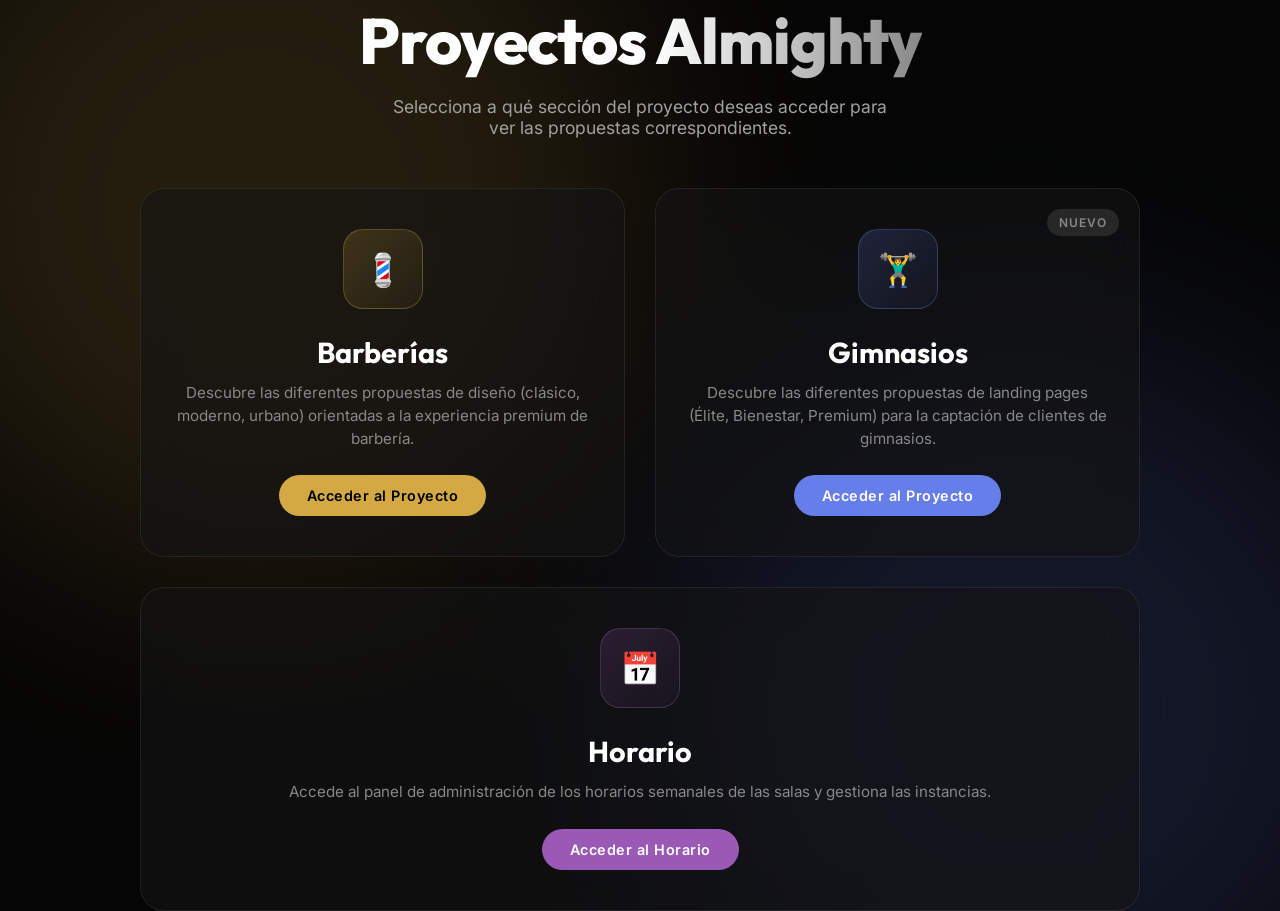
<file: index.html>
<!DOCTYPE html>
<html lang="es">

<head>
    <meta charset="UTF-8">
    <meta name="viewport" content="width=device-width, initial-scale=1.0">
    <meta name="description" content="Portal de Proyectos Almighty - Barbería y Gym">
    <title>Proyectos Almighty | Portal Principal</title>
    <link rel="preconnect" href="https://fonts.googleapis.com">
    <link rel="preconnect" href="https://fonts.gstatic.com" crossorigin>
    <link href="https://fonts.googleapis.com/css2?family=Outfit:wght@400;600;800&family=Inter:wght@400;600&display=swap"
        rel="stylesheet">
    <style>
        * {
            margin: 0;
            padding: 0;
            box-sizing: border-box;
        }

        body {
            font-family: 'Inter', sans-serif;
            background-color: #050505;
            color: #ffffff;
            min-height: 100vh;
            display: flex;
            flex-direction: column;
            align-items: center;
            justify-content: center;
            overflow-x: hidden;
            position: relative;
        }

        /* Fondo dinámico */
        .ambient-bg {
            position: absolute;
            top: 0;
            left: 0;
            width: 100%;
            height: 100%;
            overflow: hidden;
            z-index: -1;
        }

        .ambient-bg::before,
        .ambient-bg::after {
            content: '';
            position: absolute;
            width: 60vw;
            height: 60vw;
            border-radius: 50%;
            filter: blur(120px);
            opacity: 0.15;
            animation: pulse 10s infinite alternate;
        }

        .ambient-bg::before {
            background: #D4A843;
            top: -20%;
            left: -10%;
        }

        .ambient-bg::after {
            background: #667eea;
            bottom: -20%;
            right: -10%;
            animation-delay: 5s;
        }

        @keyframes pulse {
            0% {
                transform: scale(1) translate(0, 0);
            }

            100% {
                transform: scale(1.1) translate(5%, 5%);
            }
        }

        .header {
            text-align: center;
            margin-bottom: 50px;
            z-index: 10;
        }

        .header h1 {
            font-family: 'Outfit', sans-serif;
            font-size: clamp(2.5rem, 6vw, 4rem);
            font-weight: 800;
            letter-spacing: -1px;
            margin-bottom: 15px;
        }

        .header h1 span {
            background: linear-gradient(to right, #ffffff, #888888);
            -webkit-background-clip: text;
            -webkit-text-fill-color: transparent;
        }

        .header p {
            font-size: 1.1rem;
            color: #a0a0a0;
            max-width: 500px;
            margin: 0 auto;
        }

        .projects-container {
            display: flex;
            gap: 30px;
            width: 90%;
            max-width: 1000px;
            z-index: 10;
            flex-wrap: wrap;
            justify-content: center;
        }

        .card {
            flex: 1;
            min-width: 320px;
            background: rgba(20, 20, 20, 0.6);
            backdrop-filter: blur(20px);
            border: 1px solid rgba(255, 255, 255, 0.08);
            border-radius: 24px;
            padding: 40px 30px;
            text-align: center;
            text-decoration: none;
            color: #fff;
            transition: all 0.4s cubic-bezier(0.25, 0.8, 0.25, 1);
            position: relative;
            overflow: hidden;
            display: flex;
            flex-direction: column;
            align-items: center;
        }

        .card::before {
            content: '';
            position: absolute;
            top: 0;
            left: 0;
            width: 100%;
            height: 100%;
            background: linear-gradient(135deg, rgba(255, 255, 255, 0.1) 0%, rgba(255, 255, 255, 0) 100%);
            opacity: 0;
            transition: opacity 0.4s;
        }

        .card:hover:not(.disabled) {
            transform: translateY(-10px);
            border-color: rgba(255, 255, 255, 0.2);
            box-shadow: 0 20px 40px rgba(0, 0, 0, 0.4);
        }

        .card:hover:not(.disabled)::before {
            opacity: 1;
        }

        .icon-wrapper {
            width: 80px;
            height: 80px;
            border-radius: 20px;
            display: flex;
            align-items: center;
            justify-content: center;
            font-size: 2rem;
            margin-bottom: 25px;
            transition: transform 0.4s;
            position: relative;
        }

        .card:hover:not(.disabled) .icon-wrapper {
            transform: scale(1.1);
        }

        .barber-icon {
            background: linear-gradient(135deg, rgba(212, 168, 67, 0.2), rgba(212, 168, 67, 0.05));
            border: 1px solid rgba(212, 168, 67, 0.3);
            color: #D4A843;
        }

        .gym-icon {
            background: linear-gradient(135deg, rgba(102, 126, 234, 0.2), rgba(102, 126, 234, 0.05));
            border: 1px solid rgba(102, 126, 234, 0.3);
            color: #667eea;
        }

        .card h2 {
            font-family: 'Outfit', sans-serif;
            font-size: 1.8rem;
            margin-bottom: 12px;
            z-index: 1;
        }

        .card p {
            color: #888;
            font-size: 0.95rem;
            line-height: 1.5;
            margin-bottom: 25px;
            z-index: 1;
        }

        .btn {
            padding: 12px 28px;
            border-radius: 100px;
            font-weight: 600;
            font-size: 0.9rem;
            letter-spacing: 0.5px;
            transition: all 0.3s;
            z-index: 1;
        }

        .btn-gold {
            background: #D4A843;
            color: #000;
            border: none;
        }

        .card:hover:not(.disabled) .btn-gold {
            box-shadow: 0 0 20px rgba(212, 168, 67, 0.4);
        }

        .btn-blue {
            background: #667eea;
            color: #fff;
            border: none;
        }

        .card:hover:not(.disabled) .btn-blue {
            box-shadow: 0 0 20px rgba(102, 126, 234, 0.4);
        }

        .btn-purple {
            background: #9b59b6;
            color: #fff;
            border: none;
        }

        .card:hover:not(.disabled) .btn-purple {
            box-shadow: 0 0 20px rgba(155, 89, 182, 0.4);
        }

        .schedule-icon {
            background: linear-gradient(135deg, rgba(155, 89, 182, 0.2), rgba(155, 89, 182, 0.05));
            border: 1px solid rgba(155, 89, 182, 0.3);
            color: #9b59b6;
        }

        /* Estilos para estado deshabilitado (Gym) */
        .card.disabled {
            cursor: default;
            opacity: 0.8;
        }

        .card.disabled .btn {
            background: transparent;
            border: 1px solid #444;
            color: #666;
        }

        .badge {
            position: absolute;
            top: 20px;
            right: 20px;
            background: rgba(255, 255, 255, 0.1);
            padding: 6px 12px;
            border-radius: 30px;
            font-size: 0.75rem;
            font-weight: 600;
            letter-spacing: 1px;
            text-transform: uppercase;
            color: #888;
        }

        @media (max-width: 768px) {
            .projects-container {
                flex-direction: column;
                gap: 20px;
            }
        }
    </style>
</head>

<body>
    <div class="ambient-bg"></div>

    <div class="header">
        <h1>Proyectos <span>Almighty</span></h1>
        <p>Selecciona a qué sección del proyecto deseas acceder para ver las propuestas correspondientes.</p>
    </div>

    <div class="projects-container">
        <!-- Tarjeta de Barbería (Activa) -->
        <a href="Barberias/index.html" class="card">
            <div class="icon-wrapper barber-icon">
                💈
            </div>
            <h2>Barberías</h2>
            <p>Descubre las diferentes propuestas de diseño (clásico, moderno, urbano) orientadas a la experiencia
                premium de barbería.</p>
            <div class="btn btn-gold">Acceder al Proyecto</div>
        </a>

        <!-- Tarjeta de Gym (Activa) -->
        <a href="Gym/index.html" class="card">
            <div class="badge">Nuevo</div>
            <div class="icon-wrapper gym-icon">
                🏋️‍♂️
            </div>
            <h2>Gimnasios</h2>
            <p>Descubre las diferentes propuestas de landing pages (Élite, Bienestar, Premium) para la captación de
                clientes de gimnasios.</p>
            <div class="btn btn-blue">Acceder al Proyecto</div>
        </a>

        <!-- Tarjeta de Horarios -->
        <a href="dy.html" class="card">
            <div class="icon-wrapper schedule-icon">
                📅
            </div>
            <h2>Horario</h2>
            <p>Accede al panel de administración de los horarios semanales de las salas y gestiona las instancias.</p>
            <div class="btn btn-purple">Acceder al Horario</div>
        </a>
    </div>
</body>

</html>
</file>
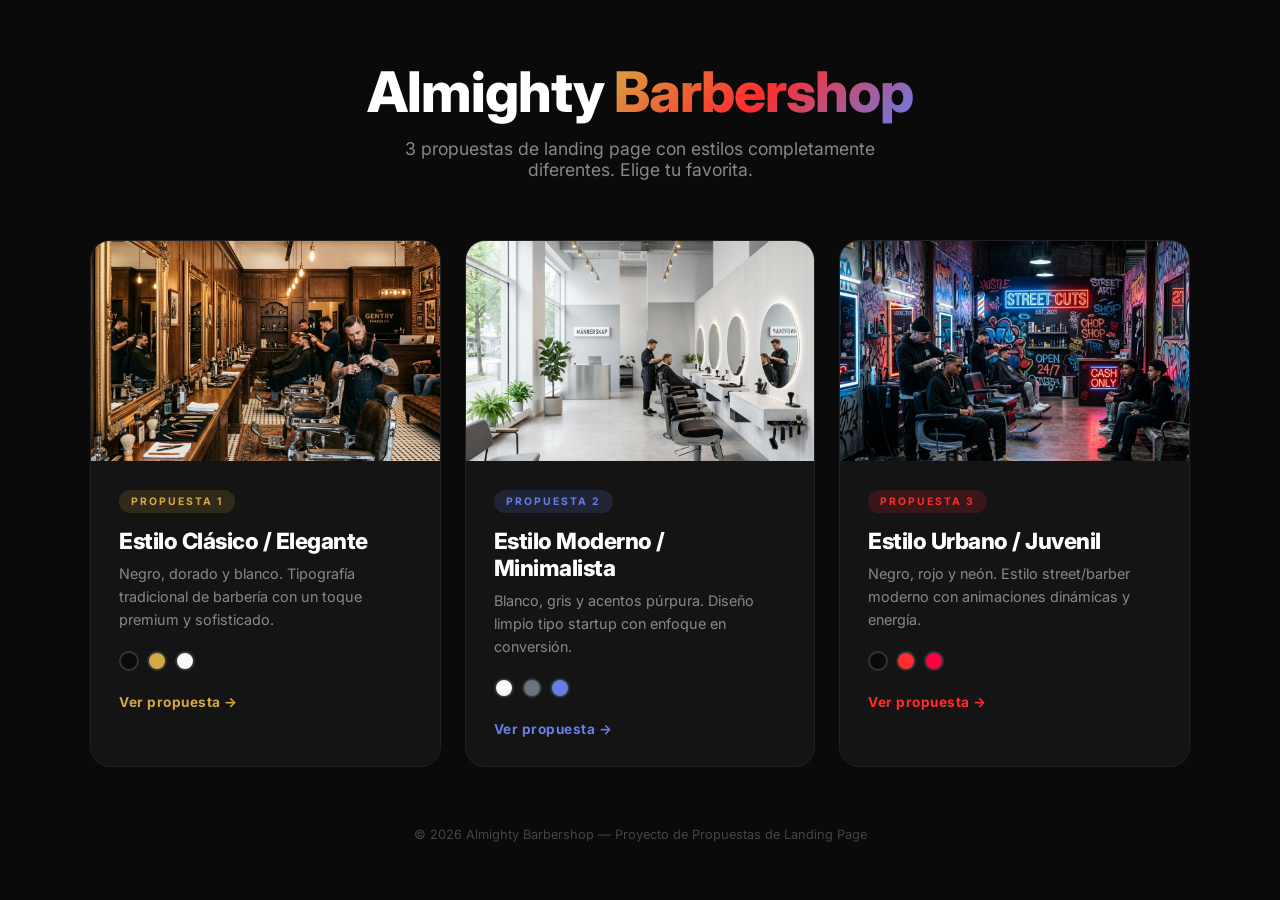
<file: Barberias/index.html>
<!DOCTYPE html>
<html lang="es">
<head>
    <meta charset="UTF-8">
    <meta name="viewport" content="width=device-width, initial-scale=1.0">
    <meta name="description" content="Barbería profesional en Tipitapa. Cortes modernos, barba, estilos urbanos. Agenda por WhatsApp fácilmente.">
    <meta name="keywords" content="barberia Tipitapa, cortes de cabello, barber shop Nicaragua, Barbería profesional, estilos de barba, corte moderno, barbería urbana, agenda por WhatsApp">
    <meta name="robots" content="index, follow">
    <link rel="canonical" href="https://proyecto-almighty.vercel.app/Barberias/">
    <meta property="og:title" content="Barbería en Tipitapa - Almighty Barbershop">
    <meta property="og:description" content="Reserva tu cita fácil por WhatsApp en Tipitapa. Cortes de cabello, barbas y más.">
    <meta property="og:type" content="website">
    <meta property="og:url" content="https://proyecto-almighty.vercel.app/Barberias/">
    <meta property="og:image" content="https://proyecto-almighty.vercel.app/Barberias/assets/img/hero-classic.png">
    <meta property="og:locale" content="es_NI">
    <title>Almighty Barbershop - Propuestas</title>
    <script type="application/ld+json">
    {
      "@context": "https://schema.org",
      "@type": "Barbershop",
      "name": "Almighty Barbershop",
      "image": "https://proyecto-almighty.vercel.app/Barberias/assets/img/hero-classic.png",
      "url": "https://proyecto-almighty.vercel.app/Barberias/",
      "telephone": "+50587931783",
      "address": {
        "@type": "PostalAddress",
        "addressLocality": "Tipitapa",
        "addressCountry": "NI"
      }
    }
    </script>
    <link rel="preconnect" href="https://fonts.gstatic.com" crossorigin>
    <link href="https://fonts.googleapis.com/css2?family=Inter:wght@400;600;700;800&display=swap" rel="stylesheet">
    <style>
        *, *::before, *::after { margin: 0; padding: 0; box-sizing: border-box; }
        
        body {
            font-family: 'Inter', sans-serif;
            background: #0A0A0A;
            color: #fff;
            min-height: 100vh;
            display: flex;
            flex-direction: column;
            align-items: center;
            justify-content: center;
            padding: 40px 20px;
        }

        .header {
            text-align: center;
            margin-bottom: 60px;
        }

        .header h1 {
            font-size: clamp(2rem, 5vw, 3.5rem);
            font-weight: 800;
            margin-bottom: 12px;
            letter-spacing: -1px;
        }

        .header h1 span {
            background: linear-gradient(135deg, #D4A843, #FF2D2D, #667eea);
            -webkit-background-clip: text;
            -webkit-text-fill-color: transparent;
            background-clip: text;
        }

        .header p {
            color: #888;
            font-size: 1.1rem;
            max-width: 500px;
            margin: 0 auto;
        }

        .cards {
            display: grid;
            grid-template-columns: repeat(auto-fit, minmax(320px, 1fr));
            gap: 24px;
            max-width: 1100px;
            width: 100%;
        }

        .card {
            background: #141414;
            border: 1px solid #222;
            border-radius: 20px;
            overflow: hidden;
            transition: all 0.4s cubic-bezier(0.4, 0, 0.2, 1);
            cursor: pointer;
            text-decoration: none;
            color: inherit;
        }

        .card:hover {
            transform: translateY(-8px);
            border-color: #444;
            box-shadow: 0 20px 60px rgba(0, 0, 0, 0.5);
        }

        .card-img {
            height: 220px;
            overflow: hidden;
        }

        .card-img img {
            width: 100%;
            height: 100%;
            object-fit: cover;
            transition: transform 0.6s ease;
        }

        .card:hover .card-img img {
            transform: scale(1.08);
        }

        .card-body {
            padding: 28px;
        }

        .card-tag {
            display: inline-block;
            font-size: 0.65rem;
            font-weight: 700;
            letter-spacing: 2px;
            text-transform: uppercase;
            padding: 5px 12px;
            border-radius: 20px;
            margin-bottom: 14px;
        }

        .tag-1 { background: rgba(212, 168, 67, 0.15); color: #D4A843; }
        .tag-2 { background: rgba(102, 126, 234, 0.15); color: #667eea; }
        .tag-3 { background: rgba(255, 45, 45, 0.15); color: #FF2D2D; }

        .card h2 {
            font-size: 1.4rem;
            font-weight: 800;
            margin-bottom: 8px;
            letter-spacing: -0.5px;
        }

        .card p {
            color: #888;
            font-size: 0.9rem;
            line-height: 1.6;
            margin-bottom: 20px;
        }

        .card-colors {
            display: flex;
            gap: 8px;
            margin-bottom: 20px;
        }

        .color-dot {
            width: 20px;
            height: 20px;
            border-radius: 50%;
            border: 2px solid #333;
        }

        .card-link {
            display: inline-flex;
            align-items: center;
            gap: 6px;
            font-size: 0.85rem;
            font-weight: 700;
            letter-spacing: 0.5px;
            transition: all 0.3s ease;
        }

        .card:nth-child(1) .card-link { color: #D4A843; }
        .card:nth-child(2) .card-link { color: #667eea; }
        .card:nth-child(3) .card-link { color: #FF2D2D; }

        .card:hover .card-link { gap: 12px; }

        .footer {
            margin-top: 60px;
            color: #444;
            font-size: 0.8rem;
            text-align: center;
        }

        @media (max-width: 768px) {
            .cards {
                grid-template-columns: 1fr;
            }
        }
    </style>
</head>
<body>
    <div class="header">
        <h1>Almighty <span>Barbershop</span></h1>
        <p>3 propuestas de landing page con estilos completamente diferentes. Elige tu favorita.</p>
    </div>

    <div class="cards">
        <a href="propuesta1/index.html" class="card">
            <div class="card-img">
                <img src="assets/img/hero-classic.png" alt="Propuesta 1 - Clásica">
            </div>
            <div class="card-body">
                <span class="card-tag tag-1">PROPUESTA 1</span>
                <h2>Estilo Clásico / Elegante</h2>
                <p>Negro, dorado y blanco. Tipografía tradicional de barbería con un toque premium y sofisticado.</p>
                <div class="card-colors">
                    <div class="color-dot" style="background: #0A0A0A;"></div>
                    <div class="color-dot" style="background: #D4A843;"></div>
                    <div class="color-dot" style="background: #FAFAFA;"></div>
                </div>
                <span class="card-link">Ver propuesta →</span>
            </div>
        </a>

        <a href="propuesta2/index.html" class="card">
            <div class="card-img">
                <img src="assets/img/hero-modern.png" alt="Propuesta 2 - Moderna">
            </div>
            <div class="card-body">
                <span class="card-tag tag-2">PROPUESTA 2</span>
                <h2>Estilo Moderno / Minimalista</h2>
                <p>Blanco, gris y acentos púrpura. Diseño limpio tipo startup con enfoque en conversión.</p>
                <div class="card-colors">
                    <div class="color-dot" style="background: #FAFBFC;"></div>
                    <div class="color-dot" style="background: #6B7280;"></div>
                    <div class="color-dot" style="background: #667eea;"></div>
                </div>
                <span class="card-link">Ver propuesta →</span>
            </div>
        </a>

        <a href="propuesta3/index.html" class="card">
            <div class="card-img">
                <img src="assets/img/hero-urban.png" alt="Propuesta 3 - Urbana">
            </div>
            <div class="card-body">
                <span class="card-tag tag-3">PROPUESTA 3</span>
                <h2>Estilo Urbano / Juvenil</h2>
                <p>Negro, rojo y neón. Estilo street/barber moderno con animaciones dinámicas y energía.</p>
                <div class="card-colors">
                    <div class="color-dot" style="background: #0A0A0A;"></div>
                    <div class="color-dot" style="background: #FF2D2D;"></div>
                    <div class="color-dot" style="background: #FF0040;"></div>
                </div>
                <span class="card-link">Ver propuesta →</span>
            </div>
        </a>
    </div>

    <div class="footer">
        <p>&copy; 2026 Almighty Barbershop — Proyecto de Propuestas de Landing Page</p>
    </div>
</body>
</html>
</file>
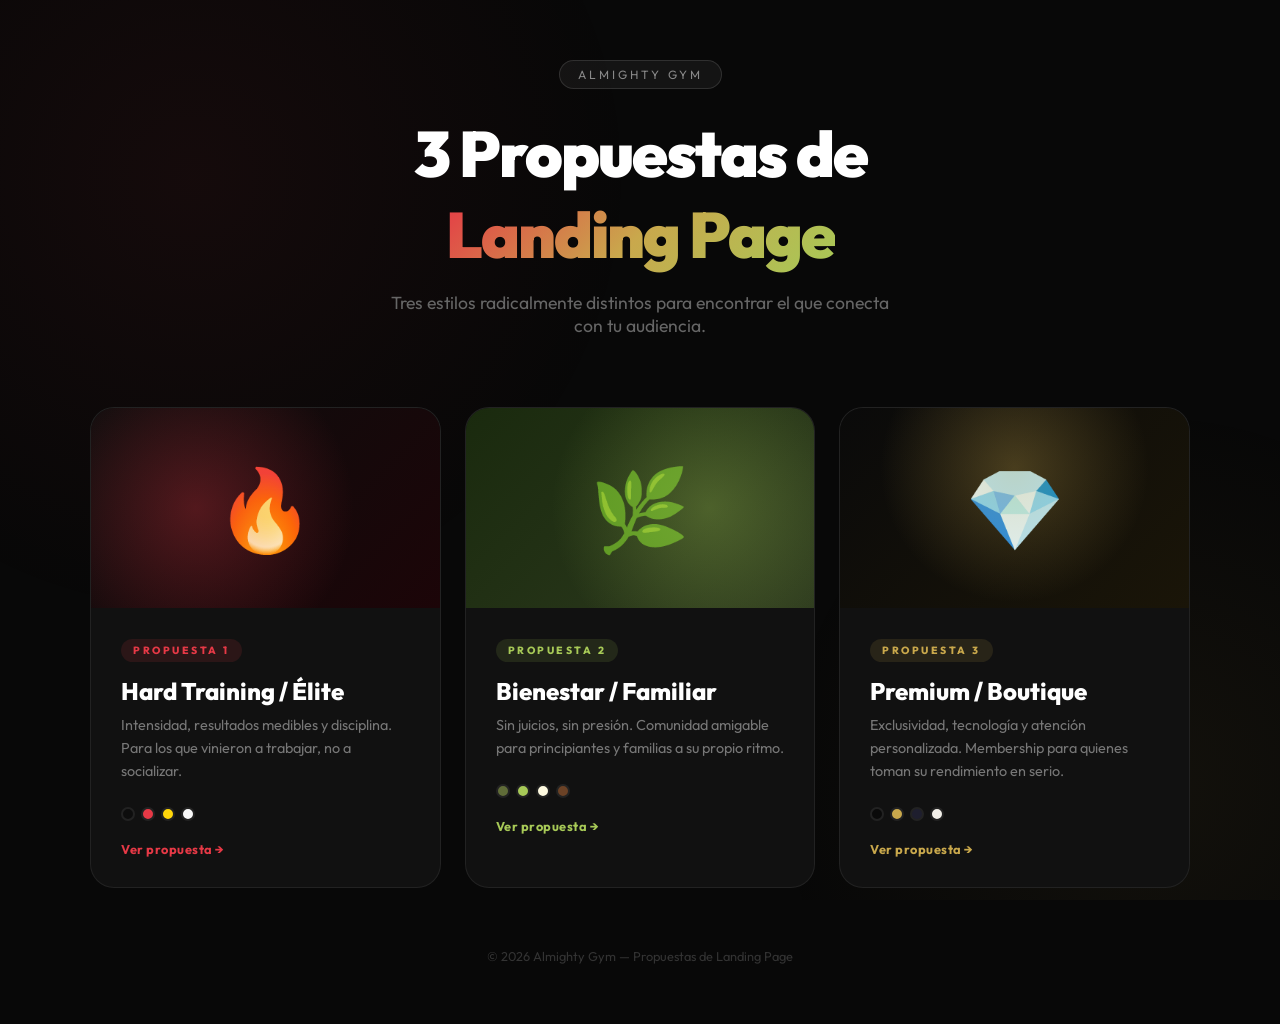
<file: Gym/index.html>
<!DOCTYPE html>
<html lang="es">
<head>
  <meta charset="UTF-8">
  <meta name="viewport" content="width=device-width, initial-scale=1.0">
  <title>Almighty Gym | Propuestas de Landing Page</title>
  <link rel="preconnect" href="https://fonts.googleapis.com">
  <link rel="preconnect" href="https://fonts.gstatic.com" crossorigin>
  <link href="https://fonts.googleapis.com/css2?family=Outfit:wght@400;600;800;900&display=swap" rel="stylesheet">
  <style>
    *, *::before, *::after { margin: 0; padding: 0; box-sizing: border-box; }
    body {
      font-family: 'Outfit', sans-serif;
      background: #080808;
      color: #fff;
      min-height: 100vh;
      display: flex;
      flex-direction: column;
      align-items: center;
      justify-content: center;
      padding: 60px 20px;
    }
    .ambient {
      position: fixed; inset: 0; z-index: -1; overflow: hidden;
    }
    .ambient::before {
      content: ''; position: absolute;
      width: 70vw; height: 70vw; border-radius: 50%;
      background: radial-gradient(circle, #E63946 0%, transparent 70%);
      top: -30%; left: -20%; opacity: 0.06;
      animation: drift 12s ease-in-out infinite alternate;
    }
    .ambient::after {
      content: ''; position: absolute;
      width: 60vw; height: 60vw; border-radius: 50%;
      background: radial-gradient(circle, #C9A84C 0%, transparent 70%);
      bottom: -30%; right: -20%; opacity: 0.06;
      animation: drift 15s ease-in-out infinite alternate-reverse;
    }
    @keyframes drift { from { transform: scale(1); } to { transform: scale(1.15) translate(3%, 3%); } }

    .header { text-align: center; margin-bottom: 70px; }
    .header .badge {
      display: inline-block;
      border: 1px solid rgba(255,255,255,0.12);
      background: rgba(255,255,255,0.05);
      padding: 6px 18px; border-radius: 100px;
      font-size: 0.75rem; letter-spacing: 3px; text-transform: uppercase;
      color: #888; margin-bottom: 24px;
    }
    .header h1 {
      font-size: clamp(2.5rem, 5vw, 4rem);
      font-weight: 900; letter-spacing: -2px; margin-bottom: 16px;
    }
    .header h1 span { background: linear-gradient(135deg, #E63946, #C9A84C, #A7C957); -webkit-background-clip: text; -webkit-text-fill-color: transparent; background-clip: text; }
    .header p { color: #666; font-size: 1.1rem; max-width: 520px; margin: 0 auto; }

    .cards {
      display: grid;
      grid-template-columns: repeat(auto-fit, minmax(300px, 1fr));
      gap: 24px; max-width: 1100px; width: 100%;
    }
    .card {
      border-radius: 24px; overflow: hidden;
      text-decoration: none; color: #fff;
      border: 1px solid rgba(255,255,255,0.07);
      transition: all 0.4s ease;
      cursor: pointer; background: #111;
    }
    .card:hover { transform: translateY(-10px); box-shadow: 0 30px 60px rgba(0,0,0,0.5); }

    .card-hero {
      height: 200px; display: flex; align-items: center; justify-content: center;
      font-size: 5rem; position: relative; overflow: hidden;
    }
    .card-a .card-hero { background: linear-gradient(135deg, #0D0D0D, #1C0508); }
    .card-b .card-hero { background: linear-gradient(135deg, #1a2a0e, #2d3a1e); }
    .card-c .card-hero { background: linear-gradient(135deg, #0A0A0A, #1a1508); }

    .card-hero::after {
      content: ''; position: absolute; inset: 0;
    }
    .card-a .card-hero::after { background: radial-gradient(circle at 30% 50%, rgba(230,57,70,0.3) 0%, transparent 60%); }
    .card-b .card-hero::after { background: radial-gradient(circle at 70% 50%, rgba(167,201,87,0.3) 0%, transparent 60%); }
    .card-c .card-hero::after { background: radial-gradient(circle at 50% 30%, rgba(201,168,76,0.3) 0%, transparent 60%); }

    .card-body { padding: 30px; }
    .card-tag {
      display: inline-block; font-size: 0.65rem; font-weight: 800;
      letter-spacing: 2.5px; text-transform: uppercase;
      padding: 5px 12px; border-radius: 20px; margin-bottom: 14px;
    }
    .card-a .card-tag { background: rgba(230,57,70,0.12); color: #E63946; }
    .card-b .card-tag { background: rgba(167,201,87,0.12); color: #A7C957; }
    .card-c .card-tag { background: rgba(201,168,76,0.12); color: #C9A84C; }

    .card h2 { font-size: 1.5rem; font-weight: 800; margin-bottom: 8px; }
    .card p { color: #777; font-size: 0.9rem; line-height: 1.6; margin-bottom: 24px; }

    .card-meta {
      display: flex; align-items: center; gap: 8px;
      font-size: 0.8rem; font-weight: 700; letter-spacing: 0.5px;
      transition: gap 0.3s;
    }
    .card:hover .card-meta { gap: 14px; }
    .card-a .card-meta { color: #E63946; }
    .card-b .card-meta { color: #A7C957; }
    .card-c .card-meta { color: #C9A84C; }

    .dots { display: flex; gap: 6px; margin-bottom: 20px; }
    .dot { width: 14px; height: 14px; border-radius: 50%; border: 2px solid #222; }

    footer { margin-top: 60px; color: #333; font-size: 0.8rem; text-align: center; }

    @media (max-width: 600px) { .cards { grid-template-columns: 1fr; } }
  </style>
</head>
<body>
  <div class="ambient"></div>

  <div class="header">
    <div class="badge">Almighty Gym</div>
    <h1>3 Propuestas de<br><span>Landing Page</span></h1>
    <p>Tres estilos radicalmente distintos para encontrar el que conecta con tu audiencia.</p>
  </div>

  <div class="cards">
    <a href="propuesta1/index.html" class="card card-a">
      <div class="card-hero">🔥</div>
      <div class="card-body">
        <span class="card-tag">Propuesta 1</span>
        <h2>Hard Training / Élite</h2>
        <p>Intensidad, resultados medibles y disciplina. Para los que vinieron a trabajar, no a socializar.</p>
        <div class="dots">
          <div class="dot" style="background:#0D0D0D"></div>
          <div class="dot" style="background:#E63946"></div>
          <div class="dot" style="background:#FFD60A"></div>
          <div class="dot" style="background:#F8F8F8"></div>
        </div>
        <div class="card-meta">Ver propuesta →</div>
      </div>
    </a>

    <a href="propuesta2/index.html" class="card card-b">
      <div class="card-hero">🌿</div>
      <div class="card-body">
        <span class="card-tag">Propuesta 2</span>
        <h2>Bienestar / Familiar</h2>
        <p>Sin juicios, sin presión. Comunidad amigable para principiantes y familias a su propio ritmo.</p>
        <div class="dots">
          <div class="dot" style="background:#606C38"></div>
          <div class="dot" style="background:#A7C957"></div>
          <div class="dot" style="background:#FEFAE0"></div>
          <div class="dot" style="background:#6B4226"></div>
        </div>
        <div class="card-meta">Ver propuesta →</div>
      </div>
    </a>

    <a href="propuesta3/index.html" class="card card-c">
      <div class="card-hero">💎</div>
      <div class="card-body">
        <span class="card-tag">Propuesta 3</span>
        <h2>Premium / Boutique</h2>
        <p>Exclusividad, tecnología y atención personalizada. Membership para quienes toman su rendimiento en serio.</p>
        <div class="dots">
          <div class="dot" style="background:#0A0A0A"></div>
          <div class="dot" style="background:#C9A84C"></div>
          <div class="dot" style="background:#1E1E2E"></div>
          <div class="dot" style="background:#F2EFE9"></div>
        </div>
        <div class="card-meta">Ver propuesta →</div>
      </div>
    </a>
  </div>

  <footer><p>&copy; 2026 Almighty Gym — Propuestas de Landing Page</p></footer>
</body>
</html>
</file>
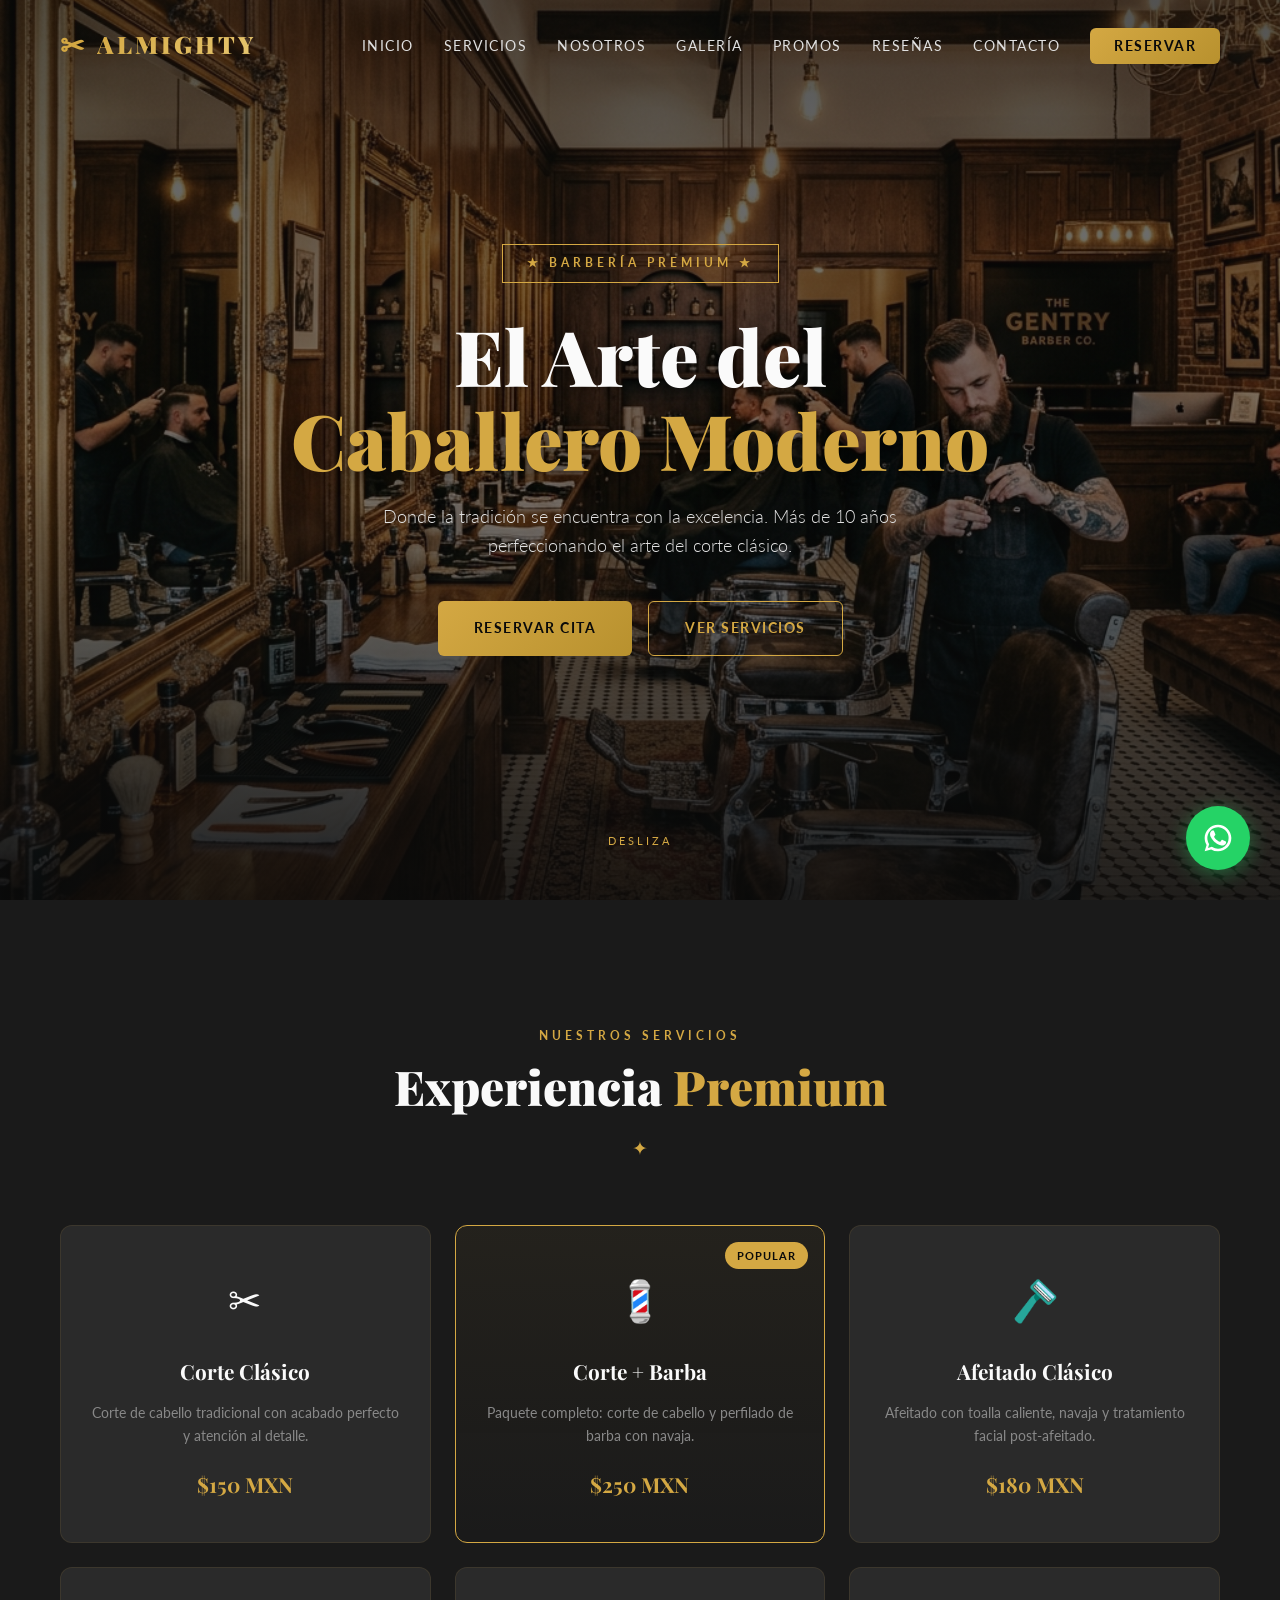
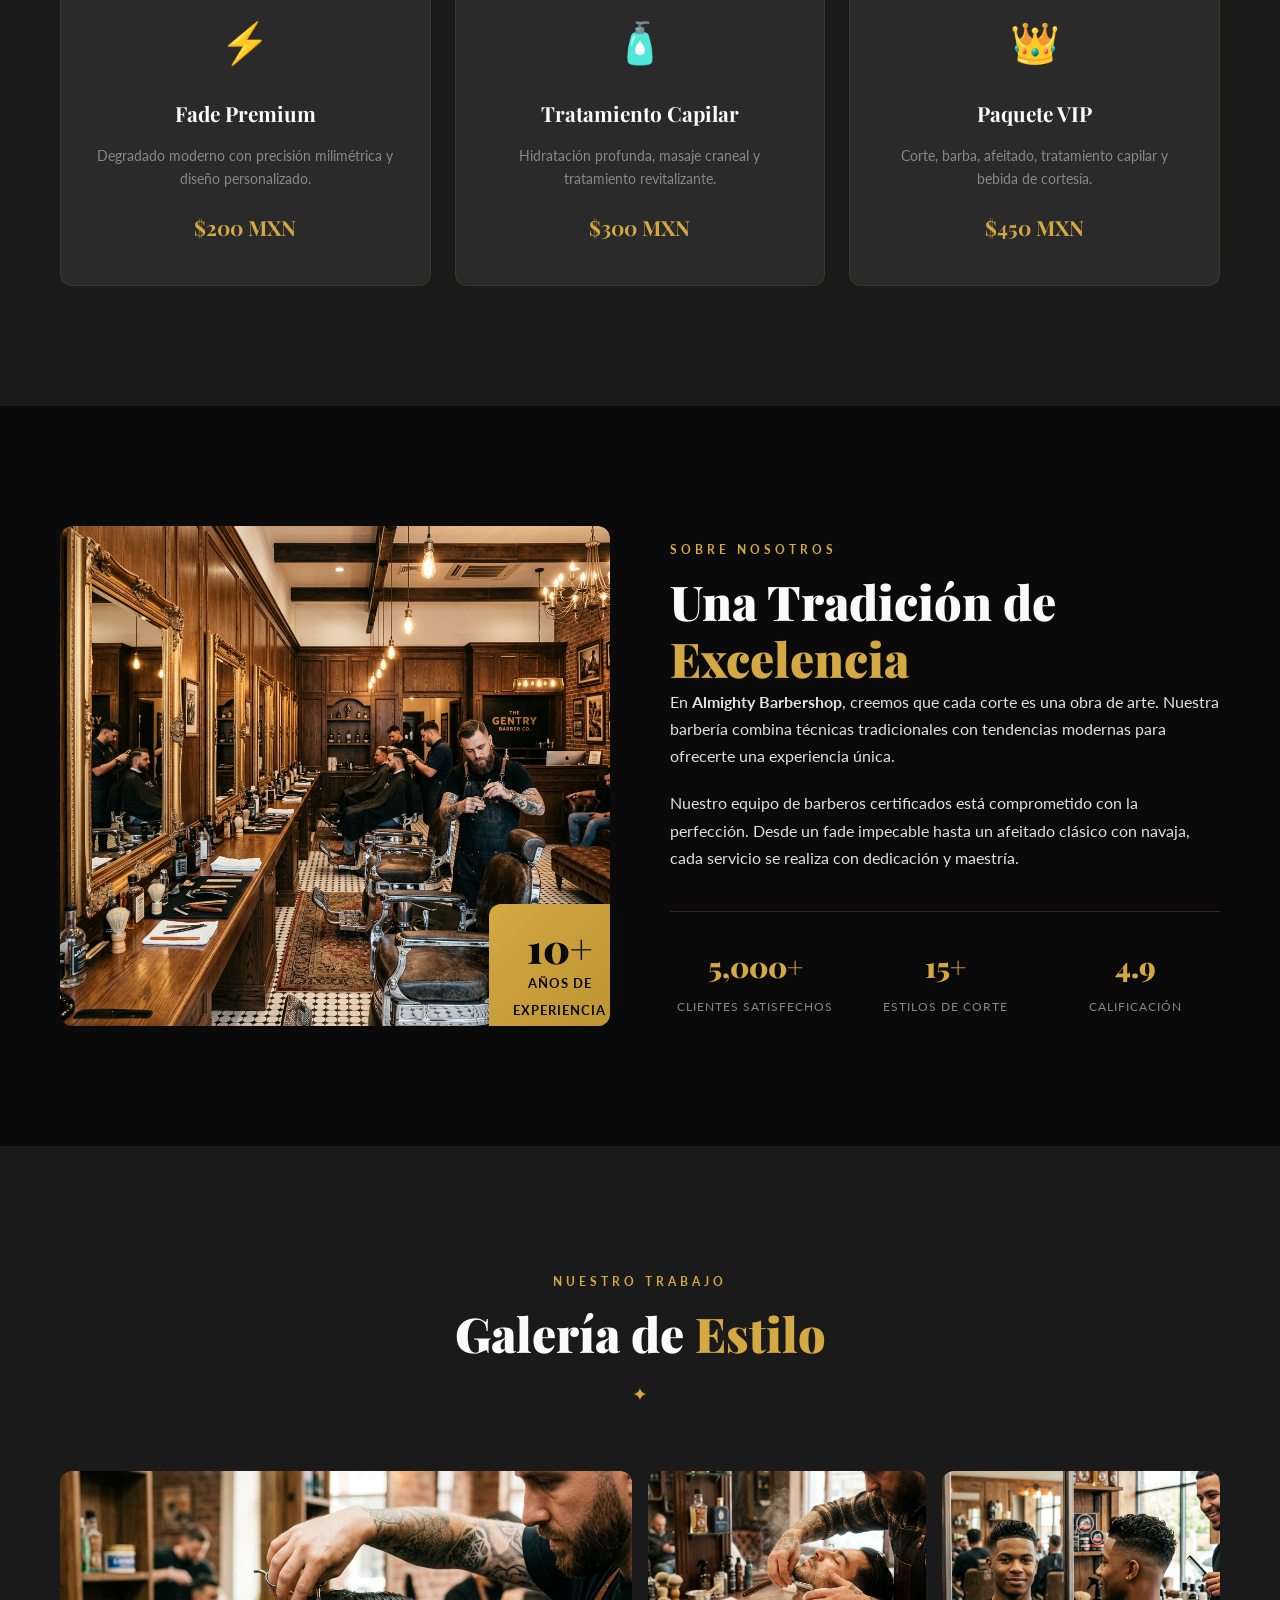
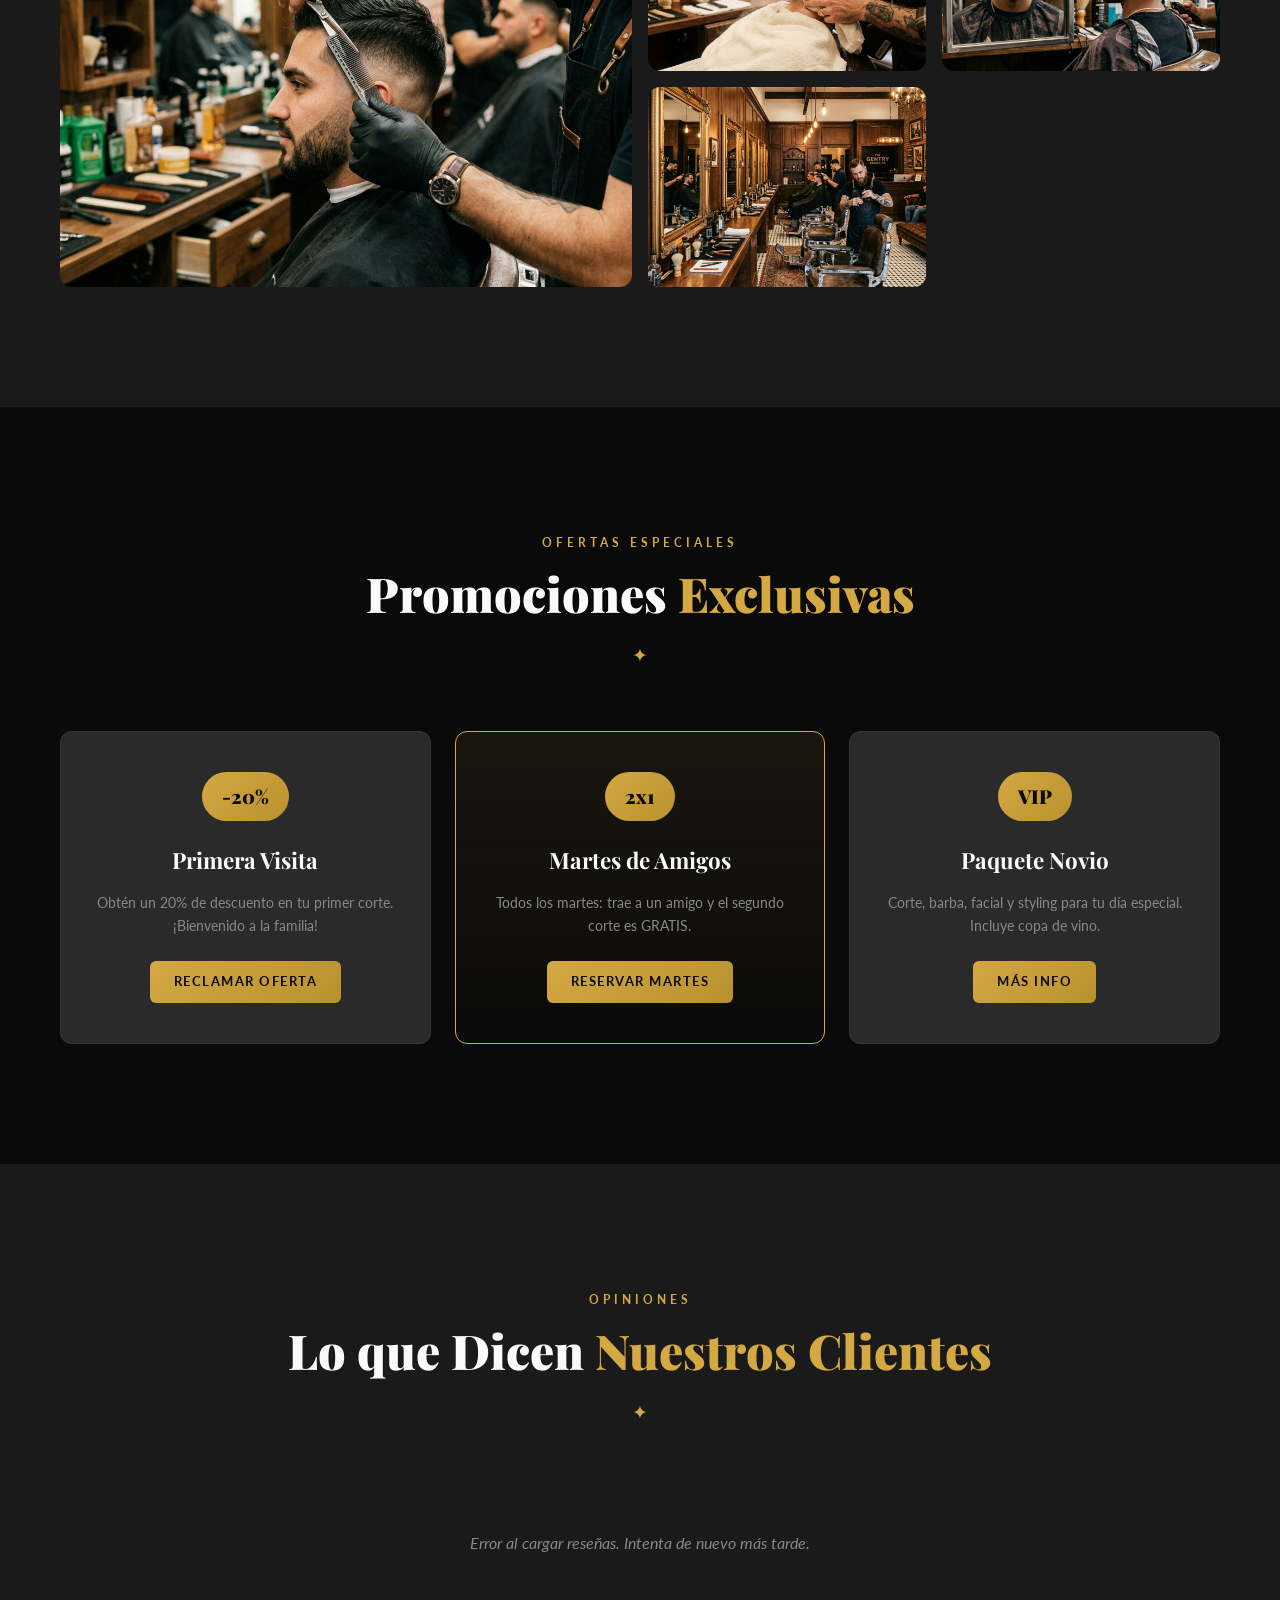
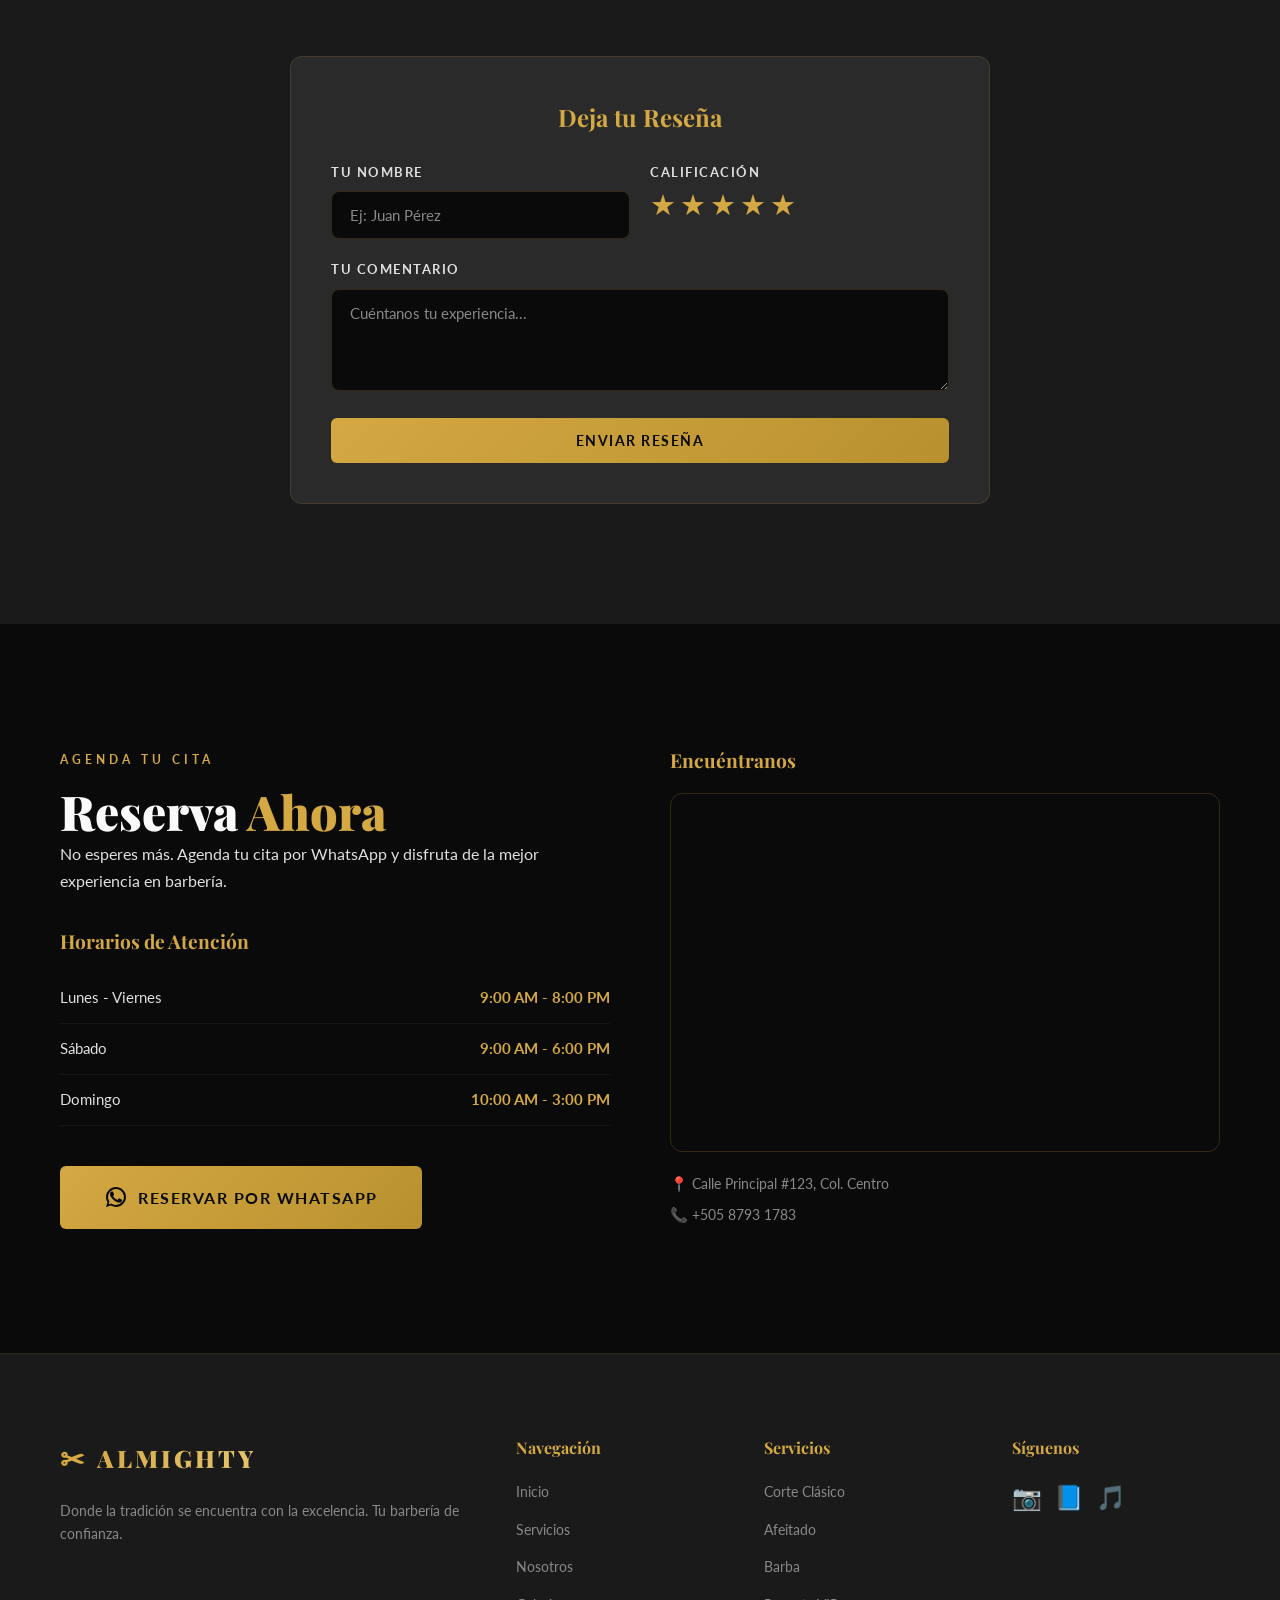
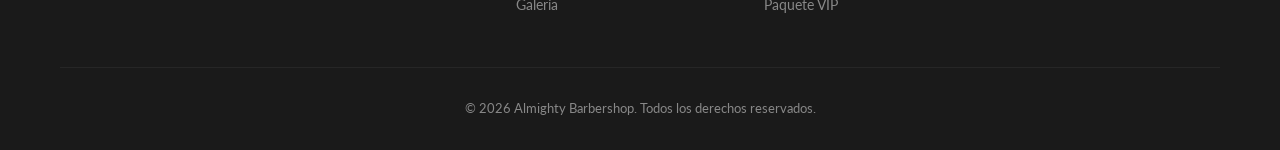
<file: propuesta1/index.html>
<!DOCTYPE html>
<html lang="es">
<head>
    <meta charset="UTF-8">
    <meta name="viewport" content="width=device-width, initial-scale=1.0">
    <meta name="description" content="Almighty Barbershop - La barbería clásica con estilo premium en Tipitapa. Cortes de cabello, afeitados y grooming de lujo. Reserva tu cita ahora.">
    <meta name="keywords" content="barbería Tipitapa, cortes de cabello, afeitado, grooming, barbershop, citas">
    <meta name="author" content="Almighty Barbershop">
    <meta name="robots" content="index, follow">
    <link rel="canonical" href="https://proyecto-almighty.vercel.app/propuesta1/index.html">
    <meta property="og:title" content="Almighty Barbershop - Estilo Clásico Premium">
    <meta property="og:description" content="Experimenta el arte del barbero en Tipitapa. Cortes clásicos, afeitados premium y un ambiente de lujo.">
    <meta property="og:type" content="website">
    <meta property="og:url" content="https://proyecto-almighty.vercel.app/propuesta1/index.html">
    <meta property="og:image" content="https://proyecto-almighty.vercel.app/assets/img/hero-classic.png">
    <meta property="og:locale" content="es_NI">
    <title>Almighty Barbershop | Estilo Clásico & Elegante</title>
    <script type="application/ld+json">
    {
      "@context": "https://schema.org",
      "@type": "Barbershop",
      "name": "Almighty Barbershop",
      "image": "https://proyecto-almighty.vercel.app/assets/img/hero-classic.png",
      "url": "https://proyecto-almighty.vercel.app/propuesta1/index.html",
      "telephone": "+50587931783",
      "address": {
        "@type": "PostalAddress",
        "addressLocality": "Tipitapa",
        "addressCountry": "NI"
      }
    }
    </script>
    <link rel="preconnect" href="https://fonts.googleapis.com">
    <link rel="preconnect" href="https://fonts.gstatic.com" crossorigin>
    <link href="https://fonts.googleapis.com/css2?family=Playfair+Display:ital,wght@0,400;0,700;0,900;1,400&family=Lato:wght@300;400;700&display=swap" rel="stylesheet">
    <link rel="stylesheet" href="classic.css">
</head>
<body>
    <!-- ========== NAVEGACIÓN ========== -->
    <nav class="navbar" id="navbar">
        <div class="container nav-container">
            <a href="#" class="logo">
                <span class="logo-icon">✂</span>
                <span class="logo-text">ALMIGHTY</span>
            </a>
            <button class="nav-toggle" id="navToggle" aria-label="Menú">
                <span></span><span></span><span></span>
            </button>
            <ul class="nav-links" id="navLinks">
                <li><a href="#inicio">Inicio</a></li>
                <li><a href="#servicios">Servicios</a></li>
                <li><a href="#nosotros">Nosotros</a></li>
                <li><a href="#galeria">Galería</a></li>
                <li><a href="#promociones">Promos</a></li>
                <li><a href="#resenas">Reseñas</a></li>
                <li><a href="#contacto">Contacto</a></li>
                <li><a href="#reservar" class="nav-cta">Reservar</a></li>
            </ul>
        </div>
    </nav>

    <!-- ========== HERO ========== -->
    <header class="hero" id="inicio">
        <div class="hero-overlay"></div>
        <div class="hero-content">
            <div class="hero-badge">★ BARBERÍA PREMIUM ★</div>
            <h1 class="hero-title">El Arte del<br><span class="gold">Caballero Moderno</span></h1>
            <p class="hero-subtitle">Donde la tradición se encuentra con la excelencia. Más de 10 años perfeccionando el arte del corte clásico.</p>
            <div class="hero-actions">
                <a href="#reservar" class="btn btn-gold">Reservar Cita</a>
                <a href="#servicios" class="btn btn-outline">Ver Servicios</a>
            </div>
        </div>
        <div class="hero-scroll">
            <span>Desliza</span>
            <div class="scroll-line"></div>
        </div>
    </header>

    <!-- ========== SERVICIOS ========== -->
    <section class="services" id="servicios">
        <div class="container">
            <div class="section-header">
                <span class="section-tag">Nuestros Servicios</span>
                <h2 class="section-title">Experiencia <span class="gold">Premium</span></h2>
                <div class="title-ornament">✦</div>
            </div>
            <div class="services-grid">
                <div class="service-card">
                    <div class="service-icon">✂</div>
                    <h3>Corte Clásico</h3>
                    <p>Corte de cabello tradicional con acabado perfecto y atención al detalle.</p>
                    <span class="service-price">$150 MXN</span>
                </div>
                <div class="service-card featured">
                    <div class="service-badge">Popular</div>
                    <div class="service-icon">💈</div>
                    <h3>Corte + Barba</h3>
                    <p>Paquete completo: corte de cabello y perfilado de barba con navaja.</p>
                    <span class="service-price">$250 MXN</span>
                </div>
                <div class="service-card">
                    <div class="service-icon">🪒</div>
                    <h3>Afeitado Clásico</h3>
                    <p>Afeitado con toalla caliente, navaja y tratamiento facial post-afeitado.</p>
                    <span class="service-price">$180 MXN</span>
                </div>
                <div class="service-card">
                    <div class="service-icon">⚡</div>
                    <h3>Fade Premium</h3>
                    <p>Degradado moderno con precisión milimétrica y diseño personalizado.</p>
                    <span class="service-price">$200 MXN</span>
                </div>
                <div class="service-card">
                    <div class="service-icon">🧴</div>
                    <h3>Tratamiento Capilar</h3>
                    <p>Hidratación profunda, masaje craneal y tratamiento revitalizante.</p>
                    <span class="service-price">$300 MXN</span>
                </div>
                <div class="service-card">
                    <div class="service-icon">👑</div>
                    <h3>Paquete VIP</h3>
                    <p>Corte, barba, afeitado, tratamiento capilar y bebida de cortesía.</p>
                    <span class="service-price">$450 MXN</span>
                </div>
            </div>
        </div>
    </section>

    <!-- ========== SOBRE NOSOTROS ========== -->
    <section class="about" id="nosotros">
        <div class="container about-grid">
            <div class="about-image">
                <img src="../assets/img/hero-classic.png" alt="Interior de Almighty Barbershop" loading="lazy">
                <div class="about-experience">
                    <span class="exp-number">10+</span>
                    <span class="exp-text">Años de<br>Experiencia</span>
                </div>
            </div>
            <div class="about-content">
                <span class="section-tag">Sobre Nosotros</span>
                <h2 class="section-title">Una Tradición de <span class="gold">Excelencia</span></h2>
                <p>En <strong>Almighty Barbershop</strong>, creemos que cada corte es una obra de arte. Nuestra barbería combina técnicas tradicionales con tendencias modernas para ofrecerte una experiencia única.</p>
                <p>Nuestro equipo de barberos certificados está comprometido con la perfección. Desde un fade impecable hasta un afeitado clásico con navaja, cada servicio se realiza con dedicación y maestría.</p>
                <div class="about-stats">
                    <div class="stat">
                        <span class="stat-number">5,000+</span>
                        <span class="stat-label">Clientes Satisfechos</span>
                    </div>
                    <div class="stat">
                        <span class="stat-number">15+</span>
                        <span class="stat-label">Estilos de Corte</span>
                    </div>
                    <div class="stat">
                        <span class="stat-number">4.9</span>
                        <span class="stat-label">Calificación</span>
                    </div>
                </div>
            </div>
        </div>
    </section>

    <!-- ========== GALERÍA ========== -->
    <section class="gallery" id="galeria">
        <div class="container">
            <div class="section-header">
                <span class="section-tag">Nuestro Trabajo</span>
                <h2 class="section-title">Galería de <span class="gold">Estilo</span></h2>
                <div class="title-ornament">✦</div>
            </div>
            <div class="gallery-grid">
                <div class="gallery-item large">
                    <img src="../assets/img/service-1.png" alt="Corte clásico en progreso" loading="lazy">
                    <div class="gallery-overlay">
                        <span>Corte Clásico</span>
                    </div>
                </div>
                <div class="gallery-item">
                    <img src="../assets/img/service-2.png" alt="Afeitado con navaja" loading="lazy">
                    <div class="gallery-overlay">
                        <span>Afeitado Premium</span>
                    </div>
                </div>
                <div class="gallery-item">
                    <img src="../assets/img/service-3.png" alt="Resultado de fade moderno" loading="lazy">
                    <div class="gallery-overlay">
                        <span>Fade Moderno</span>
                    </div>
                </div>
                <div class="gallery-item">
                    <img src="../assets/img/hero-classic.png" alt="Interior de la barbería" loading="lazy">
                    <div class="gallery-overlay">
                        <span>Nuestro Espacio</span>
                    </div>
                </div>
            </div>
        </div>
    </section>

    <!-- ========== PROMOCIONES ========== -->
    <section class="promotions" id="promociones">
        <div class="container">
            <div class="section-header">
                <span class="section-tag">Ofertas Especiales</span>
                <h2 class="section-title">Promociones <span class="gold">Exclusivas</span></h2>
                <div class="title-ornament">✦</div>
            </div>
            <div class="promo-grid">
                <div class="promo-card">
                    <div class="promo-badge">-20%</div>
                    <h3>Primera Visita</h3>
                    <p>Obtén un 20% de descuento en tu primer corte. ¡Bienvenido a la familia!</p>
                    <a href="https://wa.me/50587931783?text=Hola,%20quiero%20agendar%20una%20cita%20con%20el%20descuento%20de%20primera%20visita" class="btn btn-gold btn-sm">Reclamar Oferta</a>
                </div>
                <div class="promo-card highlight">
                    <div class="promo-badge">2x1</div>
                    <h3>Martes de Amigos</h3>
                    <p>Todos los martes: trae a un amigo y el segundo corte es GRATIS.</p>
                    <a href="https://wa.me/50587931783?text=Hola,%20quiero%20agendar%20para%20el%20martes%20de%20amigos" class="btn btn-gold btn-sm">Reservar Martes</a>
                </div>
                <div class="promo-card">
                    <div class="promo-badge">VIP</div>
                    <h3>Paquete Novio</h3>
                    <p>Corte, barba, facial y styling para tu día especial. Incluye copa de vino.</p>
                    <a href="https://wa.me/50587931783?text=Hola,%20quiero%20información%20del%20paquete%20novio" class="btn btn-gold btn-sm">Más Info</a>
                </div>
            </div>
        </div>
    </section>

    <!-- ========== RESEÑAS ========== -->
    <section class="reviews-section" id="resenas">
        <div class="container">
            <div class="section-header">
                <span class="section-tag">Opiniones</span>
                <h2 class="section-title">Lo que Dicen <span class="gold">Nuestros Clientes</span></h2>
                <div class="title-ornament">✦</div>
            </div>

            <!-- Contenedor de reseñas cargadas desde Google Sheets -->
            <div class="reviews-container" id="reviewsContainer">
                <!-- Las reseñas se cargan dinámicamente via fetch GET -->
            </div>

            <!-- Formulario para nueva reseña -->
            <div class="review-form-wrapper">
                <h3>Deja tu Reseña</h3>
                <form id="reviewForm" class="review-form">
                    <div class="form-row">
                        <div class="form-group">
                            <label for="reviewNombre">Tu Nombre</label>
                            <input type="text" id="reviewNombre" name="nombre" placeholder="Ej: Juan Pérez" required>
                        </div>
                        <div class="form-group">
                            <label>Calificación</label>
                            <div class="star-rating" id="starRating">
                                <input type="hidden" name="calificacion" value="5">
                                <button type="button" class="star-btn active" data-value="1">★</button>
                                <button type="button" class="star-btn active" data-value="2">★</button>
                                <button type="button" class="star-btn active" data-value="3">★</button>
                                <button type="button" class="star-btn active" data-value="4">★</button>
                                <button type="button" class="star-btn active" data-value="5">★</button>
                            </div>
                        </div>
                    </div>
                    <div class="form-group">
                        <label for="reviewComentario">Tu Comentario</label>
                        <textarea id="reviewComentario" name="comentario" rows="4" placeholder="Cuéntanos tu experiencia..." required></textarea>
                    </div>
                    <button type="submit" class="btn btn-gold">Enviar Reseña</button>
                </form>
            </div>
        </div>
    </section>

    <!-- ========== HORARIOS Y RESERVAR ========== -->
    <section class="booking" id="reservar">
        <div class="container booking-grid">
            <div class="booking-info">
                <span class="section-tag">Agenda Tu Cita</span>
                <h2 class="section-title">Reserva <span class="gold">Ahora</span></h2>
                <p>No esperes más. Agenda tu cita por WhatsApp y disfruta de la mejor experiencia en barbería.</p>
                
                <div class="schedule">
                    <h3>Horarios de Atención</h3>
                    <ul class="schedule-list">
                        <li><span>Lunes - Viernes</span><span>9:00 AM - 8:00 PM</span></li>
                        <li><span>Sábado</span><span>9:00 AM - 6:00 PM</span></li>
                        <li><span>Domingo</span><span>10:00 AM - 3:00 PM</span></li>
                    </ul>
                </div>

                <a href="https://wa.me/50587931783?text=Hola,%20quiero%20agendar%20una%20cita" class="btn btn-gold btn-lg" id="btnReservar">
                    <svg width="24" height="24" viewBox="0 0 24 24" fill="currentColor"><path d="M17.472 14.382c-.297-.149-1.758-.867-2.03-.967-.273-.099-.471-.148-.67.15-.197.297-.767.966-.94 1.164-.173.199-.347.223-.644.075-.297-.15-1.255-.463-2.39-1.475-.883-.788-1.48-1.761-1.653-2.059-.173-.297-.018-.458.13-.606.134-.133.298-.347.446-.52.149-.174.198-.298.298-.497.099-.198.05-.371-.025-.52-.075-.149-.669-1.612-.916-2.207-.242-.579-.487-.5-.669-.51-.173-.008-.371-.01-.57-.01-.198 0-.52.074-.792.372-.272.297-1.04 1.016-1.04 2.479 0 1.462 1.065 2.875 1.213 3.074.149.198 2.096 3.2 5.077 4.487.709.306 1.262.489 1.694.625.712.227 1.36.195 1.871.118.571-.085 1.758-.719 2.006-1.413.248-.694.248-1.289.173-1.413-.074-.124-.272-.198-.57-.347z"/><path d="M12 2C6.477 2 2 6.477 2 12c0 1.89.525 3.66 1.438 5.168L2 22l4.832-1.438A9.955 9.955 0 0012 22c5.523 0 10-4.477 10-10S17.523 2 12 2zm0 18a8 8 0 01-4.29-1.243l-.307-.185-2.871.853.853-2.871-.185-.307A8 8 0 1112 20z"/></svg>
                    Reservar por WhatsApp
                </a>
            </div>
            <div class="booking-map">
                <h3>Encuéntranos</h3>
                <div class="map-wrapper">
                    <iframe 
                        src="https://www.google.com/maps/embed?pb=!1m18!1m12!1m3!1d3763.2097!2d-99.1332!3d19.4326!2m3!1f0!2f0!3f0!3m2!1i1024!2i768!4f13.1!3m3!1m2!1s0x0%3A0x0!2zMTnCsDI1JzU3LjQiTiA5OcKwMDcnNTkuNSJX!5e0!3m2!1ses!2smx!4v1" 
                        width="100%" 
                        height="350" 
                        style="border:0; border-radius: 12px;" 
                        allowfullscreen="" 
                        loading="lazy" 
                        referrerpolicy="no-referrer-when-downgrade"
                        title="Ubicación de Almighty Barbershop">
                    </iframe>
                </div>
                <div class="address">
                    <p>📍 Calle Principal #123, Col. Centro</p>
                    <p>📞 +505 8793 1783</p>
                </div>
            </div>
        </div>
    </section>

    <!-- ========== FOOTER ========== -->
    <footer class="footer" id="contacto">
        <div class="container">
            <div class="footer-grid">
                <div class="footer-brand">
                    <a href="#" class="logo">
                        <span class="logo-icon">✂</span>
                        <span class="logo-text">ALMIGHTY</span>
                    </a>
                    <p>Donde la tradición se encuentra con la excelencia. Tu barbería de confianza.</p>
                </div>
                <div class="footer-links">
                    <h4>Navegación</h4>
                    <ul>
                        <li><a href="#inicio">Inicio</a></li>
                        <li><a href="#servicios">Servicios</a></li>
                        <li><a href="#nosotros">Nosotros</a></li>
                        <li><a href="#galeria">Galería</a></li>
                    </ul>
                </div>
                <div class="footer-links">
                    <h4>Servicios</h4>
                    <ul>
                        <li><a href="#servicios">Corte Clásico</a></li>
                        <li><a href="#servicios">Afeitado</a></li>
                        <li><a href="#servicios">Barba</a></li>
                        <li><a href="#servicios">Paquete VIP</a></li>
                    </ul>
                </div>
                <div class="footer-social">
                    <h4>Síguenos</h4>
                    <div class="social-links">
                        <a href="#" aria-label="Instagram">📷</a>
                        <a href="#" aria-label="Facebook">📘</a>
                        <a href="#" aria-label="TikTok">🎵</a>
                    </div>
                </div>
            </div>
            <div class="footer-bottom">
                <p>&copy; 2026 Almighty Barbershop. Todos los derechos reservados.</p>
            </div>
        </div>
    </footer>

    <!-- ========== BOTÓN FLOTANTE DE WHATSAPP ========== -->
    <a href="https://wa.me/50587931783?text=Hola,%20quiero%20agendar%20una%20cita" 
       class="whatsapp-float" 
       target="_blank" 
       rel="noopener noreferrer"
       aria-label="Contactar por WhatsApp"
       id="whatsappFloat">
        <svg viewBox="0 0 24 24" width="32" height="32" fill="#fff">
            <path d="M17.472 14.382c-.297-.149-1.758-.867-2.03-.967-.273-.099-.471-.148-.67.15-.197.297-.767.966-.94 1.164-.173.199-.347.223-.644.075-.297-.15-1.255-.463-2.39-1.475-.883-.788-1.48-1.761-1.653-2.059-.173-.297-.018-.458.13-.606.134-.133.298-.347.446-.52.149-.174.198-.298.298-.497.099-.198.05-.371-.025-.52-.075-.149-.669-1.612-.916-2.207-.242-.579-.487-.5-.669-.51-.173-.008-.371-.01-.57-.01-.198 0-.52.074-.792.372-.272.297-1.04 1.016-1.04 2.479 0 1.462 1.065 2.875 1.213 3.074.149.198 2.096 3.2 5.077 4.487.709.306 1.262.489 1.694.625.712.227 1.36.195 1.871.118.571-.085 1.758-.719 2.006-1.413.248-.694.248-1.289.173-1.413-.074-.124-.272-.198-.57-.347z"/>
            <path d="M12 2C6.477 2 2 6.477 2 12c0 1.89.525 3.66 1.438 5.168L2 22l4.832-1.438A9.955 9.955 0 0012 22c5.523 0 10-4.477 10-10S17.523 2 12 2zm0 18a8 8 0 01-4.29-1.243l-.307-.185-2.871.853.853-2.871-.185-.307A8 8 0 1112 20z"/>
        </svg>
        <span class="whatsapp-tooltip">¡Agenda tu cita!</span>
    </a>

    <script type="module" src="app-classic.js"></script>
</body>
</html>
</file>
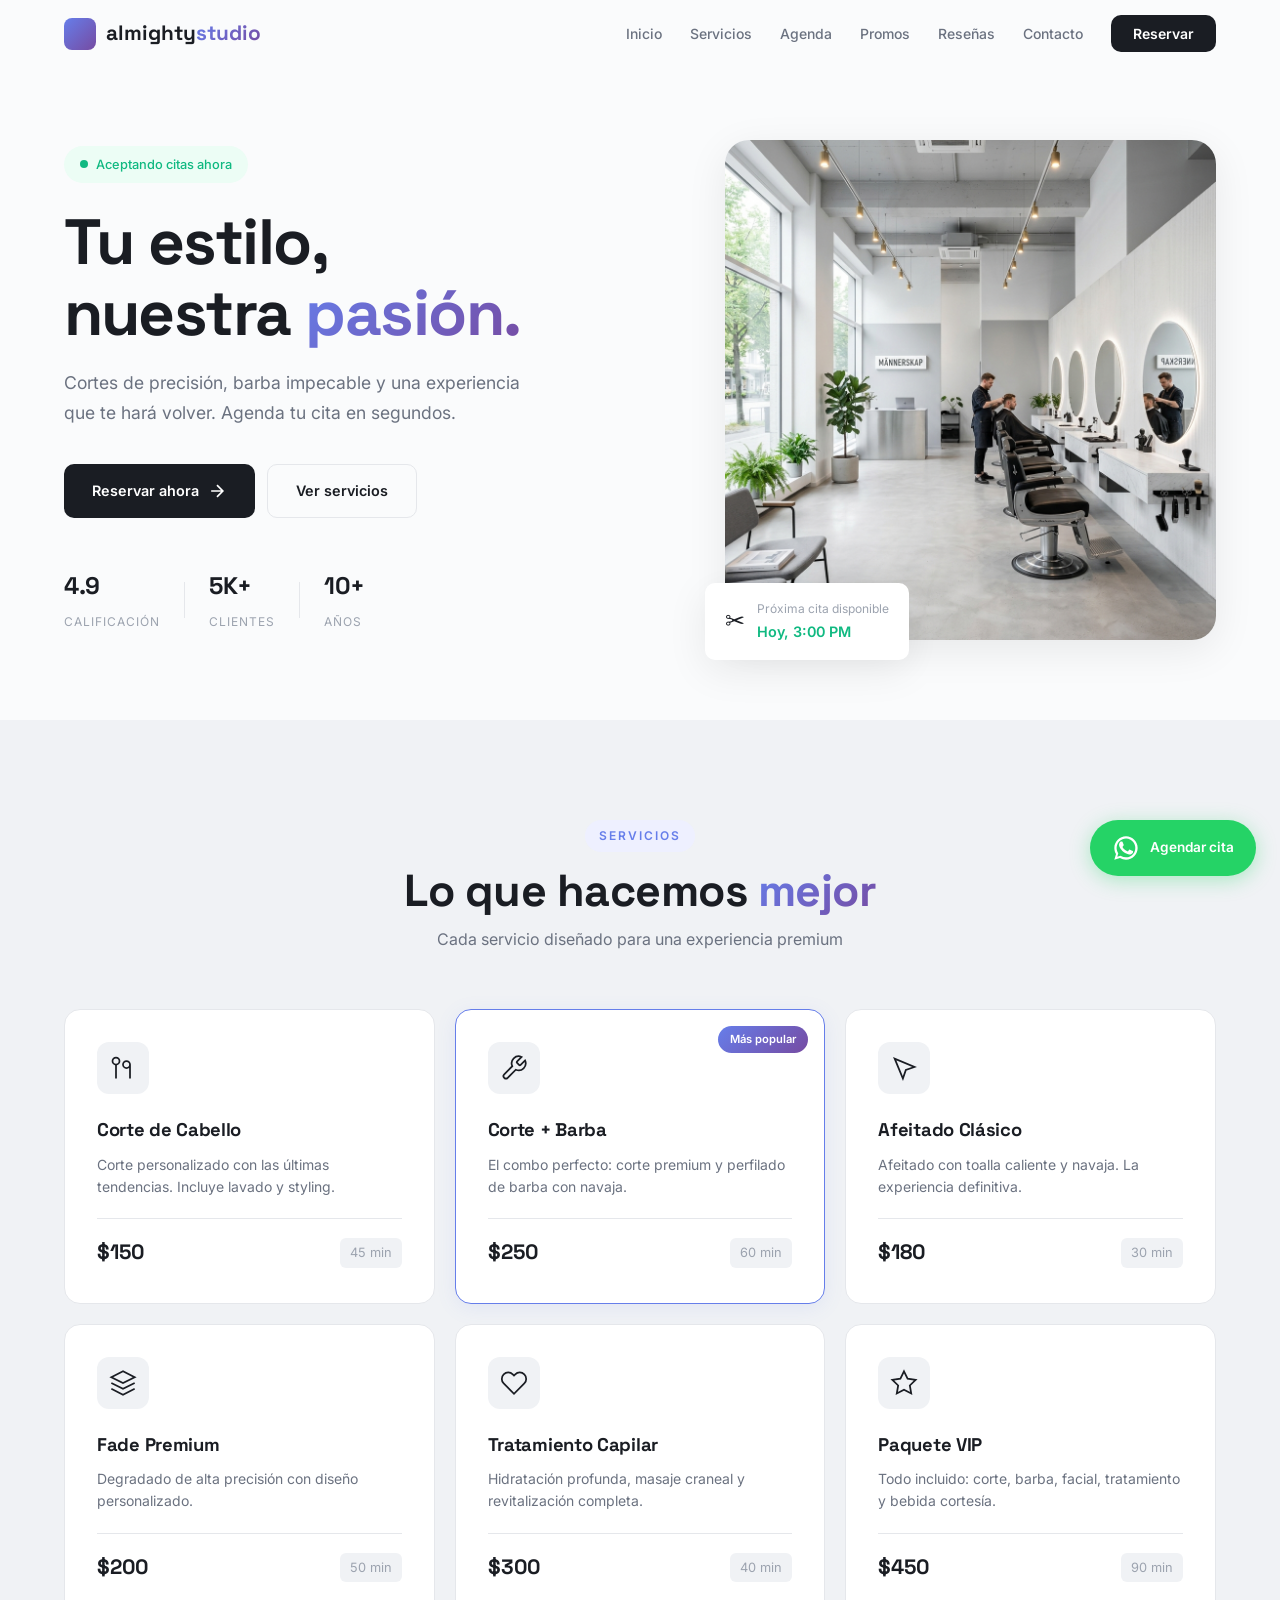
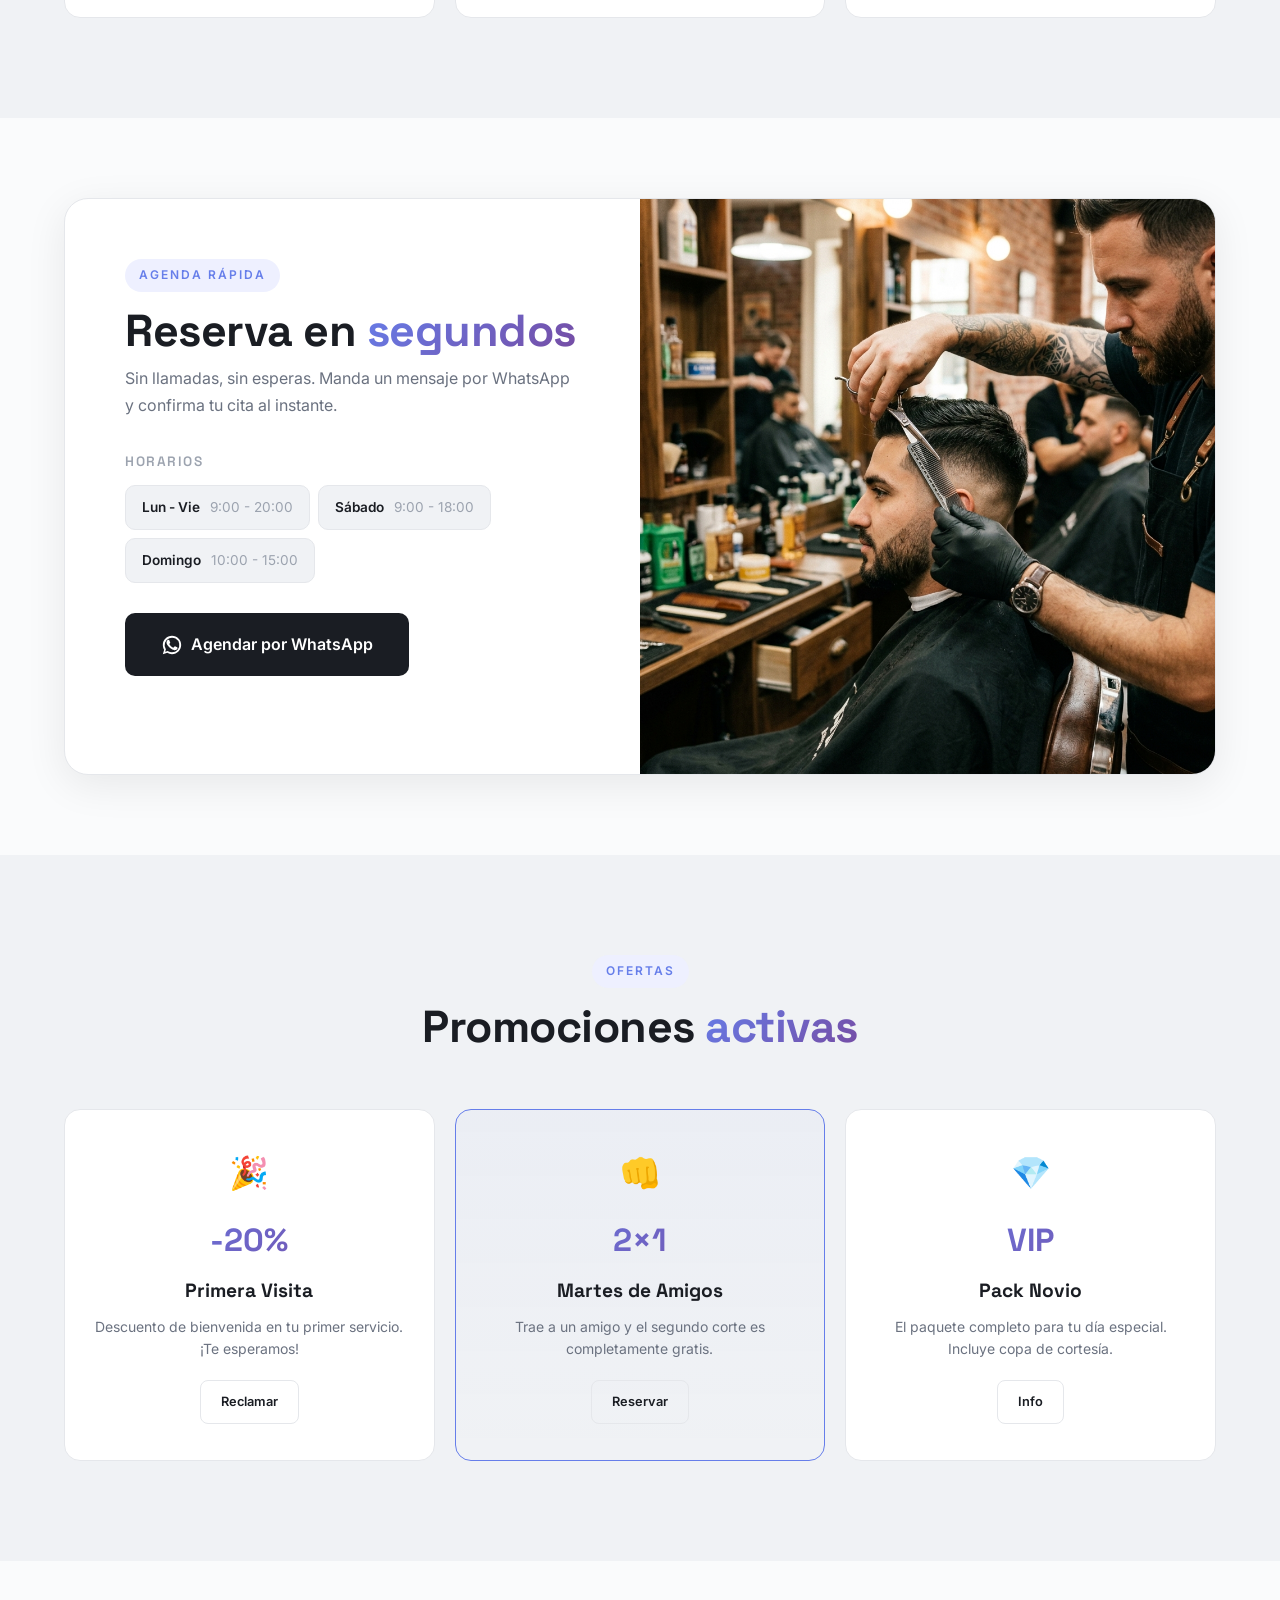
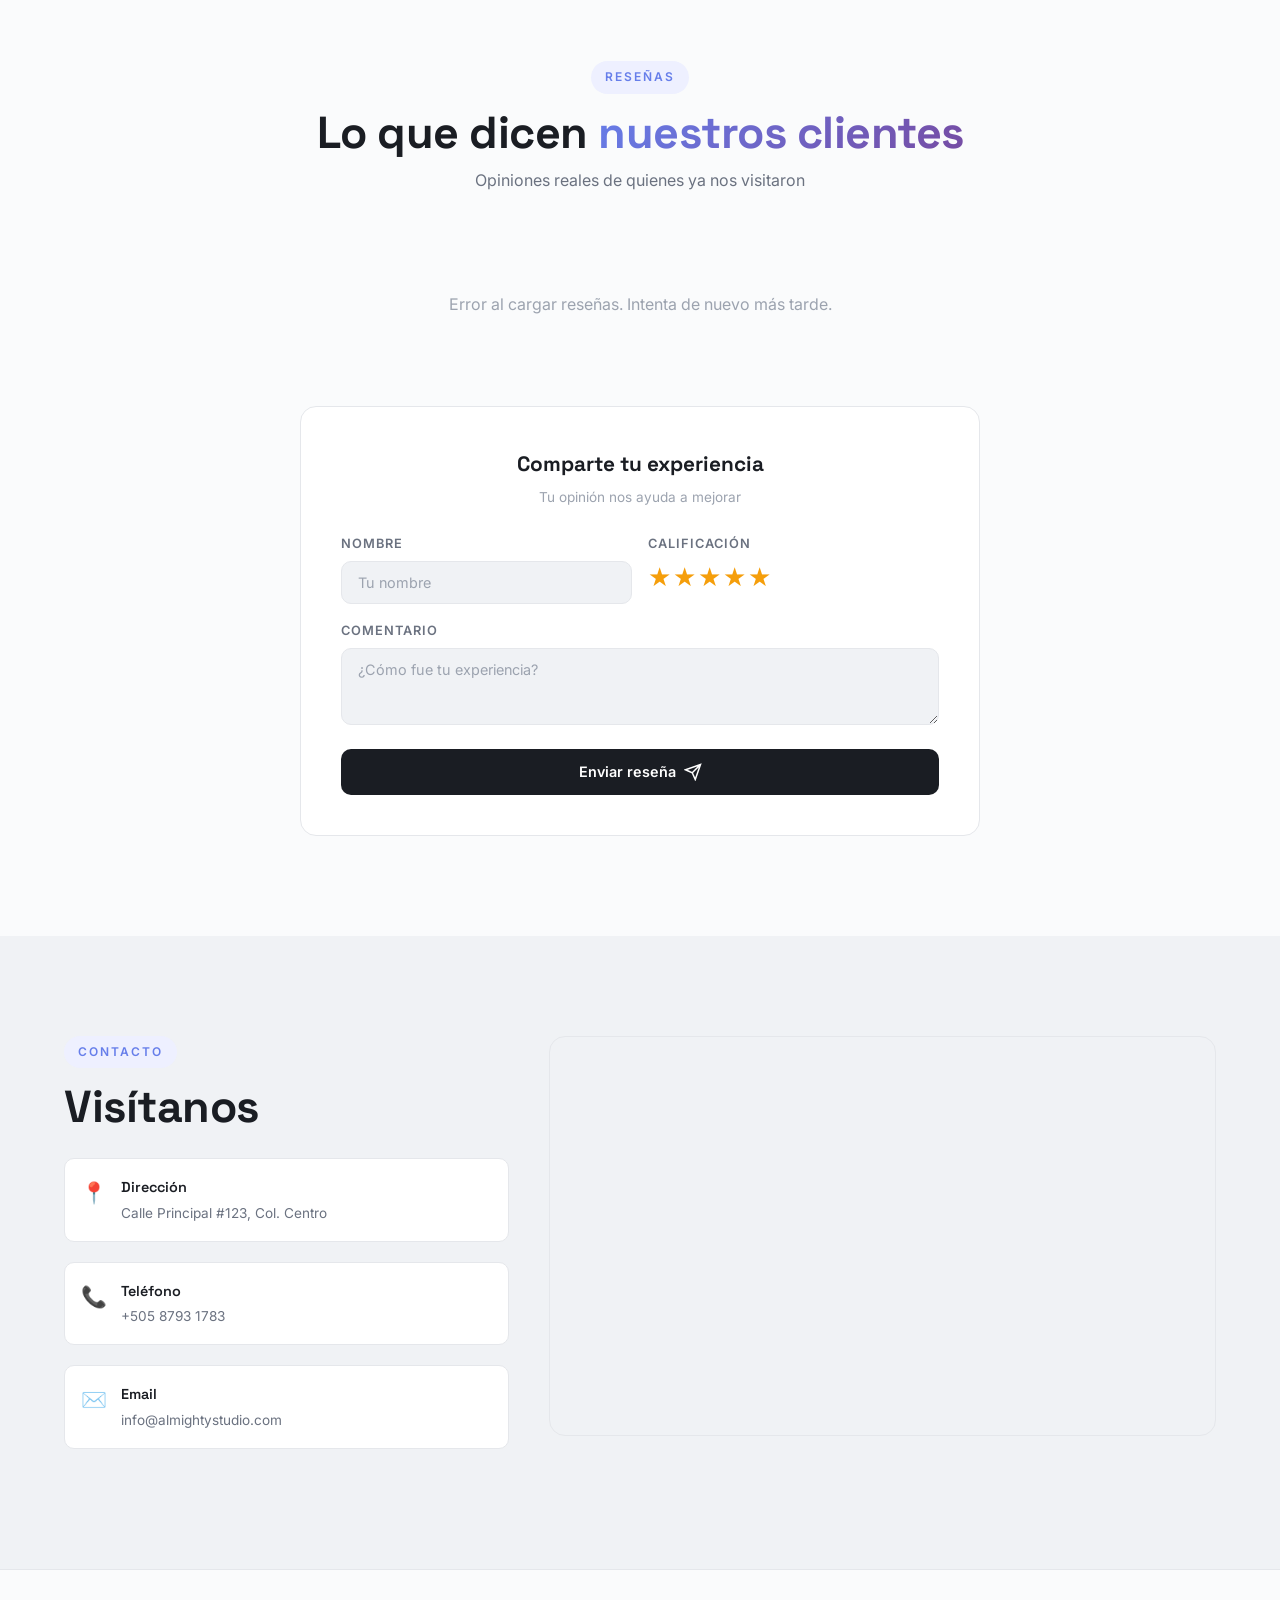
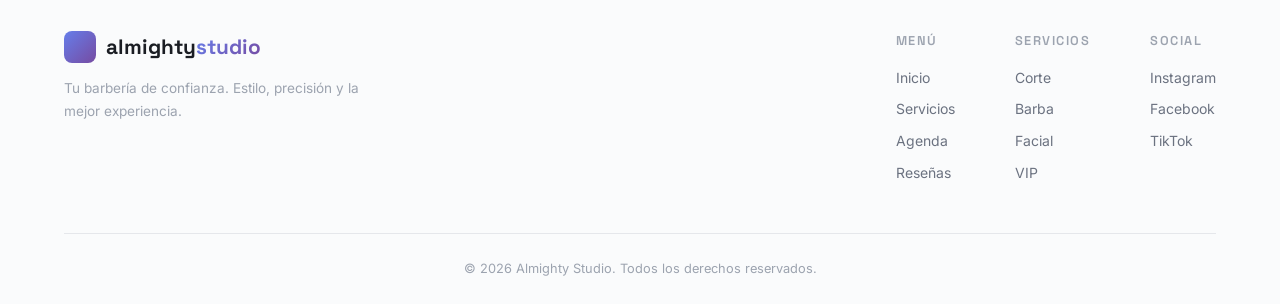
<file: propuesta2/index.html>
<!DOCTYPE html>
<html lang="es">
<head>
    <meta charset="UTF-8">
    <meta name="viewport" content="width=device-width, initial-scale=1.0">
    <meta name="description" content="Almighty Studio - Barbería moderna y minimalista en Tipitapa. Reserva tu cita en segundos. Cortes de cabello, barba y grooming profesional.">
    <meta name="keywords" content="barbería moderna Tipitapa, corte de cabello, grooming, barbershop, cita online">
    <meta name="author" content="Almighty Studio">
    <meta name="robots" content="index, follow">
    <link rel="canonical" href="https://proyecto-almighty.vercel.app/propuesta2/index.html">
    <meta property="og:title" content="Almighty Studio - Barbería Moderna">
    <meta property="og:description" content="Tu estilo, nuestra pasión en Tipitapa. Reserva tu cita en segundos.">
    <meta property="og:type" content="website">
    <meta property="og:url" content="https://proyecto-almighty.vercel.app/propuesta2/index.html">
    <meta property="og:image" content="https://proyecto-almighty.vercel.app/assets/img/hero-modern.png">
    <meta property="og:locale" content="es_NI">
    <title>Almighty Studio | Barbería Moderna & Minimalista</title>
    <script type="application/ld+json">
    {
      "@context": "https://schema.org",
      "@type": "Barbershop",
      "name": "Almighty Studio",
      "image": "https://proyecto-almighty.vercel.app/assets/img/hero-modern.png",
      "url": "https://proyecto-almighty.vercel.app/propuesta2/index.html",
      "telephone": "+50587931783",
      "address": {
        "@type": "PostalAddress",
        "addressLocality": "Tipitapa",
        "addressCountry": "NI"
      }
    }
    </script>
    <link rel="preconnect" href="https://fonts.googleapis.com">
    <link rel="preconnect" href="https://fonts.gstatic.com" crossorigin>
    <link href="https://fonts.googleapis.com/css2?family=Inter:wght@300;400;500;600;700;800&family=Space+Grotesk:wght@400;500;700&display=swap" rel="stylesheet">
    <link rel="stylesheet" href="modern.css">
</head>
<body>
    <!-- ========== NAVEGACIÓN ========== -->
    <nav class="navbar" id="navbar">
        <div class="container nav-container">
            <a href="#" class="logo">
                <span class="logo-mark"></span>
                <span class="logo-text">almighty<span class="logo-accent">studio</span></span>
            </a>
            <button class="nav-toggle" id="navToggle" aria-label="Menú">
                <span></span><span></span>
            </button>
            <ul class="nav-links" id="navLinks">
                <li><a href="#inicio">Inicio</a></li>
                <li><a href="#servicios">Servicios</a></li>
                <li><a href="#agenda">Agenda</a></li>
                <li><a href="#promociones">Promos</a></li>
                <li><a href="#resenas">Reseñas</a></li>
                <li><a href="#contacto">Contacto</a></li>
                <li><a href="https://wa.me/50587931783?text=Hola,%20quiero%20agendar%20una%20cita" class="nav-cta" target="_blank">Reservar</a></li>
            </ul>
        </div>
    </nav>

    <!-- ========== HERO ========== -->
    <header class="hero" id="inicio">
        <div class="container hero-grid">
            <div class="hero-content">
                <div class="hero-label">
                    <span class="label-dot"></span>
                    Aceptando citas ahora
                </div>
                <h1 class="hero-title">Tu estilo,<br>nuestra <span class="text-gradient">pasión.</span></h1>
                <p class="hero-subtitle">Cortes de precisión, barba impecable y una experiencia que te hará volver. Agenda tu cita en segundos.</p>
                <div class="hero-actions">
                    <a href="https://wa.me/50587931783?text=Hola,%20quiero%20agendar%20una%20cita" class="btn btn-primary" target="_blank">
                        Reservar ahora
                        <svg width="20" height="20" viewBox="0 0 24 24" fill="none" stroke="currentColor" stroke-width="2"><path d="M5 12h14M12 5l7 7-7 7"/></svg>
                    </a>
                    <a href="#servicios" class="btn btn-ghost">Ver servicios</a>
                </div>
                <div class="hero-metrics">
                    <div class="metric">
                        <span class="metric-number">4.9</span>
                        <span class="metric-label">Calificación</span>
                    </div>
                    <div class="metric-divider"></div>
                    <div class="metric">
                        <span class="metric-number">5K+</span>
                        <span class="metric-label">Clientes</span>
                    </div>
                    <div class="metric-divider"></div>
                    <div class="metric">
                        <span class="metric-number">10+</span>
                        <span class="metric-label">Años</span>
                    </div>
                </div>
            </div>
            <div class="hero-image">
                <div class="hero-img-wrapper">
                    <img src="../assets/img/hero-modern.png" alt="Almighty Studio - Barbería moderna" loading="eager">
                    <div class="hero-float-card">
                        <span class="float-icon">✂</span>
                        <div>
                            <span class="float-title">Próxima cita disponible</span>
                            <span class="float-time">Hoy, 3:00 PM</span>
                        </div>
                    </div>
                </div>
            </div>
        </div>
    </header>

    <!-- ========== SERVICIOS ========== -->
    <section class="services" id="servicios">
        <div class="container">
            <div class="section-header">
                <span class="section-label">Servicios</span>
                <h2 class="section-title">Lo que hacemos <span class="text-gradient">mejor</span></h2>
                <p class="section-desc">Cada servicio diseñado para una experiencia premium</p>
            </div>
            <div class="services-grid">
                <div class="service-card">
                    <div class="service-icon-wrap">
                        <svg width="28" height="28" viewBox="0 0 24 24" fill="none" stroke="currentColor" stroke-width="1.5"><circle cx="6" cy="6" r="3"/><path d="M6 21V9M18 21V9m0 0a3 3 0 10-6 0m6 0a3 3 0 11-6 0"/></svg>
                    </div>
                    <h3>Corte de Cabello</h3>
                    <p>Corte personalizado con las últimas tendencias. Incluye lavado y styling.</p>
                    <div class="service-footer">
                        <span class="service-price">$150</span>
                        <span class="service-duration">45 min</span>
                    </div>
                </div>
                <div class="service-card popular">
                    <div class="popular-tag">Más popular</div>
                    <div class="service-icon-wrap">
                        <svg width="28" height="28" viewBox="0 0 24 24" fill="none" stroke="currentColor" stroke-width="1.5"><path d="M14.7 6.3a1 1 0 000 1.4l1.6 1.6a1 1 0 001.4 0l3.77-3.77a6 6 0 01-7.94 7.94l-6.91 6.91a2.12 2.12 0 01-3-3l6.91-6.91a6 6 0 017.94-7.94l-3.77 3.77z"/></svg>
                    </div>
                    <h3>Corte + Barba</h3>
                    <p>El combo perfecto: corte premium y perfilado de barba con navaja.</p>
                    <div class="service-footer">
                        <span class="service-price">$250</span>
                        <span class="service-duration">60 min</span>
                    </div>
                </div>
                <div class="service-card">
                    <div class="service-icon-wrap">
                        <svg width="28" height="28" viewBox="0 0 24 24" fill="none" stroke="currentColor" stroke-width="1.5"><path d="M4 4l7.07 17.07 2.51-7.39 7.39-2.51L4 4z"/></svg>
                    </div>
                    <h3>Afeitado Clásico</h3>
                    <p>Afeitado con toalla caliente y navaja. La experiencia definitiva.</p>
                    <div class="service-footer">
                        <span class="service-price">$180</span>
                        <span class="service-duration">30 min</span>
                    </div>
                </div>
                <div class="service-card">
                    <div class="service-icon-wrap">
                        <svg width="28" height="28" viewBox="0 0 24 24" fill="none" stroke="currentColor" stroke-width="1.5"><path d="M12 2L2 7l10 5 10-5-10-5zM2 17l10 5 10-5M2 12l10 5 10-5"/></svg>
                    </div>
                    <h3>Fade Premium</h3>
                    <p>Degradado de alta precisión con diseño personalizado.</p>
                    <div class="service-footer">
                        <span class="service-price">$200</span>
                        <span class="service-duration">50 min</span>
                    </div>
                </div>
                <div class="service-card">
                    <div class="service-icon-wrap">
                        <svg width="28" height="28" viewBox="0 0 24 24" fill="none" stroke="currentColor" stroke-width="1.5"><path d="M20.84 4.61a5.5 5.5 0 00-7.78 0L12 5.67l-1.06-1.06a5.5 5.5 0 00-7.78 7.78l1.06 1.06L12 21.23l7.78-7.78 1.06-1.06a5.5 5.5 0 000-7.78z"/></svg>
                    </div>
                    <h3>Tratamiento Capilar</h3>
                    <p>Hidratación profunda, masaje craneal y revitalización completa.</p>
                    <div class="service-footer">
                        <span class="service-price">$300</span>
                        <span class="service-duration">40 min</span>
                    </div>
                </div>
                <div class="service-card">
                    <div class="service-icon-wrap">
                        <svg width="28" height="28" viewBox="0 0 24 24" fill="none" stroke="currentColor" stroke-width="1.5"><polygon points="12 2 15.09 8.26 22 9.27 17 14.14 18.18 21.02 12 17.77 5.82 21.02 7 14.14 2 9.27 8.91 8.26 12 2"/></svg>
                    </div>
                    <h3>Paquete VIP</h3>
                    <p>Todo incluido: corte, barba, facial, tratamiento y bebida cortesía.</p>
                    <div class="service-footer">
                        <span class="service-price">$450</span>
                        <span class="service-duration">90 min</span>
                    </div>
                </div>
            </div>
        </div>
    </section>

    <!-- ========== AGENDA RÁPIDA ========== -->
    <section class="quick-book" id="agenda">
        <div class="container">
            <div class="quick-book-card">
                <div class="quick-book-content">
                    <span class="section-label">Agenda Rápida</span>
                    <h2 class="section-title">Reserva en <span class="text-gradient">segundos</span></h2>
                    <p>Sin llamadas, sin esperas. Manda un mensaje por WhatsApp y confirma tu cita al instante.</p>
                    
                    <div class="schedule-compact">
                        <h3>Horarios</h3>
                        <div class="schedule-pills">
                            <div class="pill"><span>Lun - Vie</span><span>9:00 - 20:00</span></div>
                            <div class="pill"><span>Sábado</span><span>9:00 - 18:00</span></div>
                            <div class="pill"><span>Domingo</span><span>10:00 - 15:00</span></div>
                        </div>
                    </div>

                    <a href="https://wa.me/50587931783?text=Hola,%20quiero%20agendar%20una%20cita" class="btn btn-primary btn-lg" target="_blank">
                        <svg width="22" height="22" viewBox="0 0 24 24" fill="currentColor"><path d="M17.472 14.382c-.297-.149-1.758-.867-2.03-.967-.273-.099-.471-.148-.67.15-.197.297-.767.966-.94 1.164-.173.199-.347.223-.644.075-.297-.15-1.255-.463-2.39-1.475-.883-.788-1.48-1.761-1.653-2.059-.173-.297-.018-.458.13-.606.134-.133.298-.347.446-.52.149-.174.198-.298.298-.497.099-.198.05-.371-.025-.52-.075-.149-.669-1.612-.916-2.207-.242-.579-.487-.5-.669-.51-.173-.008-.371-.01-.57-.01-.198 0-.52.074-.792.372-.272.297-1.04 1.016-1.04 2.479 0 1.462 1.065 2.875 1.213 3.074.149.198 2.096 3.2 5.077 4.487.709.306 1.262.489 1.694.625.712.227 1.36.195 1.871.118.571-.085 1.758-.719 2.006-1.413.248-.694.248-1.289.173-1.413-.074-.124-.272-.198-.57-.347z"/><path d="M12 2C6.477 2 2 6.477 2 12c0 1.89.525 3.66 1.438 5.168L2 22l4.832-1.438A9.955 9.955 0 0012 22c5.523 0 10-4.477 10-10S17.523 2 12 2zm0 18a8 8 0 01-4.29-1.243l-.307-.185-2.871.853.853-2.871-.185-.307A8 8 0 1112 20z"/></svg>
                        Agendar por WhatsApp
                    </a>
                </div>
                <div class="quick-book-visual">
                    <img src="../assets/img/service-1.png" alt="Servicio de barbería" loading="lazy">
                </div>
            </div>
        </div>
    </section>

    <!-- ========== PROMOCIONES ========== -->
    <section class="promotions" id="promociones">
        <div class="container">
            <div class="section-header">
                <span class="section-label">Ofertas</span>
                <h2 class="section-title">Promociones <span class="text-gradient">activas</span></h2>
            </div>
            <div class="promo-grid">
                <div class="promo-card">
                    <div class="promo-icon">🎉</div>
                    <div class="promo-discount">-20%</div>
                    <h3>Primera Visita</h3>
                    <p>Descuento de bienvenida en tu primer servicio. ¡Te esperamos!</p>
                    <a href="https://wa.me/50587931783?text=Hola,%20quiero%20usar%20el%20descuento%20de%20primera%20visita" class="btn btn-outline-sm" target="_blank">Reclamar</a>
                </div>
                <div class="promo-card featured">
                    <div class="promo-icon">👊</div>
                    <div class="promo-discount">2×1</div>
                    <h3>Martes de Amigos</h3>
                    <p>Trae a un amigo y el segundo corte es completamente gratis.</p>
                    <a href="https://wa.me/50587931783?text=Hola,%20quiero%20reservar%20para%20martes%20de%20amigos" class="btn btn-outline-sm" target="_blank">Reservar</a>
                </div>
                <div class="promo-card">
                    <div class="promo-icon">💎</div>
                    <div class="promo-discount">VIP</div>
                    <h3>Pack Novio</h3>
                    <p>El paquete completo para tu día especial. Incluye copa de cortesía.</p>
                    <a href="https://wa.me/50587931783?text=Hola,%20quiero%20info%20del%20paquete%20novio" class="btn btn-outline-sm" target="_blank">Info</a>
                </div>
            </div>
        </div>
    </section>

    <!-- ========== RESEÑAS ========== -->
    <section class="reviews-section" id="resenas">
        <div class="container">
            <div class="section-header">
                <span class="section-label">Reseñas</span>
                <h2 class="section-title">Lo que dicen <span class="text-gradient">nuestros clientes</span></h2>
                <p class="section-desc">Opiniones reales de quienes ya nos visitaron</p>
            </div>

            <!-- Contenedor de reseñas - cargadas via fetch GET -->
            <div class="reviews-container" id="reviewsContainer">
                <!-- Las reseñas se cargan dinámicamente -->
            </div>

            <!-- Formulario para nueva reseña (POST) -->
            <div class="review-form-card">
                <div class="form-header">
                    <h3>Comparte tu experiencia</h3>
                    <p>Tu opinión nos ayuda a mejorar</p>
                </div>
                <form id="reviewForm" class="review-form">
                    <div class="form-grid">
                        <div class="form-group">
                            <label for="nombre2">Nombre</label>
                            <input type="text" id="nombre2" name="nombre" placeholder="Tu nombre" required>
                        </div>
                        <div class="form-group">
                            <label>Calificación</label>
                            <div class="star-rating" id="starRating">
                                <input type="hidden" name="calificacion" value="5">
                                <button type="button" class="star-btn active" data-value="1">★</button>
                                <button type="button" class="star-btn active" data-value="2">★</button>
                                <button type="button" class="star-btn active" data-value="3">★</button>
                                <button type="button" class="star-btn active" data-value="4">★</button>
                                <button type="button" class="star-btn active" data-value="5">★</button>
                            </div>
                        </div>
                    </div>
                    <div class="form-group">
                        <label for="comentario2">Comentario</label>
                        <textarea id="comentario2" name="comentario" rows="3" placeholder="¿Cómo fue tu experiencia?" required></textarea>
                    </div>
                    <button type="submit" class="btn btn-primary">
                        Enviar reseña
                        <svg width="18" height="18" viewBox="0 0 24 24" fill="none" stroke="currentColor" stroke-width="2"><path d="M22 2L11 13M22 2l-7 20-4-9-9-4 20-7z"/></svg>
                    </button>
                </form>
            </div>
        </div>
    </section>

    <!-- ========== MAPA Y CONTACTO ========== -->
    <section class="contact" id="contacto">
        <div class="container">
            <div class="contact-grid">
                <div class="contact-info">
                    <span class="section-label">Contacto</span>
                    <h2 class="section-title">Visítanos</h2>
                    <div class="contact-items">
                        <div class="contact-item">
                            <div class="contact-icon">📍</div>
                            <div>
                                <h4>Dirección</h4>
                                <p>Calle Principal #123, Col. Centro</p>
                            </div>
                        </div>
                        <div class="contact-item">
                            <div class="contact-icon">📞</div>
                            <div>
                                <h4>Teléfono</h4>
                                <p>+505 8793 1783</p>
                            </div>
                        </div>
                        <div class="contact-item">
                            <div class="contact-icon">✉️</div>
                            <div>
                                <h4>Email</h4>
                                <p>info@almightystudio.com</p>
                            </div>
                        </div>
                    </div>
                </div>
                <div class="contact-map">
                    <iframe
                        src="https://www.google.com/maps/embed?pb=!1m18!1m12!1m3!1d3763.2097!2d-99.1332!3d19.4326!2m3!1f0!2f0!3f0!3m2!1i1024!2i768!4f13.1!3m3!1m2!1s0x0%3A0x0!2zMTnCsDI1JzU3LjQiTiA5OcKwMDcnNTkuNSJX!5e0!3m2!1ses!2smx!4v1"
                        width="100%"
                        height="400"
                        style="border:0; border-radius: 16px;"
                        allowfullscreen=""
                        loading="lazy"
                        referrerpolicy="no-referrer-when-downgrade"
                        title="Ubicación de Almighty Studio">
                    </iframe>
                </div>
            </div>
        </div>
    </section>

    <!-- ========== FOOTER ========== -->
    <footer class="footer">
        <div class="container">
            <div class="footer-top">
                <div class="footer-brand">
                    <a href="#" class="logo">
                        <span class="logo-mark"></span>
                        <span class="logo-text">almighty<span class="logo-accent">studio</span></span>
                    </a>
                    <p>Tu barbería de confianza. Estilo, precisión y la mejor experiencia.</p>
                </div>
                <div class="footer-nav">
                    <div class="footer-col">
                        <h4>Menú</h4>
                        <a href="#inicio">Inicio</a>
                        <a href="#servicios">Servicios</a>
                        <a href="#agenda">Agenda</a>
                        <a href="#resenas">Reseñas</a>
                    </div>
                    <div class="footer-col">
                        <h4>Servicios</h4>
                        <a href="#servicios">Corte</a>
                        <a href="#servicios">Barba</a>
                        <a href="#servicios">Facial</a>
                        <a href="#servicios">VIP</a>
                    </div>
                    <div class="footer-col">
                        <h4>Social</h4>
                        <a href="#">Instagram</a>
                        <a href="#">Facebook</a>
                        <a href="#">TikTok</a>
                    </div>
                </div>
            </div>
            <div class="footer-bottom">
                <p>&copy; 2026 Almighty Studio. Todos los derechos reservados.</p>
            </div>
        </div>
    </footer>

    <!-- ========== BOTÓN WHATSAPP FIJO ========== -->
    <a href="https://wa.me/50587931783?text=Hola,%20quiero%20agendar%20una%20cita"
       class="whatsapp-fixed"
       target="_blank"
       rel="noopener noreferrer"
       aria-label="Contactar por WhatsApp"
       id="whatsappBtn">
        <svg viewBox="0 0 24 24" width="28" height="28" fill="#fff">
            <path d="M17.472 14.382c-.297-.149-1.758-.867-2.03-.967-.273-.099-.471-.148-.67.15-.197.297-.767.966-.94 1.164-.173.199-.347.223-.644.075-.297-.15-1.255-.463-2.39-1.475-.883-.788-1.48-1.761-1.653-2.059-.173-.297-.018-.458.13-.606.134-.133.298-.347.446-.52.149-.174.198-.298.298-.497.099-.198.05-.371-.025-.52-.075-.149-.669-1.612-.916-2.207-.242-.579-.487-.5-.669-.51-.173-.008-.371-.01-.57-.01-.198 0-.52.074-.792.372-.272.297-1.04 1.016-1.04 2.479 0 1.462 1.065 2.875 1.213 3.074.149.198 2.096 3.2 5.077 4.487.709.306 1.262.489 1.694.625.712.227 1.36.195 1.871.118.571-.085 1.758-.719 2.006-1.413.248-.694.248-1.289.173-1.413-.074-.124-.272-.198-.57-.347z"/>
            <path d="M12 2C6.477 2 2 6.477 2 12c0 1.89.525 3.66 1.438 5.168L2 22l4.832-1.438A9.955 9.955 0 0012 22c5.523 0 10-4.477 10-10S17.523 2 12 2zm0 18a8 8 0 01-4.29-1.243l-.307-.185-2.871.853.853-2.871-.185-.307A8 8 0 1112 20z"/>
        </svg>
        <span>Agendar cita</span>
    </a>

    <script type="module" src="app-modern.js"></script>
</body>
</html>
</file>
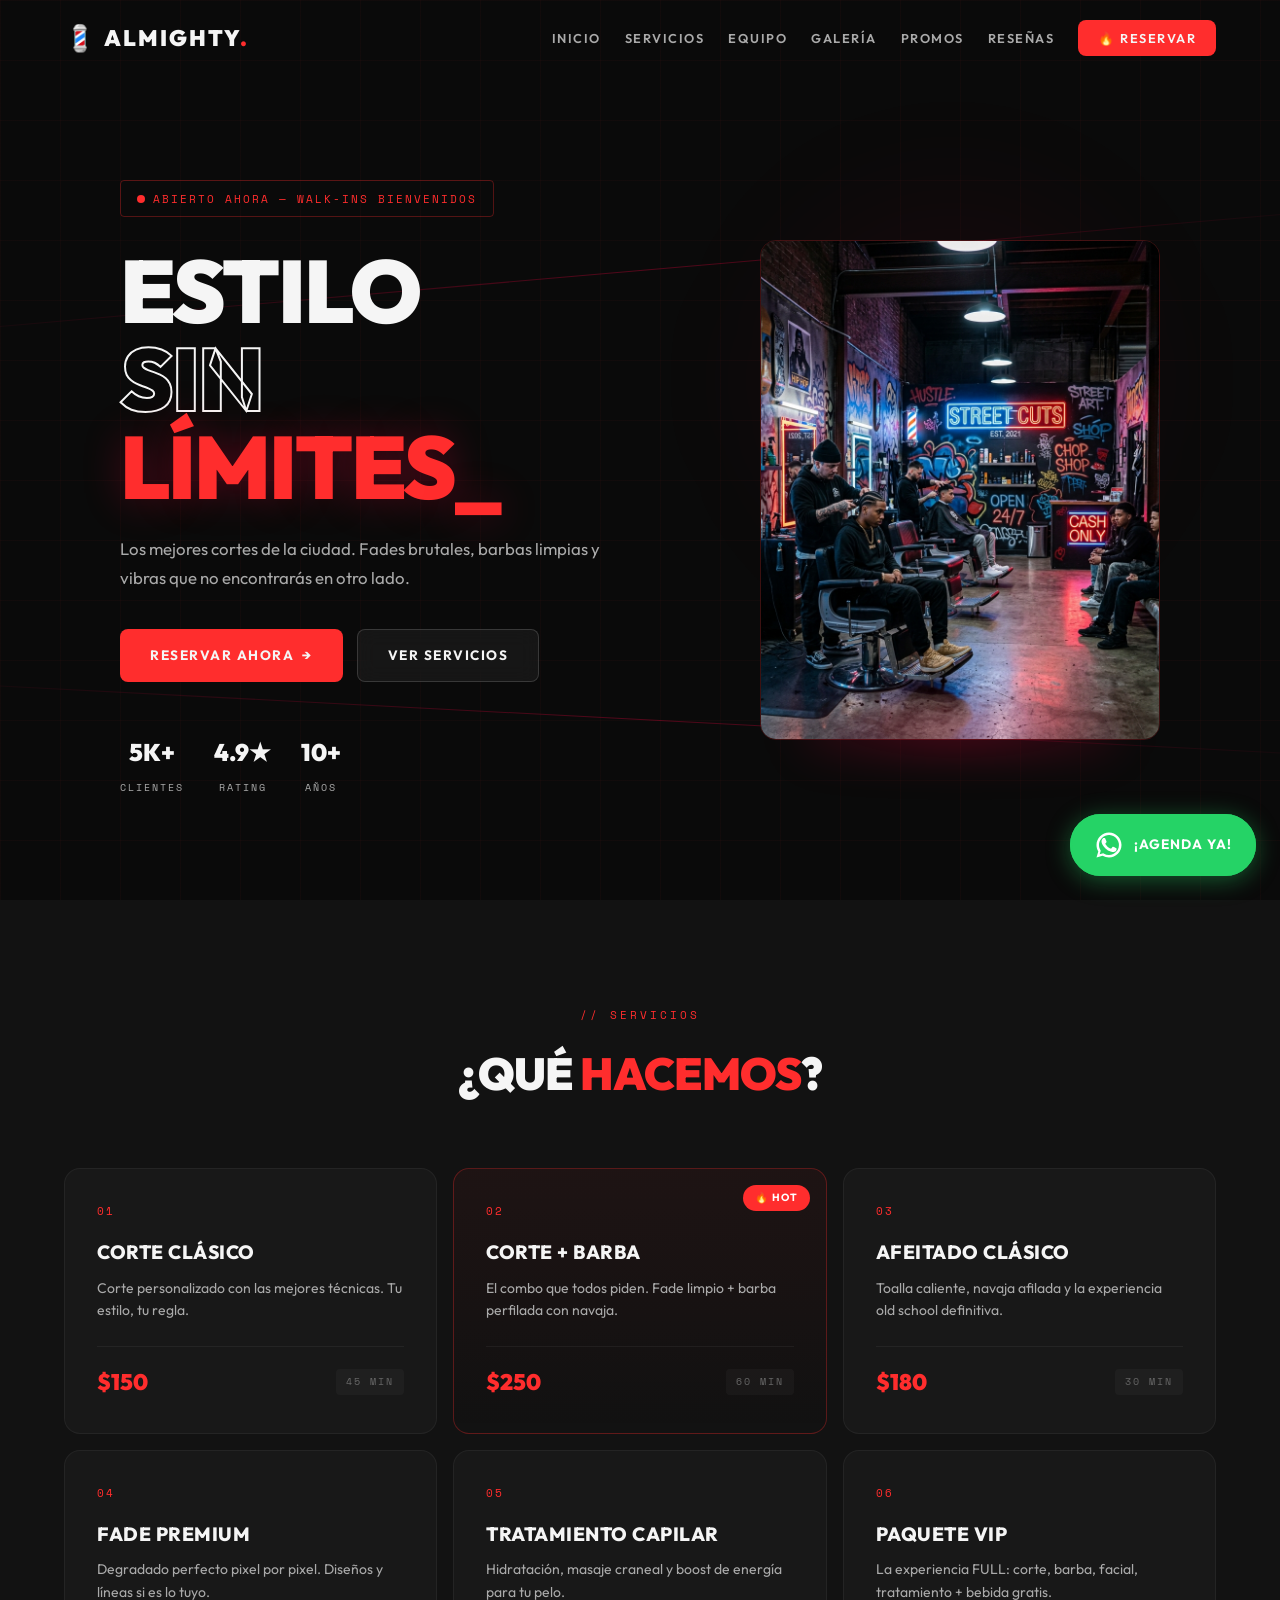
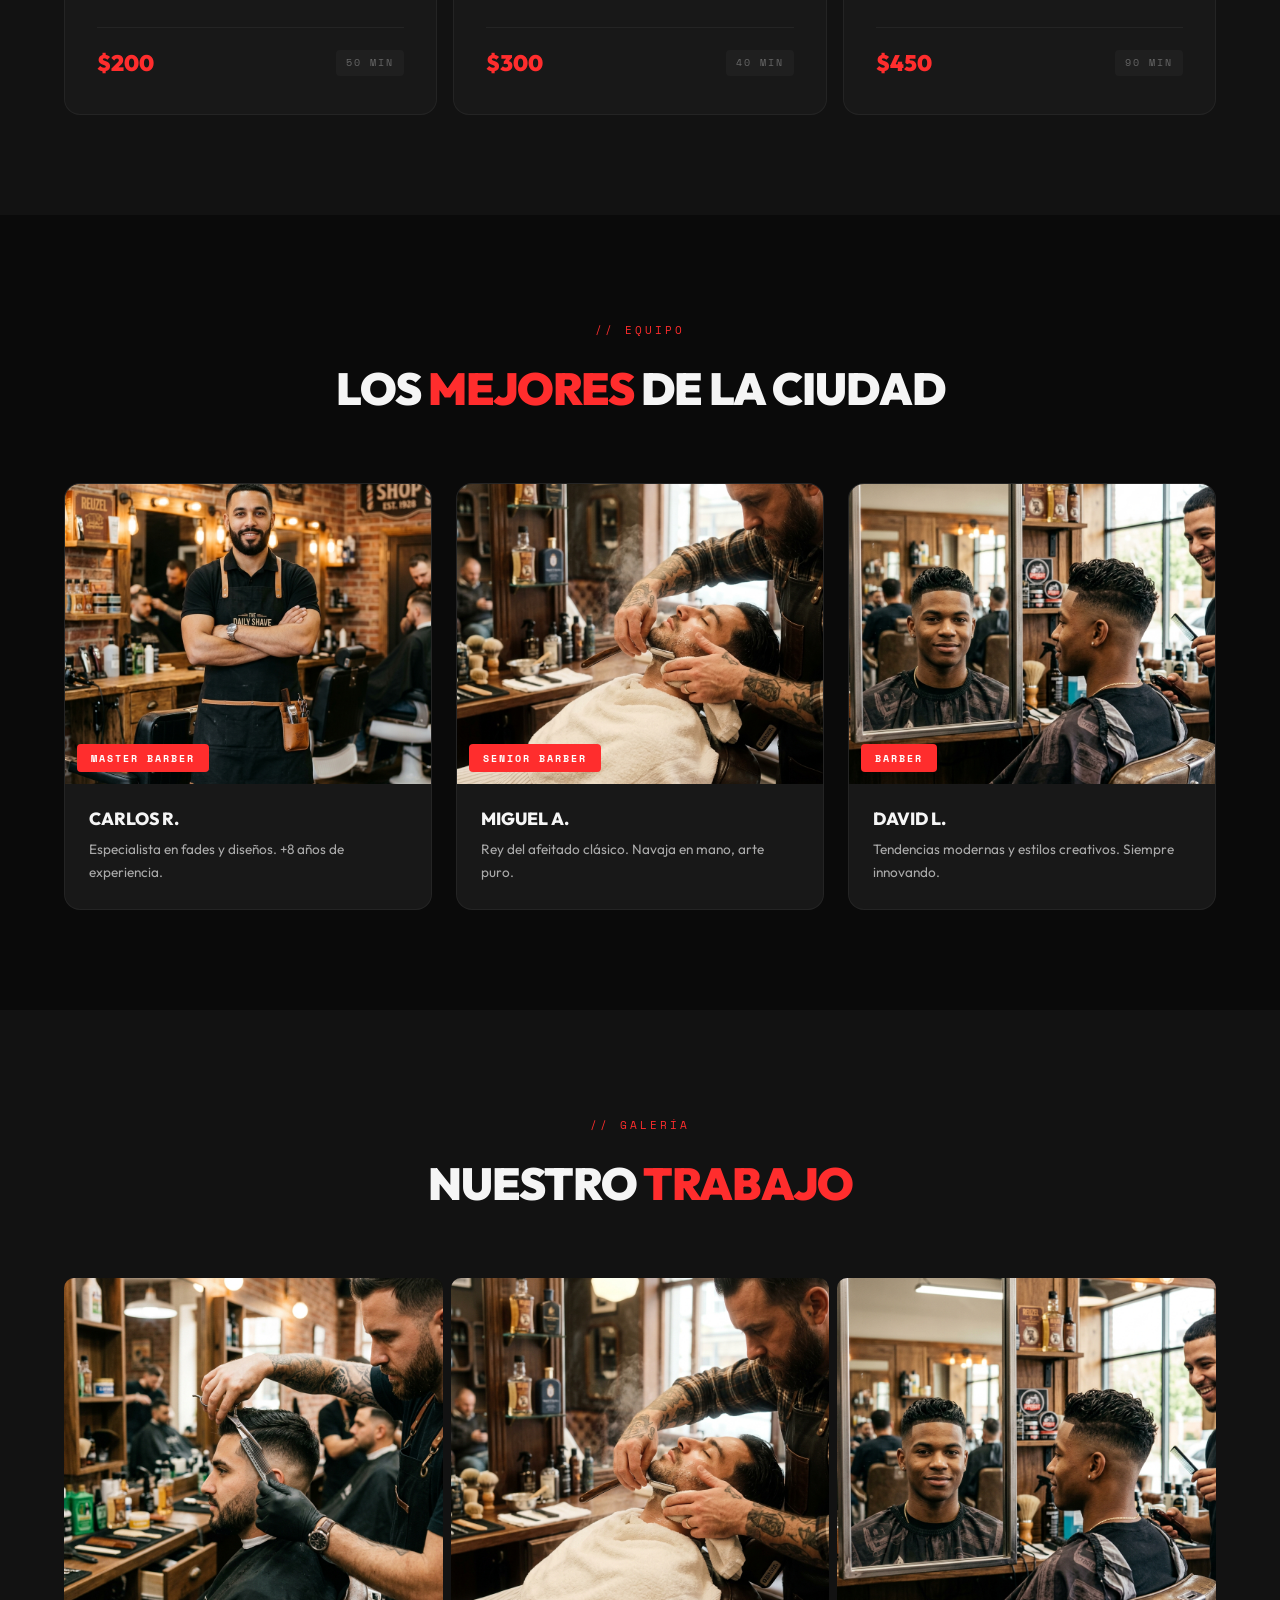
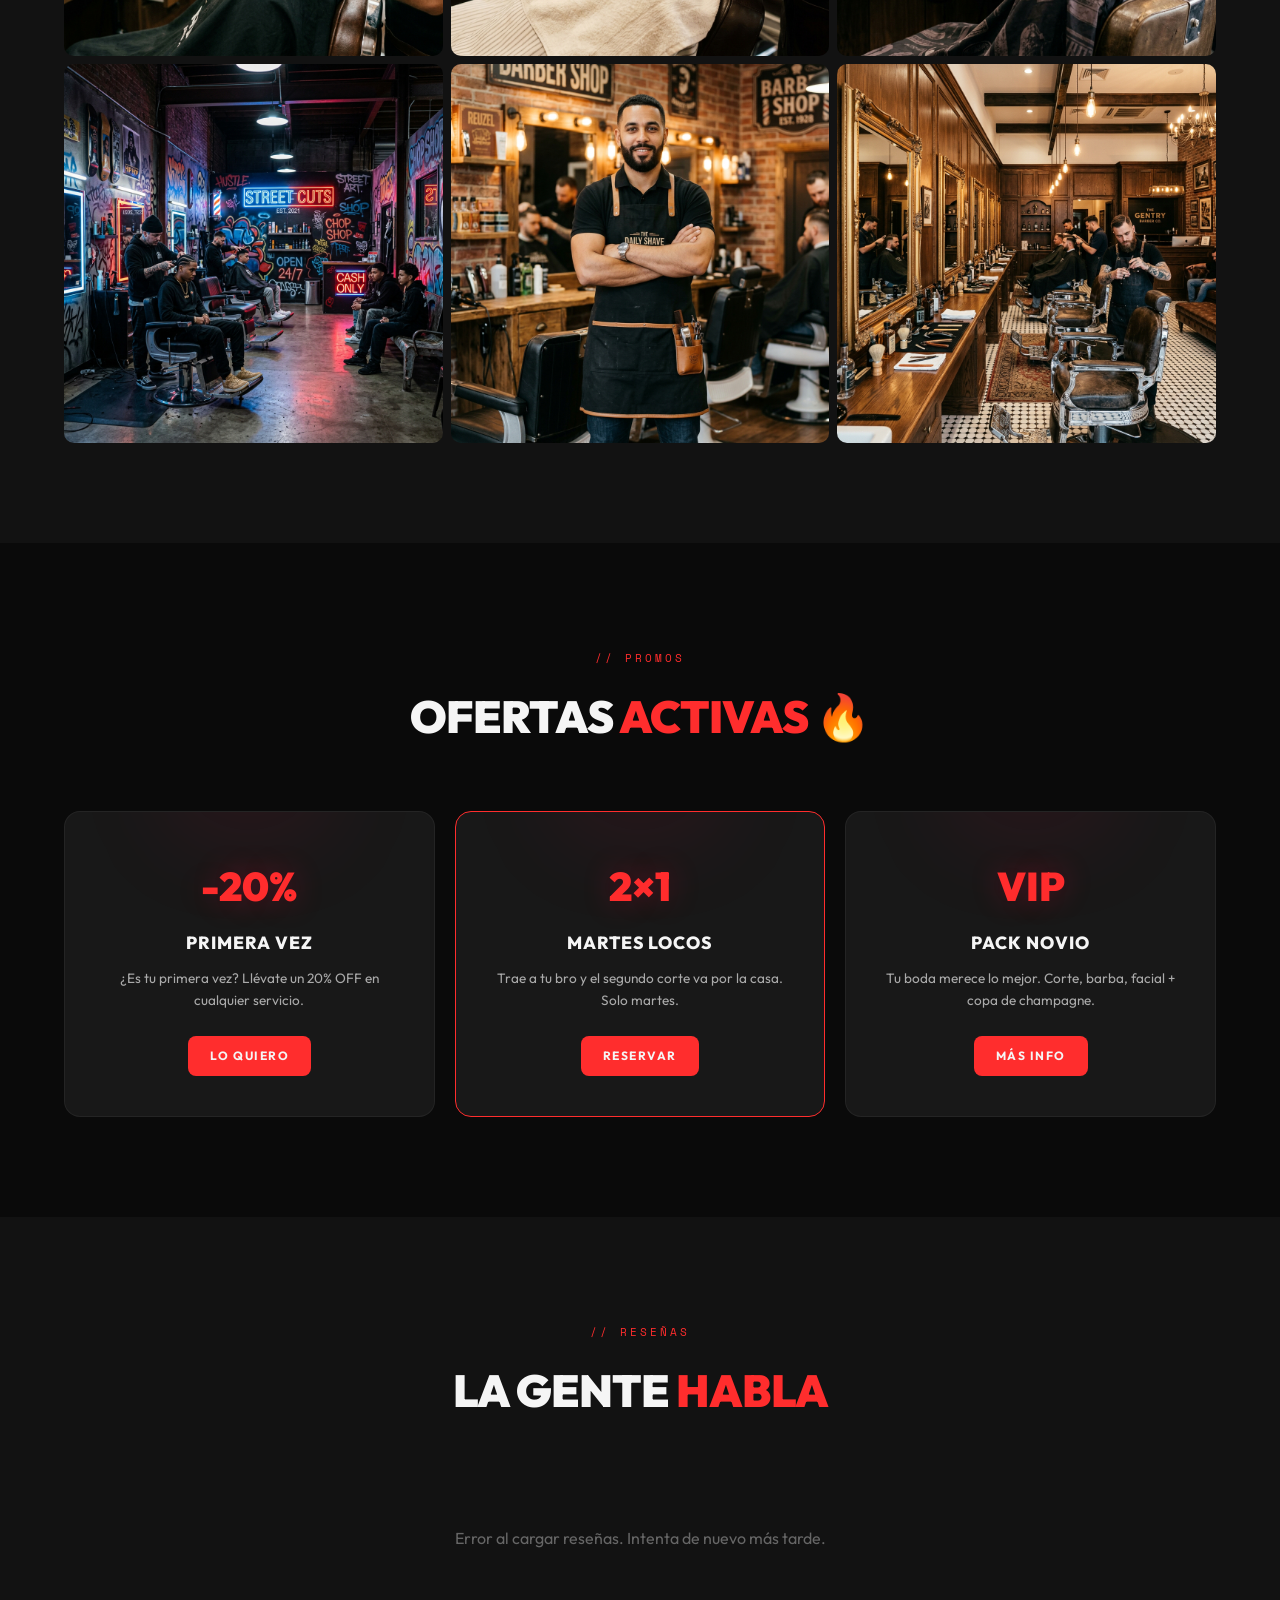
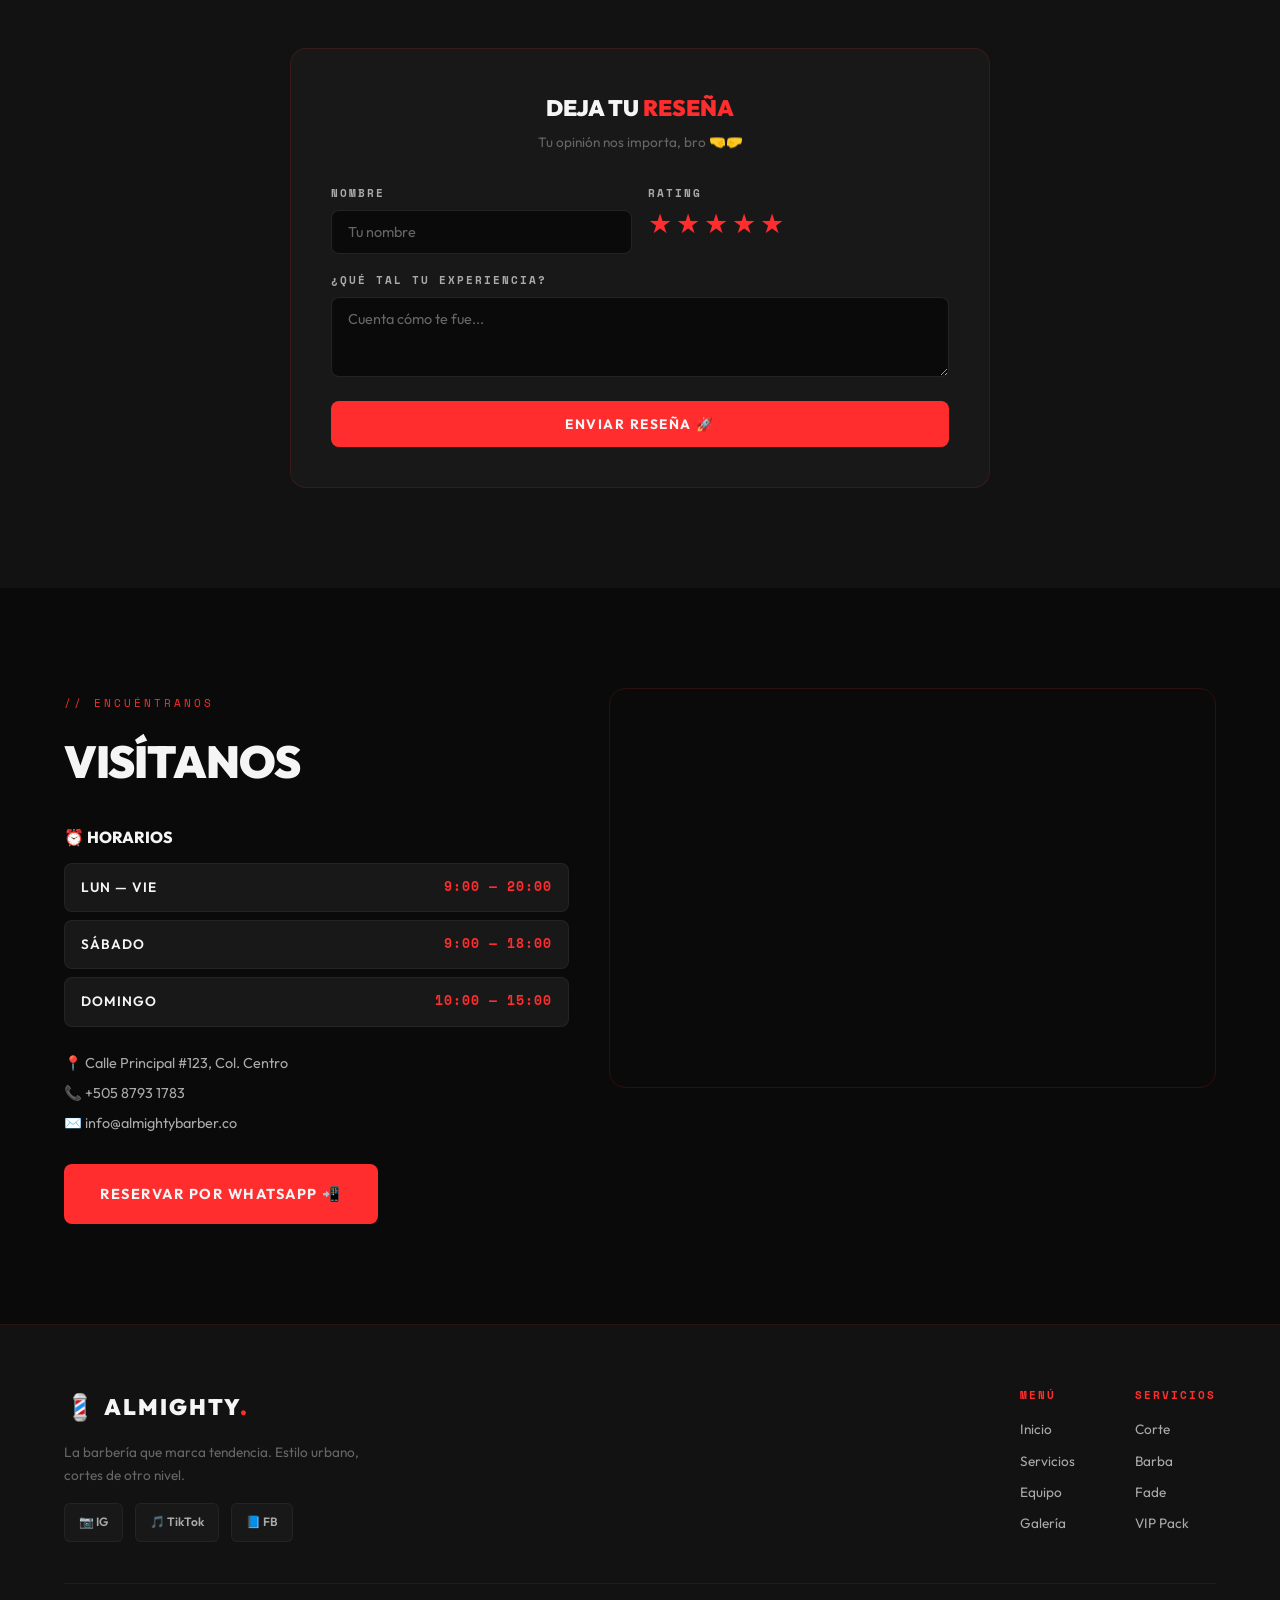
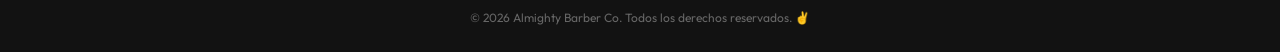
<file: propuesta3/index.html>
<!DOCTYPE html>
<html lang="es">
<head>
    <meta charset="UTF-8">
    <meta name="viewport" content="width=device-width, initial-scale=1.0">
    <meta name="description" content="Almighty Barber Co. - La barbería urbana con estilo en Tipitapa. Cortes de tendencia, fades brutales y el mejor ambiente. Reserva ahora.">
    <meta name="keywords" content="barbería urbana Tipitapa, fade, cortes modernos, barber, street style, barbershop juvenil">
    <meta name="author" content="Almighty Barber Co.">
    <meta name="robots" content="index, follow">
    <link rel="canonical" href="https://proyecto-almighty.vercel.app/propuesta3/index.html">
    <meta property="og:title" content="Almighty Barber Co. - Barbería Urbana">
    <meta property="og:description" content="Estilo sin límites en Tipitapa. Los mejores cortes y vibras que no encontrarás en otro lado.">
    <meta property="og:type" content="website">
    <meta property="og:url" content="https://proyecto-almighty.vercel.app/propuesta3/index.html">
    <meta property="og:image" content="https://proyecto-almighty.vercel.app/assets/img/hero-urban.png">
    <meta property="og:locale" content="es_NI">
    <title>Almighty Barber Co. | Estilo Urbano & Juvenil</title>
    <script type="application/ld+json">
    {
      "@context": "https://schema.org",
      "@type": "Barbershop",
      "name": "Almighty Barber Co.",
      "image": "https://proyecto-almighty.vercel.app/assets/img/hero-urban.png",
      "url": "https://proyecto-almighty.vercel.app/propuesta3/index.html",
      "telephone": "+50587931783",
      "address": {
        "@type": "PostalAddress",
        "addressLocality": "Tipitapa",
        "addressCountry": "NI"
      }
    }
    </script>
    <link rel="preconnect" href="https://fonts.googleapis.com">
    <link rel="preconnect" href="https://fonts.gstatic.com" crossorigin>
    <link href="https://fonts.googleapis.com/css2?family=Outfit:wght@300;400;500;600;700;800;900&family=Space+Mono:wght@400;700&display=swap" rel="stylesheet">
    <link rel="stylesheet" href="urban.css">
</head>
<body>
    <!-- ========== NAVEGACIÓN ========== -->
    <nav class="navbar" id="navbar">
        <div class="container nav-container">
            <a href="#" class="logo">
                <span class="logo-emoji">💈</span>
                <span class="logo-text">ALMIGHTY<span class="logo-red">.</span></span>
            </a>
            <button class="nav-toggle" id="navToggle" aria-label="Menú">
                <span></span><span></span><span></span>
            </button>
            <ul class="nav-links" id="navLinks">
                <li><a href="#inicio">Inicio</a></li>
                <li><a href="#servicios">Servicios</a></li>
                <li><a href="#equipo">Equipo</a></li>
                <li><a href="#galeria">Galería</a></li>
                <li><a href="#promos">Promos</a></li>
                <li><a href="#resenas">Reseñas</a></li>
                <li><a href="https://wa.me/50587931783?text=Hola,%20quiero%20agendar%20una%20cita" class="nav-cta" target="_blank">🔥 Reservar</a></li>
            </ul>
        </div>
    </nav>

    <!-- ========== HERO CON ANIMACIONES ========== -->
    <header class="hero" id="inicio">
        <div class="hero-bg-effects">
            <div class="neon-line neon-1"></div>
            <div class="neon-line neon-2"></div>
            <div class="neon-circle"></div>
            <div class="grid-overlay"></div>
        </div>
        <div class="container hero-container">
            <div class="hero-content">
                <div class="hero-tag">
                    <span class="tag-pulse"></span>
                    ABIERTO AHORA — WALK-INS BIENVENIDOS
                </div>
                <h1 class="hero-title">
                    <span class="title-line">ESTILO</span>
                    <span class="title-line title-outline">SIN</span>
                    <span class="title-line title-red">LÍMITES<span class="blink">_</span></span>
                </h1>
                <p class="hero-subtitle">Los mejores cortes de la ciudad. Fades brutales, barbas limpias y vibras que no encontrarás en otro lado.</p>
                <div class="hero-actions">
                    <a href="https://wa.me/50587931783?text=Hola,%20quiero%20agendar%20una%20cita" class="btn btn-red" target="_blank">
                        RESERVAR AHORA
                        <span class="btn-arrow">→</span>
                    </a>
                    <a href="#servicios" class="btn btn-glass">VER SERVICIOS</a>
                </div>
                <div class="hero-stats">
                    <div class="hero-stat">
                        <span class="stat-val">5K+</span>
                        <span class="stat-lbl">CLIENTES</span>
                    </div>
                    <div class="hero-stat">
                        <span class="stat-val">4.9★</span>
                        <span class="stat-lbl">RATING</span>
                    </div>
                    <div class="hero-stat">
                        <span class="stat-val">10+</span>
                        <span class="stat-lbl">AÑOS</span>
                    </div>
                </div>
            </div>
            <div class="hero-visual">
                <div class="hero-img-container">
                    <img src="../assets/img/hero-urban.png" alt="Almighty Barber Co. - Barbería urbana" loading="eager">
                    <div class="img-glow"></div>
                </div>
            </div>
        </div>
    </header>

    <!-- ========== SERVICIOS DESTACADOS ========== -->
    <section class="services" id="servicios">
        <div class="container">
            <div class="section-header">
                <span class="section-tag">// SERVICIOS</span>
                <h2 class="section-title">¿QUÉ <span class="red">HACEMOS</span>?</h2>
            </div>
            <div class="services-grid">
                <div class="service-card" data-index="01">
                    <div class="service-number">01</div>
                    <h3>Corte Clásico</h3>
                    <p>Corte personalizado con las mejores técnicas. Tu estilo, tu regla.</p>
                    <div class="service-bottom">
                        <span class="service-price">$150</span>
                        <span class="service-tag">45 MIN</span>
                    </div>
                </div>
                <div class="service-card hot" data-index="02">
                    <div class="hot-badge">🔥 HOT</div>
                    <div class="service-number">02</div>
                    <h3>Corte + Barba</h3>
                    <p>El combo que todos piden. Fade limpio + barba perfilada con navaja.</p>
                    <div class="service-bottom">
                        <span class="service-price">$250</span>
                        <span class="service-tag">60 MIN</span>
                    </div>
                </div>
                <div class="service-card" data-index="03">
                    <div class="service-number">03</div>
                    <h3>Afeitado Clásico</h3>
                    <p>Toalla caliente, navaja afilada y la experiencia old school definitiva.</p>
                    <div class="service-bottom">
                        <span class="service-price">$180</span>
                        <span class="service-tag">30 MIN</span>
                    </div>
                </div>
                <div class="service-card" data-index="04">
                    <div class="service-number">04</div>
                    <h3>Fade Premium</h3>
                    <p>Degradado perfecto pixel por pixel. Diseños y líneas si es lo tuyo.</p>
                    <div class="service-bottom">
                        <span class="service-price">$200</span>
                        <span class="service-tag">50 MIN</span>
                    </div>
                </div>
                <div class="service-card" data-index="05">
                    <div class="service-number">05</div>
                    <h3>Tratamiento Capilar</h3>
                    <p>Hidratación, masaje craneal y boost de energía para tu pelo.</p>
                    <div class="service-bottom">
                        <span class="service-price">$300</span>
                        <span class="service-tag">40 MIN</span>
                    </div>
                </div>
                <div class="service-card" data-index="06">
                    <div class="service-number">06</div>
                    <h3>Paquete VIP</h3>
                    <p>La experiencia FULL: corte, barba, facial, tratamiento + bebida gratis.</p>
                    <div class="service-bottom">
                        <span class="service-price">$450</span>
                        <span class="service-tag">90 MIN</span>
                    </div>
                </div>
            </div>
        </div>
    </section>

    <!-- ========== EQUIPO ========== -->
    <section class="team" id="equipo">
        <div class="container">
            <div class="section-header">
                <span class="section-tag">// EQUIPO</span>
                <h2 class="section-title">LOS <span class="red">MEJORES</span> DE LA CIUDAD</h2>
            </div>
            <div class="team-grid">
                <div class="team-card">
                    <div class="team-img">
                        <img src="../assets/img/team-1.png" alt="Carlos - Master Barber" loading="lazy">
                        <div class="team-role">MASTER BARBER</div>
                    </div>
                    <h3>Carlos R.</h3>
                    <p>Especialista en fades y diseños. +8 años de experiencia.</p>
                </div>
                <div class="team-card">
                    <div class="team-img">
                        <img src="../assets/img/service-2.png" alt="Miguel - Senior Barber" loading="lazy">
                        <div class="team-role">SENIOR BARBER</div>
                    </div>
                    <h3>Miguel A.</h3>
                    <p>Rey del afeitado clásico. Navaja en mano, arte puro.</p>
                </div>
                <div class="team-card">
                    <div class="team-img">
                        <img src="../assets/img/service-3.png" alt="David - Barber" loading="lazy">
                        <div class="team-role">BARBER</div>
                    </div>
                    <h3>David L.</h3>
                    <p>Tendencias modernas y estilos creativos. Siempre innovando.</p>
                </div>
            </div>
        </div>
    </section>

    <!-- ========== GALERÍA TIPO INSTAGRAM ========== -->
    <section class="gallery" id="galeria">
        <div class="container">
            <div class="section-header">
                <span class="section-tag">// GALERÍA</span>
                <h2 class="section-title">NUESTRO <span class="red">TRABAJO</span></h2>
            </div>
            <div class="gallery-grid">
                <div class="gallery-item">
                    <img src="../assets/img/service-1.png" alt="Corte en proceso" loading="lazy">
                    <div class="gallery-hover">
                        <span class="gallery-like">♥ 234</span>
                    </div>
                </div>
                <div class="gallery-item">
                    <img src="../assets/img/service-2.png" alt="Afeitado clásico" loading="lazy">
                    <div class="gallery-hover">
                        <span class="gallery-like">♥ 189</span>
                    </div>
                </div>
                <div class="gallery-item">
                    <img src="../assets/img/service-3.png" alt="Resultado fade" loading="lazy">
                    <div class="gallery-hover">
                        <span class="gallery-like">♥ 312</span>
                    </div>
                </div>
                <div class="gallery-item">
                    <img src="../assets/img/hero-urban.png" alt="Interior barbería" loading="lazy">
                    <div class="gallery-hover">
                        <span class="gallery-like">♥ 156</span>
                    </div>
                </div>
                <div class="gallery-item">
                    <img src="../assets/img/team-1.png" alt="El equipo" loading="lazy">
                    <div class="gallery-hover">
                        <span class="gallery-like">♥ 278</span>
                    </div>
                </div>
                <div class="gallery-item">
                    <img src="../assets/img/hero-classic.png" alt="Ambiente barbería" loading="lazy">
                    <div class="gallery-hover">
                        <span class="gallery-like">♥ 198</span>
                    </div>
                </div>
            </div>
        </div>
    </section>

    <!-- ========== PROMOCIONES ========== -->
    <section class="promotions" id="promos">
        <div class="container">
            <div class="section-header">
                <span class="section-tag">// PROMOS</span>
                <h2 class="section-title">OFERTAS <span class="red">ACTIVAS</span> 🔥</h2>
            </div>
            <div class="promo-grid">
                <div class="promo-card">
                    <div class="promo-glow"></div>
                    <div class="promo-percentage">-20%</div>
                    <h3>PRIMERA VEZ</h3>
                    <p>¿Es tu primera vez? Llévate un 20% OFF en cualquier servicio.</p>
                    <a href="https://wa.me/50587931783?text=Hola,%20quiero%20mi%20descuento%20de%20primera%20visita" class="btn btn-red btn-sm" target="_blank">LO QUIERO</a>
                </div>
                <div class="promo-card highlight">
                    <div class="promo-glow"></div>
                    <div class="promo-percentage">2×1</div>
                    <h3>MARTES LOCOS</h3>
                    <p>Trae a tu bro y el segundo corte va por la casa. Solo martes.</p>
                    <a href="https://wa.me/50587931783?text=Hola,%20quiero%20reservar%20para%20el%20martes%20de%20amigos" class="btn btn-red btn-sm" target="_blank">RESERVAR</a>
                </div>
                <div class="promo-card">
                    <div class="promo-glow"></div>
                    <div class="promo-percentage">VIP</div>
                    <h3>PACK NOVIO</h3>
                    <p>Tu boda merece lo mejor. Corte, barba, facial + copa de champagne.</p>
                    <a href="https://wa.me/50587931783?text=Hola,%20quiero%20info%20del%20paquete%20novio" class="btn btn-red btn-sm" target="_blank">MÁS INFO</a>
                </div>
            </div>
        </div>
    </section>

    <!-- ========== RESEÑAS EN TARJETAS ========== -->
    <section class="reviews-section" id="resenas">
        <div class="container">
            <div class="section-header">
                <span class="section-tag">// RESEÑAS</span>
                <h2 class="section-title">LA GENTE <span class="red">HABLA</span></h2>
            </div>

            <!-- Contenedor de reseñas - cargadas via API GET -->
            <div class="reviews-container" id="reviewsContainer">
                <!-- Reseñas se cargan dinámicamente desde Google Sheets -->
            </div>

            <!-- Formulario de reseña POST -->
            <div class="review-form-wrapper">
                <h3>DEJA TU <span class="red">RESEÑA</span></h3>
                <p class="form-subtitle">Tu opinión nos importa, bro 🤜🤛</p>
                <form id="reviewForm" class="review-form">
                    <div class="form-row">
                        <div class="form-group">
                            <label for="nombre3">NOMBRE</label>
                            <input type="text" id="nombre3" name="nombre" placeholder="Tu nombre" required>
                        </div>
                        <div class="form-group">
                            <label>RATING</label>
                            <div class="star-rating" id="starRating">
                                <input type="hidden" name="calificacion" value="5">
                                <button type="button" class="star-btn active" data-value="1">★</button>
                                <button type="button" class="star-btn active" data-value="2">★</button>
                                <button type="button" class="star-btn active" data-value="3">★</button>
                                <button type="button" class="star-btn active" data-value="4">★</button>
                                <button type="button" class="star-btn active" data-value="5">★</button>
                            </div>
                        </div>
                    </div>
                    <div class="form-group">
                        <label for="comentario3">¿QUÉ TAL TU EXPERIENCIA?</label>
                        <textarea id="comentario3" name="comentario" rows="3" placeholder="Cuenta cómo te fue..." required></textarea>
                    </div>
                    <button type="submit" class="btn btn-red">ENVIAR RESEÑA 🚀</button>
                </form>
            </div>
        </div>
    </section>

    <!-- ========== HORARIOS Y MAPA ========== -->
    <section class="location" id="ubicacion">
        <div class="container">
            <div class="location-grid">
                <div class="location-info">
                    <span class="section-tag">// ENCUÉNTRANOS</span>
                    <h2 class="section-title">VISÍTANOS</h2>
                    
                    <div class="schedule-block">
                        <h3>⏰ HORARIOS</h3>
                        <div class="schedule-rows">
                            <div class="sched-row">
                                <span>LUN — VIE</span>
                                <span class="sched-time">9:00 — 20:00</span>
                            </div>
                            <div class="sched-row">
                                <span>SÁBADO</span>
                                <span class="sched-time">9:00 — 18:00</span>
                            </div>
                            <div class="sched-row">
                                <span>DOMINGO</span>
                                <span class="sched-time">10:00 — 15:00</span>
                            </div>
                        </div>
                    </div>

                    <div class="contact-info">
                        <p>📍 Calle Principal #123, Col. Centro</p>
                        <p>📞 +505 8793 1783</p>
                        <p>✉️ info@almightybarber.co</p>
                    </div>

                    <a href="https://wa.me/50587931783?text=Hola,%20quiero%20agendar%20una%20cita" class="btn btn-red btn-lg" target="_blank">
                        RESERVAR POR WHATSAPP 📲
                    </a>
                </div>
                <div class="location-map">
                    <iframe
                        src="https://www.google.com/maps/embed?pb=!1m18!1m12!1m3!1d3763.2097!2d-99.1332!3d19.4326!2m3!1f0!2f0!3f0!3m2!1i1024!2i768!4f13.1!3m3!1m2!1s0x0%3A0x0!2zMTnCsDI1JzU3LjQiTiA5OcKwMDcnNTkuNSJX!5e0!3m2!1ses!2smx!4v1"
                        width="100%"
                        height="100%"
                        style="border:0; border-radius: 16px; min-height: 400px;"
                        allowfullscreen=""
                        loading="lazy"
                        referrerpolicy="no-referrer-when-downgrade"
                        title="Ubicación de Almighty Barber Co.">
                    </iframe>
                </div>
            </div>
        </div>
    </section>

    <!-- ========== FOOTER ========== -->
    <footer class="footer">
        <div class="container">
            <div class="footer-top">
                <div class="footer-brand">
                    <a href="#" class="logo logo-lg">
                        <span class="logo-emoji">💈</span>
                        <span class="logo-text">ALMIGHTY<span class="logo-red">.</span></span>
                    </a>
                    <p>La barbería que marca tendencia. Estilo urbano, cortes de otro nivel.</p>
                    <div class="social-links">
                        <a href="#" aria-label="Instagram">📷 IG</a>
                        <a href="#" aria-label="TikTok">🎵 TikTok</a>
                        <a href="#" aria-label="Facebook">📘 FB</a>
                    </div>
                </div>
                <div class="footer-cols">
                    <div class="footer-col">
                        <h4>MENÚ</h4>
                        <a href="#inicio">Inicio</a>
                        <a href="#servicios">Servicios</a>
                        <a href="#equipo">Equipo</a>
                        <a href="#galeria">Galería</a>
                    </div>
                    <div class="footer-col">
                        <h4>SERVICIOS</h4>
                        <a href="#servicios">Corte</a>
                        <a href="#servicios">Barba</a>
                        <a href="#servicios">Fade</a>
                        <a href="#servicios">VIP Pack</a>
                    </div>
                </div>
            </div>
            <div class="footer-bottom">
                <p>&copy; 2026 Almighty Barber Co. Todos los derechos reservados. ✌️</p>
            </div>
        </div>
    </footer>

    <!-- ========== BOTÓN WHATSAPP LLAMATIVO ========== -->
    <a href="https://wa.me/50587931783?text=Hola,%20quiero%20agendar%20una%20cita"
       class="whatsapp-btn"
       target="_blank"
       rel="noopener noreferrer"
       aria-label="Contactar por WhatsApp"
       id="whatsappBtn">
        <div class="wa-pulse"></div>
        <svg viewBox="0 0 24 24" width="30" height="30" fill="#fff">
            <path d="M17.472 14.382c-.297-.149-1.758-.867-2.03-.967-.273-.099-.471-.148-.67.15-.197.297-.767.966-.94 1.164-.173.199-.347.223-.644.075-.297-.15-1.255-.463-2.39-1.475-.883-.788-1.48-1.761-1.653-2.059-.173-.297-.018-.458.13-.606.134-.133.298-.347.446-.52.149-.174.198-.298.298-.497.099-.198.05-.371-.025-.52-.075-.149-.669-1.612-.916-2.207-.242-.579-.487-.5-.669-.51-.173-.008-.371-.01-.57-.01-.198 0-.52.074-.792.372-.272.297-1.04 1.016-1.04 2.479 0 1.462 1.065 2.875 1.213 3.074.149.198 2.096 3.2 5.077 4.487.709.306 1.262.489 1.694.625.712.227 1.36.195 1.871.118.571-.085 1.758-.719 2.006-1.413.248-.694.248-1.289.173-1.413-.074-.124-.272-.198-.57-.347z"/>
            <path d="M12 2C6.477 2 2 6.477 2 12c0 1.89.525 3.66 1.438 5.168L2 22l4.832-1.438A9.955 9.955 0 0012 22c5.523 0 10-4.477 10-10S17.523 2 12 2zm0 18a8 8 0 01-4.29-1.243l-.307-.185-2.871.853.853-2.871-.185-.307A8 8 0 1112 20z"/>
        </svg>
        <span class="wa-text">¡Agenda ya!</span>
    </a>

    <script type="module" src="app-urban.js"></script>
</body>
</html>
</file>
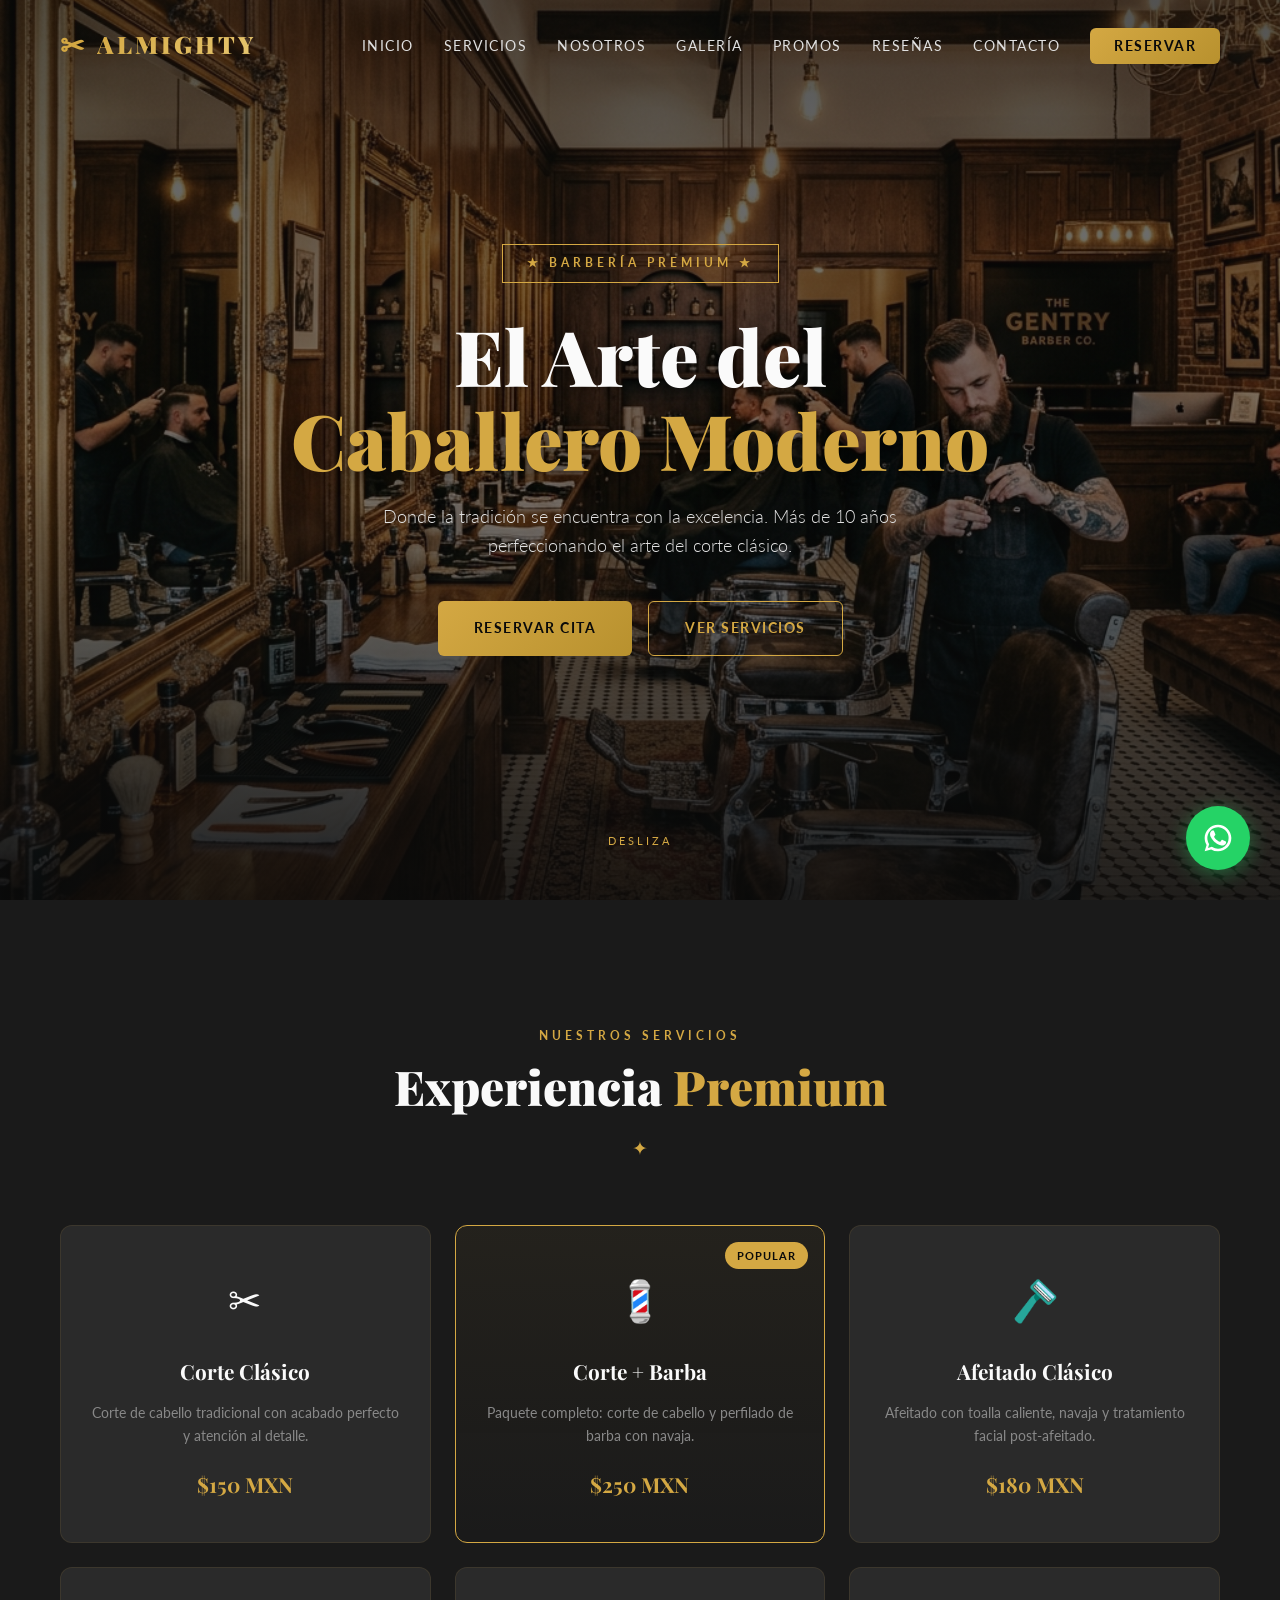
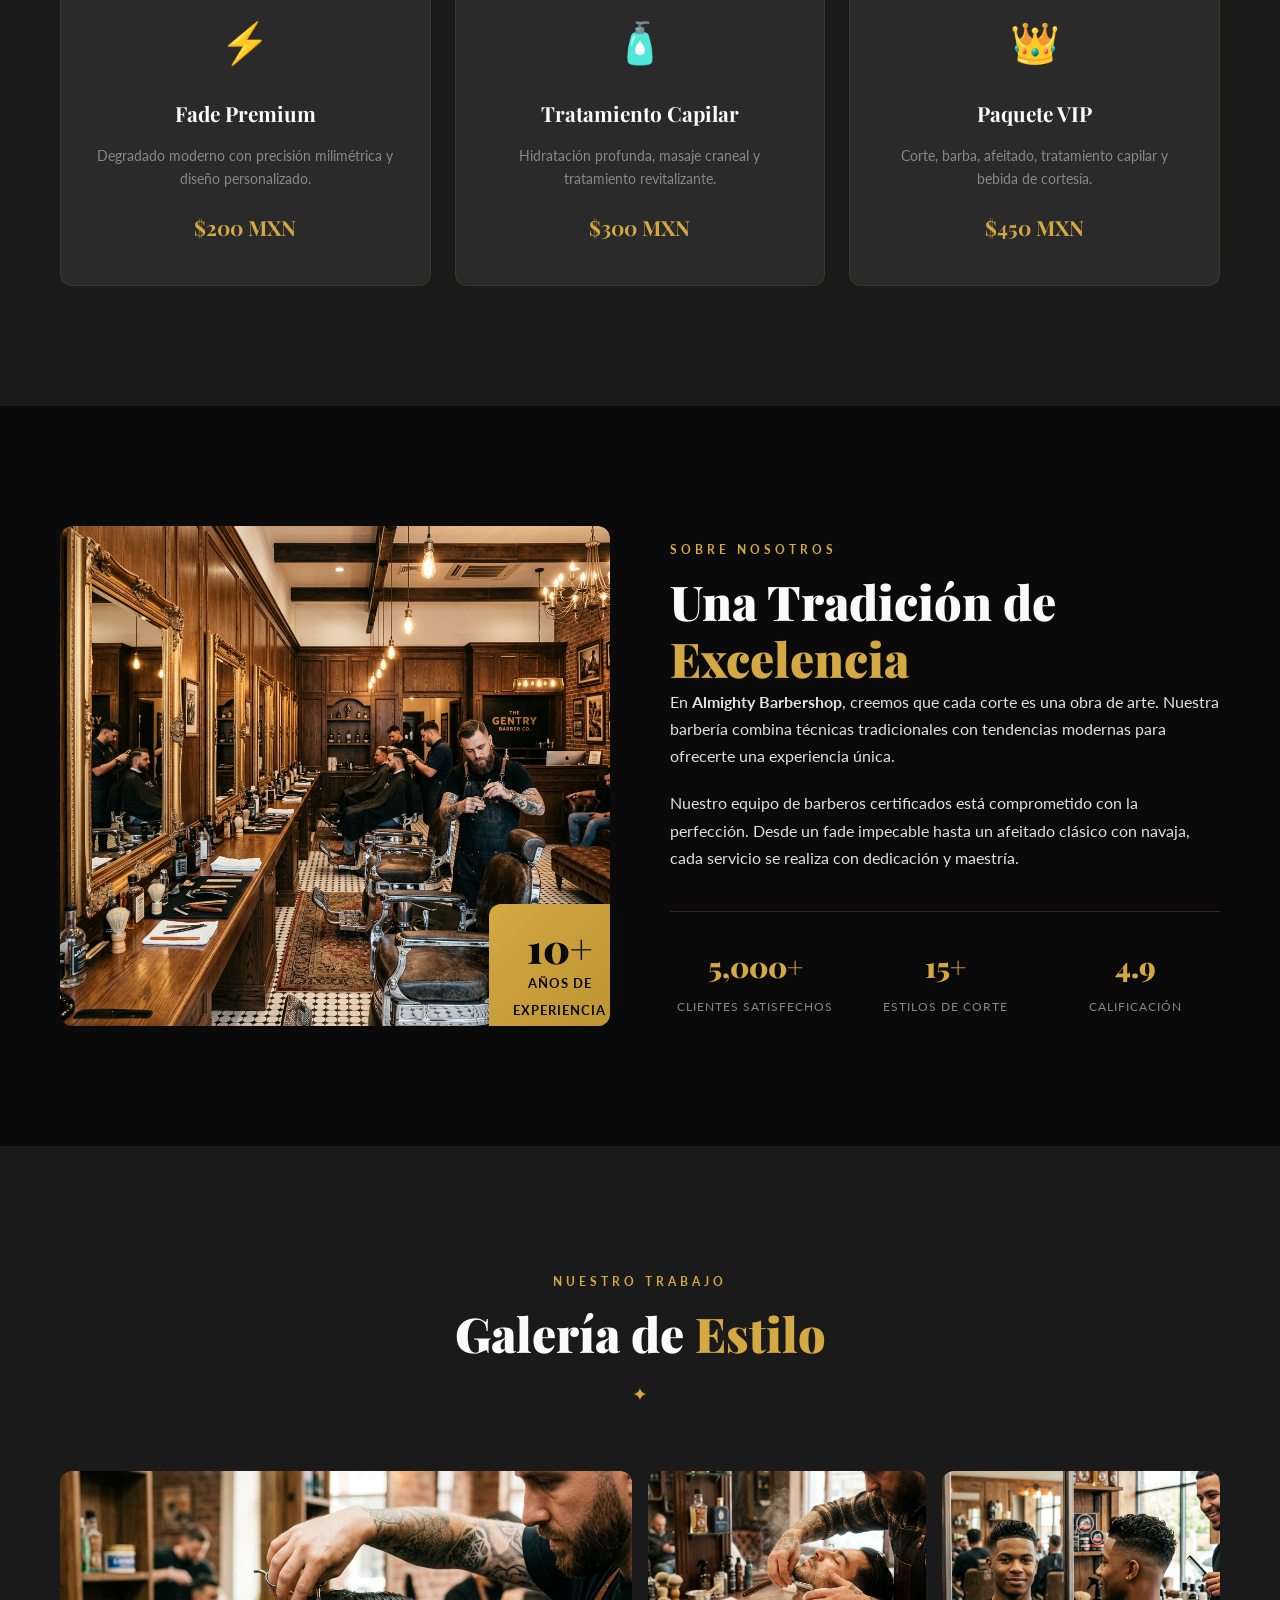
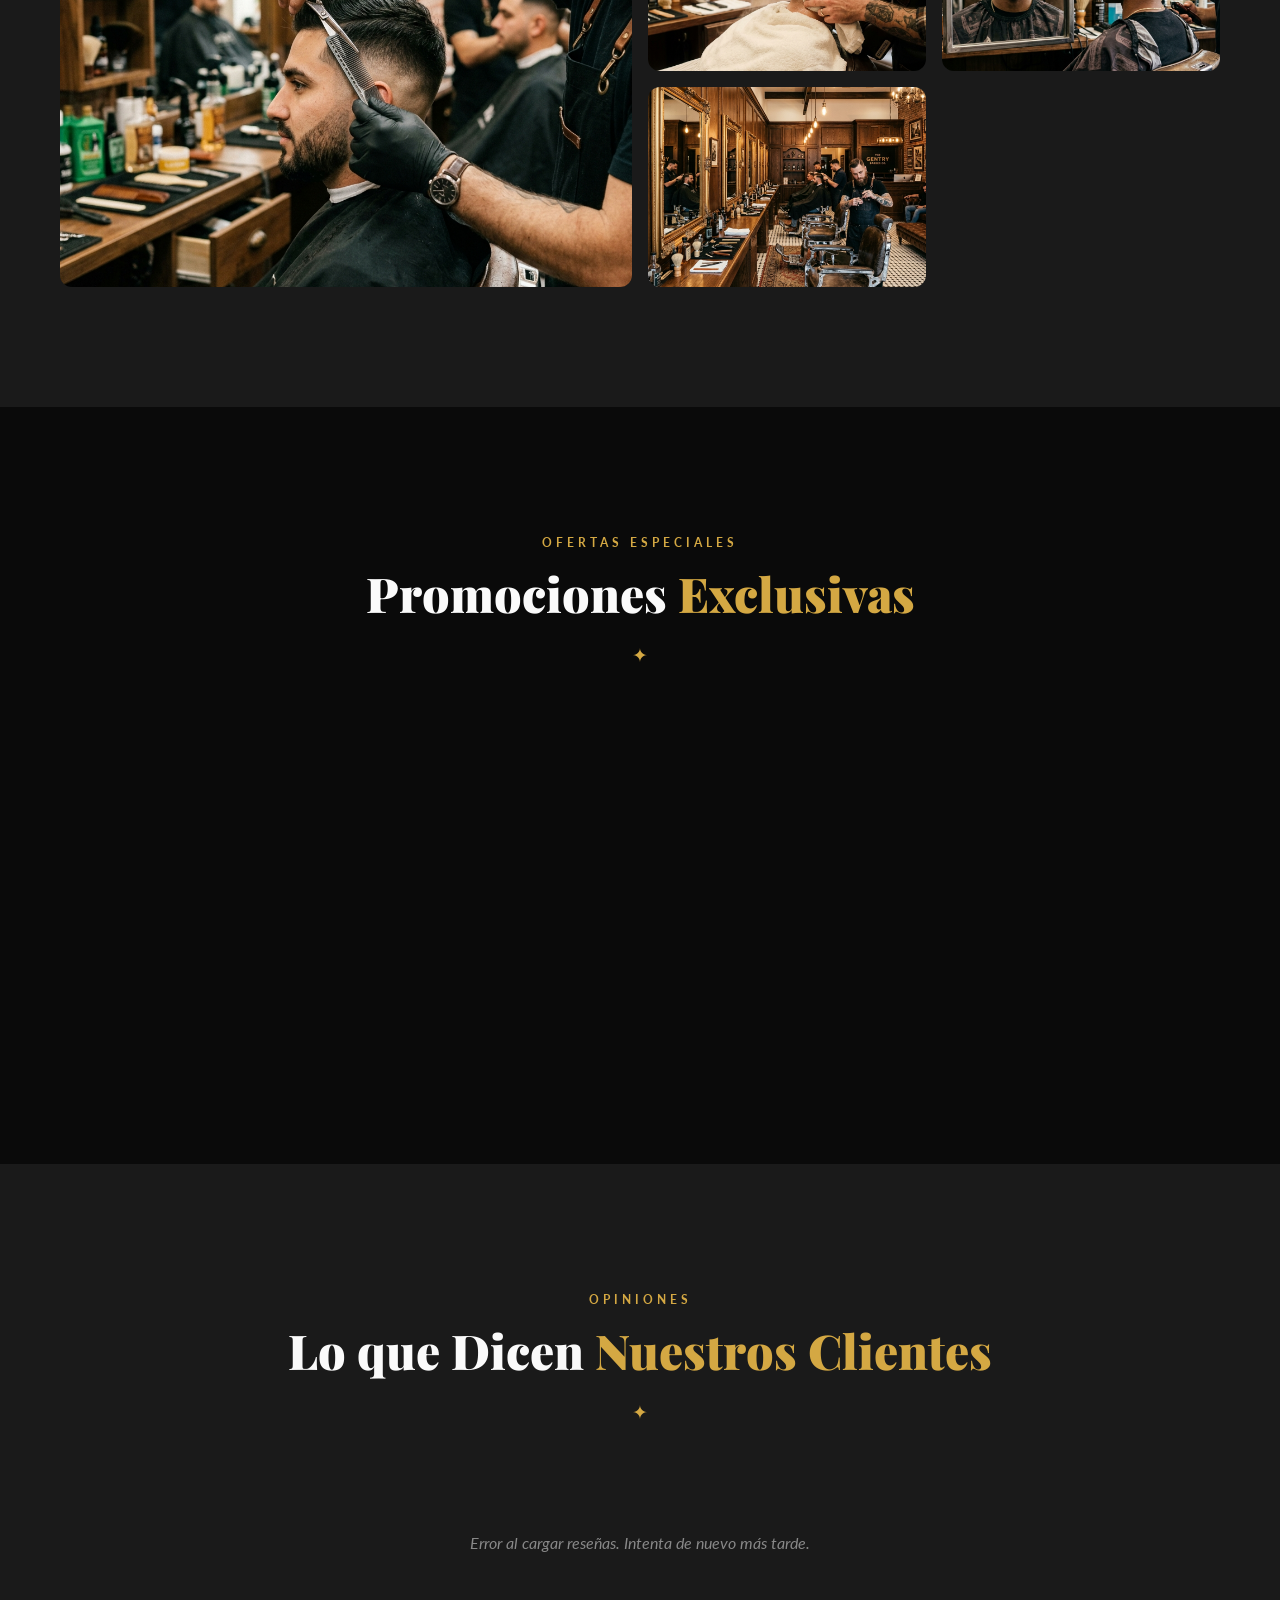
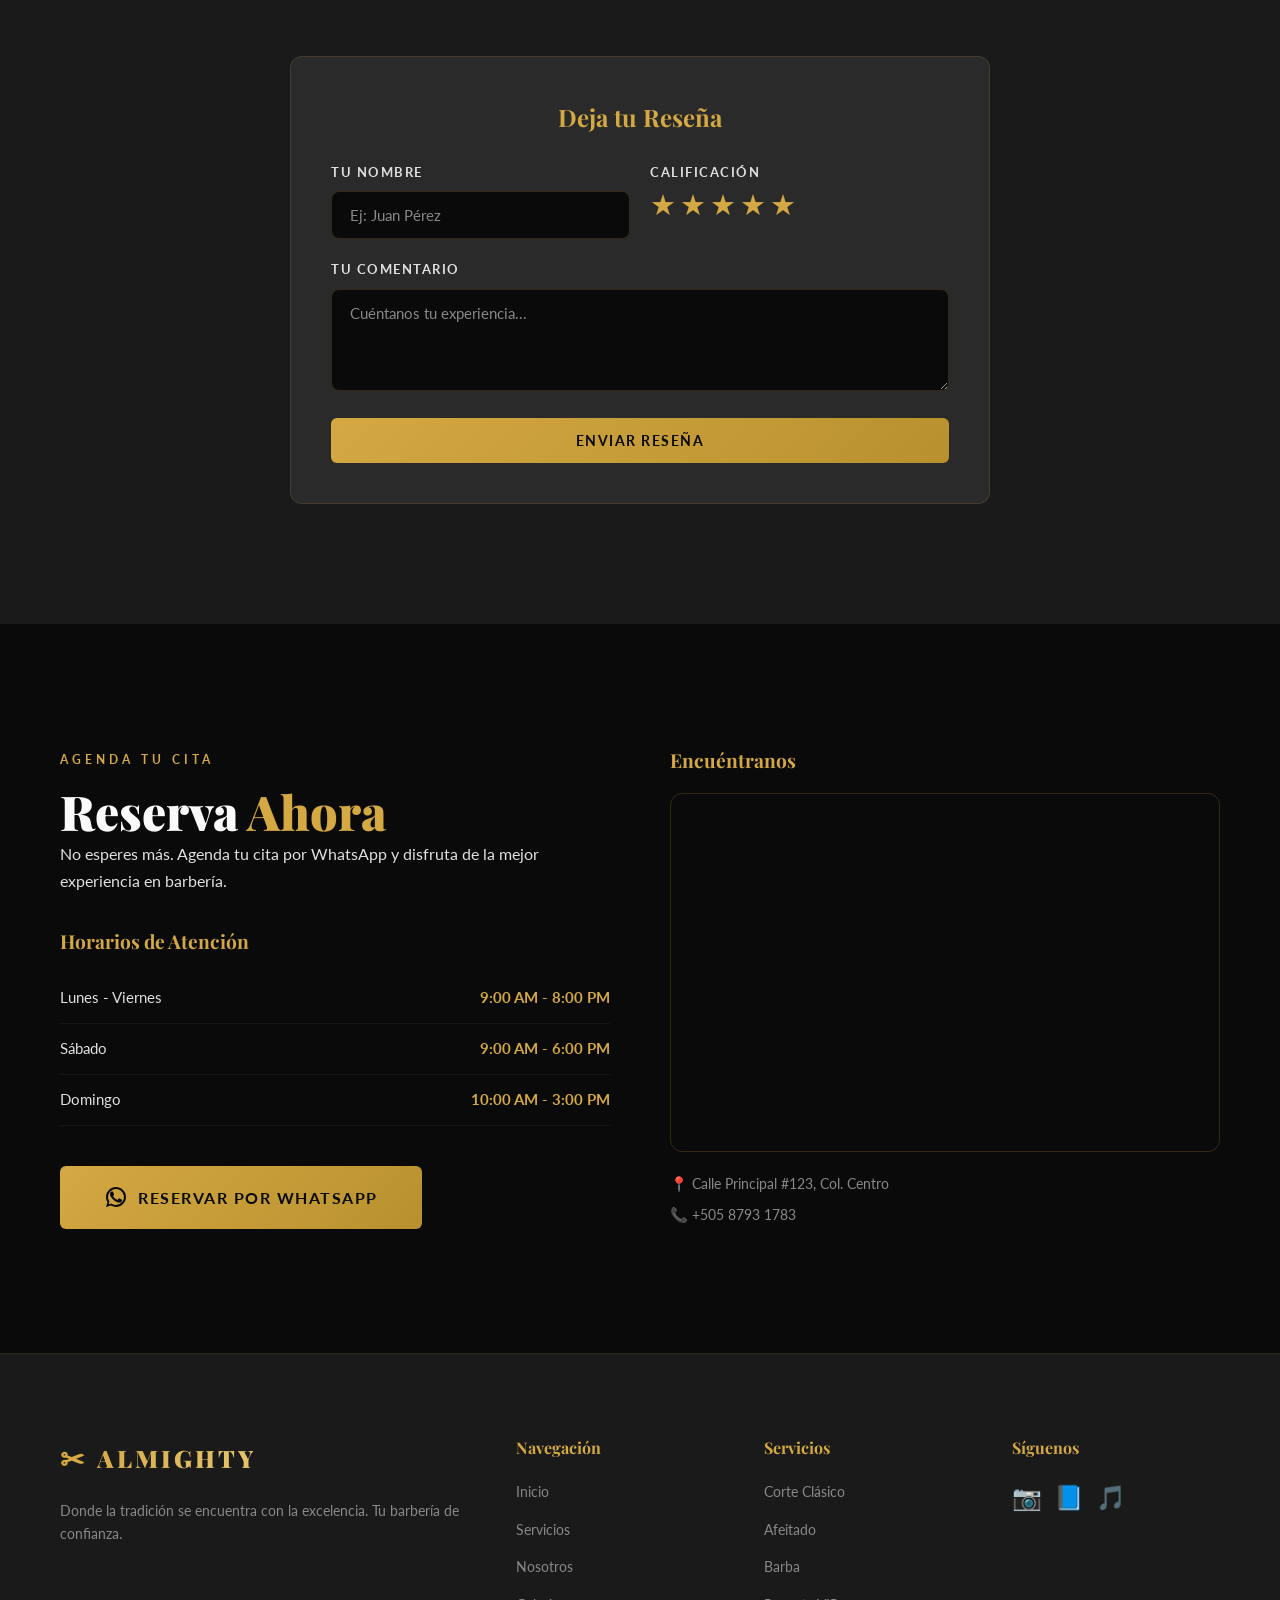
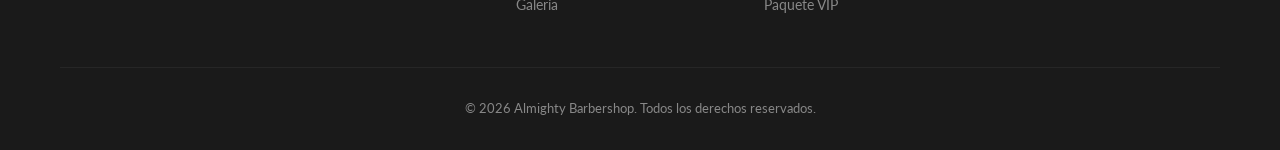
<file: Barberias/propuesta1/index.html>
<!DOCTYPE html>
<html lang="es">
<head>
    <meta charset="UTF-8">
    <meta name="viewport" content="width=device-width, initial-scale=1.0">
    <meta name="description" content="Almighty Barbershop - La barbería clásica con estilo premium en Tipitapa. Cortes de cabello, afeitados y grooming de lujo. Reserva tu cita ahora.">
    <meta name="keywords" content="barbería Tipitapa, cortes de cabello, afeitado, grooming, barbershop, citas">
    <meta name="author" content="Almighty Barbershop">
    <meta name="robots" content="index, follow">
    <link rel="canonical" href="https://proyecto-almighty.vercel.app/Barberias/propuesta1/index.html">
    <meta property="og:title" content="Almighty Barbershop - Estilo Clásico Premium">
    <meta property="og:description" content="Experimenta el arte del barbero en Tipitapa. Cortes clásicos, afeitados premium y un ambiente de lujo.">
    <meta property="og:type" content="website">
    <meta property="og:url" content="https://proyecto-almighty.vercel.app/Barberias/propuesta1/index.html">
    <meta property="og:image" content="https://proyecto-almighty.vercel.app/Barberias/assets/img/hero-classic.png">
    <meta property="og:locale" content="es_NI">
    <title>Almighty Barbershop | Estilo Clásico & Elegante</title>
    <script type="application/ld+json">
    {
      "@context": "https://schema.org",
      "@type": "Barbershop",
      "name": "Almighty Barbershop",
      "image": "https://proyecto-almighty.vercel.app/Barberias/assets/img/hero-classic.png",
      "url": "https://proyecto-almighty.vercel.app/Barberias/propuesta1/index.html",
      "telephone": "+50587931783",
      "address": {
        "@type": "PostalAddress",
        "addressLocality": "Tipitapa",
        "addressCountry": "NI"
      }
    }
    </script>
    <link rel="preconnect" href="https://fonts.googleapis.com">
    <link rel="preconnect" href="https://fonts.gstatic.com" crossorigin>
    <link href="https://fonts.googleapis.com/css2?family=Playfair+Display:ital,wght@0,400;0,700;0,900;1,400&family=Lato:wght@300;400;700&display=swap" rel="stylesheet">
    <link rel="stylesheet" href="classic.css">
</head>
<body>
    <!-- ========== NAVEGACIÓN ========== -->
    <nav class="navbar" id="navbar">
        <div class="container nav-container">
            <a href="#" class="logo">
                <span class="logo-icon">✂</span>
                <span class="logo-text">ALMIGHTY</span>
            </a>
            <button class="nav-toggle" id="navToggle" aria-label="Menú">
                <span></span><span></span><span></span>
            </button>
            <ul class="nav-links" id="navLinks">
                <li><a href="#inicio">Inicio</a></li>
                <li><a href="#servicios">Servicios</a></li>
                <li><a href="#nosotros">Nosotros</a></li>
                <li><a href="#galeria">Galería</a></li>
                <li><a href="#promociones">Promos</a></li>
                <li><a href="#resenas">Reseñas</a></li>
                <li><a href="#contacto">Contacto</a></li>
                <li><a href="#reservar" class="nav-cta">Reservar</a></li>
            </ul>
        </div>
    </nav>

    <!-- ========== HERO ========== -->
    <header class="hero" id="inicio">
        <div class="hero-overlay"></div>
        <div class="hero-content">
            <div class="hero-badge">★ BARBERÍA PREMIUM ★</div>
            <h1 class="hero-title">El Arte del<br><span class="gold">Caballero Moderno</span></h1>
            <p class="hero-subtitle">Donde la tradición se encuentra con la excelencia. Más de 10 años perfeccionando el arte del corte clásico.</p>
            <div class="hero-actions">
                <a href="#reservar" class="btn btn-gold">Reservar Cita</a>
                <a href="#servicios" class="btn btn-outline">Ver Servicios</a>
            </div>
        </div>
        <div class="hero-scroll">
            <span>Desliza</span>
            <div class="scroll-line"></div>
        </div>
    </header>

    <!-- ========== SERVICIOS ========== -->
    <section class="services" id="servicios">
        <div class="container">
            <div class="section-header">
                <span class="section-tag">Nuestros Servicios</span>
                <h2 class="section-title">Experiencia <span class="gold">Premium</span></h2>
                <div class="title-ornament">✦</div>
            </div>
            <div class="services-grid">
                <div class="service-card">
                    <div class="service-icon">✂</div>
                    <h3>Corte Clásico</h3>
                    <p>Corte de cabello tradicional con acabado perfecto y atención al detalle.</p>
                    <span class="service-price">$150 MXN</span>
                </div>
                <div class="service-card featured">
                    <div class="service-badge">Popular</div>
                    <div class="service-icon">💈</div>
                    <h3>Corte + Barba</h3>
                    <p>Paquete completo: corte de cabello y perfilado de barba con navaja.</p>
                    <span class="service-price">$250 MXN</span>
                </div>
                <div class="service-card">
                    <div class="service-icon">🪒</div>
                    <h3>Afeitado Clásico</h3>
                    <p>Afeitado con toalla caliente, navaja y tratamiento facial post-afeitado.</p>
                    <span class="service-price">$180 MXN</span>
                </div>
                <div class="service-card">
                    <div class="service-icon">⚡</div>
                    <h3>Fade Premium</h3>
                    <p>Degradado moderno con precisión milimétrica y diseño personalizado.</p>
                    <span class="service-price">$200 MXN</span>
                </div>
                <div class="service-card">
                    <div class="service-icon">🧴</div>
                    <h3>Tratamiento Capilar</h3>
                    <p>Hidratación profunda, masaje craneal y tratamiento revitalizante.</p>
                    <span class="service-price">$300 MXN</span>
                </div>
                <div class="service-card">
                    <div class="service-icon">👑</div>
                    <h3>Paquete VIP</h3>
                    <p>Corte, barba, afeitado, tratamiento capilar y bebida de cortesía.</p>
                    <span class="service-price">$450 MXN</span>
                </div>
            </div>
        </div>
    </section>

    <!-- ========== SOBRE NOSOTROS ========== -->
    <section class="about" id="nosotros">
        <div class="container about-grid">
            <div class="about-image">
                <img src="../assets/img/hero-classic.png" alt="Interior de Almighty Barbershop" loading="lazy">
                <div class="about-experience">
                    <span class="exp-number">10+</span>
                    <span class="exp-text">Años de<br>Experiencia</span>
                </div>
            </div>
            <div class="about-content">
                <span class="section-tag">Sobre Nosotros</span>
                <h2 class="section-title">Una Tradición de <span class="gold">Excelencia</span></h2>
                <p>En <strong>Almighty Barbershop</strong>, creemos que cada corte es una obra de arte. Nuestra barbería combina técnicas tradicionales con tendencias modernas para ofrecerte una experiencia única.</p>
                <p>Nuestro equipo de barberos certificados está comprometido con la perfección. Desde un fade impecable hasta un afeitado clásico con navaja, cada servicio se realiza con dedicación y maestría.</p>
                <div class="about-stats">
                    <div class="stat">
                        <span class="stat-number">5,000+</span>
                        <span class="stat-label">Clientes Satisfechos</span>
                    </div>
                    <div class="stat">
                        <span class="stat-number">15+</span>
                        <span class="stat-label">Estilos de Corte</span>
                    </div>
                    <div class="stat">
                        <span class="stat-number">4.9</span>
                        <span class="stat-label">Calificación</span>
                    </div>
                </div>
            </div>
        </div>
    </section>

    <!-- ========== GALERÍA ========== -->
    <section class="gallery" id="galeria">
        <div class="container">
            <div class="section-header">
                <span class="section-tag">Nuestro Trabajo</span>
                <h2 class="section-title">Galería de <span class="gold">Estilo</span></h2>
                <div class="title-ornament">✦</div>
            </div>
            <div class="gallery-grid">
                <div class="gallery-item large">
                    <img src="../assets/img/service-1.png" alt="Corte clásico en progreso" loading="lazy">
                    <div class="gallery-overlay">
                        <span>Corte Clásico</span>
                    </div>
                </div>
                <div class="gallery-item">
                    <img src="../assets/img/service-2.png" alt="Afeitado con navaja" loading="lazy">
                    <div class="gallery-overlay">
                        <span>Afeitado Premium</span>
                    </div>
                </div>
                <div class="gallery-item">
                    <img src="../assets/img/service-3.png" alt="Resultado de fade moderno" loading="lazy">
                    <div class="gallery-overlay">
                        <span>Fade Moderno</span>
                    </div>
                </div>
                <div class="gallery-item">
                    <img src="../assets/img/hero-classic.png" alt="Interior de la barbería" loading="lazy">
                    <div class="gallery-overlay">
                        <span>Nuestro Espacio</span>
                    </div>
                </div>
            </div>
        </div>
    </section>

    <!-- ========== PROMOCIONES ========== -->
    <section class="promotions" id="promociones">
        <div class="container">
            <div class="section-header">
                <span class="section-tag">Ofertas Especiales</span>
                <h2 class="section-title">Promociones <span class="gold">Exclusivas</span></h2>
                <div class="title-ornament">✦</div>
            </div>
            <div class="promo-grid">
                <div class="promo-card">
                    <div class="promo-badge">-20%</div>
                    <h3>Primera Visita</h3>
                    <p>Obtén un 20% de descuento en tu primer corte. ¡Bienvenido a la familia!</p>
                    <a href="https://wa.me/50587931783?text=Hola,%20quiero%20agendar%20una%20cita%20con%20el%20descuento%20de%20primera%20visita" class="btn btn-gold btn-sm">Reclamar Oferta</a>
                </div>
                <div class="promo-card highlight">
                    <div class="promo-badge">2x1</div>
                    <h3>Martes de Amigos</h3>
                    <p>Todos los martes: trae a un amigo y el segundo corte es GRATIS.</p>
                    <a href="https://wa.me/50587931783?text=Hola,%20quiero%20agendar%20para%20el%20martes%20de%20amigos" class="btn btn-gold btn-sm">Reservar Martes</a>
                </div>
                <div class="promo-card">
                    <div class="promo-badge">VIP</div>
                    <h3>Paquete Novio</h3>
                    <p>Corte, barba, facial y styling para tu día especial. Incluye copa de vino.</p>
                    <a href="https://wa.me/50587931783?text=Hola,%20quiero%20información%20del%20paquete%20novio" class="btn btn-gold btn-sm">Más Info</a>
                </div>
            </div>
        </div>
    </section>

    <!-- ========== RESEÑAS ========== -->
    <section class="reviews-section" id="resenas">
        <div class="container">
            <div class="section-header">
                <span class="section-tag">Opiniones</span>
                <h2 class="section-title">Lo que Dicen <span class="gold">Nuestros Clientes</span></h2>
                <div class="title-ornament">✦</div>
            </div>

            <!-- Contenedor de reseñas cargadas desde Google Sheets -->
            <div class="reviews-container" id="reviewsContainer">
                <!-- Las reseñas se cargan dinámicamente via fetch GET -->
            </div>

            <!-- Formulario para nueva reseña -->
            <div class="review-form-wrapper">
                <h3>Deja tu Reseña</h3>
                <form id="reviewForm" class="review-form">
                    <div class="form-row">
                        <div class="form-group">
                            <label for="reviewNombre">Tu Nombre</label>
                            <input type="text" id="reviewNombre" name="nombre" placeholder="Ej: Juan Pérez" required>
                        </div>
                        <div class="form-group">
                            <label>Calificación</label>
                            <div class="star-rating" id="starRating">
                                <input type="hidden" name="calificacion" value="5">
                                <button type="button" class="star-btn active" data-value="1">★</button>
                                <button type="button" class="star-btn active" data-value="2">★</button>
                                <button type="button" class="star-btn active" data-value="3">★</button>
                                <button type="button" class="star-btn active" data-value="4">★</button>
                                <button type="button" class="star-btn active" data-value="5">★</button>
                            </div>
                        </div>
                    </div>
                    <div class="form-group">
                        <label for="reviewComentario">Tu Comentario</label>
                        <textarea id="reviewComentario" name="comentario" rows="4" placeholder="Cuéntanos tu experiencia..." required></textarea>
                    </div>
                    <button type="submit" class="btn btn-gold">Enviar Reseña</button>
                </form>
            </div>
        </div>
    </section>

    <!-- ========== HORARIOS Y RESERVAR ========== -->
    <section class="booking" id="reservar">
        <div class="container booking-grid">
            <div class="booking-info">
                <span class="section-tag">Agenda Tu Cita</span>
                <h2 class="section-title">Reserva <span class="gold">Ahora</span></h2>
                <p>No esperes más. Agenda tu cita por WhatsApp y disfruta de la mejor experiencia en barbería.</p>
                
                <div class="schedule">
                    <h3>Horarios de Atención</h3>
                    <ul class="schedule-list">
                        <li><span>Lunes - Viernes</span><span>9:00 AM - 8:00 PM</span></li>
                        <li><span>Sábado</span><span>9:00 AM - 6:00 PM</span></li>
                        <li><span>Domingo</span><span>10:00 AM - 3:00 PM</span></li>
                    </ul>
                </div>

                <a href="https://wa.me/50587931783?text=Hola,%20quiero%20agendar%20una%20cita" class="btn btn-gold btn-lg" id="btnReservar">
                    <svg width="24" height="24" viewBox="0 0 24 24" fill="currentColor"><path d="M17.472 14.382c-.297-.149-1.758-.867-2.03-.967-.273-.099-.471-.148-.67.15-.197.297-.767.966-.94 1.164-.173.199-.347.223-.644.075-.297-.15-1.255-.463-2.39-1.475-.883-.788-1.48-1.761-1.653-2.059-.173-.297-.018-.458.13-.606.134-.133.298-.347.446-.52.149-.174.198-.298.298-.497.099-.198.05-.371-.025-.52-.075-.149-.669-1.612-.916-2.207-.242-.579-.487-.5-.669-.51-.173-.008-.371-.01-.57-.01-.198 0-.52.074-.792.372-.272.297-1.04 1.016-1.04 2.479 0 1.462 1.065 2.875 1.213 3.074.149.198 2.096 3.2 5.077 4.487.709.306 1.262.489 1.694.625.712.227 1.36.195 1.871.118.571-.085 1.758-.719 2.006-1.413.248-.694.248-1.289.173-1.413-.074-.124-.272-.198-.57-.347z"/><path d="M12 2C6.477 2 2 6.477 2 12c0 1.89.525 3.66 1.438 5.168L2 22l4.832-1.438A9.955 9.955 0 0012 22c5.523 0 10-4.477 10-10S17.523 2 12 2zm0 18a8 8 0 01-4.29-1.243l-.307-.185-2.871.853.853-2.871-.185-.307A8 8 0 1112 20z"/></svg>
                    Reservar por WhatsApp
                </a>
            </div>
            <div class="booking-map">
                <h3>Encuéntranos</h3>
                <div class="map-wrapper">
                    <iframe 
                        src="https://www.google.com/maps/embed?pb=!1m18!1m12!1m3!1d3763.2097!2d-99.1332!3d19.4326!2m3!1f0!2f0!3f0!3m2!1i1024!2i768!4f13.1!3m3!1m2!1s0x0%3A0x0!2zMTnCsDI1JzU3LjQiTiA5OcKwMDcnNTkuNSJX!5e0!3m2!1ses!2smx!4v1" 
                        width="100%" 
                        height="350" 
                        style="border:0; border-radius: 12px;" 
                        allowfullscreen="" 
                        loading="lazy" 
                        referrerpolicy="no-referrer-when-downgrade"
                        title="Ubicación de Almighty Barbershop">
                    </iframe>
                </div>
                <div class="address">
                    <p>📍 Calle Principal #123, Col. Centro</p>
                    <p>📞 +505 8793 1783</p>
                </div>
            </div>
        </div>
    </section>

    <!-- ========== FOOTER ========== -->
    <footer class="footer" id="contacto">
        <div class="container">
            <div class="footer-grid">
                <div class="footer-brand">
                    <a href="#" class="logo">
                        <span class="logo-icon">✂</span>
                        <span class="logo-text">ALMIGHTY</span>
                    </a>
                    <p>Donde la tradición se encuentra con la excelencia. Tu barbería de confianza.</p>
                </div>
                <div class="footer-links">
                    <h4>Navegación</h4>
                    <ul>
                        <li><a href="#inicio">Inicio</a></li>
                        <li><a href="#servicios">Servicios</a></li>
                        <li><a href="#nosotros">Nosotros</a></li>
                        <li><a href="#galeria">Galería</a></li>
                    </ul>
                </div>
                <div class="footer-links">
                    <h4>Servicios</h4>
                    <ul>
                        <li><a href="#servicios">Corte Clásico</a></li>
                        <li><a href="#servicios">Afeitado</a></li>
                        <li><a href="#servicios">Barba</a></li>
                        <li><a href="#servicios">Paquete VIP</a></li>
                    </ul>
                </div>
                <div class="footer-social">
                    <h4>Síguenos</h4>
                    <div class="social-links">
                        <a href="#" aria-label="Instagram">📷</a>
                        <a href="#" aria-label="Facebook">📘</a>
                        <a href="#" aria-label="TikTok">🎵</a>
                    </div>
                </div>
            </div>
            <div class="footer-bottom">
                <p>&copy; 2026 Almighty Barbershop. Todos los derechos reservados.</p>
            </div>
        </div>
    </footer>

    <!-- ========== BOTÓN FLOTANTE DE WHATSAPP ========== -->
    <a href="https://wa.me/50587931783?text=Hola,%20quiero%20agendar%20una%20cita" 
       class="whatsapp-float" 
       target="_blank" 
       rel="noopener noreferrer"
       aria-label="Contactar por WhatsApp"
       id="whatsappFloat">
        <svg viewBox="0 0 24 24" width="32" height="32" fill="#fff">
            <path d="M17.472 14.382c-.297-.149-1.758-.867-2.03-.967-.273-.099-.471-.148-.67.15-.197.297-.767.966-.94 1.164-.173.199-.347.223-.644.075-.297-.15-1.255-.463-2.39-1.475-.883-.788-1.48-1.761-1.653-2.059-.173-.297-.018-.458.13-.606.134-.133.298-.347.446-.52.149-.174.198-.298.298-.497.099-.198.05-.371-.025-.52-.075-.149-.669-1.612-.916-2.207-.242-.579-.487-.5-.669-.51-.173-.008-.371-.01-.57-.01-.198 0-.52.074-.792.372-.272.297-1.04 1.016-1.04 2.479 0 1.462 1.065 2.875 1.213 3.074.149.198 2.096 3.2 5.077 4.487.709.306 1.262.489 1.694.625.712.227 1.36.195 1.871.118.571-.085 1.758-.719 2.006-1.413.248-.694.248-1.289.173-1.413-.074-.124-.272-.198-.57-.347z"/>
            <path d="M12 2C6.477 2 2 6.477 2 12c0 1.89.525 3.66 1.438 5.168L2 22l4.832-1.438A9.955 9.955 0 0012 22c5.523 0 10-4.477 10-10S17.523 2 12 2zm0 18a8 8 0 01-4.29-1.243l-.307-.185-2.871.853.853-2.871-.185-.307A8 8 0 1112 20z"/>
        </svg>
        <span class="whatsapp-tooltip">¡Agenda tu cita!</span>
    </a>

    <script type="module" src="app-classic.js"></script>
</body>
</html>
</file>
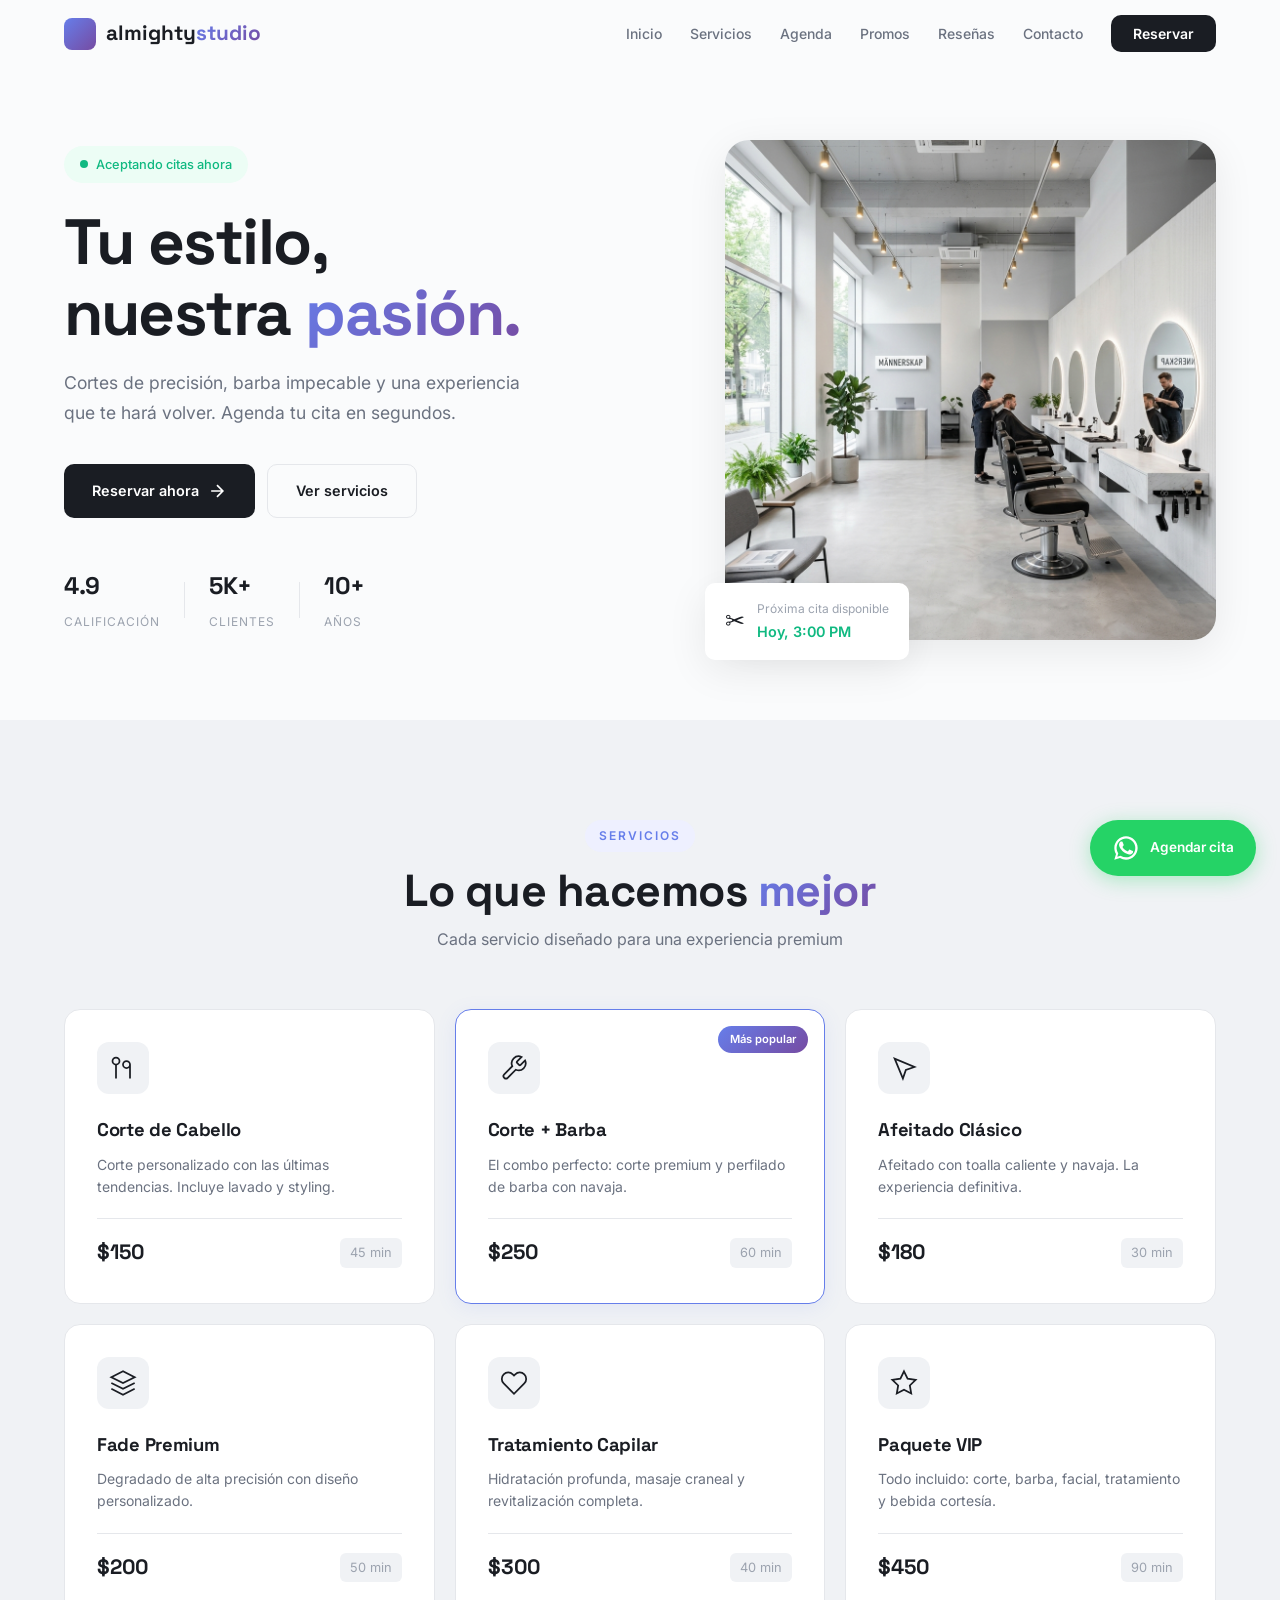
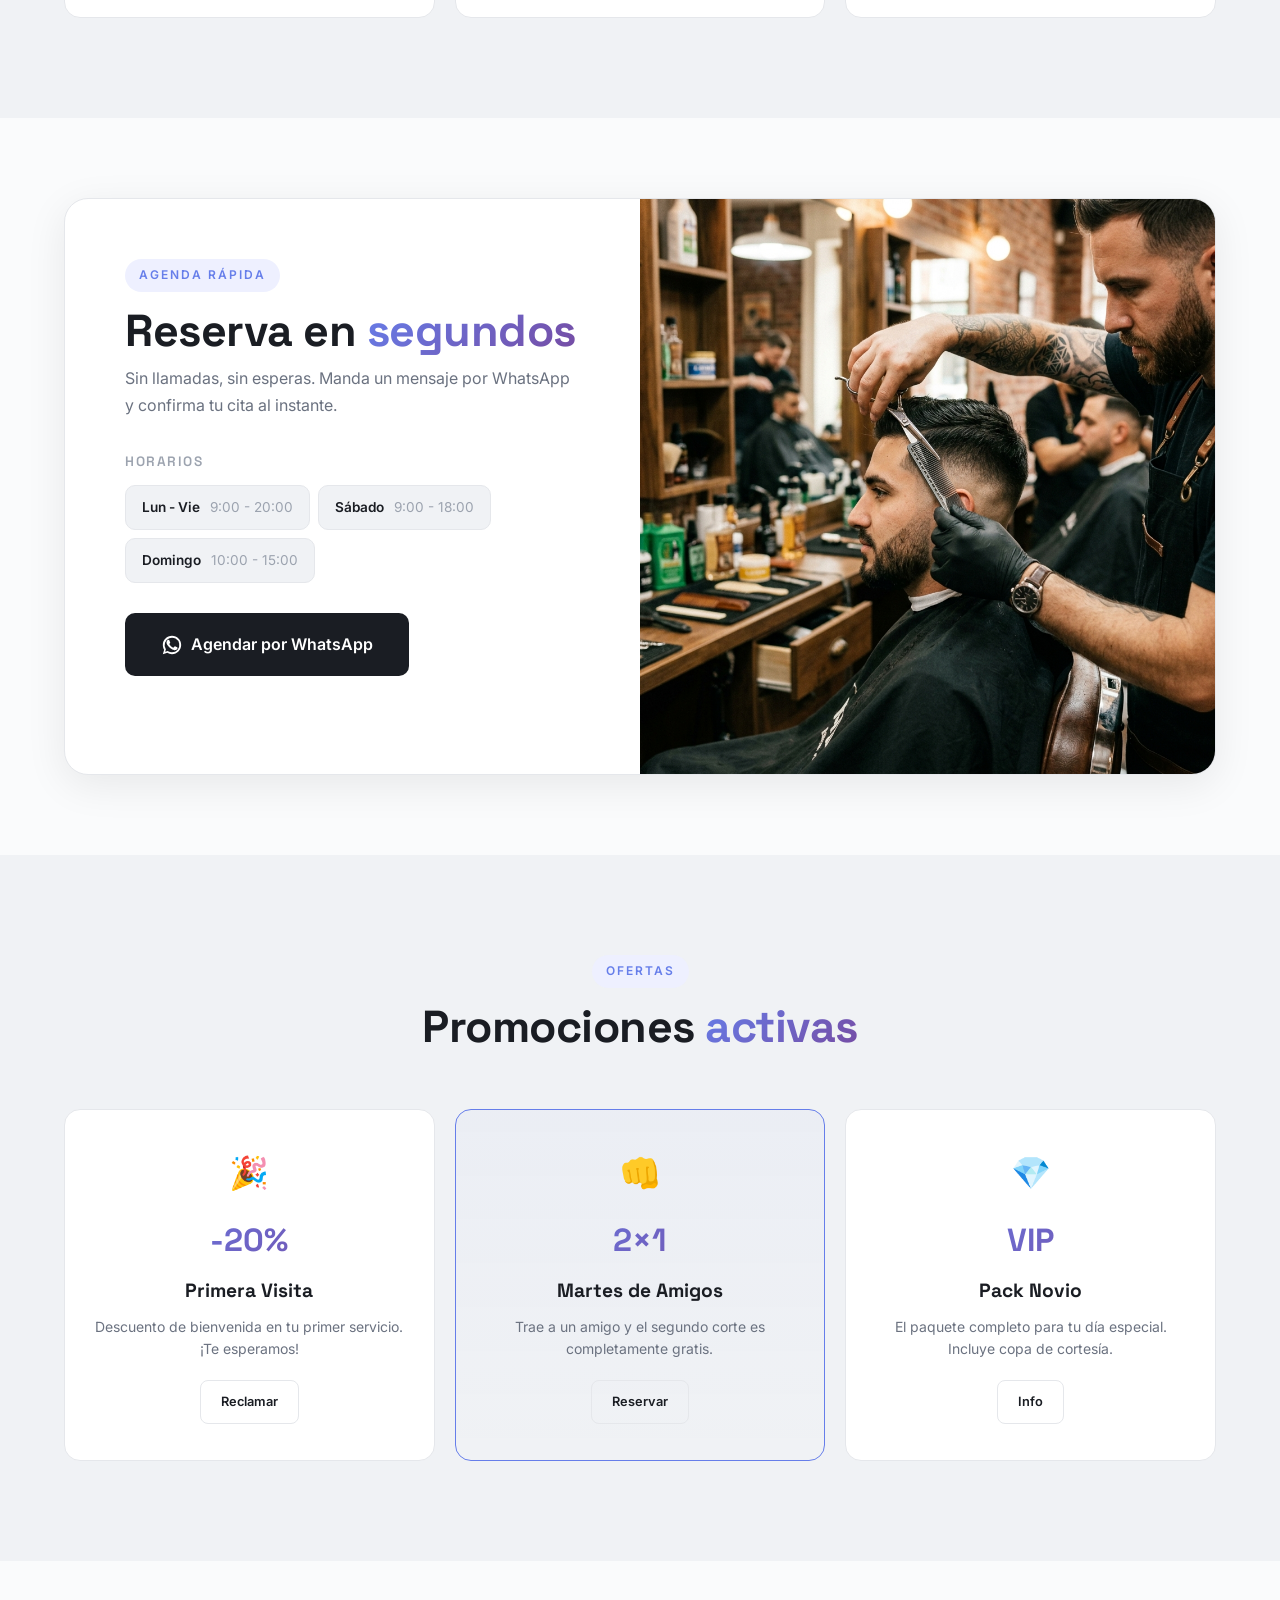
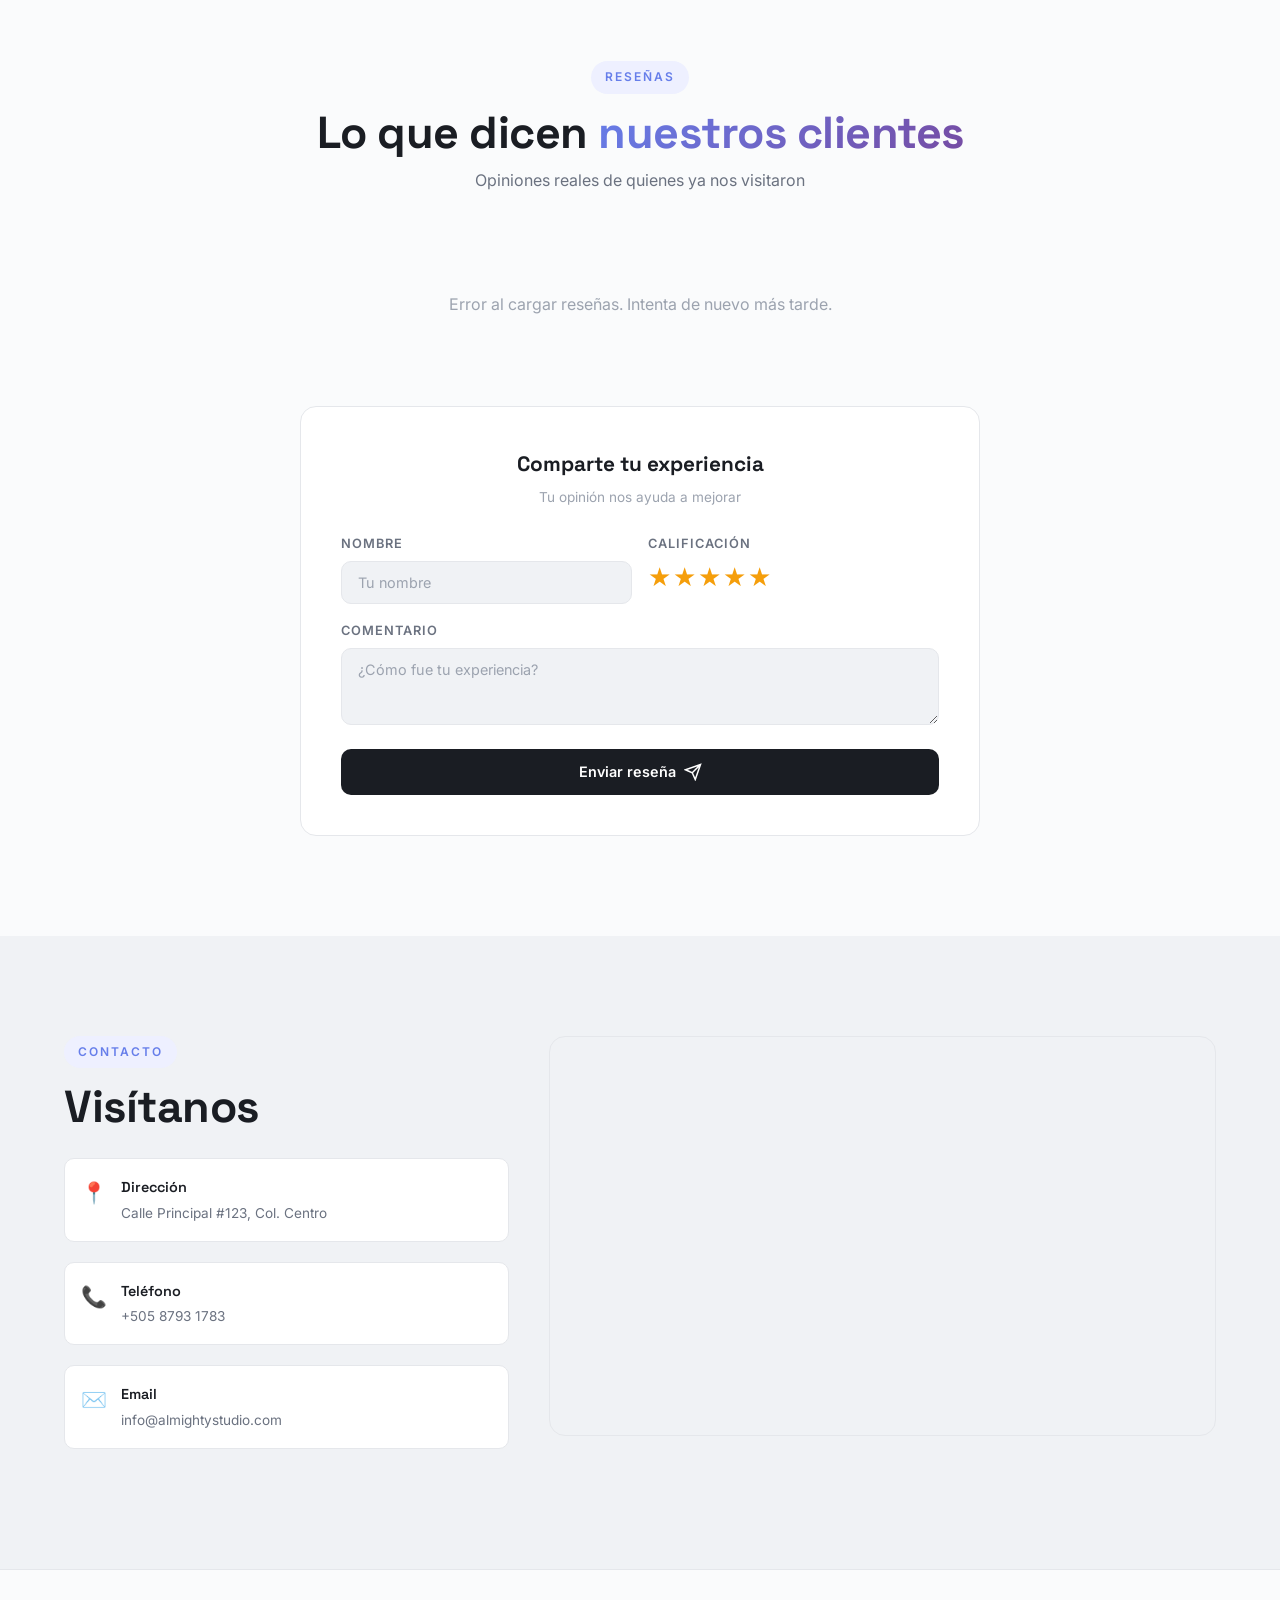
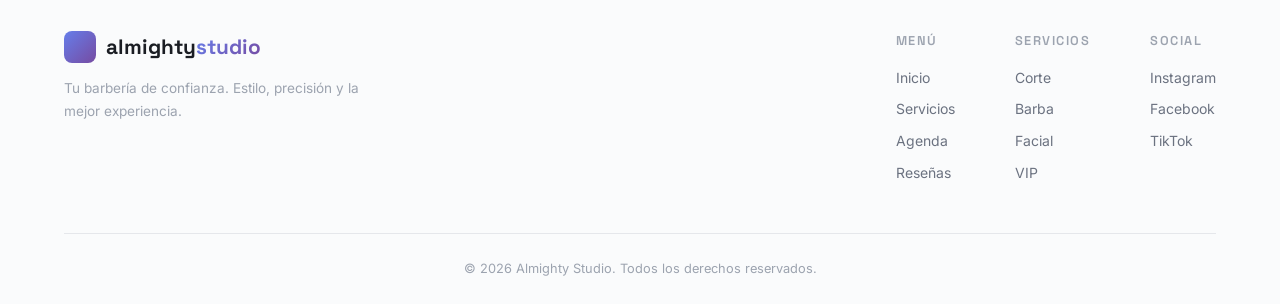
<file: Barberias/propuesta2/index.html>
<!DOCTYPE html>
<html lang="es">
<head>
    <meta charset="UTF-8">
    <meta name="viewport" content="width=device-width, initial-scale=1.0">
    <meta name="description" content="Almighty Studio - Barbería moderna y minimalista en Tipitapa. Reserva tu cita en segundos. Cortes de cabello, barba y grooming profesional.">
    <meta name="keywords" content="barbería moderna Tipitapa, corte de cabello, grooming, barbershop, cita online">
    <meta name="author" content="Almighty Studio">
    <meta name="robots" content="index, follow">
    <link rel="canonical" href="https://proyecto-almighty.vercel.app/Barberias/propuesta2/index.html">
    <meta property="og:title" content="Almighty Studio - Barbería Moderna">
    <meta property="og:description" content="Tu estilo, nuestra pasión en Tipitapa. Reserva tu cita en segundos.">
    <meta property="og:type" content="website">
    <meta property="og:url" content="https://proyecto-almighty.vercel.app/Barberias/propuesta2/index.html">
    <meta property="og:image" content="https://proyecto-almighty.vercel.app/Barberias/assets/img/hero-modern.png">
    <meta property="og:locale" content="es_NI">
    <title>Almighty Studio | Barbería Moderna & Minimalista</title>
    <script type="application/ld+json">
    {
      "@context": "https://schema.org",
      "@type": "Barbershop",
      "name": "Almighty Studio",
      "image": "https://proyecto-almighty.vercel.app/Barberias/assets/img/hero-modern.png",
      "url": "https://proyecto-almighty.vercel.app/Barberias/propuesta2/index.html",
      "telephone": "+50587931783",
      "address": {
        "@type": "PostalAddress",
        "addressLocality": "Tipitapa",
        "addressCountry": "NI"
      }
    }
    </script>
    <link rel="preconnect" href="https://fonts.googleapis.com">
    <link rel="preconnect" href="https://fonts.gstatic.com" crossorigin>
    <link href="https://fonts.googleapis.com/css2?family=Inter:wght@300;400;500;600;700;800&family=Space+Grotesk:wght@400;500;700&display=swap" rel="stylesheet">
    <link rel="stylesheet" href="modern.css">
</head>
<body>
    <!-- ========== NAVEGACIÓN ========== -->
    <nav class="navbar" id="navbar">
        <div class="container nav-container">
            <a href="#" class="logo">
                <span class="logo-mark"></span>
                <span class="logo-text">almighty<span class="logo-accent">studio</span></span>
            </a>
            <button class="nav-toggle" id="navToggle" aria-label="Menú">
                <span></span><span></span>
            </button>
            <ul class="nav-links" id="navLinks">
                <li><a href="#inicio">Inicio</a></li>
                <li><a href="#servicios">Servicios</a></li>
                <li><a href="#agenda">Agenda</a></li>
                <li><a href="#promociones">Promos</a></li>
                <li><a href="#resenas">Reseñas</a></li>
                <li><a href="#contacto">Contacto</a></li>
                <li><a href="https://wa.me/50587931783?text=Hola,%20quiero%20agendar%20una%20cita" class="nav-cta" target="_blank">Reservar</a></li>
            </ul>
        </div>
    </nav>

    <!-- ========== HERO ========== -->
    <header class="hero" id="inicio">
        <div class="container hero-grid">
            <div class="hero-content">
                <div class="hero-label">
                    <span class="label-dot"></span>
                    Aceptando citas ahora
                </div>
                <h1 class="hero-title">Tu estilo,<br>nuestra <span class="text-gradient">pasión.</span></h1>
                <p class="hero-subtitle">Cortes de precisión, barba impecable y una experiencia que te hará volver. Agenda tu cita en segundos.</p>
                <div class="hero-actions">
                    <a href="https://wa.me/50587931783?text=Hola,%20quiero%20agendar%20una%20cita" class="btn btn-primary" target="_blank">
                        Reservar ahora
                        <svg width="20" height="20" viewBox="0 0 24 24" fill="none" stroke="currentColor" stroke-width="2"><path d="M5 12h14M12 5l7 7-7 7"/></svg>
                    </a>
                    <a href="#servicios" class="btn btn-ghost">Ver servicios</a>
                </div>
                <div class="hero-metrics">
                    <div class="metric">
                        <span class="metric-number">4.9</span>
                        <span class="metric-label">Calificación</span>
                    </div>
                    <div class="metric-divider"></div>
                    <div class="metric">
                        <span class="metric-number">5K+</span>
                        <span class="metric-label">Clientes</span>
                    </div>
                    <div class="metric-divider"></div>
                    <div class="metric">
                        <span class="metric-number">10+</span>
                        <span class="metric-label">Años</span>
                    </div>
                </div>
            </div>
            <div class="hero-image">
                <div class="hero-img-wrapper">
                    <img src="../assets/img/hero-modern.png" alt="Almighty Studio - Barbería moderna" loading="eager">
                    <div class="hero-float-card">
                        <span class="float-icon">✂</span>
                        <div>
                            <span class="float-title">Próxima cita disponible</span>
                            <span class="float-time">Hoy, 3:00 PM</span>
                        </div>
                    </div>
                </div>
            </div>
        </div>
    </header>

    <!-- ========== SERVICIOS ========== -->
    <section class="services" id="servicios">
        <div class="container">
            <div class="section-header">
                <span class="section-label">Servicios</span>
                <h2 class="section-title">Lo que hacemos <span class="text-gradient">mejor</span></h2>
                <p class="section-desc">Cada servicio diseñado para una experiencia premium</p>
            </div>
            <div class="services-grid">
                <div class="service-card">
                    <div class="service-icon-wrap">
                        <svg width="28" height="28" viewBox="0 0 24 24" fill="none" stroke="currentColor" stroke-width="1.5"><circle cx="6" cy="6" r="3"/><path d="M6 21V9M18 21V9m0 0a3 3 0 10-6 0m6 0a3 3 0 11-6 0"/></svg>
                    </div>
                    <h3>Corte de Cabello</h3>
                    <p>Corte personalizado con las últimas tendencias. Incluye lavado y styling.</p>
                    <div class="service-footer">
                        <span class="service-price">$150</span>
                        <span class="service-duration">45 min</span>
                    </div>
                </div>
                <div class="service-card popular">
                    <div class="popular-tag">Más popular</div>
                    <div class="service-icon-wrap">
                        <svg width="28" height="28" viewBox="0 0 24 24" fill="none" stroke="currentColor" stroke-width="1.5"><path d="M14.7 6.3a1 1 0 000 1.4l1.6 1.6a1 1 0 001.4 0l3.77-3.77a6 6 0 01-7.94 7.94l-6.91 6.91a2.12 2.12 0 01-3-3l6.91-6.91a6 6 0 017.94-7.94l-3.77 3.77z"/></svg>
                    </div>
                    <h3>Corte + Barba</h3>
                    <p>El combo perfecto: corte premium y perfilado de barba con navaja.</p>
                    <div class="service-footer">
                        <span class="service-price">$250</span>
                        <span class="service-duration">60 min</span>
                    </div>
                </div>
                <div class="service-card">
                    <div class="service-icon-wrap">
                        <svg width="28" height="28" viewBox="0 0 24 24" fill="none" stroke="currentColor" stroke-width="1.5"><path d="M4 4l7.07 17.07 2.51-7.39 7.39-2.51L4 4z"/></svg>
                    </div>
                    <h3>Afeitado Clásico</h3>
                    <p>Afeitado con toalla caliente y navaja. La experiencia definitiva.</p>
                    <div class="service-footer">
                        <span class="service-price">$180</span>
                        <span class="service-duration">30 min</span>
                    </div>
                </div>
                <div class="service-card">
                    <div class="service-icon-wrap">
                        <svg width="28" height="28" viewBox="0 0 24 24" fill="none" stroke="currentColor" stroke-width="1.5"><path d="M12 2L2 7l10 5 10-5-10-5zM2 17l10 5 10-5M2 12l10 5 10-5"/></svg>
                    </div>
                    <h3>Fade Premium</h3>
                    <p>Degradado de alta precisión con diseño personalizado.</p>
                    <div class="service-footer">
                        <span class="service-price">$200</span>
                        <span class="service-duration">50 min</span>
                    </div>
                </div>
                <div class="service-card">
                    <div class="service-icon-wrap">
                        <svg width="28" height="28" viewBox="0 0 24 24" fill="none" stroke="currentColor" stroke-width="1.5"><path d="M20.84 4.61a5.5 5.5 0 00-7.78 0L12 5.67l-1.06-1.06a5.5 5.5 0 00-7.78 7.78l1.06 1.06L12 21.23l7.78-7.78 1.06-1.06a5.5 5.5 0 000-7.78z"/></svg>
                    </div>
                    <h3>Tratamiento Capilar</h3>
                    <p>Hidratación profunda, masaje craneal y revitalización completa.</p>
                    <div class="service-footer">
                        <span class="service-price">$300</span>
                        <span class="service-duration">40 min</span>
                    </div>
                </div>
                <div class="service-card">
                    <div class="service-icon-wrap">
                        <svg width="28" height="28" viewBox="0 0 24 24" fill="none" stroke="currentColor" stroke-width="1.5"><polygon points="12 2 15.09 8.26 22 9.27 17 14.14 18.18 21.02 12 17.77 5.82 21.02 7 14.14 2 9.27 8.91 8.26 12 2"/></svg>
                    </div>
                    <h3>Paquete VIP</h3>
                    <p>Todo incluido: corte, barba, facial, tratamiento y bebida cortesía.</p>
                    <div class="service-footer">
                        <span class="service-price">$450</span>
                        <span class="service-duration">90 min</span>
                    </div>
                </div>
            </div>
        </div>
    </section>

    <!-- ========== AGENDA RÁPIDA ========== -->
    <section class="quick-book" id="agenda">
        <div class="container">
            <div class="quick-book-card">
                <div class="quick-book-content">
                    <span class="section-label">Agenda Rápida</span>
                    <h2 class="section-title">Reserva en <span class="text-gradient">segundos</span></h2>
                    <p>Sin llamadas, sin esperas. Manda un mensaje por WhatsApp y confirma tu cita al instante.</p>
                    
                    <div class="schedule-compact">
                        <h3>Horarios</h3>
                        <div class="schedule-pills">
                            <div class="pill"><span>Lun - Vie</span><span>9:00 - 20:00</span></div>
                            <div class="pill"><span>Sábado</span><span>9:00 - 18:00</span></div>
                            <div class="pill"><span>Domingo</span><span>10:00 - 15:00</span></div>
                        </div>
                    </div>

                    <a href="https://wa.me/50587931783?text=Hola,%20quiero%20agendar%20una%20cita" class="btn btn-primary btn-lg" target="_blank">
                        <svg width="22" height="22" viewBox="0 0 24 24" fill="currentColor"><path d="M17.472 14.382c-.297-.149-1.758-.867-2.03-.967-.273-.099-.471-.148-.67.15-.197.297-.767.966-.94 1.164-.173.199-.347.223-.644.075-.297-.15-1.255-.463-2.39-1.475-.883-.788-1.48-1.761-1.653-2.059-.173-.297-.018-.458.13-.606.134-.133.298-.347.446-.52.149-.174.198-.298.298-.497.099-.198.05-.371-.025-.52-.075-.149-.669-1.612-.916-2.207-.242-.579-.487-.5-.669-.51-.173-.008-.371-.01-.57-.01-.198 0-.52.074-.792.372-.272.297-1.04 1.016-1.04 2.479 0 1.462 1.065 2.875 1.213 3.074.149.198 2.096 3.2 5.077 4.487.709.306 1.262.489 1.694.625.712.227 1.36.195 1.871.118.571-.085 1.758-.719 2.006-1.413.248-.694.248-1.289.173-1.413-.074-.124-.272-.198-.57-.347z"/><path d="M12 2C6.477 2 2 6.477 2 12c0 1.89.525 3.66 1.438 5.168L2 22l4.832-1.438A9.955 9.955 0 0012 22c5.523 0 10-4.477 10-10S17.523 2 12 2zm0 18a8 8 0 01-4.29-1.243l-.307-.185-2.871.853.853-2.871-.185-.307A8 8 0 1112 20z"/></svg>
                        Agendar por WhatsApp
                    </a>
                </div>
                <div class="quick-book-visual">
                    <img src="../assets/img/service-1.png" alt="Servicio de barbería" loading="lazy">
                </div>
            </div>
        </div>
    </section>

    <!-- ========== PROMOCIONES ========== -->
    <section class="promotions" id="promociones">
        <div class="container">
            <div class="section-header">
                <span class="section-label">Ofertas</span>
                <h2 class="section-title">Promociones <span class="text-gradient">activas</span></h2>
            </div>
            <div class="promo-grid">
                <div class="promo-card">
                    <div class="promo-icon">🎉</div>
                    <div class="promo-discount">-20%</div>
                    <h3>Primera Visita</h3>
                    <p>Descuento de bienvenida en tu primer servicio. ¡Te esperamos!</p>
                    <a href="https://wa.me/50587931783?text=Hola,%20quiero%20usar%20el%20descuento%20de%20primera%20visita" class="btn btn-outline-sm" target="_blank">Reclamar</a>
                </div>
                <div class="promo-card featured">
                    <div class="promo-icon">👊</div>
                    <div class="promo-discount">2×1</div>
                    <h3>Martes de Amigos</h3>
                    <p>Trae a un amigo y el segundo corte es completamente gratis.</p>
                    <a href="https://wa.me/50587931783?text=Hola,%20quiero%20reservar%20para%20martes%20de%20amigos" class="btn btn-outline-sm" target="_blank">Reservar</a>
                </div>
                <div class="promo-card">
                    <div class="promo-icon">💎</div>
                    <div class="promo-discount">VIP</div>
                    <h3>Pack Novio</h3>
                    <p>El paquete completo para tu día especial. Incluye copa de cortesía.</p>
                    <a href="https://wa.me/50587931783?text=Hola,%20quiero%20info%20del%20paquete%20novio" class="btn btn-outline-sm" target="_blank">Info</a>
                </div>
            </div>
        </div>
    </section>

    <!-- ========== RESEÑAS ========== -->
    <section class="reviews-section" id="resenas">
        <div class="container">
            <div class="section-header">
                <span class="section-label">Reseñas</span>
                <h2 class="section-title">Lo que dicen <span class="text-gradient">nuestros clientes</span></h2>
                <p class="section-desc">Opiniones reales de quienes ya nos visitaron</p>
            </div>

            <!-- Contenedor de reseñas - cargadas via fetch GET -->
            <div class="reviews-container" id="reviewsContainer">
                <!-- Las reseñas se cargan dinámicamente -->
            </div>

            <!-- Formulario para nueva reseña (POST) -->
            <div class="review-form-card">
                <div class="form-header">
                    <h3>Comparte tu experiencia</h3>
                    <p>Tu opinión nos ayuda a mejorar</p>
                </div>
                <form id="reviewForm" class="review-form">
                    <div class="form-grid">
                        <div class="form-group">
                            <label for="nombre2">Nombre</label>
                            <input type="text" id="nombre2" name="nombre" placeholder="Tu nombre" required>
                        </div>
                        <div class="form-group">
                            <label>Calificación</label>
                            <div class="star-rating" id="starRating">
                                <input type="hidden" name="calificacion" value="5">
                                <button type="button" class="star-btn active" data-value="1">★</button>
                                <button type="button" class="star-btn active" data-value="2">★</button>
                                <button type="button" class="star-btn active" data-value="3">★</button>
                                <button type="button" class="star-btn active" data-value="4">★</button>
                                <button type="button" class="star-btn active" data-value="5">★</button>
                            </div>
                        </div>
                    </div>
                    <div class="form-group">
                        <label for="comentario2">Comentario</label>
                        <textarea id="comentario2" name="comentario" rows="3" placeholder="¿Cómo fue tu experiencia?" required></textarea>
                    </div>
                    <button type="submit" class="btn btn-primary">
                        Enviar reseña
                        <svg width="18" height="18" viewBox="0 0 24 24" fill="none" stroke="currentColor" stroke-width="2"><path d="M22 2L11 13M22 2l-7 20-4-9-9-4 20-7z"/></svg>
                    </button>
                </form>
            </div>
        </div>
    </section>

    <!-- ========== MAPA Y CONTACTO ========== -->
    <section class="contact" id="contacto">
        <div class="container">
            <div class="contact-grid">
                <div class="contact-info">
                    <span class="section-label">Contacto</span>
                    <h2 class="section-title">Visítanos</h2>
                    <div class="contact-items">
                        <div class="contact-item">
                            <div class="contact-icon">📍</div>
                            <div>
                                <h4>Dirección</h4>
                                <p>Calle Principal #123, Col. Centro</p>
                            </div>
                        </div>
                        <div class="contact-item">
                            <div class="contact-icon">📞</div>
                            <div>
                                <h4>Teléfono</h4>
                                <p>+505 8793 1783</p>
                            </div>
                        </div>
                        <div class="contact-item">
                            <div class="contact-icon">✉️</div>
                            <div>
                                <h4>Email</h4>
                                <p>info@almightystudio.com</p>
                            </div>
                        </div>
                    </div>
                </div>
                <div class="contact-map">
                    <iframe
                        src="https://www.google.com/maps/embed?pb=!1m18!1m12!1m3!1d3763.2097!2d-99.1332!3d19.4326!2m3!1f0!2f0!3f0!3m2!1i1024!2i768!4f13.1!3m3!1m2!1s0x0%3A0x0!2zMTnCsDI1JzU3LjQiTiA5OcKwMDcnNTkuNSJX!5e0!3m2!1ses!2smx!4v1"
                        width="100%"
                        height="400"
                        style="border:0; border-radius: 16px;"
                        allowfullscreen=""
                        loading="lazy"
                        referrerpolicy="no-referrer-when-downgrade"
                        title="Ubicación de Almighty Studio">
                    </iframe>
                </div>
            </div>
        </div>
    </section>

    <!-- ========== FOOTER ========== -->
    <footer class="footer">
        <div class="container">
            <div class="footer-top">
                <div class="footer-brand">
                    <a href="#" class="logo">
                        <span class="logo-mark"></span>
                        <span class="logo-text">almighty<span class="logo-accent">studio</span></span>
                    </a>
                    <p>Tu barbería de confianza. Estilo, precisión y la mejor experiencia.</p>
                </div>
                <div class="footer-nav">
                    <div class="footer-col">
                        <h4>Menú</h4>
                        <a href="#inicio">Inicio</a>
                        <a href="#servicios">Servicios</a>
                        <a href="#agenda">Agenda</a>
                        <a href="#resenas">Reseñas</a>
                    </div>
                    <div class="footer-col">
                        <h4>Servicios</h4>
                        <a href="#servicios">Corte</a>
                        <a href="#servicios">Barba</a>
                        <a href="#servicios">Facial</a>
                        <a href="#servicios">VIP</a>
                    </div>
                    <div class="footer-col">
                        <h4>Social</h4>
                        <a href="#">Instagram</a>
                        <a href="#">Facebook</a>
                        <a href="#">TikTok</a>
                    </div>
                </div>
            </div>
            <div class="footer-bottom">
                <p>&copy; 2026 Almighty Studio. Todos los derechos reservados.</p>
            </div>
        </div>
    </footer>

    <!-- ========== BOTÓN WHATSAPP FIJO ========== -->
    <a href="https://wa.me/50587931783?text=Hola,%20quiero%20agendar%20una%20cita"
       class="whatsapp-fixed"
       target="_blank"
       rel="noopener noreferrer"
       aria-label="Contactar por WhatsApp"
       id="whatsappBtn">
        <svg viewBox="0 0 24 24" width="28" height="28" fill="#fff">
            <path d="M17.472 14.382c-.297-.149-1.758-.867-2.03-.967-.273-.099-.471-.148-.67.15-.197.297-.767.966-.94 1.164-.173.199-.347.223-.644.075-.297-.15-1.255-.463-2.39-1.475-.883-.788-1.48-1.761-1.653-2.059-.173-.297-.018-.458.13-.606.134-.133.298-.347.446-.52.149-.174.198-.298.298-.497.099-.198.05-.371-.025-.52-.075-.149-.669-1.612-.916-2.207-.242-.579-.487-.5-.669-.51-.173-.008-.371-.01-.57-.01-.198 0-.52.074-.792.372-.272.297-1.04 1.016-1.04 2.479 0 1.462 1.065 2.875 1.213 3.074.149.198 2.096 3.2 5.077 4.487.709.306 1.262.489 1.694.625.712.227 1.36.195 1.871.118.571-.085 1.758-.719 2.006-1.413.248-.694.248-1.289.173-1.413-.074-.124-.272-.198-.57-.347z"/>
            <path d="M12 2C6.477 2 2 6.477 2 12c0 1.89.525 3.66 1.438 5.168L2 22l4.832-1.438A9.955 9.955 0 0012 22c5.523 0 10-4.477 10-10S17.523 2 12 2zm0 18a8 8 0 01-4.29-1.243l-.307-.185-2.871.853.853-2.871-.185-.307A8 8 0 1112 20z"/>
        </svg>
        <span>Agendar cita</span>
    </a>

    <script type="module" src="app-modern.js"></script>
</body>
</html>
</file>
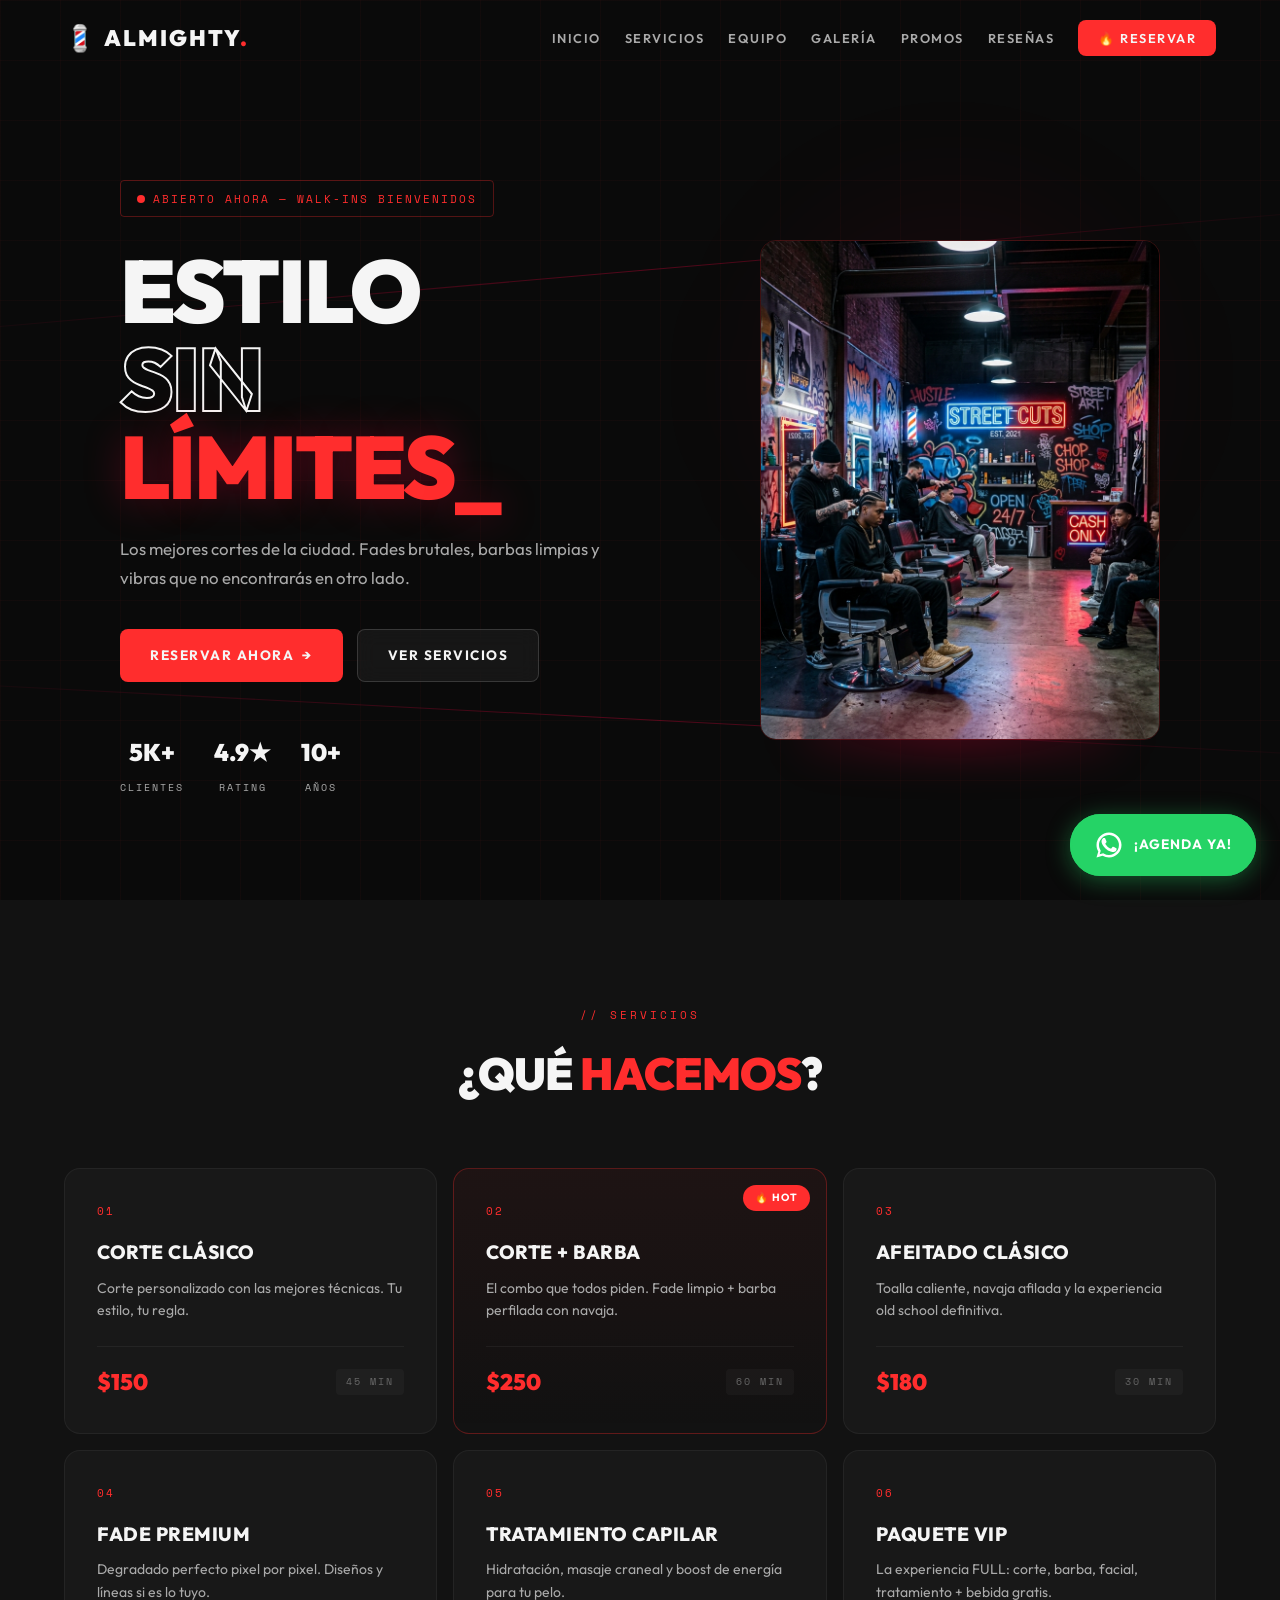
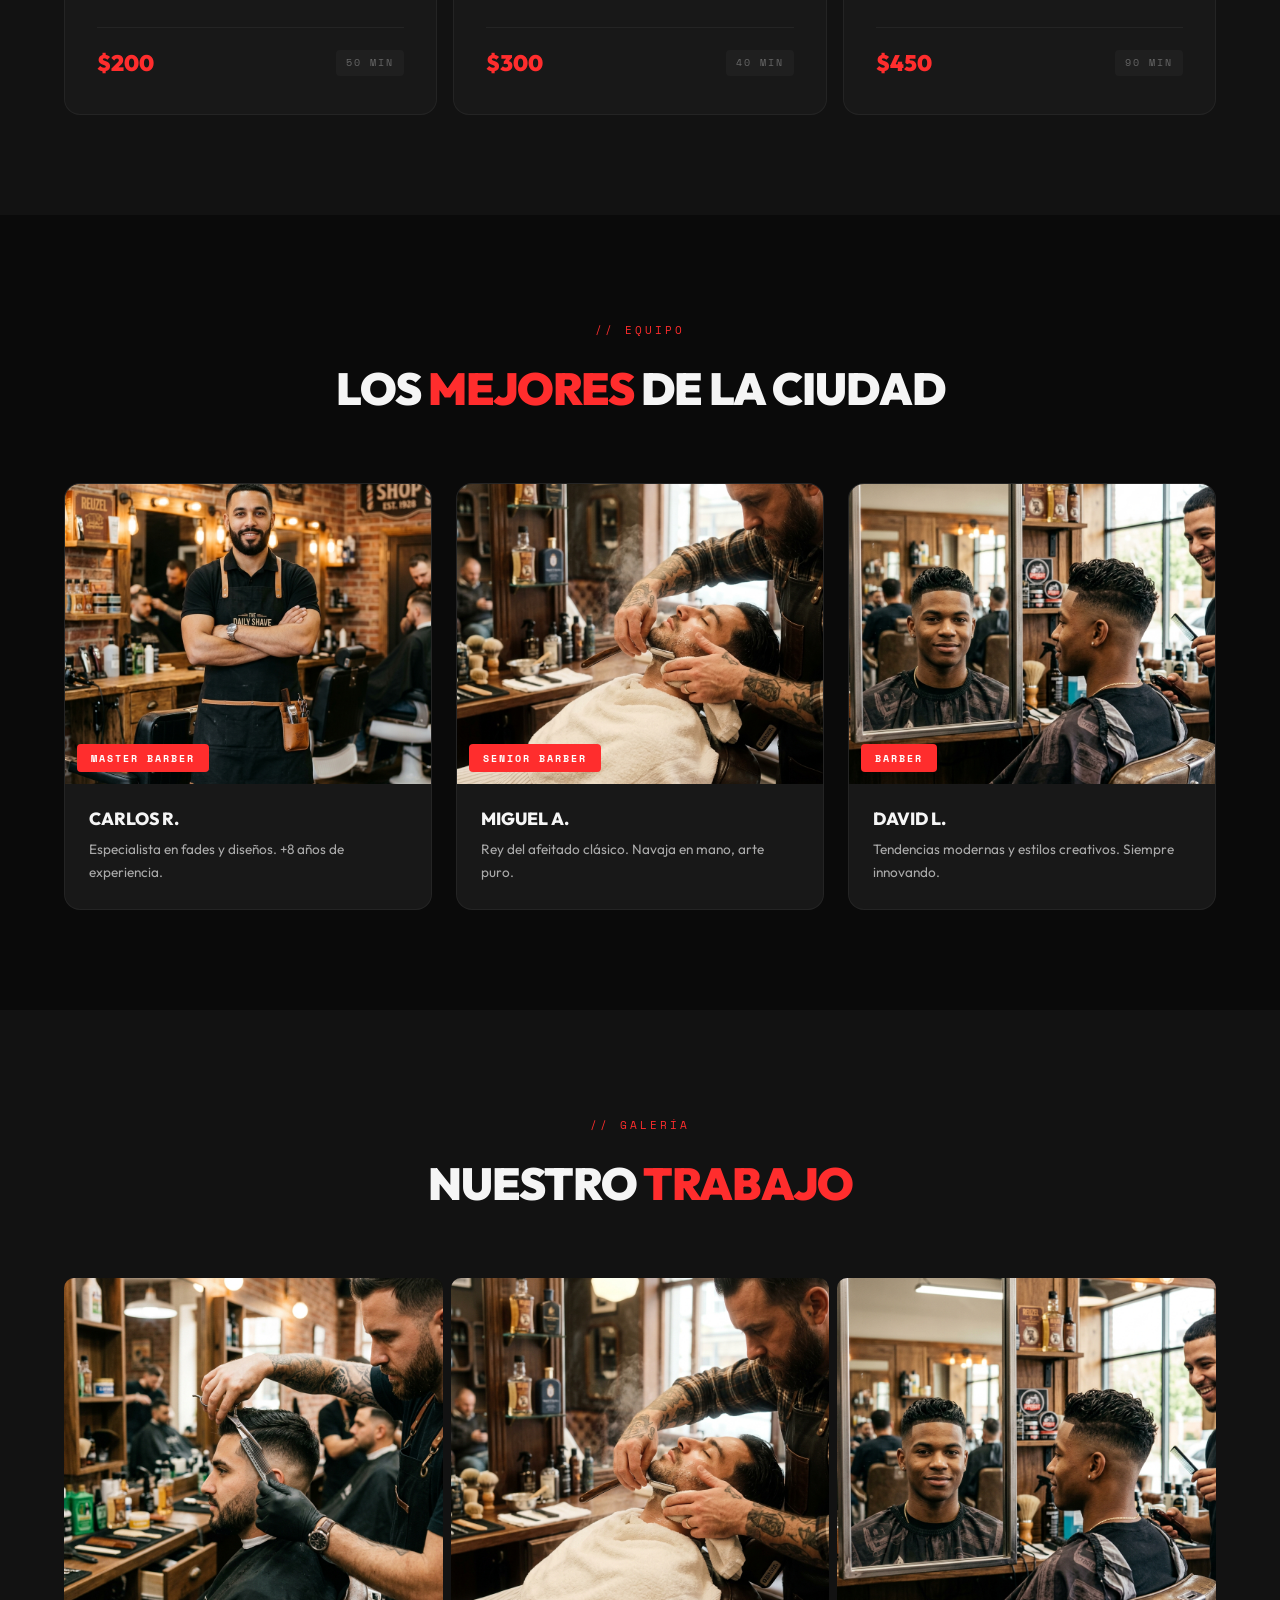
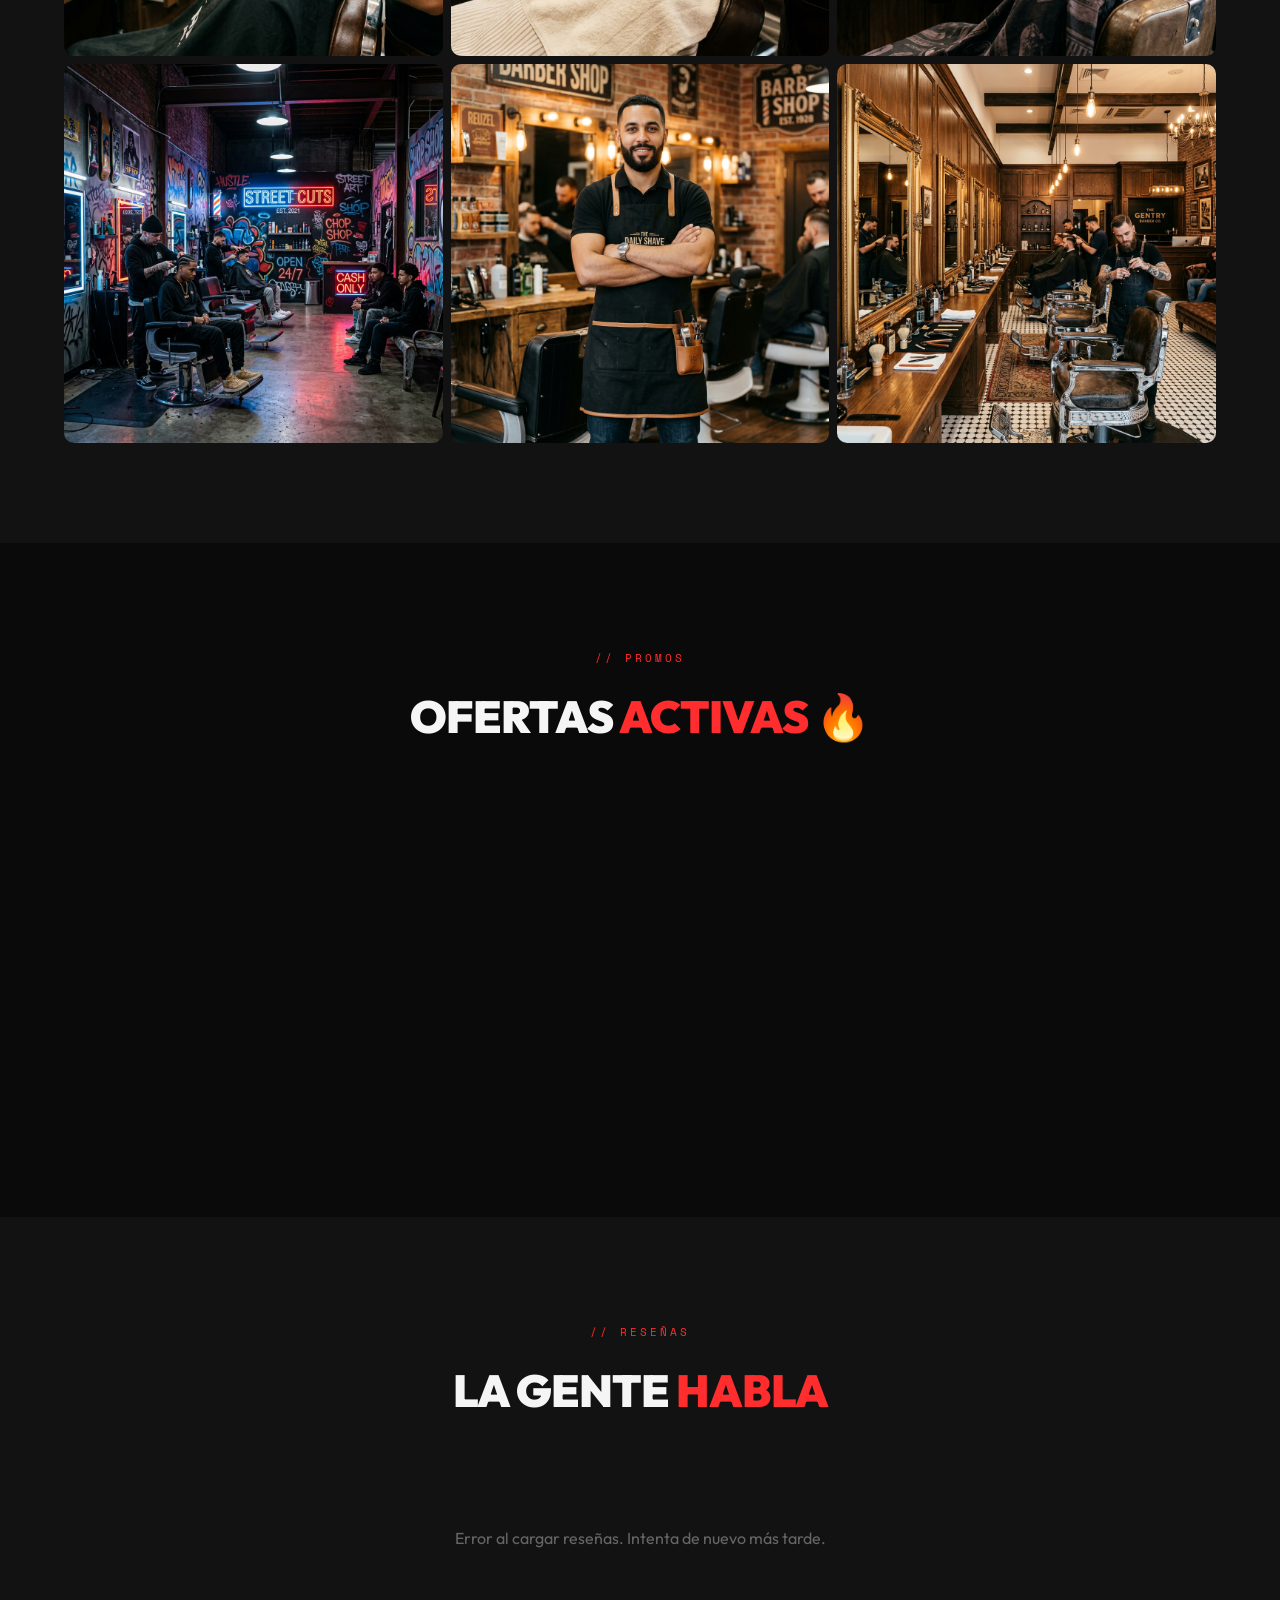
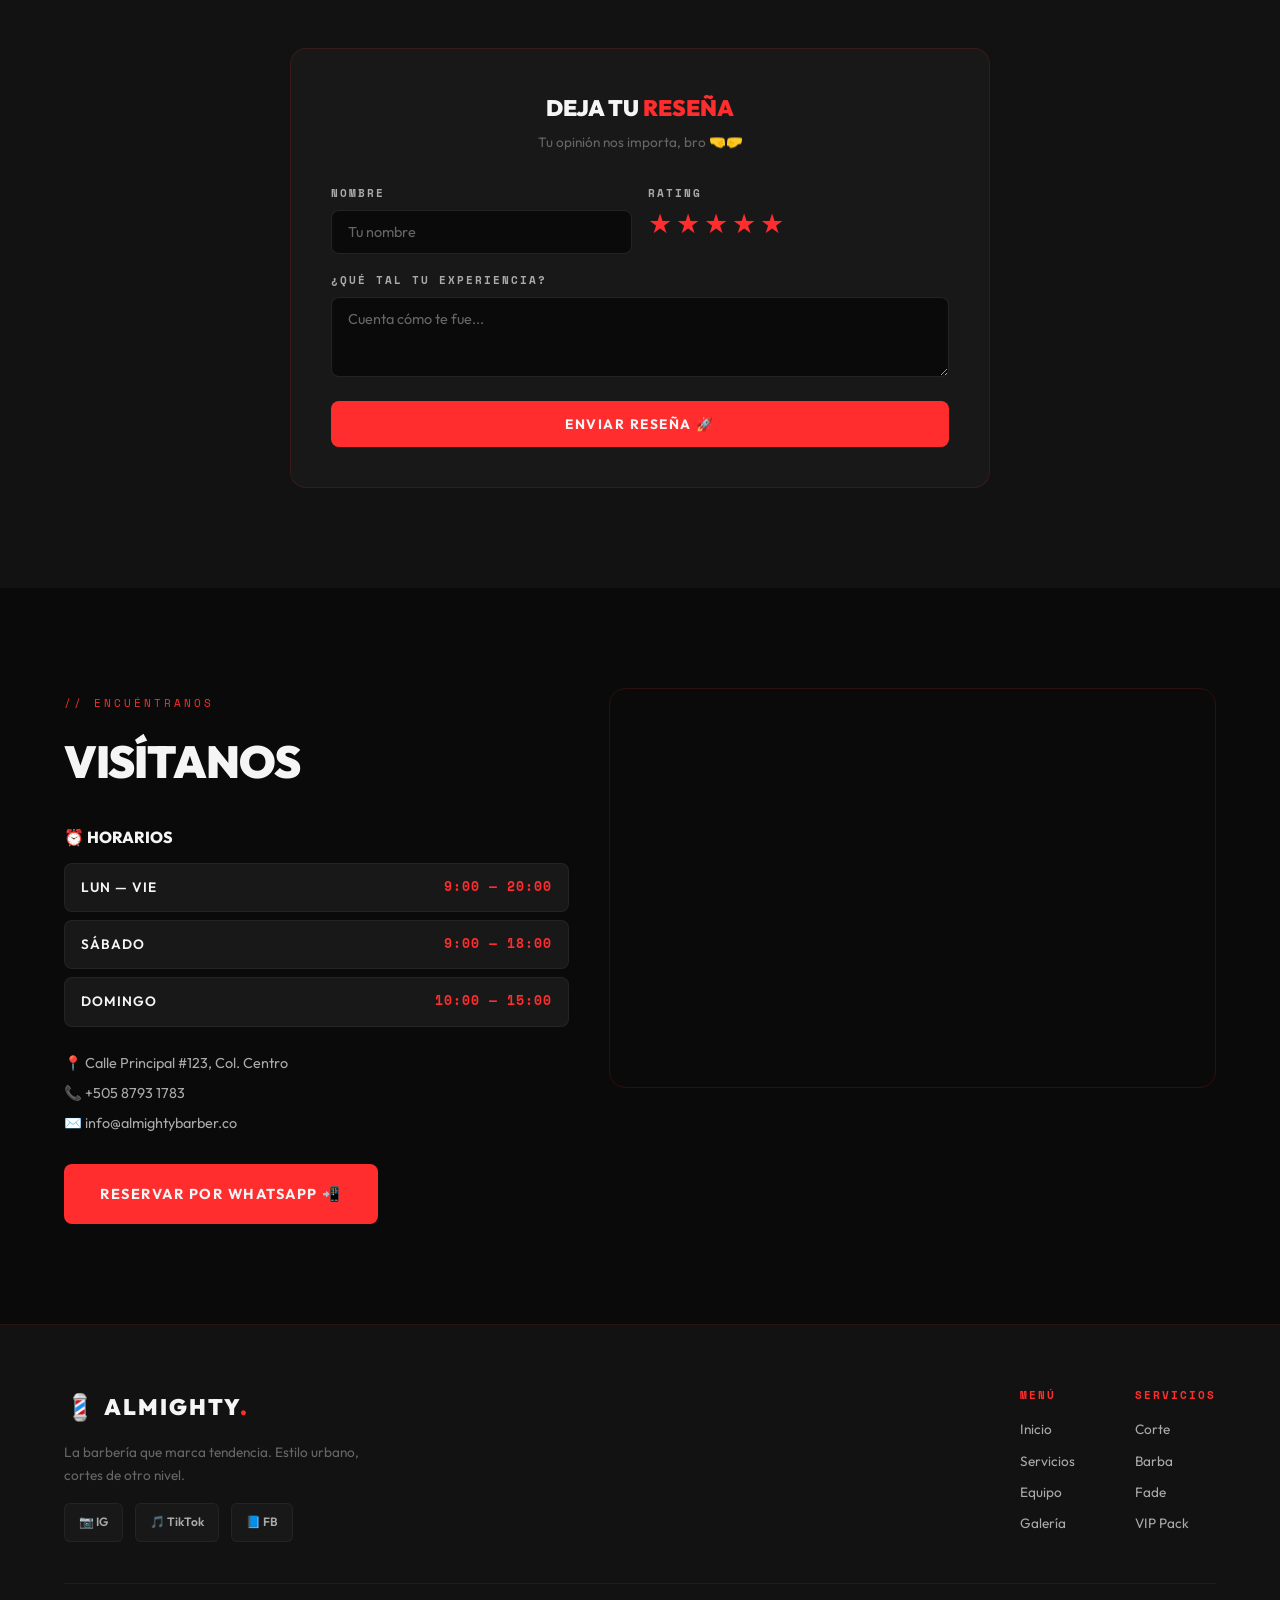
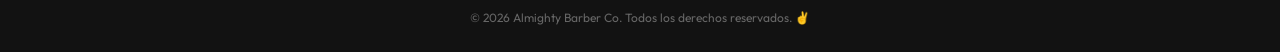
<file: Barberias/propuesta3/index.html>
<!DOCTYPE html>
<html lang="es">
<head>
    <meta charset="UTF-8">
    <meta name="viewport" content="width=device-width, initial-scale=1.0">
    <meta name="description" content="Almighty Barber Co. - La barbería urbana con estilo en Tipitapa. Cortes de tendencia, fades brutales y el mejor ambiente. Reserva ahora.">
    <meta name="keywords" content="barbería urbana Tipitapa, fade, cortes modernos, barber, street style, barbershop juvenil">
    <meta name="author" content="Almighty Barber Co.">
    <meta name="robots" content="index, follow">
    <link rel="canonical" href="https://proyecto-almighty.vercel.app/Barberias/propuesta3/index.html">
    <meta property="og:title" content="Almighty Barber Co. - Barbería Urbana">
    <meta property="og:description" content="Estilo sin límites en Tipitapa. Los mejores cortes y vibras que no encontrarás en otro lado.">
    <meta property="og:type" content="website">
    <meta property="og:url" content="https://proyecto-almighty.vercel.app/Barberias/propuesta3/index.html">
    <meta property="og:image" content="https://proyecto-almighty.vercel.app/Barberias/assets/img/hero-urban.png">
    <meta property="og:locale" content="es_NI">
    <title>Almighty Barber Co. | Estilo Urbano & Juvenil</title>
    <script type="application/ld+json">
    {
      "@context": "https://schema.org",
      "@type": "Barbershop",
      "name": "Almighty Barber Co.",
      "image": "https://proyecto-almighty.vercel.app/Barberias/assets/img/hero-urban.png",
      "url": "https://proyecto-almighty.vercel.app/Barberias/propuesta3/index.html",
      "telephone": "+50587931783",
      "address": {
        "@type": "PostalAddress",
        "addressLocality": "Tipitapa",
        "addressCountry": "NI"
      }
    }
    </script>
    <link rel="preconnect" href="https://fonts.googleapis.com">
    <link rel="preconnect" href="https://fonts.gstatic.com" crossorigin>
    <link href="https://fonts.googleapis.com/css2?family=Outfit:wght@300;400;500;600;700;800;900&family=Space+Mono:wght@400;700&display=swap" rel="stylesheet">
    <link rel="stylesheet" href="urban.css">
</head>
<body>
    <!-- ========== NAVEGACIÓN ========== -->
    <nav class="navbar" id="navbar">
        <div class="container nav-container">
            <a href="#" class="logo">
                <span class="logo-emoji">💈</span>
                <span class="logo-text">ALMIGHTY<span class="logo-red">.</span></span>
            </a>
            <button class="nav-toggle" id="navToggle" aria-label="Menú">
                <span></span><span></span><span></span>
            </button>
            <ul class="nav-links" id="navLinks">
                <li><a href="#inicio">Inicio</a></li>
                <li><a href="#servicios">Servicios</a></li>
                <li><a href="#equipo">Equipo</a></li>
                <li><a href="#galeria">Galería</a></li>
                <li><a href="#promos">Promos</a></li>
                <li><a href="#resenas">Reseñas</a></li>
                <li><a href="https://wa.me/50587931783?text=Hola,%20quiero%20agendar%20una%20cita" class="nav-cta" target="_blank">🔥 Reservar</a></li>
            </ul>
        </div>
    </nav>

    <!-- ========== HERO CON ANIMACIONES ========== -->
    <header class="hero" id="inicio">
        <div class="hero-bg-effects">
            <div class="neon-line neon-1"></div>
            <div class="neon-line neon-2"></div>
            <div class="neon-circle"></div>
            <div class="grid-overlay"></div>
        </div>
        <div class="container hero-container">
            <div class="hero-content">
                <div class="hero-tag">
                    <span class="tag-pulse"></span>
                    ABIERTO AHORA — WALK-INS BIENVENIDOS
                </div>
                <h1 class="hero-title">
                    <span class="title-line">ESTILO</span>
                    <span class="title-line title-outline">SIN</span>
                    <span class="title-line title-red">LÍMITES<span class="blink">_</span></span>
                </h1>
                <p class="hero-subtitle">Los mejores cortes de la ciudad. Fades brutales, barbas limpias y vibras que no encontrarás en otro lado.</p>
                <div class="hero-actions">
                    <a href="https://wa.me/50587931783?text=Hola,%20quiero%20agendar%20una%20cita" class="btn btn-red" target="_blank">
                        RESERVAR AHORA
                        <span class="btn-arrow">→</span>
                    </a>
                    <a href="#servicios" class="btn btn-glass">VER SERVICIOS</a>
                </div>
                <div class="hero-stats">
                    <div class="hero-stat">
                        <span class="stat-val">5K+</span>
                        <span class="stat-lbl">CLIENTES</span>
                    </div>
                    <div class="hero-stat">
                        <span class="stat-val">4.9★</span>
                        <span class="stat-lbl">RATING</span>
                    </div>
                    <div class="hero-stat">
                        <span class="stat-val">10+</span>
                        <span class="stat-lbl">AÑOS</span>
                    </div>
                </div>
            </div>
            <div class="hero-visual">
                <div class="hero-img-container">
                    <img src="../assets/img/hero-urban.png" alt="Almighty Barber Co. - Barbería urbana" loading="eager">
                    <div class="img-glow"></div>
                </div>
            </div>
        </div>
    </header>

    <!-- ========== SERVICIOS DESTACADOS ========== -->
    <section class="services" id="servicios">
        <div class="container">
            <div class="section-header">
                <span class="section-tag">// SERVICIOS</span>
                <h2 class="section-title">¿QUÉ <span class="red">HACEMOS</span>?</h2>
            </div>
            <div class="services-grid">
                <div class="service-card" data-index="01">
                    <div class="service-number">01</div>
                    <h3>Corte Clásico</h3>
                    <p>Corte personalizado con las mejores técnicas. Tu estilo, tu regla.</p>
                    <div class="service-bottom">
                        <span class="service-price">$150</span>
                        <span class="service-tag">45 MIN</span>
                    </div>
                </div>
                <div class="service-card hot" data-index="02">
                    <div class="hot-badge">🔥 HOT</div>
                    <div class="service-number">02</div>
                    <h3>Corte + Barba</h3>
                    <p>El combo que todos piden. Fade limpio + barba perfilada con navaja.</p>
                    <div class="service-bottom">
                        <span class="service-price">$250</span>
                        <span class="service-tag">60 MIN</span>
                    </div>
                </div>
                <div class="service-card" data-index="03">
                    <div class="service-number">03</div>
                    <h3>Afeitado Clásico</h3>
                    <p>Toalla caliente, navaja afilada y la experiencia old school definitiva.</p>
                    <div class="service-bottom">
                        <span class="service-price">$180</span>
                        <span class="service-tag">30 MIN</span>
                    </div>
                </div>
                <div class="service-card" data-index="04">
                    <div class="service-number">04</div>
                    <h3>Fade Premium</h3>
                    <p>Degradado perfecto pixel por pixel. Diseños y líneas si es lo tuyo.</p>
                    <div class="service-bottom">
                        <span class="service-price">$200</span>
                        <span class="service-tag">50 MIN</span>
                    </div>
                </div>
                <div class="service-card" data-index="05">
                    <div class="service-number">05</div>
                    <h3>Tratamiento Capilar</h3>
                    <p>Hidratación, masaje craneal y boost de energía para tu pelo.</p>
                    <div class="service-bottom">
                        <span class="service-price">$300</span>
                        <span class="service-tag">40 MIN</span>
                    </div>
                </div>
                <div class="service-card" data-index="06">
                    <div class="service-number">06</div>
                    <h3>Paquete VIP</h3>
                    <p>La experiencia FULL: corte, barba, facial, tratamiento + bebida gratis.</p>
                    <div class="service-bottom">
                        <span class="service-price">$450</span>
                        <span class="service-tag">90 MIN</span>
                    </div>
                </div>
            </div>
        </div>
    </section>

    <!-- ========== EQUIPO ========== -->
    <section class="team" id="equipo">
        <div class="container">
            <div class="section-header">
                <span class="section-tag">// EQUIPO</span>
                <h2 class="section-title">LOS <span class="red">MEJORES</span> DE LA CIUDAD</h2>
            </div>
            <div class="team-grid">
                <div class="team-card">
                    <div class="team-img">
                        <img src="../assets/img/team-1.png" alt="Carlos - Master Barber" loading="lazy">
                        <div class="team-role">MASTER BARBER</div>
                    </div>
                    <h3>Carlos R.</h3>
                    <p>Especialista en fades y diseños. +8 años de experiencia.</p>
                </div>
                <div class="team-card">
                    <div class="team-img">
                        <img src="../assets/img/service-2.png" alt="Miguel - Senior Barber" loading="lazy">
                        <div class="team-role">SENIOR BARBER</div>
                    </div>
                    <h3>Miguel A.</h3>
                    <p>Rey del afeitado clásico. Navaja en mano, arte puro.</p>
                </div>
                <div class="team-card">
                    <div class="team-img">
                        <img src="../assets/img/service-3.png" alt="David - Barber" loading="lazy">
                        <div class="team-role">BARBER</div>
                    </div>
                    <h3>David L.</h3>
                    <p>Tendencias modernas y estilos creativos. Siempre innovando.</p>
                </div>
            </div>
        </div>
    </section>

    <!-- ========== GALERÍA TIPO INSTAGRAM ========== -->
    <section class="gallery" id="galeria">
        <div class="container">
            <div class="section-header">
                <span class="section-tag">// GALERÍA</span>
                <h2 class="section-title">NUESTRO <span class="red">TRABAJO</span></h2>
            </div>
            <div class="gallery-grid">
                <div class="gallery-item">
                    <img src="../assets/img/service-1.png" alt="Corte en proceso" loading="lazy">
                    <div class="gallery-hover">
                        <span class="gallery-like">♥ 234</span>
                    </div>
                </div>
                <div class="gallery-item">
                    <img src="../assets/img/service-2.png" alt="Afeitado clásico" loading="lazy">
                    <div class="gallery-hover">
                        <span class="gallery-like">♥ 189</span>
                    </div>
                </div>
                <div class="gallery-item">
                    <img src="../assets/img/service-3.png" alt="Resultado fade" loading="lazy">
                    <div class="gallery-hover">
                        <span class="gallery-like">♥ 312</span>
                    </div>
                </div>
                <div class="gallery-item">
                    <img src="../assets/img/hero-urban.png" alt="Interior barbería" loading="lazy">
                    <div class="gallery-hover">
                        <span class="gallery-like">♥ 156</span>
                    </div>
                </div>
                <div class="gallery-item">
                    <img src="../assets/img/team-1.png" alt="El equipo" loading="lazy">
                    <div class="gallery-hover">
                        <span class="gallery-like">♥ 278</span>
                    </div>
                </div>
                <div class="gallery-item">
                    <img src="../assets/img/hero-classic.png" alt="Ambiente barbería" loading="lazy">
                    <div class="gallery-hover">
                        <span class="gallery-like">♥ 198</span>
                    </div>
                </div>
            </div>
        </div>
    </section>

    <!-- ========== PROMOCIONES ========== -->
    <section class="promotions" id="promos">
        <div class="container">
            <div class="section-header">
                <span class="section-tag">// PROMOS</span>
                <h2 class="section-title">OFERTAS <span class="red">ACTIVAS</span> 🔥</h2>
            </div>
            <div class="promo-grid">
                <div class="promo-card">
                    <div class="promo-glow"></div>
                    <div class="promo-percentage">-20%</div>
                    <h3>PRIMERA VEZ</h3>
                    <p>¿Es tu primera vez? Llévate un 20% OFF en cualquier servicio.</p>
                    <a href="https://wa.me/50587931783?text=Hola,%20quiero%20mi%20descuento%20de%20primera%20visita" class="btn btn-red btn-sm" target="_blank">LO QUIERO</a>
                </div>
                <div class="promo-card highlight">
                    <div class="promo-glow"></div>
                    <div class="promo-percentage">2×1</div>
                    <h3>MARTES LOCOS</h3>
                    <p>Trae a tu bro y el segundo corte va por la casa. Solo martes.</p>
                    <a href="https://wa.me/50587931783?text=Hola,%20quiero%20reservar%20para%20el%20martes%20de%20amigos" class="btn btn-red btn-sm" target="_blank">RESERVAR</a>
                </div>
                <div class="promo-card">
                    <div class="promo-glow"></div>
                    <div class="promo-percentage">VIP</div>
                    <h3>PACK NOVIO</h3>
                    <p>Tu boda merece lo mejor. Corte, barba, facial + copa de champagne.</p>
                    <a href="https://wa.me/50587931783?text=Hola,%20quiero%20info%20del%20paquete%20novio" class="btn btn-red btn-sm" target="_blank">MÁS INFO</a>
                </div>
            </div>
        </div>
    </section>

    <!-- ========== RESEÑAS EN TARJETAS ========== -->
    <section class="reviews-section" id="resenas">
        <div class="container">
            <div class="section-header">
                <span class="section-tag">// RESEÑAS</span>
                <h2 class="section-title">LA GENTE <span class="red">HABLA</span></h2>
            </div>

            <!-- Contenedor de reseñas - cargadas via API GET -->
            <div class="reviews-container" id="reviewsContainer">
                <!-- Reseñas se cargan dinámicamente desde Google Sheets -->
            </div>

            <!-- Formulario de reseña POST -->
            <div class="review-form-wrapper">
                <h3>DEJA TU <span class="red">RESEÑA</span></h3>
                <p class="form-subtitle">Tu opinión nos importa, bro 🤜🤛</p>
                <form id="reviewForm" class="review-form">
                    <div class="form-row">
                        <div class="form-group">
                            <label for="nombre3">NOMBRE</label>
                            <input type="text" id="nombre3" name="nombre" placeholder="Tu nombre" required>
                        </div>
                        <div class="form-group">
                            <label>RATING</label>
                            <div class="star-rating" id="starRating">
                                <input type="hidden" name="calificacion" value="5">
                                <button type="button" class="star-btn active" data-value="1">★</button>
                                <button type="button" class="star-btn active" data-value="2">★</button>
                                <button type="button" class="star-btn active" data-value="3">★</button>
                                <button type="button" class="star-btn active" data-value="4">★</button>
                                <button type="button" class="star-btn active" data-value="5">★</button>
                            </div>
                        </div>
                    </div>
                    <div class="form-group">
                        <label for="comentario3">¿QUÉ TAL TU EXPERIENCIA?</label>
                        <textarea id="comentario3" name="comentario" rows="3" placeholder="Cuenta cómo te fue..." required></textarea>
                    </div>
                    <button type="submit" class="btn btn-red">ENVIAR RESEÑA 🚀</button>
                </form>
            </div>
        </div>
    </section>

    <!-- ========== HORARIOS Y MAPA ========== -->
    <section class="location" id="ubicacion">
        <div class="container">
            <div class="location-grid">
                <div class="location-info">
                    <span class="section-tag">// ENCUÉNTRANOS</span>
                    <h2 class="section-title">VISÍTANOS</h2>
                    
                    <div class="schedule-block">
                        <h3>⏰ HORARIOS</h3>
                        <div class="schedule-rows">
                            <div class="sched-row">
                                <span>LUN — VIE</span>
                                <span class="sched-time">9:00 — 20:00</span>
                            </div>
                            <div class="sched-row">
                                <span>SÁBADO</span>
                                <span class="sched-time">9:00 — 18:00</span>
                            </div>
                            <div class="sched-row">
                                <span>DOMINGO</span>
                                <span class="sched-time">10:00 — 15:00</span>
                            </div>
                        </div>
                    </div>

                    <div class="contact-info">
                        <p>📍 Calle Principal #123, Col. Centro</p>
                        <p>📞 +505 8793 1783</p>
                        <p>✉️ info@almightybarber.co</p>
                    </div>

                    <a href="https://wa.me/50587931783?text=Hola,%20quiero%20agendar%20una%20cita" class="btn btn-red btn-lg" target="_blank">
                        RESERVAR POR WHATSAPP 📲
                    </a>
                </div>
                <div class="location-map">
                    <iframe
                        src="https://www.google.com/maps/embed?pb=!1m18!1m12!1m3!1d3763.2097!2d-99.1332!3d19.4326!2m3!1f0!2f0!3f0!3m2!1i1024!2i768!4f13.1!3m3!1m2!1s0x0%3A0x0!2zMTnCsDI1JzU3LjQiTiA5OcKwMDcnNTkuNSJX!5e0!3m2!1ses!2smx!4v1"
                        width="100%"
                        height="100%"
                        style="border:0; border-radius: 16px; min-height: 400px;"
                        allowfullscreen=""
                        loading="lazy"
                        referrerpolicy="no-referrer-when-downgrade"
                        title="Ubicación de Almighty Barber Co.">
                    </iframe>
                </div>
            </div>
        </div>
    </section>

    <!-- ========== FOOTER ========== -->
    <footer class="footer">
        <div class="container">
            <div class="footer-top">
                <div class="footer-brand">
                    <a href="#" class="logo logo-lg">
                        <span class="logo-emoji">💈</span>
                        <span class="logo-text">ALMIGHTY<span class="logo-red">.</span></span>
                    </a>
                    <p>La barbería que marca tendencia. Estilo urbano, cortes de otro nivel.</p>
                    <div class="social-links">
                        <a href="#" aria-label="Instagram">📷 IG</a>
                        <a href="#" aria-label="TikTok">🎵 TikTok</a>
                        <a href="#" aria-label="Facebook">📘 FB</a>
                    </div>
                </div>
                <div class="footer-cols">
                    <div class="footer-col">
                        <h4>MENÚ</h4>
                        <a href="#inicio">Inicio</a>
                        <a href="#servicios">Servicios</a>
                        <a href="#equipo">Equipo</a>
                        <a href="#galeria">Galería</a>
                    </div>
                    <div class="footer-col">
                        <h4>SERVICIOS</h4>
                        <a href="#servicios">Corte</a>
                        <a href="#servicios">Barba</a>
                        <a href="#servicios">Fade</a>
                        <a href="#servicios">VIP Pack</a>
                    </div>
                </div>
            </div>
            <div class="footer-bottom">
                <p>&copy; 2026 Almighty Barber Co. Todos los derechos reservados. ✌️</p>
            </div>
        </div>
    </footer>

    <!-- ========== BOTÓN WHATSAPP LLAMATIVO ========== -->
    <a href="https://wa.me/50587931783?text=Hola,%20quiero%20agendar%20una%20cita"
       class="whatsapp-btn"
       target="_blank"
       rel="noopener noreferrer"
       aria-label="Contactar por WhatsApp"
       id="whatsappBtn">
        <div class="wa-pulse"></div>
        <svg viewBox="0 0 24 24" width="30" height="30" fill="#fff">
            <path d="M17.472 14.382c-.297-.149-1.758-.867-2.03-.967-.273-.099-.471-.148-.67.15-.197.297-.767.966-.94 1.164-.173.199-.347.223-.644.075-.297-.15-1.255-.463-2.39-1.475-.883-.788-1.48-1.761-1.653-2.059-.173-.297-.018-.458.13-.606.134-.133.298-.347.446-.52.149-.174.198-.298.298-.497.099-.198.05-.371-.025-.52-.075-.149-.669-1.612-.916-2.207-.242-.579-.487-.5-.669-.51-.173-.008-.371-.01-.57-.01-.198 0-.52.074-.792.372-.272.297-1.04 1.016-1.04 2.479 0 1.462 1.065 2.875 1.213 3.074.149.198 2.096 3.2 5.077 4.487.709.306 1.262.489 1.694.625.712.227 1.36.195 1.871.118.571-.085 1.758-.719 2.006-1.413.248-.694.248-1.289.173-1.413-.074-.124-.272-.198-.57-.347z"/>
            <path d="M12 2C6.477 2 2 6.477 2 12c0 1.89.525 3.66 1.438 5.168L2 22l4.832-1.438A9.955 9.955 0 0012 22c5.523 0 10-4.477 10-10S17.523 2 12 2zm0 18a8 8 0 01-4.29-1.243l-.307-.185-2.871.853.853-2.871-.185-.307A8 8 0 1112 20z"/>
        </svg>
        <span class="wa-text">¡Agenda ya!</span>
    </a>

    <script type="module" src="app-urban.js"></script>
</body>
</html>
</file>
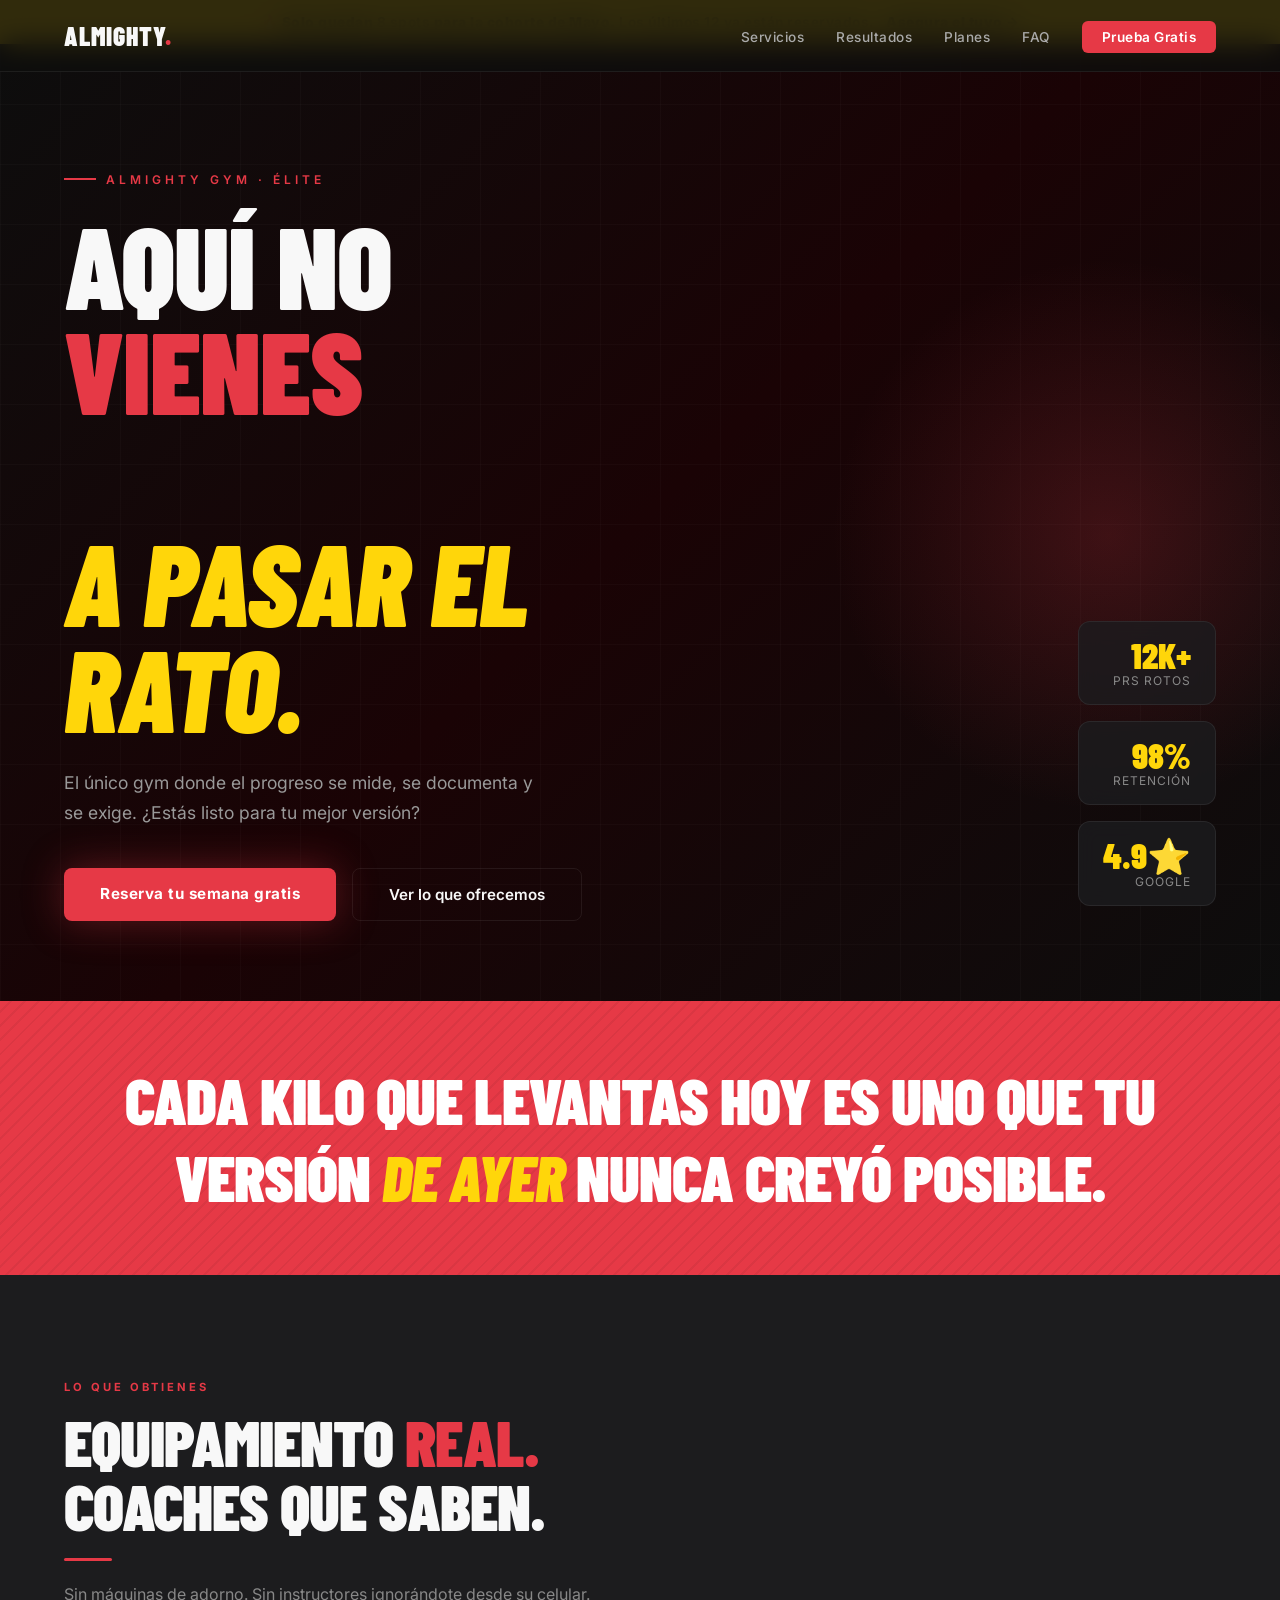
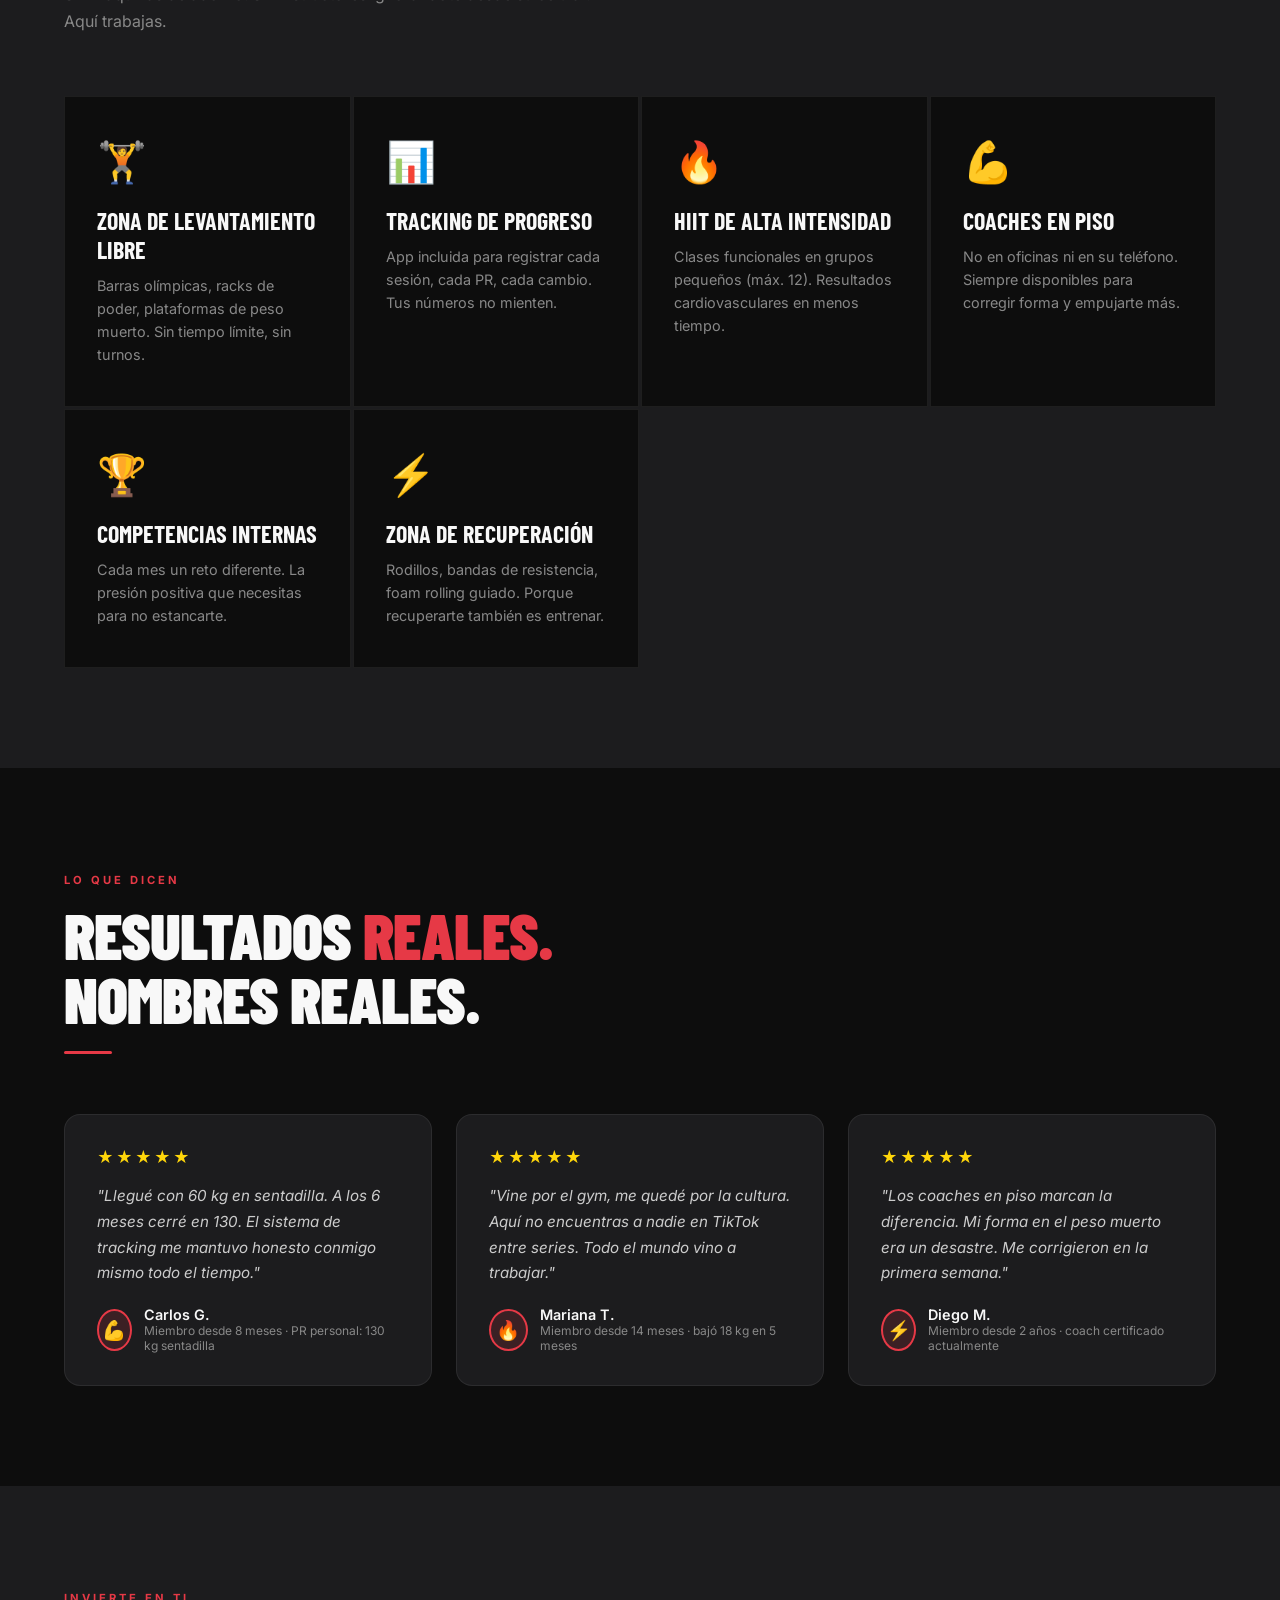
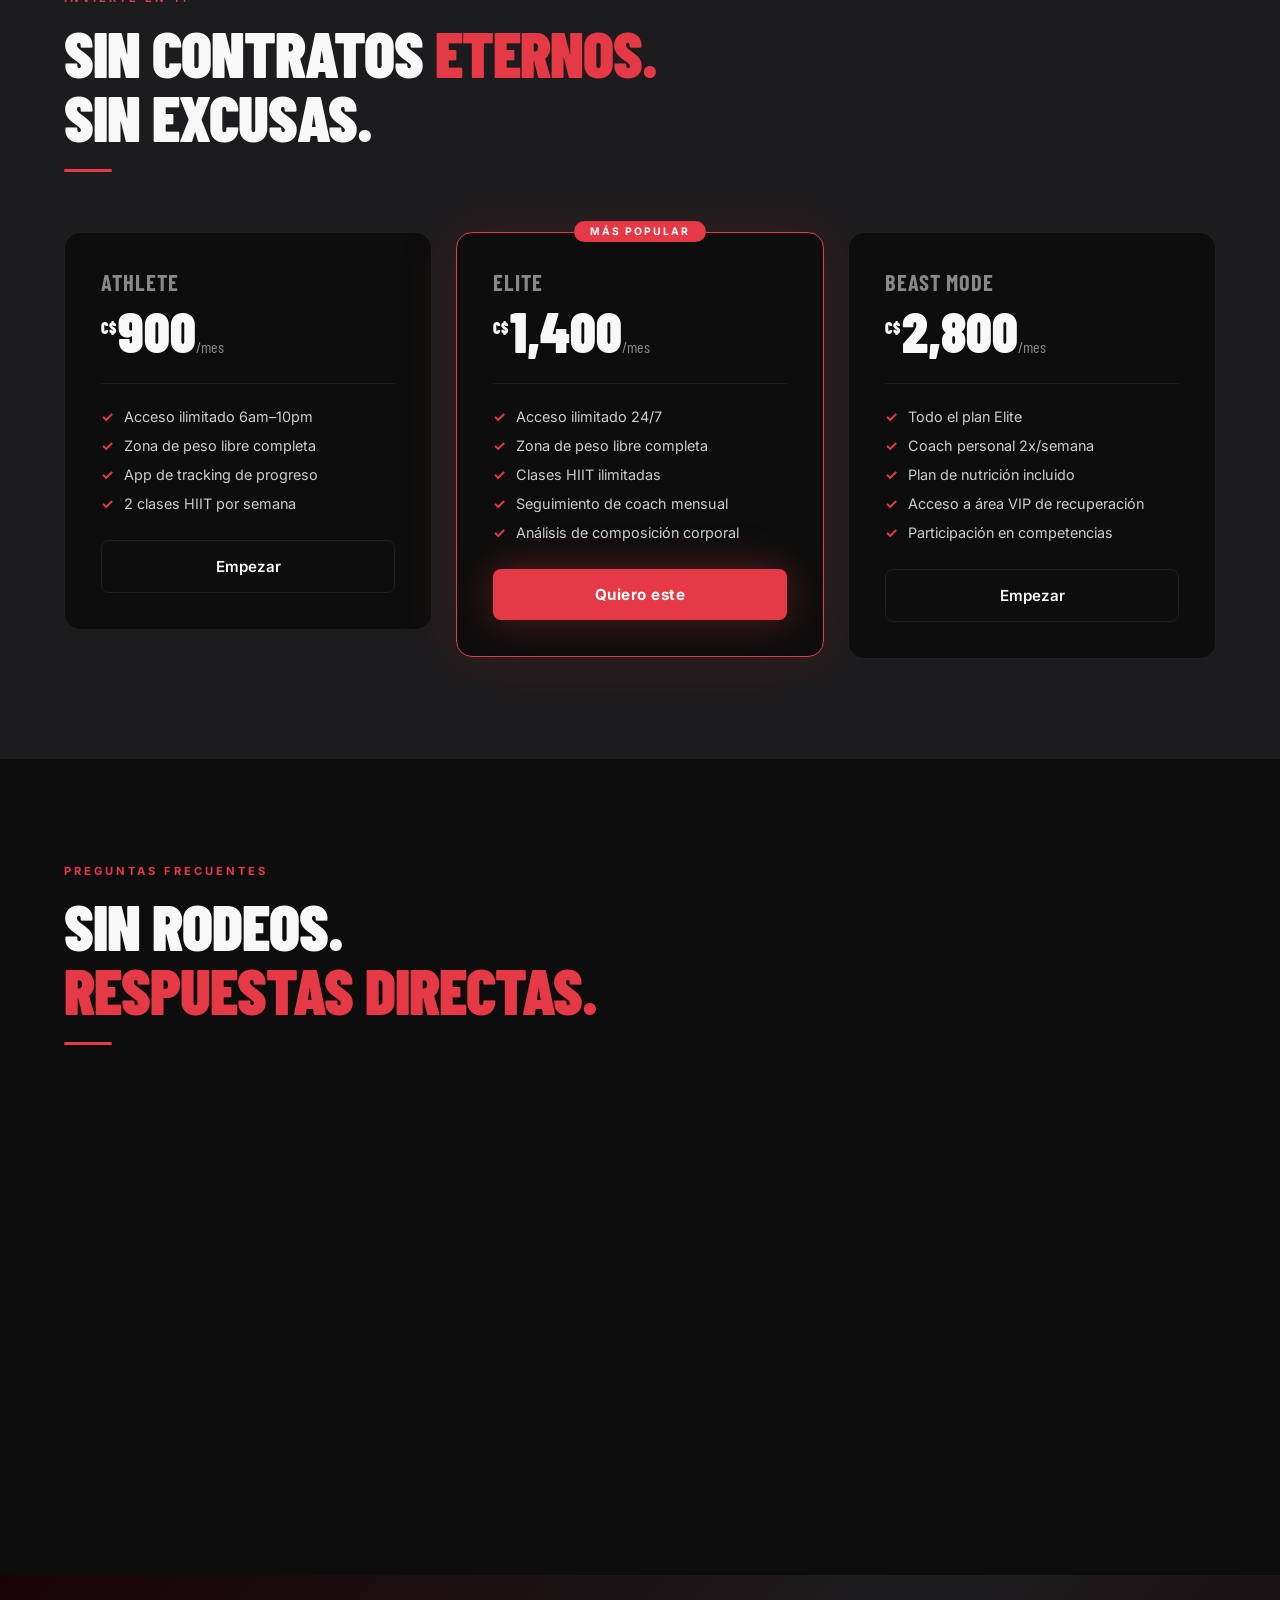
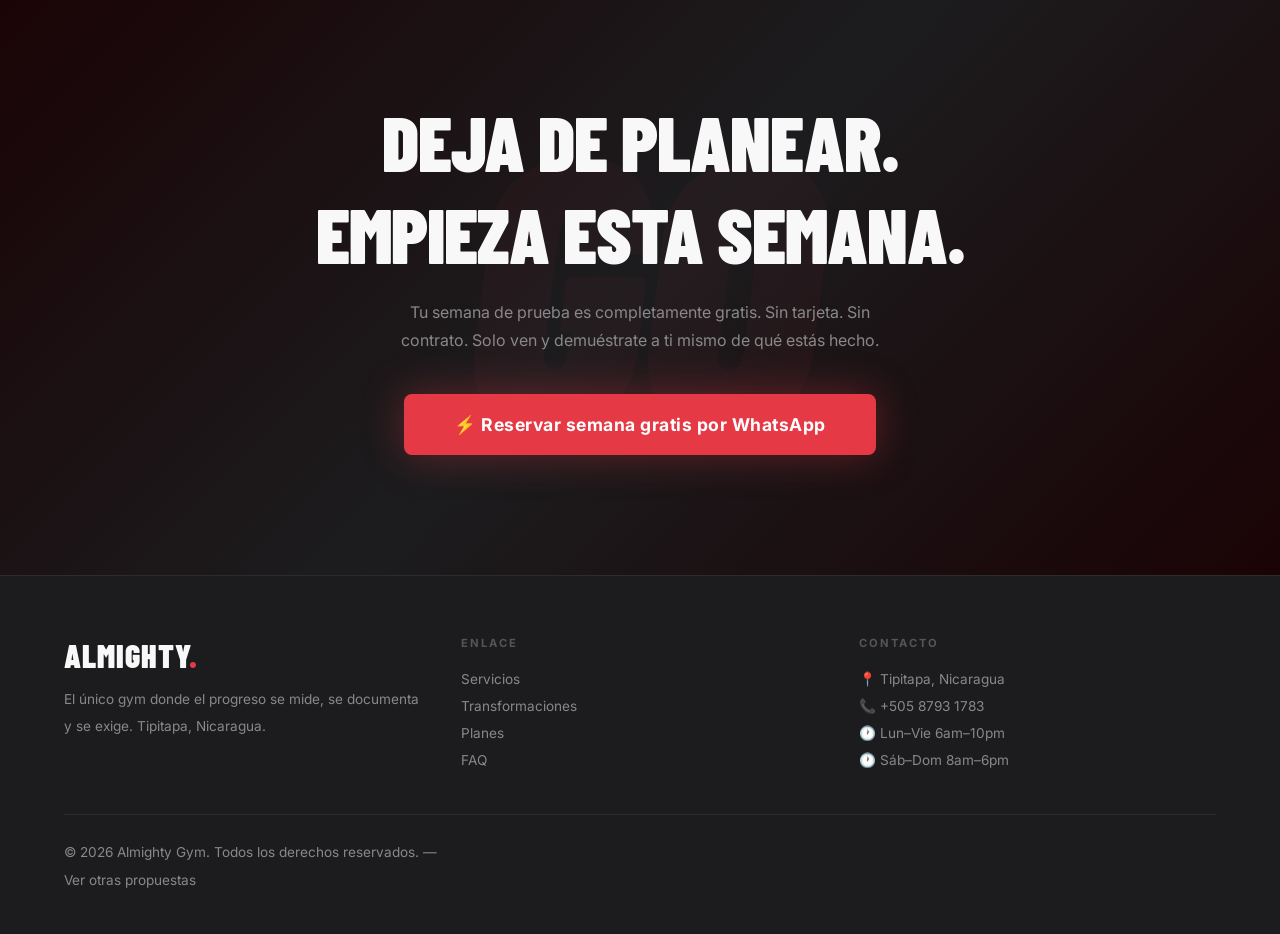
<file: Gym/propuesta1/index.html>
<!DOCTYPE html>
<html lang="es">
<head>
  <meta charset="UTF-8">
  <meta name="viewport" content="width=device-width, initial-scale=1.0">
  <meta name="description" content="Almighty Gym Elite - El gym donde los resultados se miden, se documentan y se exigen. Entrenamiento de alta intensidad en Tipitapa.">
  <title>Almighty Gym | Hard Training · Élite</title>
  <link rel="stylesheet" href="elite.css">
</head>
<body>

<!-- BARRA DE ESCASEZ -->
<div class="scarcity-bar">
  🔥 <span>Solo quedan <strong>8 spots</strong> para la cohorte de Mayo.</span> Los últimos 12 ya están reservados. <a href="#reservar" style="color:inherit;font-weight:900;text-decoration:underline;margin-left:8px;">Asegura el tuyo →</a>
</div>

<!-- NAVBAR -->
<nav class="navbar" id="navbar">
  <a href="#" class="logo">ALMIGHTY<span>.</span></a>
  <button class="nav-toggle" id="navToggle" aria-label="Menú"><span></span><span></span><span></span></button>
  <ul class="nav-links" id="navLinks">
    <li><a href="#servicios">Servicios</a></li>
    <li><a href="#transformaciones">Resultados</a></li>
    <li><a href="#planes">Planes</a></li>
    <li><a href="#faq">FAQ</a></li>
    <li><a href="#reservar" class="nav-cta">Prueba Gratis</a></li>
  </ul>
</nav>

<!-- HERO -->
<section class="hero" id="inicio">
  <div class="hero-bg"></div>
  <div class="hero-grid"></div>
  <div class="hero-glow"></div>
  <div class="hero-content">
    <div class="hero-eyebrow">Almighty Gym · Élite</div>
    <h1>
      Aquí no<br>
      <span class="line-red">vienes</span><br>
      <span class="line-yellow">a pasar el rato.</span>
    </h1>
    <p class="hero-sub">El único gym donde el progreso se mide, se documenta y se exige. ¿Estás listo para tu mejor versión?</p>
    <div class="hero-actions">
      <a href="#reservar" class="btn-red">Reserva tu semana gratis</a>
      <a href="#servicios" class="btn-outline">Ver lo que ofrecemos</a>
    </div>
  </div>
  <div class="hero-stats">
    <div class="stat-pill"><div class="num">12K+</div><div class="lbl">PRs Rotos</div></div>
    <div class="stat-pill"><div class="num">98%</div><div class="lbl">Retención</div></div>
    <div class="stat-pill"><div class="num">4.9⭐</div><div class="lbl">Google</div></div>
  </div>
</section>

<!-- MANTRA -->
<div class="mantra-section">
  <p class="mantra-text">Cada kilo que levantas hoy es uno que tu versión <em>de ayer</em> nunca creyó posible.</p>
</div>

<!-- SERVICIOS -->
<section class="section services" id="servicios">
  <div>
    <span class="section-tag">Lo que obtienes</span>
    <h2 class="section-title">Equipamiento <span>Real.</span><br>Coaches que saben.</h2>
    <div class="divider"></div>
    <p class="section-sub">Sin máquinas de adorno. Sin instructores ignorándote desde su celular. Aquí trabajas.</p>
  </div>
  <div class="services-grid">
    <div class="service-item">
      <span class="s-icon">🏋️</span>
      <h3>Zona de Levantamiento Libre</h3>
      <p>Barras olímpicas, racks de poder, plataformas de peso muerto. Sin tiempo límite, sin turnos.</p>
    </div>
    <div class="service-item">
      <span class="s-icon">📊</span>
      <h3>Tracking de Progreso</h3>
      <p>App incluida para registrar cada sesión, cada PR, cada cambio. Tus números no mienten.</p>
    </div>
    <div class="service-item">
      <span class="s-icon">🔥</span>
      <h3>HIIT de Alta Intensidad</h3>
      <p>Clases funcionales en grupos pequeños (máx. 12). Resultados cardiovasculares en menos tiempo.</p>
    </div>
    <div class="service-item">
      <span class="s-icon">💪</span>
      <h3>Coaches en Piso</h3>
      <p>No en oficinas ni en su teléfono. Siempre disponibles para corregir forma y empujarte más.</p>
    </div>
    <div class="service-item">
      <span class="s-icon">🏆</span>
      <h3>Competencias Internas</h3>
      <p>Cada mes un reto diferente. La presión positiva que necesitas para no estancarte.</p>
    </div>
    <div class="service-item">
      <span class="s-icon">⚡</span>
      <h3>Zona de Recuperación</h3>
      <p>Rodillos, bandas de resistencia, foam rolling guiado. Porque recuperarte también es entrenar.</p>
    </div>
  </div>
</section>

<!-- TESTIMONIOS -->
<section class="section testimonials" id="transformaciones">
  <span class="section-tag">Lo que dicen</span>
  <h2 class="section-title">Resultados <span>reales.</span><br>Nombres reales.</h2>
  <div class="divider"></div>
  <div class="testimonials-grid">
    <div class="testimonial-card">
      <div class="stars">★★★★★</div>
      <blockquote>"Llegué con 60 kg en sentadilla. A los 6 meses cerré en 130. El sistema de tracking me mantuvo honesto conmigo mismo todo el tiempo."</blockquote>
      <div class="t-author">
        <div class="t-avatar">💪</div>
        <div>
          <div class="t-name">Carlos G.</div>
          <div class="t-meta">Miembro desde 8 meses · PR personal: 130 kg sentadilla</div>
        </div>
      </div>
    </div>
    <div class="testimonial-card">
      <div class="stars">★★★★★</div>
      <blockquote>"Vine por el gym, me quedé por la cultura. Aquí no encuentras a nadie en TikTok entre series. Todo el mundo vino a trabajar."</blockquote>
      <div class="t-author">
        <div class="t-avatar">🔥</div>
        <div>
          <div class="t-name">Mariana T.</div>
          <div class="t-meta">Miembro desde 14 meses · bajó 18 kg en 5 meses</div>
        </div>
      </div>
    </div>
    <div class="testimonial-card">
      <div class="stars">★★★★★</div>
      <blockquote>"Los coaches en piso marcan la diferencia. Mi forma en el peso muerto era un desastre. Me corrigieron en la primera semana."</blockquote>
      <div class="t-author">
        <div class="t-avatar">⚡</div>
        <div>
          <div class="t-name">Diego M.</div>
          <div class="t-meta">Miembro desde 2 años · coach certificado actualmente</div>
        </div>
      </div>
    </div>
  </div>
</section>

<!-- PLANES -->
<section class="section plans" id="planes">
  <span class="section-tag">Invierte en ti</span>
  <h2 class="section-title">Sin contratos <span>eternos.</span><br>Sin excusas.</h2>
  <div class="divider"></div>
  <div class="plans-grid">
    <div class="plan-card">
      <div class="plan-name">Athlete</div>
      <div class="plan-price"><sup style="font-size: 1rem; margin-right: 2px;">C$</sup>900<span>/mes</span></div>
      <div class="plan-divider"></div>
      <ul class="plan-features">
        <li>Acceso ilimitado 6am–10pm</li>
        <li>Zona de peso libre completa</li>
        <li>App de tracking de progreso</li>
        <li>2 clases HIIT por semana</li>
      </ul>
      <a href="#reservar" class="btn-outline" style="display:block;text-align:center;">Empezar</a>
    </div>
    <div class="plan-card featured">
      <div class="plan-name">Elite</div>
      <div class="plan-price"><sup style="font-size: 1rem; margin-right: 2px;">C$</sup>1,400<span>/mes</span></div>
      <div class="plan-divider"></div>
      <ul class="plan-features">
        <li>Acceso ilimitado 24/7</li>
        <li>Zona de peso libre completa</li>
        <li>Clases HIIT ilimitadas</li>
        <li>Seguimiento de coach mensual</li>
        <li>Análisis de composición corporal</li>
      </ul>
      <a href="#reservar" class="btn-red" style="display:block;text-align:center;">Quiero este</a>
    </div>
    <div class="plan-card">
      <div class="plan-name">Beast Mode</div>
      <div class="plan-price"><sup style="font-size: 1rem; margin-right: 2px;">C$</sup>2,800<span>/mes</span></div>
      <div class="plan-divider"></div>
      <ul class="plan-features">
        <li>Todo el plan Elite</li>
        <li>Coach personal 2x/semana</li>
        <li>Plan de nutrición incluido</li>
        <li>Acceso a área VIP de recuperación</li>
        <li>Participación en competencias</li>
      </ul>
      <a href="#reservar" class="btn-outline" style="display:block;text-align:center;">Empezar</a>
    </div>
  </div>
</section>

<!-- FAQ -->
<section class="section faq" id="faq">
  <span class="section-tag">Preguntas frecuentes</span>
  <h2 class="section-title">Sin rodeos.<br><span>Respuestas directas.</span></h2>
  <div class="divider"></div>
  <div class="faq-grid">
    <div class="faq-item">
      <div class="faq-question">¿Tienen equipo de calidad real o máquinas de adorno?<span class="faq-icon">+</span></div>
      <div class="faq-answer">Racks de poder Rogue, barras olímpicas calibradas, plataformas de levantamiento con goma antichoque. Nada de máquinas de cable que chirrian o barras dobladas. Si el equipo no está en condiciones, no está en el piso.</div>
    </div>
    <div class="faq-item">
      <div class="faq-question">¿Los coaches tienen certificaciones reales?<span class="faq-icon">+</span></div>
      <div class="faq-answer">Todos nuestros coaches tienen mínimo NSCA-CPT o CSCS, más experiencia competitiva propia. No contratamos a alguien que "le gusta el gym". Contratamos a personas que han entrenado a atletas reales.</div>
    </div>
    <div class="faq-item">
      <div class="faq-question">¿Qué pasa si empiezo y lo dejo al mes?<span class="faq-icon">+</span></div>
      <div class="faq-answer">Pasa. Lo sabemos. Por eso tenemos un sistema de accountability: tu coach registra tu asistencia, te contacta si desapareces 5 días y tienes un buddy de entrenamiento asignado. No te vamos a dejar ir sin pelear.</div>
    </div>
    <div class="faq-item">
      <div class="faq-question">¿Hay horario en el que esté muy lleno?<span class="faq-icon">+</span></div>
      <div class="faq-answer">Entre 6–8am y 5–7pm el gym tiene su pico. Para los planes Elite y Beast Mode tenemos acceso 24/7 para que entrenes fuera de esas horas. También puedes reservar racks desde la app.</div>
    </div>
    <div class="faq-item">
      <div class="faq-question">¿Me garantizan resultados?<span class="faq-icon">+</span></div>
      <div class="faq-answer">Si asistes mínimo 3 veces por semana durante 90 días y no ves cambios medibles, te devolvemos el primer mes. Así de seguros estamos. Pero los resultados requieren tu parte también.</div>
    </div>
  </div>
</section>

<!-- CTA FINAL -->
<section class="cta-final" id="reservar">
  <h2>Deja de planear.<br>Empieza esta semana.</h2>
  <p>Tu semana de prueba es completamente gratis. Sin tarjeta. Sin contrato. Solo ven y demuéstrate a ti mismo de qué estás hecho.</p>
  <a href="https://wa.me/50587931783?text=Hola,%20quiero%20reservar%20mi%20semana%20de%20prueba%20en%20Almighty%20Gym" class="btn-red" target="_blank" rel="noopener noreferrer" id="btnReservar">
    ⚡ Reservar semana gratis por WhatsApp
  </a>
</section>

<!-- FOOTER -->
<footer class="footer">
  <div class="footer-grid">
    <div>
      <div class="footer-logo">ALMIGHTY<span>.</span></div>
      <p>El único gym donde el progreso se mide, se documenta y se exige. Tipitapa, Nicaragua.</p>
    </div>
    <div>
      <h4>Enlace</h4>
      <a href="#servicios">Servicios</a>
      <a href="#transformaciones">Transformaciones</a>
      <a href="#planes">Planes</a>
      <a href="#faq">FAQ</a>
    </div>
    <div>
      <h4>Contacto</h4>
      <p>📍 Tipitapa, Nicaragua</p>
      <p>📞 +505 8793 1783</p>
      <p>🕐 Lun–Vie 6am–10pm</p>
      <p>🕐 Sáb–Dom 8am–6pm</p>
    </div>
  </div>
  <div class="footer-bottom">
    <p>© 2026 Almighty Gym. Todos los derechos reservados. — <a href="../index.html" style="color:inherit;">Ver otras propuestas</a></p>
  </div>
</footer>

<!-- STICKY MÓVIL -->
<div class="sticky-mobile">
  <a href="https://wa.me/50587931783?text=Quiero%20reservar%20mi%20prueba%20gratuita" target="_blank" rel="noopener noreferrer">
    ⚡ Empieza hoy. Sin excusas. →
  </a>
</div>

<script src="app-elite.js"></script>
</body>
</html>
</file>
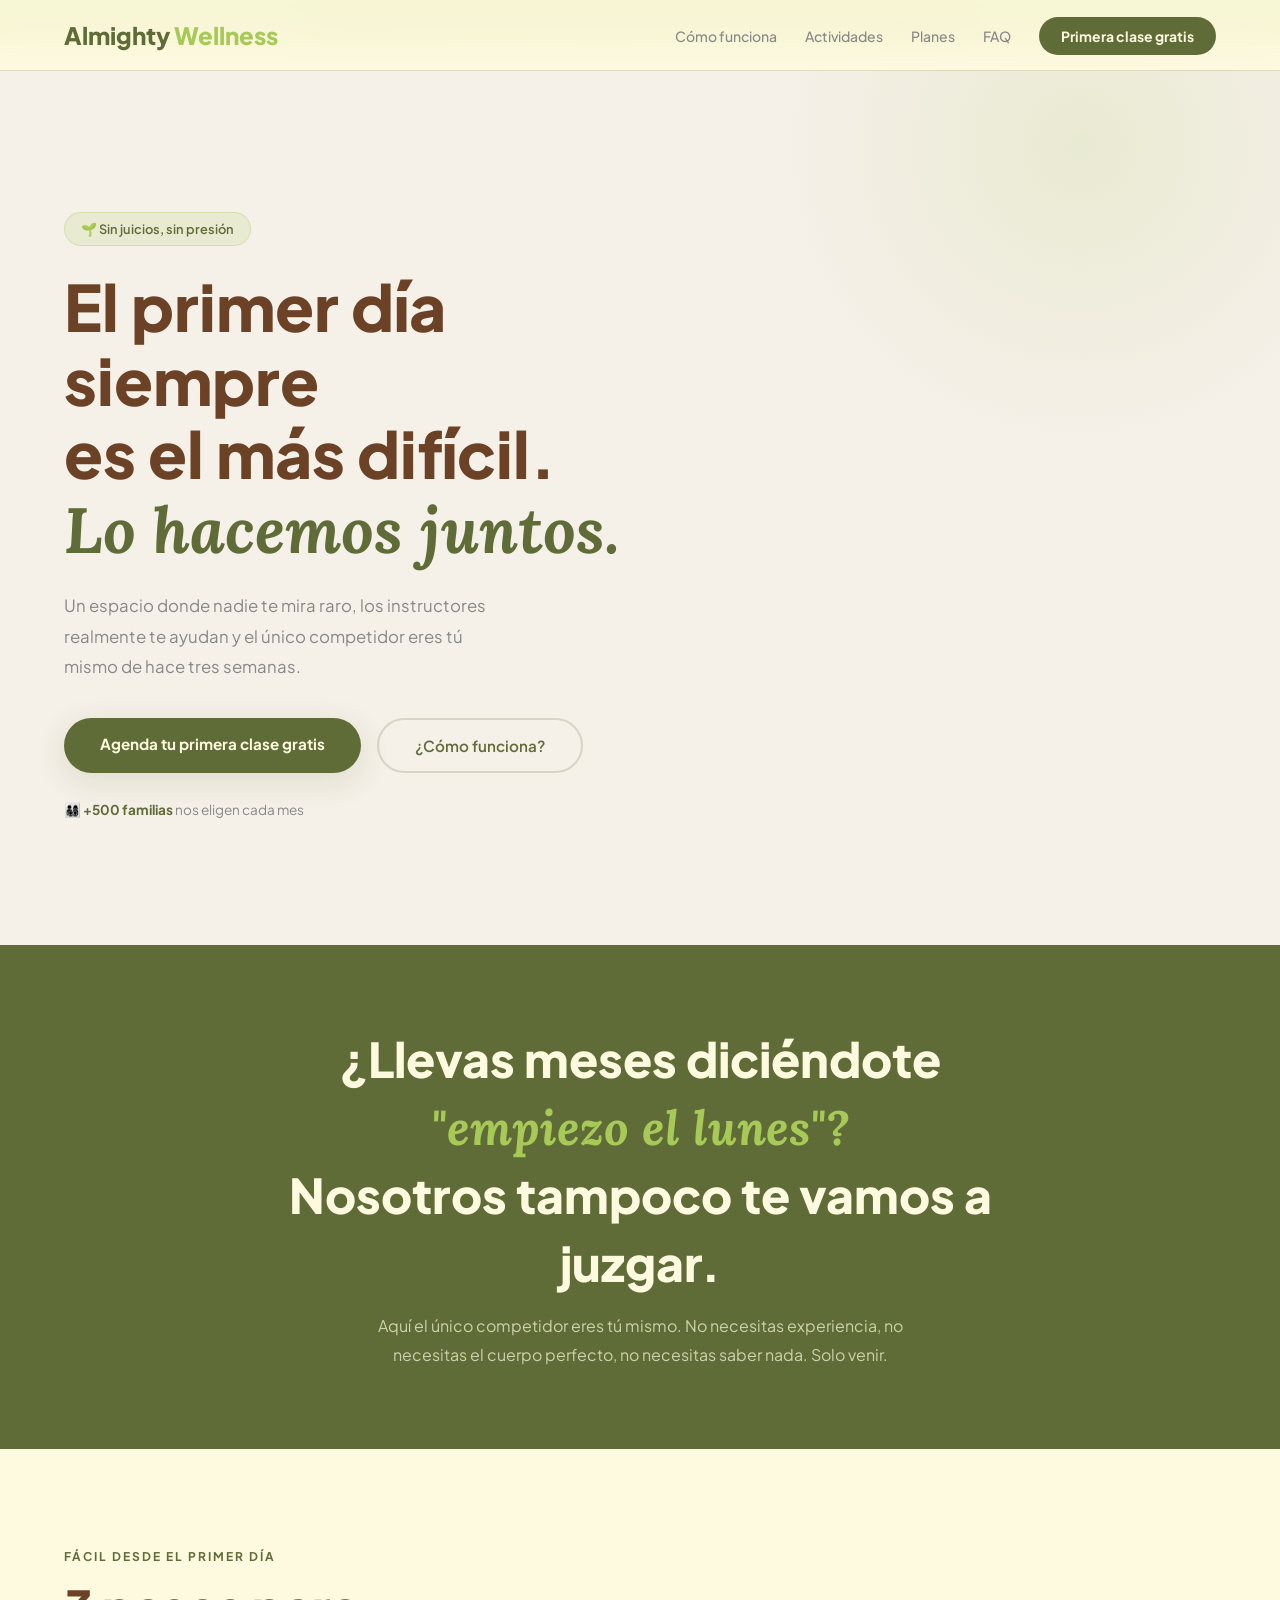
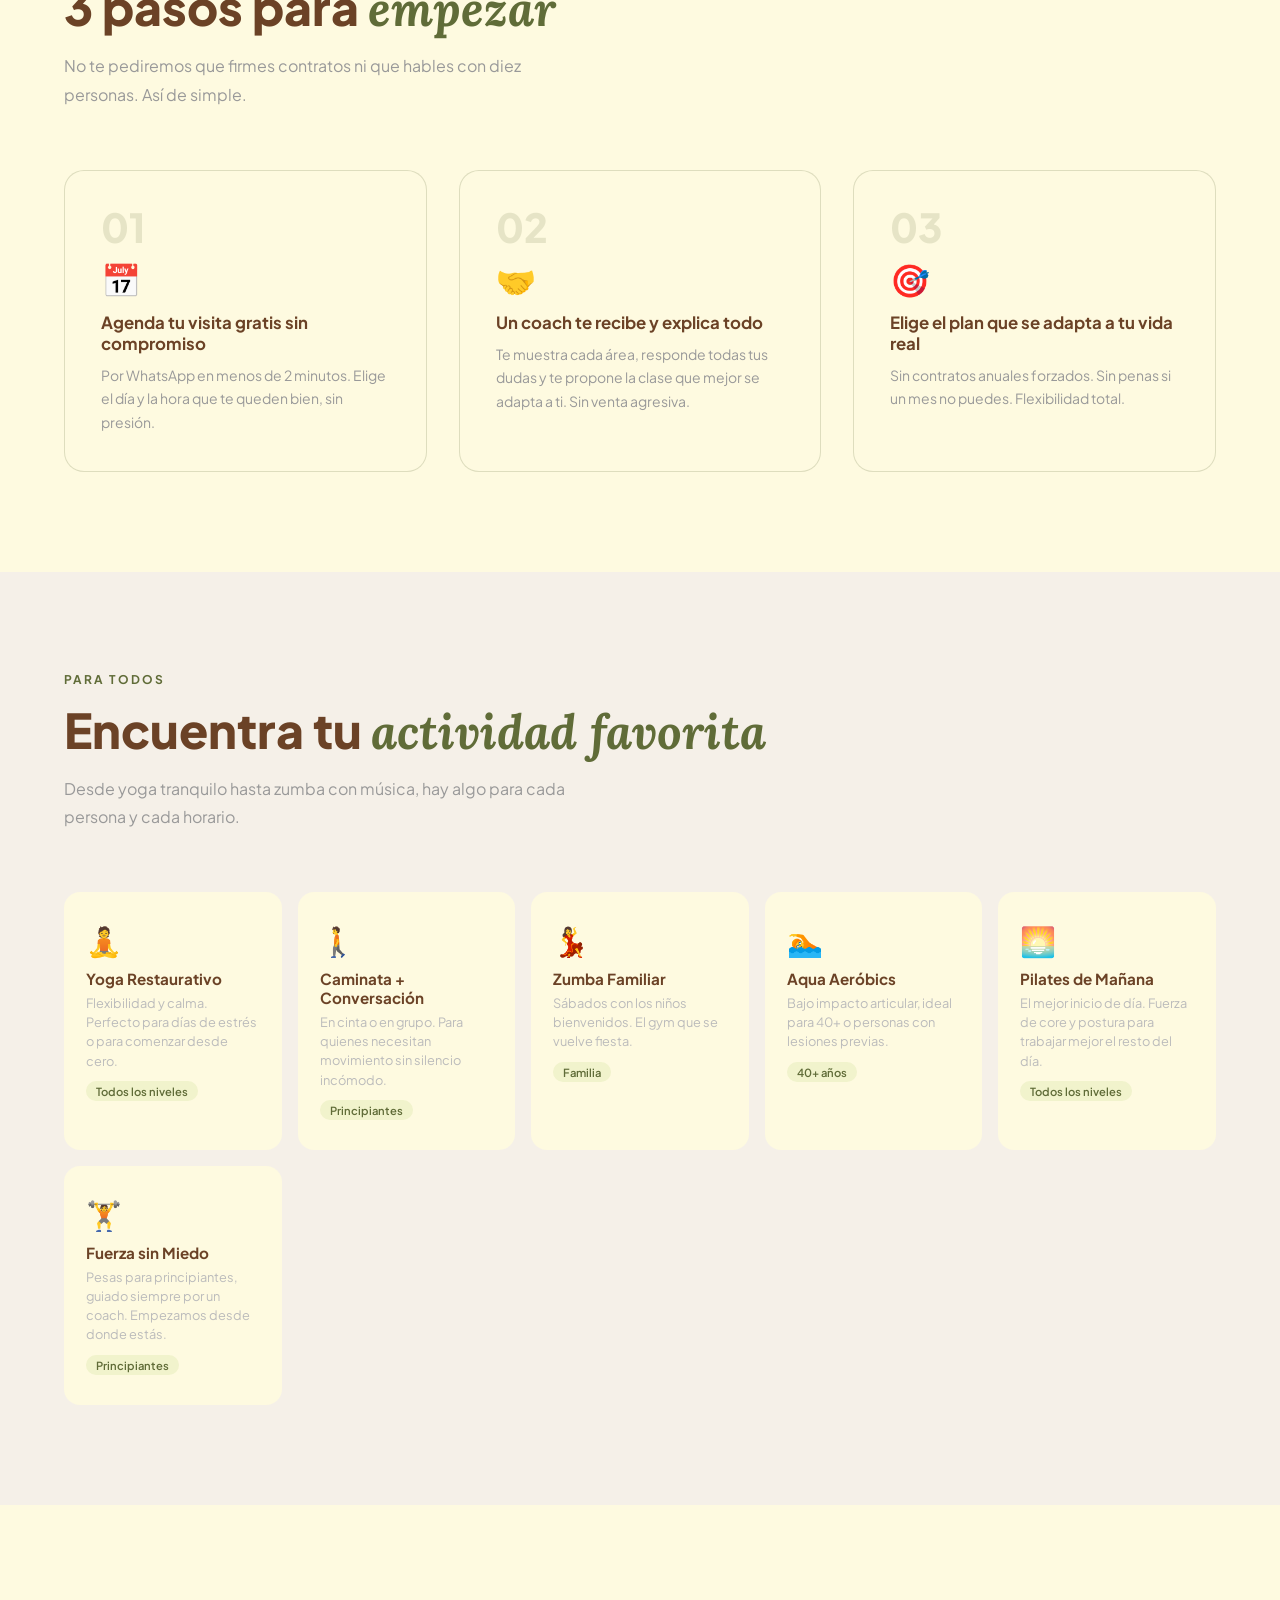
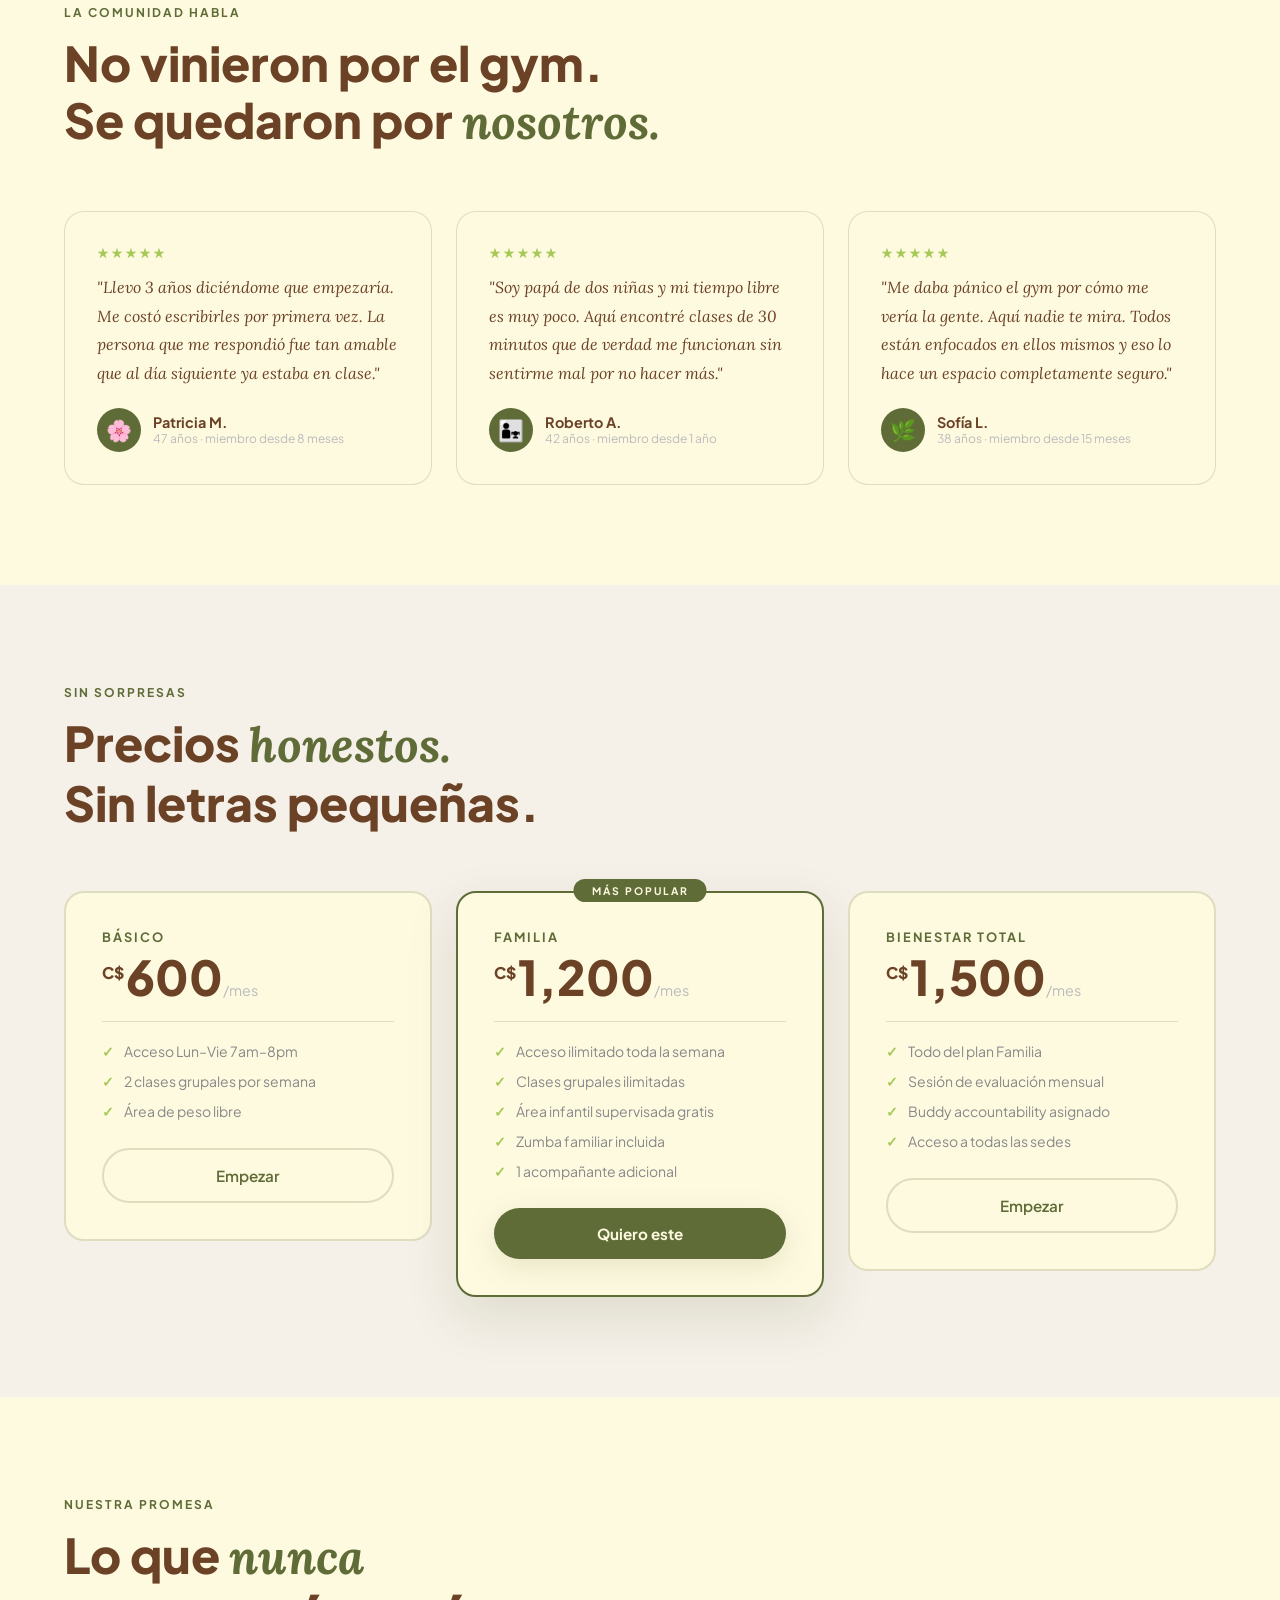
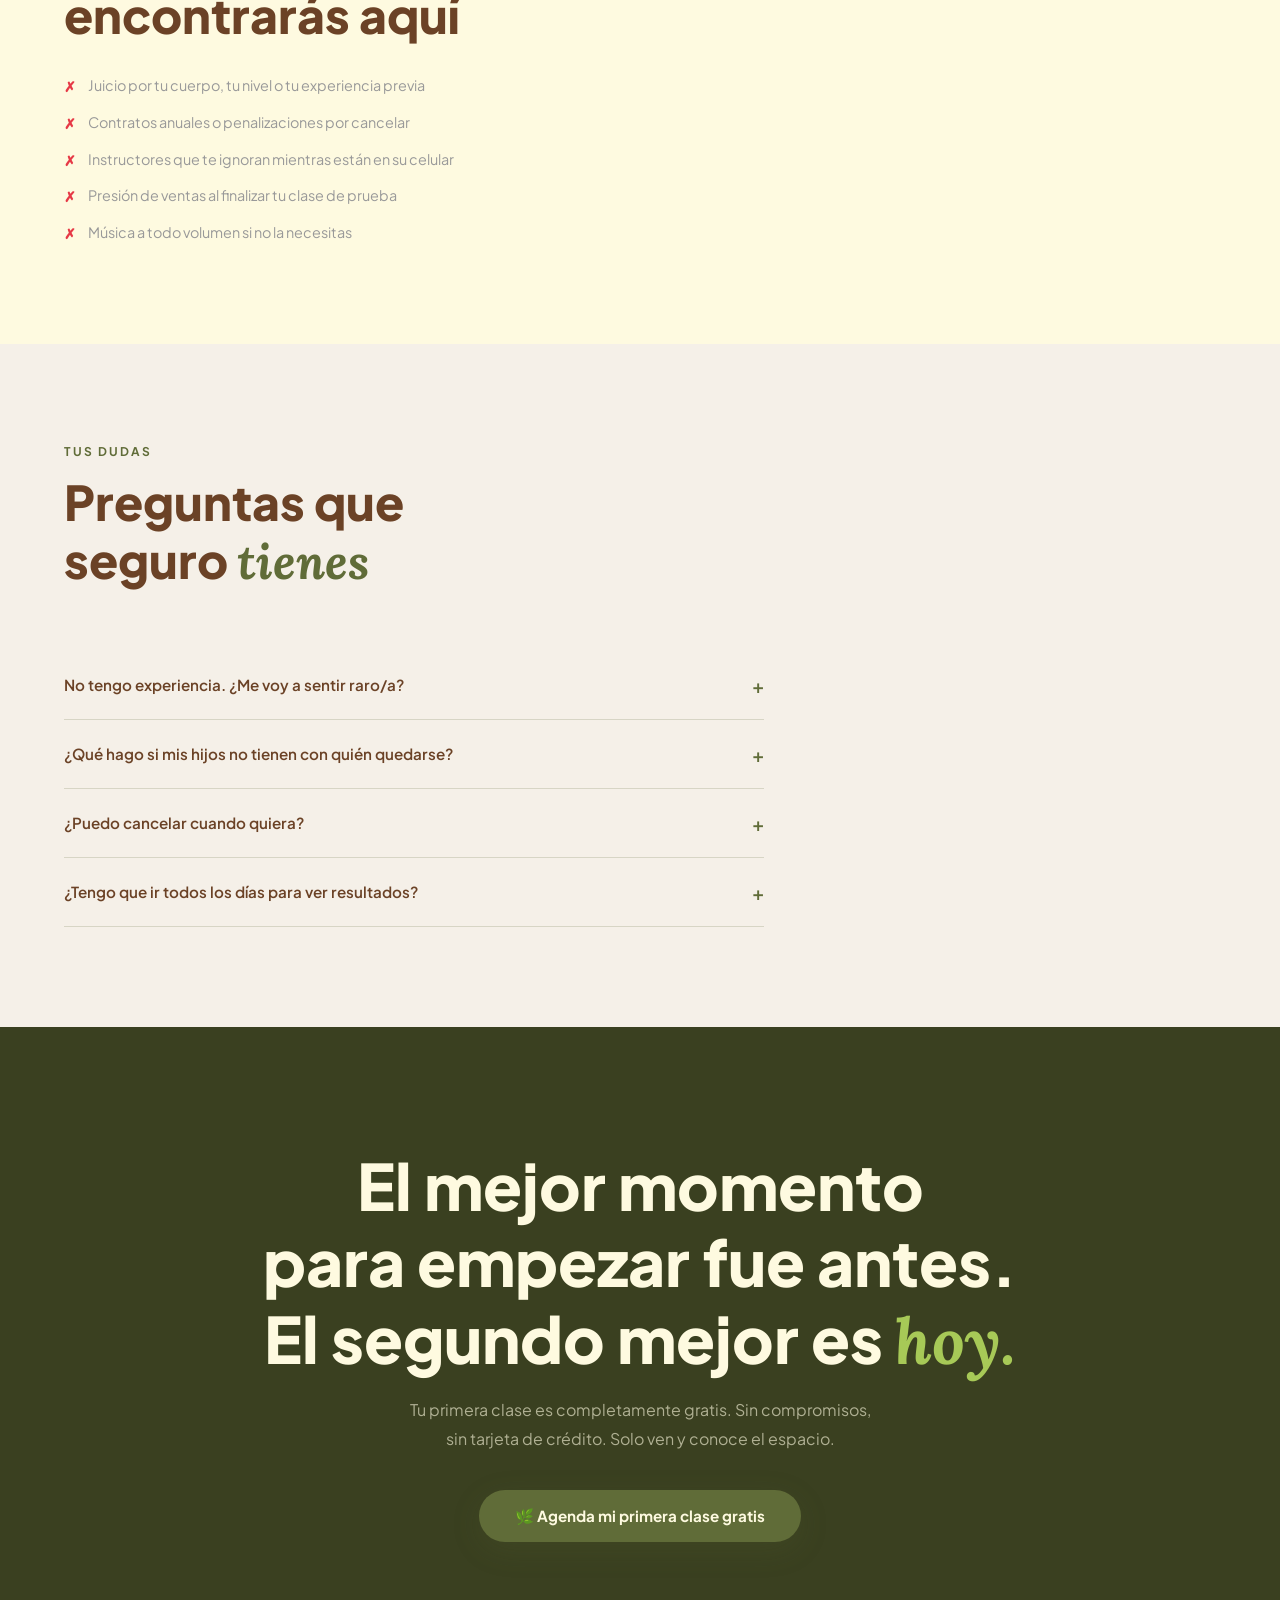
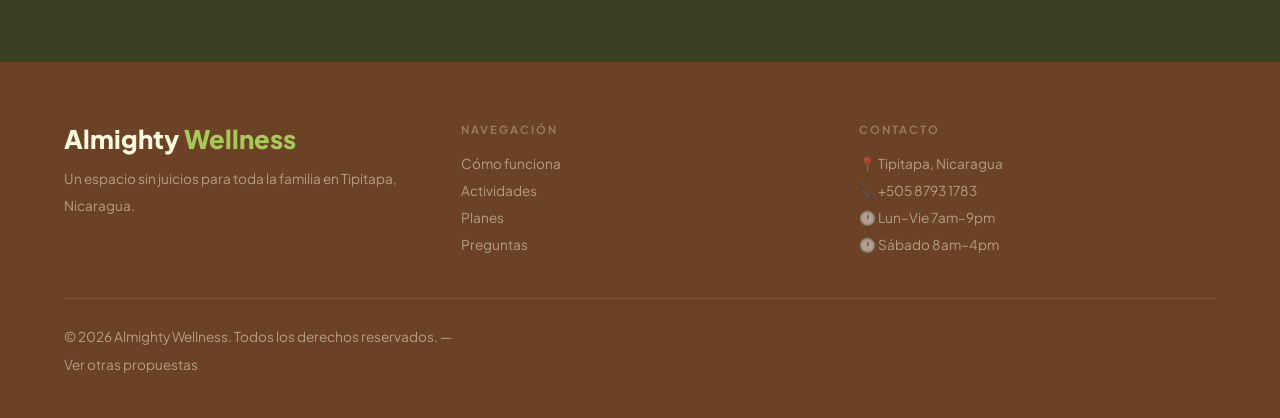
<file: Gym/propuesta2/index.html>
<!DOCTYPE html>
<html lang="es">
<head>
  <meta charset="UTF-8">
  <meta name="viewport" content="width=device-width, initial-scale=1.0">
  <meta name="description" content="Almighty Wellness - Un espacio sin juicios para toda la familia. Clases de yoga, pilates, zumba y más en Tipitapa.">
  <title>Almighty Wellness | Tu ritmo, tu proceso</title>
  <link rel="stylesheet" href="wellness.css">
</head>
<body>

<!-- ESCASEZ -->
<div class="scarcity-bar">
  🌿 <strong>Inscripciones de mayo:</strong> Solo 15 cupos disponibles para mantener el ambiente íntimo. <a href="#unete" style="color:inherit;font-weight:700;text-decoration:underline;margin-left:6px;">Reserva el tuyo →</a>
</div>

<!-- NAVBAR -->
<nav class="navbar" id="navbar">
  <a href="#" class="logo">Almighty <span>Wellness</span></a>
  <button class="nav-toggle" id="navToggle" aria-label="Menú"><span></span><span></span><span></span></button>
  <ul class="nav-links" id="navLinks">
    <li><a href="#como-funciona">Cómo funciona</a></li>
    <li><a href="#actividades">Actividades</a></li>
    <li><a href="#planes">Planes</a></li>
    <li><a href="#faq">FAQ</a></li>
    <li><a href="#unete" class="nav-cta">Primera clase gratis</a></li>
  </ul>
</nav>

<!-- HERO -->
<section class="hero" id="inicio">
  <div class="hero-content">
    <span class="hero-badge">🌱 Sin juicios, sin presión</span>
    <h1>El primer día siempre<br>es el más difícil.<br><em>Lo hacemos juntos.</em></h1>
    <p class="hero-sub">Un espacio donde nadie te mira raro, los instructores realmente te ayudan y el único competidor eres tú mismo de hace tres semanas.</p>
    <div class="hero-actions">
      <a href="#unete" class="btn-green">Agenda tu primera clase gratis</a>
      <a href="#como-funciona" class="btn-soft">¿Cómo funciona?</a>
    </div>
    <div class="social-proof">
      <div>👨‍👩‍👧‍👦 <strong>+500 familias</strong> nos eligen cada mes</div>
    </div>
  </div>
</section>

<!-- PROMESA -->
<div class="promise">
  <div style="max-width:800px;margin:0 auto">
    <h2>¿Llevas meses diciéndote <em>"empiezo el lunes"?</em><br>Nosotros tampoco te vamos a juzgar.</h2>
    <p style="margin-top:16px">Aquí el único competidor eres tú mismo. No necesitas experiencia, no necesitas el cuerpo perfecto, no necesitas saber nada. Solo venir.</p>
  </div>
</div>

<!-- CÓMO FUNCIONA -->
<section class="section" id="como-funciona">
  <span class="section-tag">Fácil desde el primer día</span>
  <h2 class="section-title">3 pasos para <em>empezar</em></h2>
  <p class="section-sub">No te pediremos que firmes contratos ni que hables con diez personas. Así de simple.</p>
  <div class="steps-grid">
    <div class="step-card">
      <div class="step-num">01</div>
      <span class="step-icon">📅</span>
      <h3>Agenda tu visita gratis sin compromiso</h3>
      <p>Por WhatsApp en menos de 2 minutos. Elige el día y la hora que te queden bien, sin presión.</p>
    </div>
    <div class="step-card">
      <div class="step-num">02</div>
      <span class="step-icon">🤝</span>
      <h3>Un coach te recibe y explica todo</h3>
      <p>Te muestra cada área, responde todas tus dudas y te propone la clase que mejor se adapta a ti. Sin venta agresiva.</p>
    </div>
    <div class="step-card">
      <div class="step-num">03</div>
      <span class="step-icon">🎯</span>
      <h3>Elige el plan que se adapta a tu vida real</h3>
      <p>Sin contratos anuales forzados. Sin penas si un mes no puedes. Flexibilidad total.</p>
    </div>
  </div>
</section>

<!-- ACTIVIDADES -->
<section class="section section-alt" id="actividades">
  <span class="section-tag">Para todos</span>
  <h2 class="section-title">Encuentra tu <em>actividad favorita</em></h2>
  <p class="section-sub">Desde yoga tranquilo hasta zumba con música, hay algo para cada persona y cada horario.</p>
  <div class="activities-grid">
    <div class="activity-card">
      <span class="activity-emoji">🧘</span>
      <h3>Yoga Restaurativo</h3>
      <p>Flexibilidad y calma. Perfecto para días de estrés o para comenzar desde cero.</p>
      <span class="activity-badge">Todos los niveles</span>
    </div>
    <div class="activity-card">
      <span class="activity-emoji">🚶</span>
      <h3>Caminata + Conversación</h3>
      <p>En cinta o en grupo. Para quienes necesitan movimiento sin silencio incómodo.</p>
      <span class="activity-badge">Principiantes</span>
    </div>
    <div class="activity-card">
      <span class="activity-emoji">💃</span>
      <h3>Zumba Familiar</h3>
      <p>Sábados con los niños bienvenidos. El gym que se vuelve fiesta.</p>
      <span class="activity-badge">Familia</span>
    </div>
    <div class="activity-card">
      <span class="activity-emoji">🏊</span>
      <h3>Aqua Aeróbics</h3>
      <p>Bajo impacto articular, ideal para 40+ o personas con lesiones previas.</p>
      <span class="activity-badge">40+ años</span>
    </div>
    <div class="activity-card">
      <span class="activity-emoji">🌅</span>
      <h3>Pilates de Mañana</h3>
      <p>El mejor inicio de día. Fuerza de core y postura para trabajar mejor el resto del día.</p>
      <span class="activity-badge">Todos los niveles</span>
    </div>
    <div class="activity-card">
      <span class="activity-emoji">🏋️</span>
      <h3>Fuerza sin Miedo</h3>
      <p>Pesas para principiantes, guiado siempre por un coach. Empezamos desde donde estás.</p>
      <span class="activity-badge">Principiantes</span>
    </div>
  </div>
</section>

<!-- TESTIMONIOS -->
<section class="section" id="testimonios">
  <span class="section-tag">La comunidad habla</span>
  <h2 class="section-title">No vinieron por el gym.<br>Se quedaron por <em>nosotros.</em></h2>
  <div class="testimonials-grid">
    <div class="t-card">
      <div class="stars">★★★★★</div>
      <blockquote>"Llevo 3 años diciéndome que empezaría. Me costó escribirles por primera vez. La persona que me respondió fue tan amable que al día siguiente ya estaba en clase."</blockquote>
      <div class="t-author">
        <div class="t-avatar">🌸</div>
        <div>
          <div class="t-name">Patricia M.</div>
          <div class="t-role">47 años · miembro desde 8 meses</div>
        </div>
      </div>
    </div>
    <div class="t-card">
      <div class="stars">★★★★★</div>
      <blockquote>"Soy papá de dos niñas y mi tiempo libre es muy poco. Aquí encontré clases de 30 minutos que de verdad me funcionan sin sentirme mal por no hacer más."</blockquote>
      <div class="t-author">
        <div class="t-avatar">👨‍👧</div>
        <div>
          <div class="t-name">Roberto A.</div>
          <div class="t-role">42 años · miembro desde 1 año</div>
        </div>
      </div>
    </div>
    <div class="t-card">
      <div class="stars">★★★★★</div>
      <blockquote>"Me daba pánico el gym por cómo me vería la gente. Aquí nadie te mira. Todos están enfocados en ellos mismos y eso lo hace un espacio completamente seguro."</blockquote>
      <div class="t-author">
        <div class="t-avatar">🌿</div>
        <div>
          <div class="t-name">Sofía L.</div>
          <div class="t-role">38 años · miembro desde 15 meses</div>
        </div>
      </div>
    </div>
  </div>
</section>

<!-- PLANES -->
<section class="section section-alt" id="planes">
  <span class="section-tag">Sin sorpresas</span>
  <h2 class="section-title">Precios <em>honestos.</em><br>Sin letras pequeñas.</h2>
  <div class="plans-grid">
    <div class="plan-card">
      <div class="plan-name">Básico</div>
      <div class="plan-price"><sup style="font-size: 1rem; margin-right: 2px;">C$</sup>600<span>/mes</span></div>
      <div class="plan-divider"></div>
      <ul class="plan-features">
        <li>Acceso Lun–Vie 7am–8pm</li>
        <li>2 clases grupales por semana</li>
        <li>Área de peso libre</li>
      </ul>
      <a href="#unete" class="btn-soft" style="display:block;text-align:center;margin-top:auto">Empezar</a>
    </div>
    <div class="plan-card featured">
      <div class="plan-name">Familia</div>
      <div class="plan-price"><sup style="font-size: 1rem; margin-right: 2px;">C$</sup>1,200<span>/mes</span></div>
      <div class="plan-divider"></div>
      <ul class="plan-features">
        <li>Acceso ilimitado toda la semana</li>
        <li>Clases grupales ilimitadas</li>
        <li>Área infantil supervisada gratis</li>
        <li>Zumba familiar incluida</li>
        <li>1 acompañante adicional</li>
      </ul>
      <a href="#unete" class="btn-green" style="display:block;text-align:center">Quiero este</a>
    </div>
    <div class="plan-card">
      <div class="plan-name">Bienestar Total</div>
      <div class="plan-price"><sup style="font-size: 1rem; margin-right: 2px;">C$</sup>1,500<span>/mes</span></div>
      <div class="plan-divider"></div>
      <ul class="plan-features">
        <li>Todo del plan Familia</li>
        <li>Sesión de evaluación mensual</li>
        <li>Buddy accountability asignado</li>
        <li>Acceso a todas las sedes</li>
      </ul>
      <a href="#unete" class="btn-soft" style="display:block;text-align:center;margin-top:auto">Empezar</a>
    </div>
  </div>
</section>

<!-- LO QUE NO ENCONTRARÁS -->
<section class="section">
  <span class="section-tag">Nuestra promesa</span>
  <h2 class="section-title">Lo que <em>nunca</em><br>encontrarás aquí</h2>
  <div class="no-list" style="max-width:560px">
    <div class="no-item">Juicio por tu cuerpo, tu nivel o tu experiencia previa</div>
    <div class="no-item">Contratos anuales o penalizaciones por cancelar</div>
    <div class="no-item">Instructores que te ignoran mientras están en su celular</div>
    <div class="no-item">Presión de ventas al finalizar tu clase de prueba</div>
    <div class="no-item">Música a todo volumen si no la necesitas</div>
  </div>
</section>

<!-- FAQ -->
<section class="section section-alt" id="faq">
  <span class="section-tag">Tus dudas</span>
  <h2 class="section-title">Preguntas que<br>seguro <em>tienes</em></h2>
  <div class="faq-list">
    <div class="faq-item">
      <div class="faq-question">No tengo experiencia. ¿Me voy a sentir raro/a?<span class="faq-icon">+</span></div>
      <div class="faq-answer">Para nada. La mitad de nuestros miembros nuevos llegaron sin ninguna experiencia. Los coaches están específicamente entrenados para recibir principiantes y hacer que el primer día sea cómodo, no intimidante.</div>
    </div>
    <div class="faq-item">
      <div class="faq-question">¿Qué hago si mis hijos no tienen con quién quedarse?<span class="faq-icon">+</span></div>
      <div class="faq-answer">Tráelos. Tenemos un área infantil supervisada por personal calificado, incluida en los planes Familia y Bienestar Total. Así tú te ejercitas mientras ellos juegan de forma segura.</div>
    </div>
    <div class="faq-item">
      <div class="faq-question">¿Puedo cancelar cuando quiera?<span class="faq-icon">+</span></div>
      <div class="faq-answer">Sí. Sin penalizaciones ni contratos trampa. Solo nos avisas con 10 días de anticipación y listo. Lo hacemos así porque creemos que si te quedas, debe ser porque quieres, no porque no puedes salir.</div>
    </div>
    <div class="faq-item">
      <div class="faq-question">¿Tengo que ir todos los días para ver resultados?<span class="faq-icon">+</span></div>
      <div class="faq-answer">No. Con 3 sesiones de 30–45 minutos por semana, la mayoría de nuestros miembros nota resultados en energía y estado de ánimo desde la segunda semana. No te pedimos sacrificios imposibles.</div>
    </div>
  </div>
</section>

<!-- CTA FINAL -->
<section class="cta-final" id="unete">
  <h2>El mejor momento<br>para empezar fue antes.<br>El segundo mejor es <em>hoy.</em></h2>
  <p>Tu primera clase es completamente gratis. Sin compromisos, sin tarjeta de crédito. Solo ven y conoce el espacio.</p>
  <a href="https://wa.me/50587931783?text=Hola,%20quiero%20agendar%20mi%20primera%20clase%20gratis" class="btn-green" target="_blank" rel="noopener noreferrer" id="btnUnete">
    🌿 Agenda mi primera clase gratis
  </a>
</section>

<!-- FOOTER -->
<footer class="footer">
  <div class="footer-grid">
    <div>
      <div class="footer-logo">Almighty <span>Wellness</span></div>
      <p>Un espacio sin juicios para toda la familia en Tipitapa, Nicaragua.</p>
    </div>
    <div>
      <h4>Navegación</h4>
      <a href="#como-funciona">Cómo funciona</a>
      <a href="#actividades">Actividades</a>
      <a href="#planes">Planes</a>
      <a href="#faq">Preguntas</a>
    </div>
    <div>
      <h4>Contacto</h4>
      <p>📍 Tipitapa, Nicaragua</p>
      <p>📞 +505 8793 1783</p>
      <p>🕐 Lun–Vie 7am–9pm</p>
      <p>🕐 Sábado 8am–4pm</p>
    </div>
  </div>
  <div class="footer-bottom">
    <p>© 2026 Almighty Wellness. Todos los derechos reservados. — <a href="../index.html" style="color:inherit">Ver otras propuestas</a></p>
  </div>
</footer>

<div class="sticky-mobile">
  <a href="https://wa.me/50587931783?text=Quiero%20agendar%20mi%20clase%20gratis" target="_blank" rel="noopener noreferrer">
    🌿 Agenda tu visita gratis
  </a>
</div>

<script src="app-wellness.js"></script>
</body>
</html>
</file>
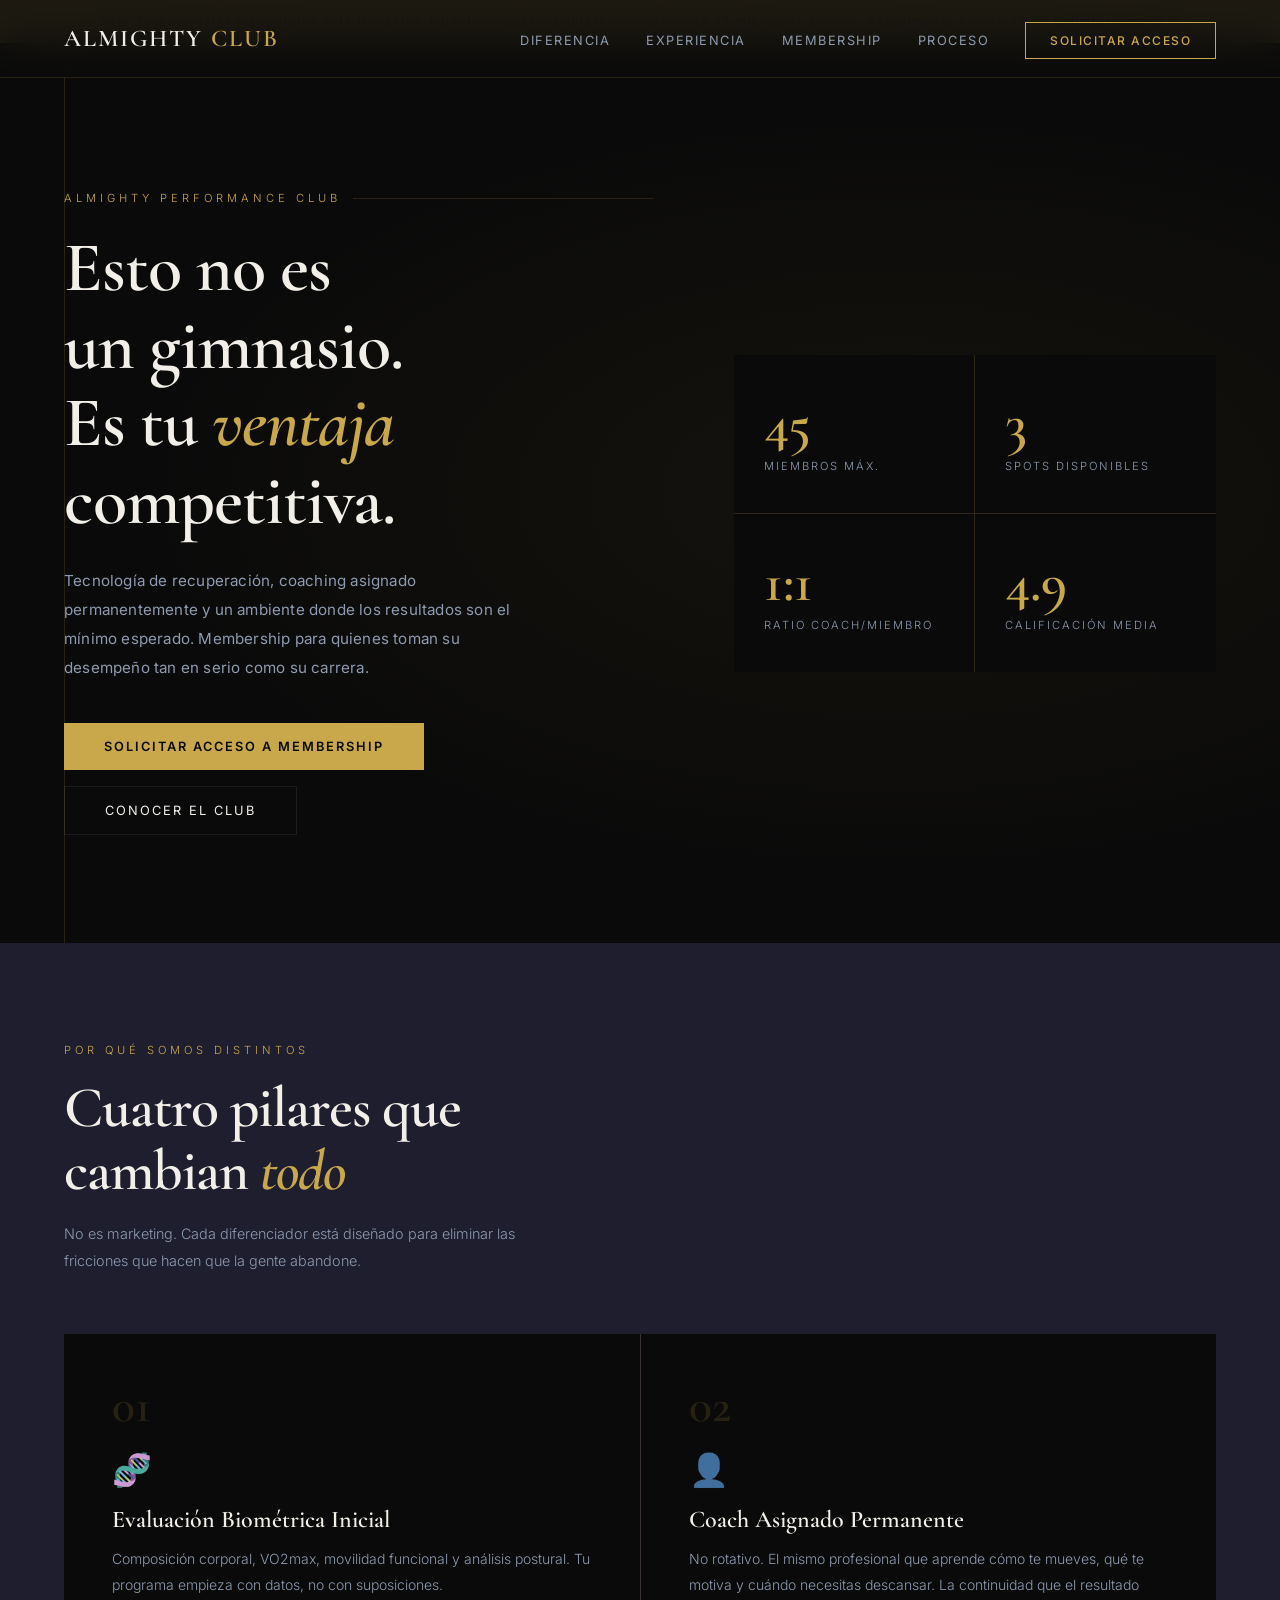
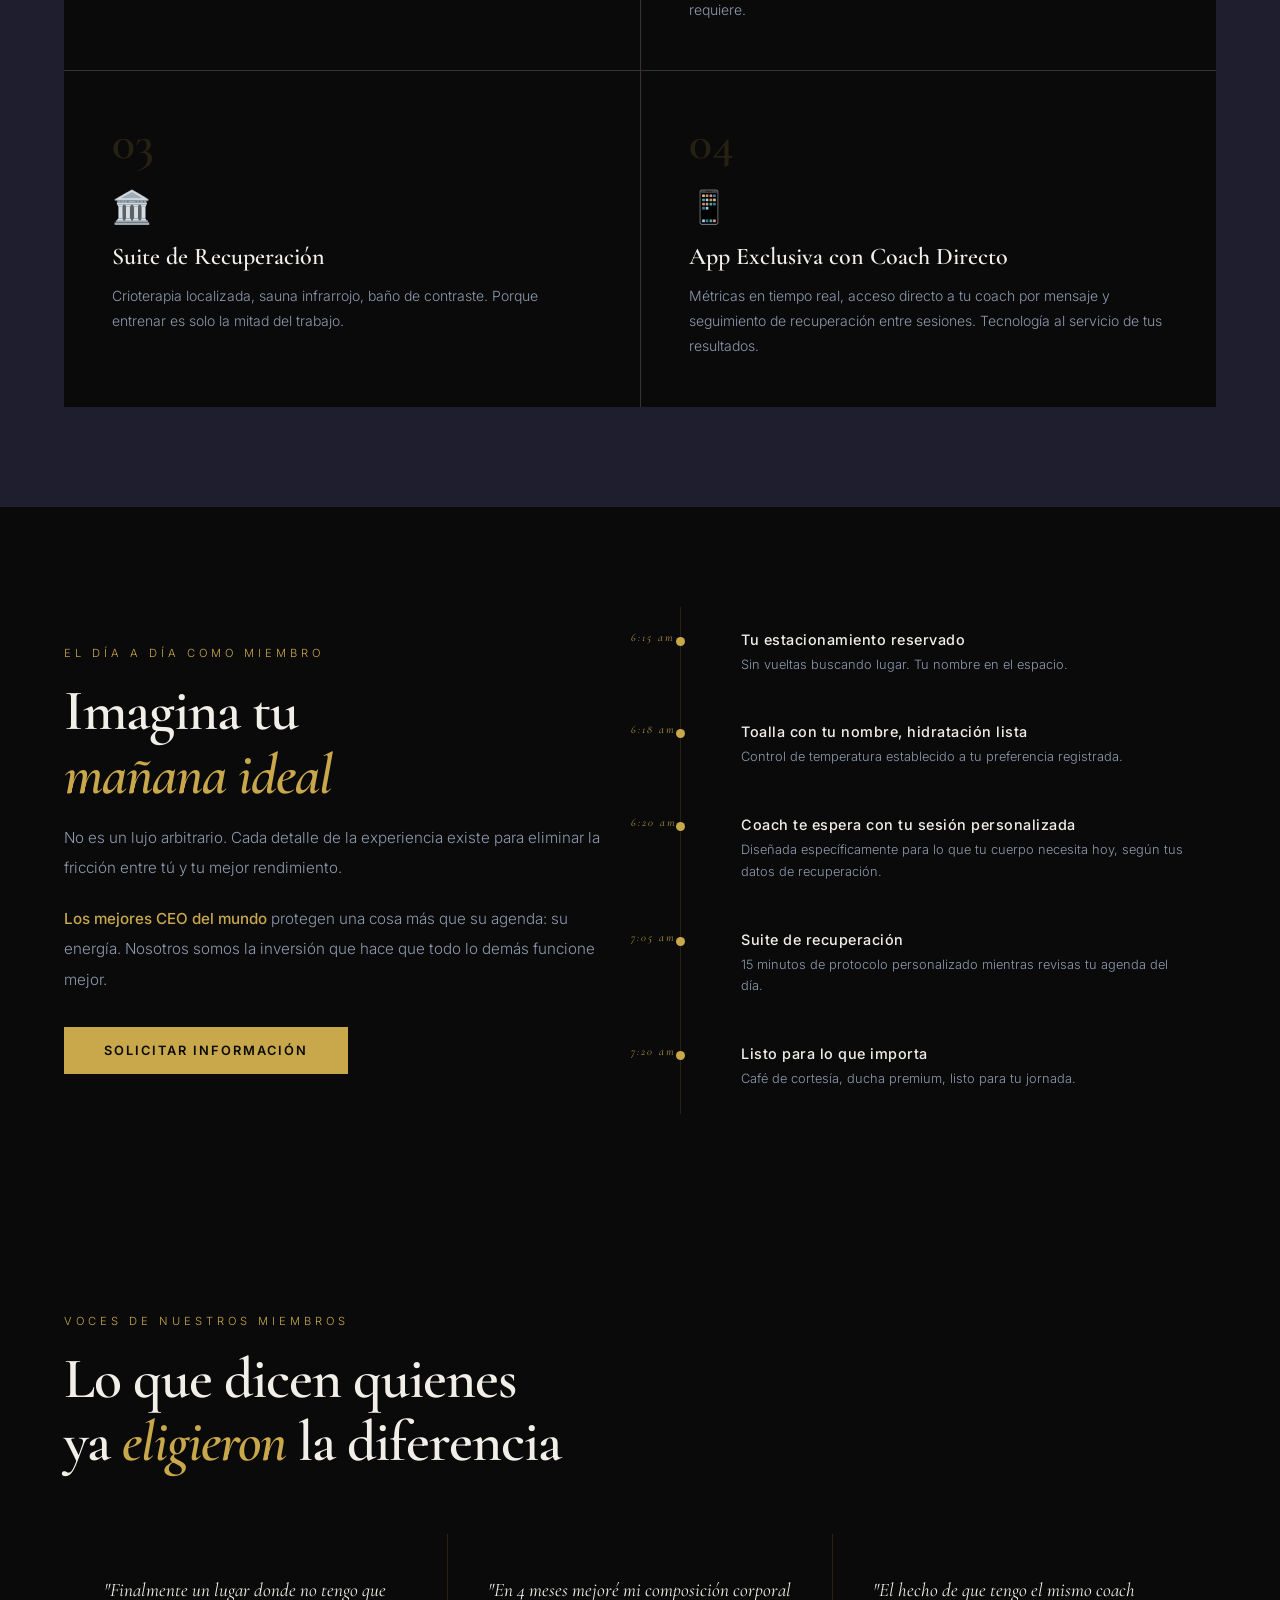
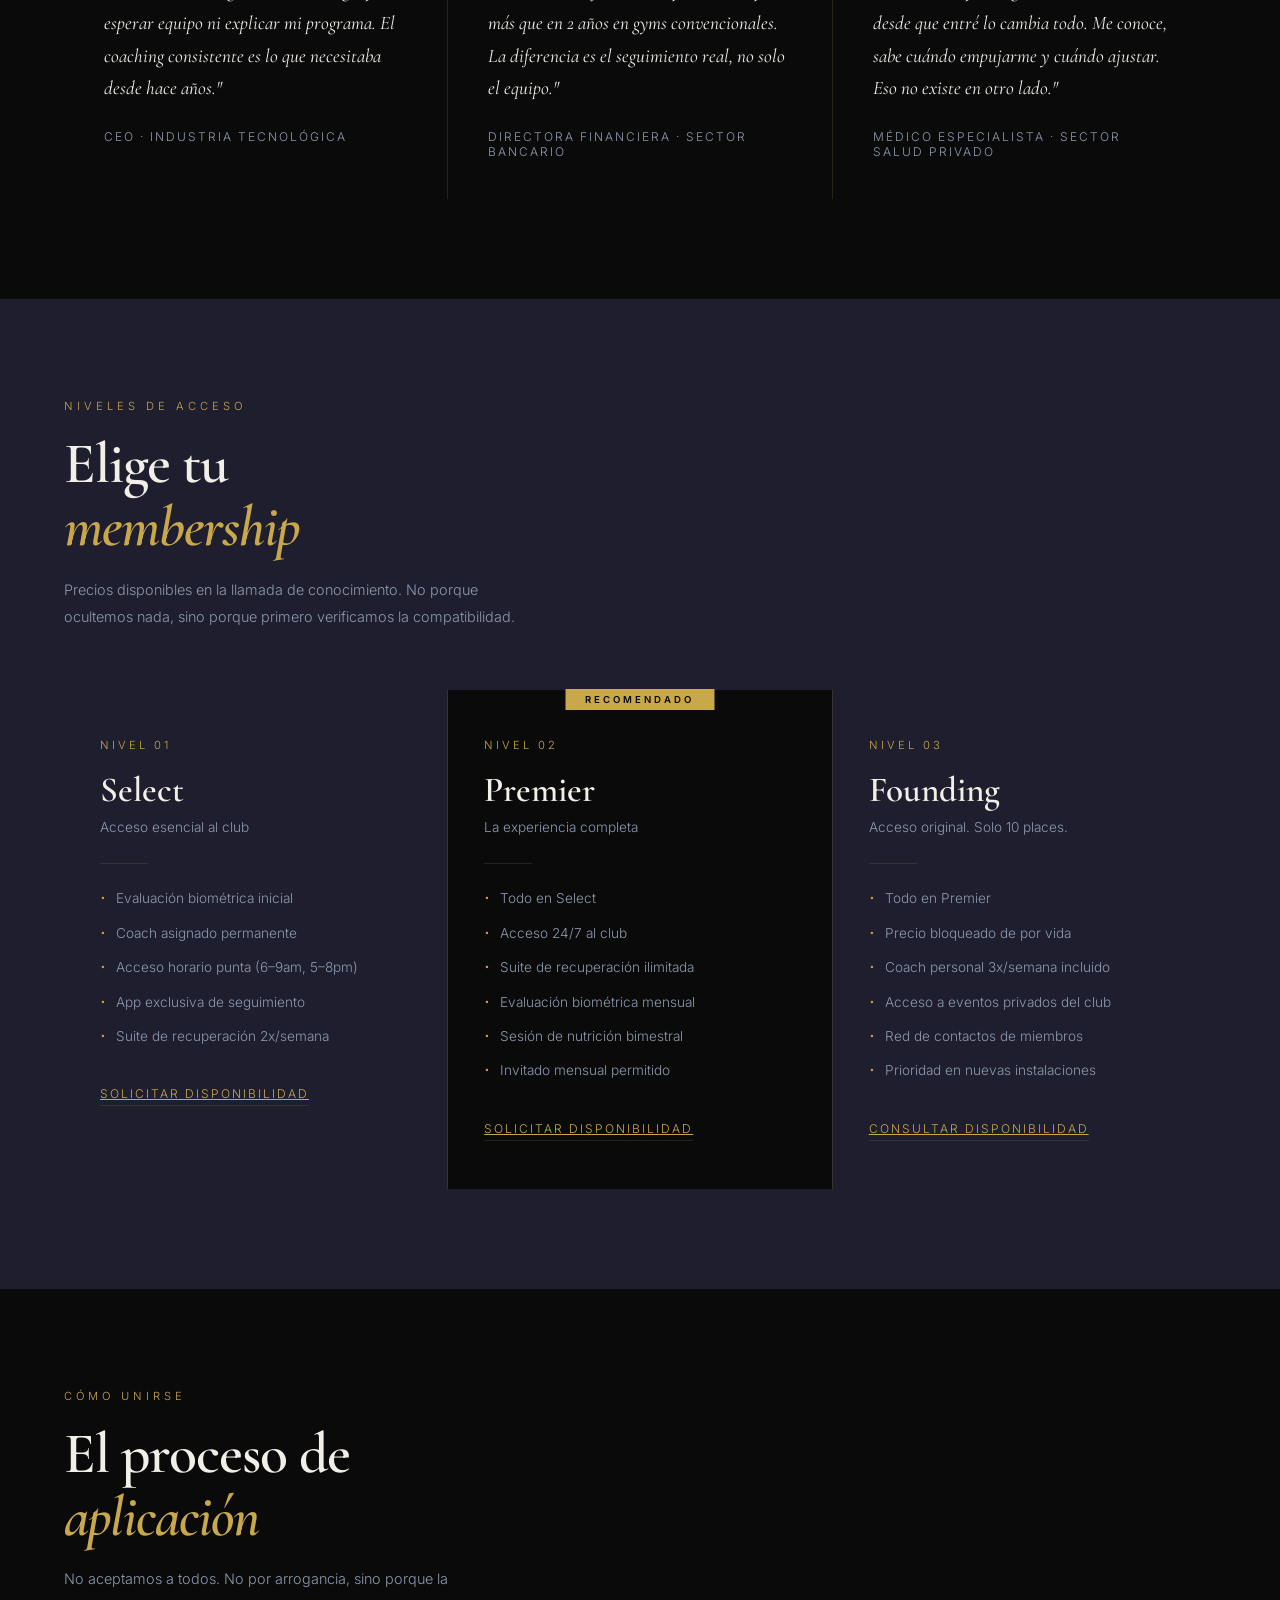
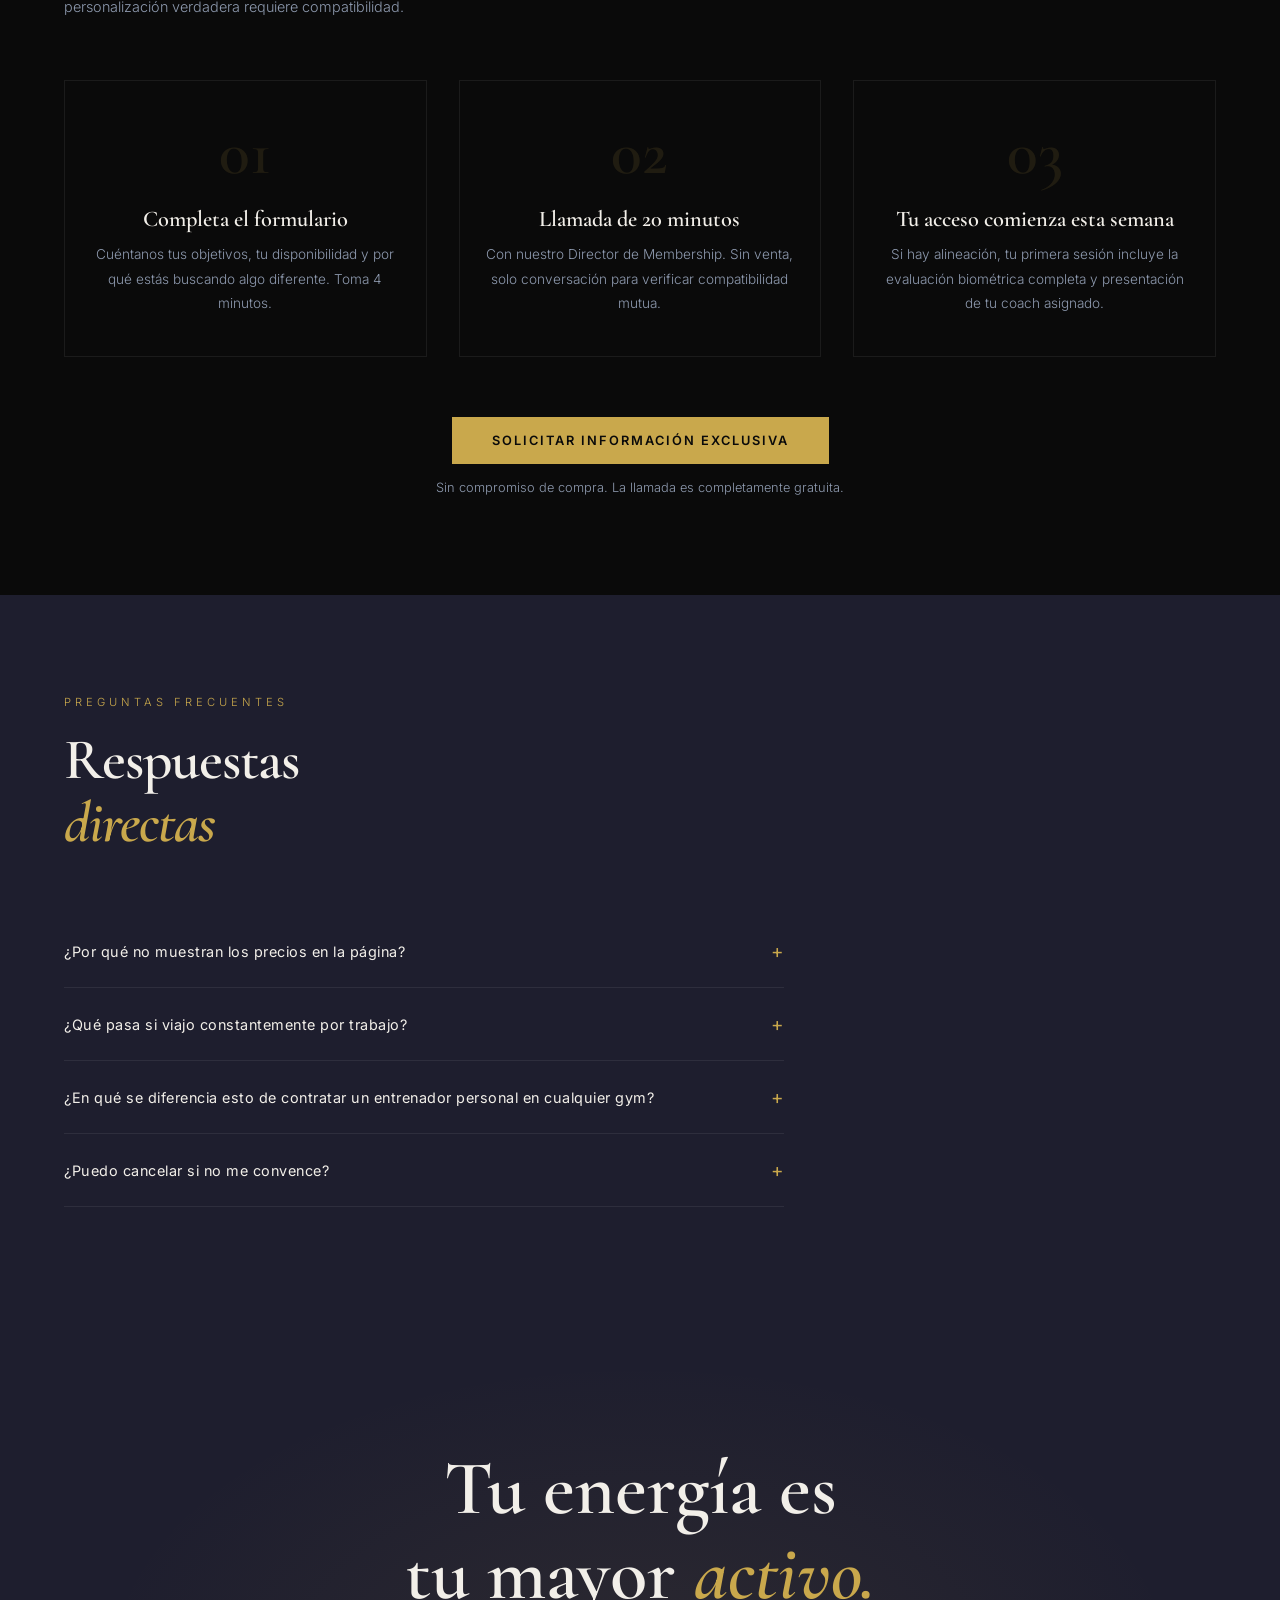
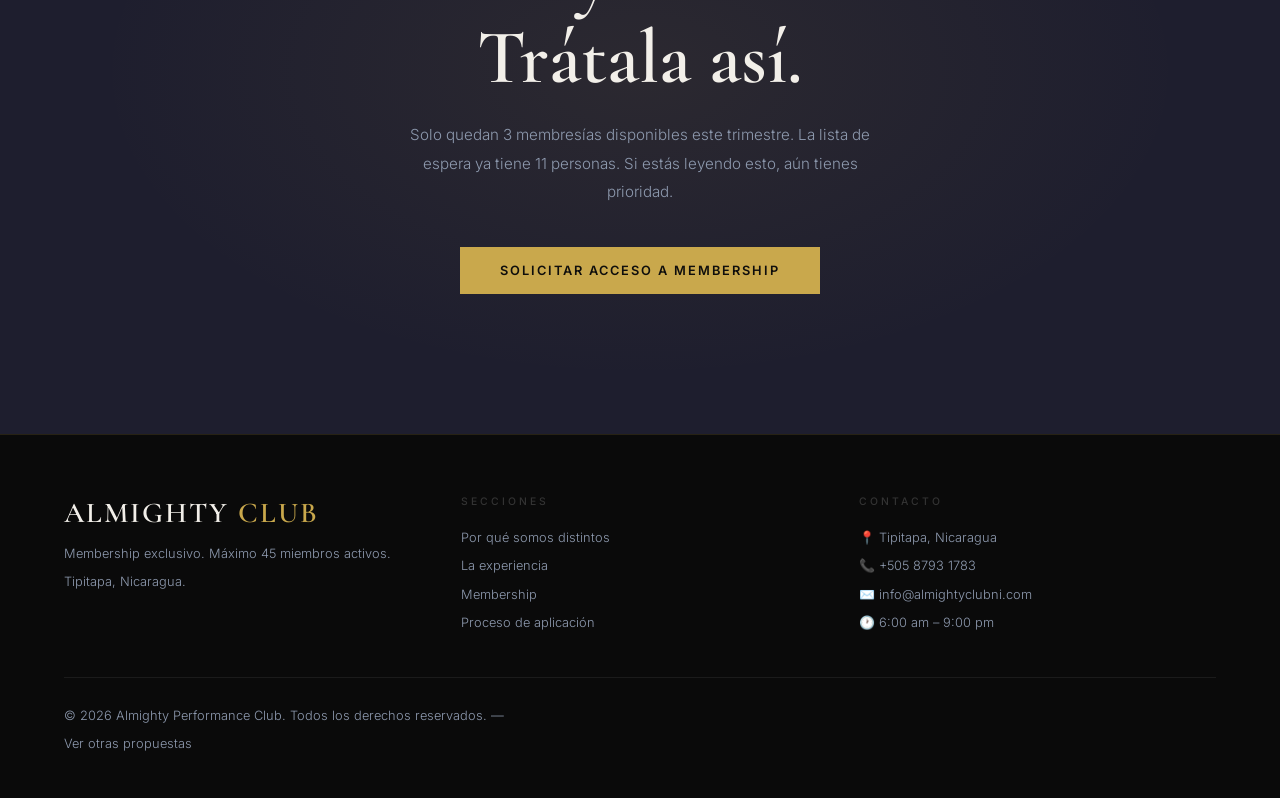
<file: Gym/propuesta3/index.html>
<!DOCTYPE html>
<html lang="es">
<head>
  <meta charset="UTF-8">
  <meta name="viewport" content="width=device-width, initial-scale=1.0">
  <meta name="description" content="Almighty Performance Club - Membership exclusivo de boutique gym con tecnología, coaching personalizado y zona de recuperación premium en Tipitapa.">
  <title>Almighty Performance Club | Membership Exclusivo</title>
  <link rel="stylesheet" href="premium.css">
</head>
<body>

<!-- ESCASEZ -->
<div class="scarcity-bar">
  Solo 3 membresías disponibles este trimestre. Nuestro modelo requiere un máximo de 45 miembros activos. Actualmente somos 42. &nbsp;|&nbsp; <a href="#membership" style="color:inherit;text-decoration:underline;font-weight:600">Solicitar acceso →</a>
</div>

<!-- NAVBAR -->
<nav class="navbar" id="navbar">
  <a href="#" class="logo">ALMIGHTY <span>CLUB</span></a>
  <button class="nav-toggle" id="navToggle" aria-label="Menú"><span></span><span></span><span></span></button>
  <ul class="nav-links" id="navLinks">
    <li><a href="#diferencia">Diferencia</a></li>
    <li><a href="#experiencia">Experiencia</a></li>
    <li><a href="#membership">Membership</a></li>
    <li><a href="#proceso">Proceso</a></li>
    <li><a href="#membership" class="nav-cta">Solicitar acceso</a></li>
  </ul>
</nav>

<!-- HERO -->
<section class="hero" id="inicio">
  <div class="hero-line"></div>
  <div class="hero-inner">
    <div>
      <div class="hero-eyebrow">Almighty Performance Club</div>
      <h1>Esto no es<br>un gimnasio.<br>Es tu <em>ventaja</em><br>competitiva.</h1>
      <p class="hero-sub">Tecnología de recuperación, coaching asignado permanentemente y un ambiente donde los resultados son el mínimo esperado. Membership para quienes toman su desempeño tan en serio como su carrera.</p>
      <div class="hero-actions">
        <a href="#membership" class="btn-gold">Solicitar acceso a membership</a>
        <a href="#diferencia" class="btn-border">Conocer el club</a>
      </div>
    </div>
    <div class="hero-metrics">
      <div class="metric-card">
        <div class="metric-num" id="m1">45</div>
        <div class="metric-label">Miembros máx.</div>
      </div>
      <div class="metric-card">
        <div class="metric-num">3</div>
        <div class="metric-label">Spots disponibles</div>
      </div>
      <div class="metric-card">
        <div class="metric-num">1:1</div>
        <div class="metric-label">Ratio coach/miembro</div>
      </div>
      <div class="metric-card">
        <div class="metric-num">4.9</div>
        <div class="metric-label">Calificación media</div>
      </div>
    </div>
  </div>
</section>

<!-- DIFERENCIADORES -->
<section class="section section-alt" id="diferencia">
  <span class="section-eyebrow">Por qué somos distintos</span>
  <h2 class="section-title">Cuatro pilares que<br>cambian <em>todo</em></h2>
  <p class="section-sub" style="margin-bottom:0">No es marketing. Cada diferenciador está diseñado para eliminar las fricciones que hacen que la gente abandone.</p>
  <div class="pillars-grid">
    <div class="pillar">
      <div class="pillar-num">01</div>
      <span class="pillar-icon">🧬</span>
      <h3>Evaluación Biométrica Inicial</h3>
      <p>Composición corporal, VO2max, movilidad funcional y análisis postural. Tu programa empieza con datos, no con suposiciones.</p>
    </div>
    <div class="pillar">
      <div class="pillar-num">02</div>
      <span class="pillar-icon">👤</span>
      <h3>Coach Asignado Permanente</h3>
      <p>No rotativo. El mismo profesional que aprende cómo te mueves, qué te motiva y cuándo necesitas descansar. La continuidad que el resultado requiere.</p>
    </div>
    <div class="pillar">
      <div class="pillar-num">03</div>
      <span class="pillar-icon">🏛️</span>
      <h3>Suite de Recuperación</h3>
      <p>Crioterapia localizada, sauna infrarrojo, baño de contraste. Porque entrenar es solo la mitad del trabajo.</p>
    </div>
    <div class="pillar">
      <div class="pillar-num">04</div>
      <span class="pillar-icon">📱</span>
      <h3>App Exclusiva con Coach Directo</h3>
      <p>Métricas en tiempo real, acceso directo a tu coach por mensaje y seguimiento de recuperación entre sesiones. Tecnología al servicio de tus resultados.</p>
    </div>
  </div>
</section>

<!-- EXPERIENCIA -->
<section class="experience-section" id="experiencia">
  <div class="experience-inner">
    <div class="experience-text">
      <span class="section-eyebrow">El día a día como miembro</span>
      <h2 class="section-title">Imagina tu<br><em>mañana ideal</em></h2>
      <p>No es un lujo arbitrario. Cada detalle de la experiencia existe para eliminar la fricción entre tú y tu mejor rendimiento.</p>
      <p><strong>Los mejores CEO del mundo</strong> protegen una cosa más que su agenda: su energía. Nosotros somos la inversión que hace que todo lo demás funcione mejor.</p>
      <div style="margin-top:32px">
        <a href="#membership" class="btn-gold">Solicitar información</a>
      </div>
    </div>
    <div class="timeline">
      <div class="timeline-item" data-time="6:15 am">
        <div class="timeline-dot"></div>
        <h4>Tu estacionamiento reservado</h4>
        <p>Sin vueltas buscando lugar. Tu nombre en el espacio.</p>
      </div>
      <div class="timeline-item" data-time="6:18 am">
        <div class="timeline-dot"></div>
        <h4>Toalla con tu nombre, hidratación lista</h4>
        <p>Control de temperatura establecido a tu preferencia registrada.</p>
      </div>
      <div class="timeline-item" data-time="6:20 am">
        <div class="timeline-dot"></div>
        <h4>Coach te espera con tu sesión personalizada</h4>
        <p>Diseñada específicamente para lo que tu cuerpo necesita hoy, según tus datos de recuperación.</p>
      </div>
      <div class="timeline-item" data-time="7:05 am">
        <div class="timeline-dot"></div>
        <h4>Suite de recuperación</h4>
        <p>15 minutos de protocolo personalizado mientras revisas tu agenda del día.</p>
      </div>
      <div class="timeline-item" data-time="7:20 am">
        <div class="timeline-dot"></div>
        <h4>Listo para lo que importa</h4>
        <p>Café de cortesía, ducha premium, listo para tu jornada.</p>
      </div>
    </div>
  </div>
</section>

<!-- TESTIMONIOS -->
<section class="section" id="testimonios">
  <span class="section-eyebrow">Voces de nuestros miembros</span>
  <h2 class="section-title">Lo que dicen quienes<br>ya <em>eligieron</em> la diferencia</h2>
  <div class="testimonials-grid">
    <div class="t-card">
      <blockquote>"Finalmente un lugar donde no tengo que esperar equipo ni explicar mi programa. El coaching consistente es lo que necesitaba desde hace años."</blockquote>
      <div class="t-source">CEO · Industria Tecnológica</div>
    </div>
    <div class="t-card">
      <blockquote>"En 4 meses mejoré mi composición corporal más que en 2 años en gyms convencionales. La diferencia es el seguimiento real, no solo el equipo."</blockquote>
      <div class="t-source">Directora Financiera · Sector Bancario</div>
    </div>
    <div class="t-card">
      <blockquote>"El hecho de que tengo el mismo coach desde que entré lo cambia todo. Me conoce, sabe cuándo empujarme y cuándo ajustar. Eso no existe en otro lado."</blockquote>
      <div class="t-source">Médico Especialista · Sector Salud Privado</div>
    </div>
  </div>
</section>

<!-- MEMBERSHIP -->
<section class="section section-alt" id="membership">
  <span class="section-eyebrow">Niveles de acceso</span>
  <h2 class="section-title">Elige tu<br><em>membership</em></h2>
  <p class="section-sub">Precios disponibles en la llamada de conocimiento. No porque ocultemos nada, sino porque primero verificamos la compatibilidad.</p>
  <div class="membership-grid">
    <div class="mem-card">
      <div class="mem-tier">Nivel 01</div>
      <div class="mem-name">Select</div>
      <div class="mem-tagline">Acceso esencial al club</div>
      <div class="mem-divider"></div>
      <ul class="mem-features">
        <li>Evaluación biométrica inicial</li>
        <li>Coach asignado permanente</li>
        <li>Acceso horario punta (6–9am, 5–8pm)</li>
        <li>App exclusiva de seguimiento</li>
        <li>Suite de recuperación 2x/semana</li>
      </ul>
      <a href="#proceso" class="mem-cta">Solicitar disponibilidad</a>
    </div>
    <div class="mem-card featured">
      <div class="mem-tier">Nivel 02</div>
      <div class="mem-name">Premier</div>
      <div class="mem-tagline">La experiencia completa</div>
      <div class="mem-divider"></div>
      <ul class="mem-features">
        <li>Todo en Select</li>
        <li>Acceso 24/7 al club</li>
        <li>Suite de recuperación ilimitada</li>
        <li>Evaluación biométrica mensual</li>
        <li>Sesión de nutrición bimestral</li>
        <li>Invitado mensual permitido</li>
      </ul>
      <a href="#proceso" class="mem-cta">Solicitar disponibilidad</a>
    </div>
    <div class="mem-card">
      <div class="mem-tier">Nivel 03</div>
      <div class="mem-name">Founding</div>
      <div class="mem-tagline">Acceso original. Solo 10 places.</div>
      <div class="mem-divider"></div>
      <ul class="mem-features">
        <li>Todo en Premier</li>
        <li>Precio bloqueado de por vida</li>
        <li>Coach personal 3x/semana incluido</li>
        <li>Acceso a eventos privados del club</li>
        <li>Red de contactos de miembros</li>
        <li>Prioridad en nuevas instalaciones</li>
      </ul>
      <a href="#proceso" class="mem-cta">Consultar disponibilidad</a>
    </div>
  </div>
</section>

<!-- PROCESO -->
<section class="section" id="proceso">
  <span class="section-eyebrow">Cómo unirse</span>
  <h2 class="section-title">El proceso de<br><em>aplicación</em></h2>
  <p class="section-sub">No aceptamos a todos. No por arrogancia, sino porque la personalización verdadera requiere compatibilidad.</p>
  <div class="process-steps">
    <div class="process-step">
      <span class="process-step-num">01</span>
      <h3>Completa el formulario</h3>
      <p>Cuéntanos tus objetivos, tu disponibilidad y por qué estás buscando algo diferente. Toma 4 minutos.</p>
    </div>
    <div class="process-step">
      <span class="process-step-num">02</span>
      <h3>Llamada de 20 minutos</h3>
      <p>Con nuestro Director de Membership. Sin venta, solo conversación para verificar compatibilidad mutua.</p>
    </div>
    <div class="process-step">
      <span class="process-step-num">03</span>
      <h3>Tu acceso comienza esta semana</h3>
      <p>Si hay alineación, tu primera sesión incluye la evaluación biométrica completa y presentación de tu coach asignado.</p>
    </div>
  </div>
  <div style="text-align:center;margin-top:60px">
    <a href="https://wa.me/50587931783?text=Hola,%20quisiera%20solicitar%20informacion%20sobre%20el%20membership%20exclusivo" class="btn-gold" target="_blank" rel="noopener noreferrer" id="btnSolicitar">
      Solicitar información exclusiva
    </a>
    <p style="margin-top:16px;color:var(--silver);font-size:.8rem;font-weight:300">Sin compromiso de compra. La llamada es completamente gratuita.</p>
  </div>
</section>

<!-- FAQ -->
<section class="section section-alt" id="faq">
  <span class="section-eyebrow">Preguntas frecuentes</span>
  <h2 class="section-title">Respuestas<br><em>directas</em></h2>
  <div class="faq-list">
    <div class="faq-item">
      <div class="faq-question">¿Por qué no muestran los precios en la página?<span class="faq-icon">+</span></div>
      <div class="faq-answer">Porque el precio sin contexto no significa nada. Antes de hablar de inversión, necesitamos entender tus objetivos y verificar que podemos entregarte resultados reales. Si hay compatibilidad, el precio siempre tiene sentido.</div>
    </div>
    <div class="faq-item">
      <div class="faq-question">¿Qué pasa si viajo constantemente por trabajo?<span class="faq-icon">+</span></div>
      <div class="faq-answer">Tu coach te prepara protocolos de viaje y mantiene el seguimiento por app aunque estés fuera. Adicionalmente, los miembros Premier tienen acceso a nuestra red de clubs partners en otras ciudades.</div>
    </div>
    <div class="faq-item">
      <div class="faq-question">¿En qué se diferencia esto de contratar un entrenador personal en cualquier gym?<span class="faq-icon">+</span></div>
      <div class="faq-answer">En que aquí el entrenamiento es solo una parte. La evaluación biométrica, la recuperación activa, la app de seguimiento y el ambiente de 45 miembros máximo crean un sistema completo. Un entrenador sin el contexto correcto es solo instrucciones sin datos.</div>
    </div>
    <div class="faq-item">
      <div class="faq-question">¿Puedo cancelar si no me convence?<span class="faq-icon">+</span></div>
      <div class="faq-answer">Sí. Nuestros contratos son mensuales. Si después del primer mes sientes que no fue la inversión correcta, no te retenemos. Dicho eso, ningún miembro se ha ido antes de los 6 meses en los últimos 2 años.</div>
    </div>
  </div>
</section>

<!-- CTA FINAL -->
<section class="cta-final" id="aplicar">
  <h2>Tu energía es<br>tu mayor <em>activo.</em><br>Trátala así.</h2>
  <p>Solo quedan 3 membresías disponibles este trimestre. La lista de espera ya tiene 11 personas. Si estás leyendo esto, aún tienes prioridad.</p>
  <a href="https://wa.me/50587931783?text=Quisiera%20solicitar%20acceso%20al%20membership%20exclusivo%20de%20Almighty%20Club" class="btn-gold" target="_blank" rel="noopener noreferrer">
    Solicitar acceso a membership
  </a>
</section>

<!-- FOOTER -->
<footer class="footer">
  <div class="footer-grid">
    <div>
      <div class="footer-logo">ALMIGHTY <span>CLUB</span></div>
      <p>Membership exclusivo. Máximo 45 miembros activos. Tipitapa, Nicaragua.</p>
    </div>
    <div>
      <h4>Secciones</h4>
      <a href="#diferencia">Por qué somos distintos</a>
      <a href="#experiencia">La experiencia</a>
      <a href="#membership">Membership</a>
      <a href="#proceso">Proceso de aplicación</a>
    </div>
    <div>
      <h4>Contacto</h4>
      <p>📍 Tipitapa, Nicaragua</p>
      <p>📞 +505 8793 1783</p>
      <p>✉️ info@almightyclubni.com</p>
      <p>🕐 6:00 am – 9:00 pm</p>
    </div>
  </div>
  <div class="footer-bottom">
    <p>© 2026 Almighty Performance Club. Todos los derechos reservados. — <a href="../index.html" style="color:inherit">Ver otras propuestas</a></p>
  </div>
</footer>

<div class="sticky-mobile">
  <a href="https://wa.me/50587931783?text=Solicitar%20informacion%20exclusiva%20del%20club" target="_blank" rel="noopener noreferrer">
    Solicitar Información Exclusiva ›
  </a>
</div>

<script src="app-premium.js"></script>
</body>
</html>
</file>
<file: propuesta1/classic.css>
/* =====================================================
   PROPUESTA 1: ESTILO CLÁSICO / ELEGANTE
   Colores: negro, dorado, blanco
   Tipografía: Playfair Display + Lato
   ===================================================== */

/* ========== VARIABLES & RESET ========== */
:root {
    --gold: #D4A843;
    --gold-light: #E8C872;
    --gold-dark: #B8912E;
    --black: #0A0A0A;
    --black-light: #1A1A1A;
    --black-medium: #2A2A2A;
    --white: #FAFAFA;
    --white-dim: #E0E0E0;
    --gray: #888888;
    --font-heading: 'Playfair Display', Georgia, serif;
    --font-body: 'Lato', 'Segoe UI', sans-serif;
    --transition: all 0.3s cubic-bezier(0.4, 0, 0.2, 1);
    --shadow: 0 10px 40px rgba(0, 0, 0, 0.3);
    --shadow-gold: 0 5px 30px rgba(212, 168, 67, 0.2);
    --radius: 12px;
}

*, *::before, *::after {
    margin: 0;
    padding: 0;
    box-sizing: border-box;
}

html {
    scroll-behavior: smooth;
    font-size: 16px;
}

body {
    font-family: var(--font-body);
    background-color: var(--black);
    color: var(--white);
    line-height: 1.7;
    overflow-x: hidden;
}

img {
    max-width: 100%;
    height: auto;
    display: block;
}

a {
    text-decoration: none;
    color: inherit;
}

.container {
    max-width: 1200px;
    margin: 0 auto;
    padding: 0 20px;
}

.gold {
    color: var(--gold);
}

/* ========== ANIMACIONES ========== */
@keyframes fadeInUp {
    from { opacity: 0; transform: translateY(30px); }
    to { opacity: 1; transform: translateY(0); }
}

@keyframes fadeIn {
    from { opacity: 0; }
    to { opacity: 1; }
}

@keyframes slideDown {
    from { opacity: 0; transform: translateY(-20px); }
    to { opacity: 1; transform: translateY(0); }
}

@keyframes pulse {
    0%, 100% { transform: scale(1); }
    50% { transform: scale(1.05); }
}

@keyframes float {
    0%, 100% { transform: translateY(0); }
    50% { transform: translateY(-10px); }
}

@keyframes scrollIndicator {
    0% { height: 0; opacity: 0; }
    50% { opacity: 1; }
    100% { height: 60px; opacity: 0; }
}

@keyframes shimmer {
    0% { background-position: -200% center; }
    100% { background-position: 200% center; }
}

.fade-in-up {
    animation: fadeInUp 0.6s ease forwards;
    opacity: 0;
}

/* ========== NAVEGACIÓN ========== */
.navbar {
    position: fixed;
    top: 0;
    left: 0;
    right: 0;
    z-index: 1000;
    padding: 20px 0;
    transition: var(--transition);
    background: transparent;
}

.navbar.scrolled {
    background: rgba(10, 10, 10, 0.95);
    backdrop-filter: blur(20px);
    padding: 12px 0;
    box-shadow: 0 2px 20px rgba(0, 0, 0, 0.5);
}

.nav-container {
    display: flex;
    align-items: center;
    justify-content: space-between;
}

.logo {
    display: flex;
    align-items: center;
    gap: 10px;
    font-family: var(--font-heading);
    font-size: 1.5rem;
    font-weight: 900;
    letter-spacing: 3px;
}

.logo-icon {
    font-size: 1.8rem;
    color: var(--gold);
}

.logo-text {
    background: linear-gradient(135deg, var(--gold), var(--gold-light));
    -webkit-background-clip: text;
    -webkit-text-fill-color: transparent;
    background-clip: text;
}

.nav-links {
    display: flex;
    align-items: center;
    list-style: none;
    gap: 30px;
}

.nav-links a {
    font-size: 0.85rem;
    font-weight: 400;
    letter-spacing: 1.5px;
    text-transform: uppercase;
    color: var(--white-dim);
    transition: var(--transition);
    position: relative;
}

.nav-links a::after {
    content: '';
    position: absolute;
    bottom: -5px;
    left: 0;
    width: 0;
    height: 1px;
    background: var(--gold);
    transition: var(--transition);
}

.nav-links a:hover {
    color: var(--gold);
}

.nav-links a:hover::after {
    width: 100%;
}

.nav-cta {
    background: linear-gradient(135deg, var(--gold), var(--gold-dark));
    color: var(--black) !important;
    padding: 10px 24px !important;
    border-radius: 6px;
    font-weight: 700 !important;
    -webkit-text-fill-color: var(--black) !important;
}

.nav-cta::after {
    display: none !important;
}

.nav-cta:hover {
    transform: translateY(-2px);
    box-shadow: var(--shadow-gold);
}

.nav-toggle {
    display: none;
    flex-direction: column;
    gap: 5px;
    background: none;
    border: none;
    cursor: pointer;
    padding: 5px;
}

.nav-toggle span {
    width: 25px;
    height: 2px;
    background: var(--gold);
    transition: var(--transition);
}

/* ========== HERO ========== */
.hero {
    position: relative;
    min-height: 100vh;
    display: flex;
    align-items: center;
    justify-content: center;
    text-align: center;
    background: url('../assets/img/hero-classic.png') center/cover no-repeat;
}

.hero-overlay {
    position: absolute;
    inset: 0;
    background: linear-gradient(
        180deg,
        rgba(10, 10, 10, 0.7) 0%,
        rgba(10, 10, 10, 0.5) 50%,
        rgba(10, 10, 10, 0.9) 100%
    );
}

.hero-content {
    position: relative;
    z-index: 2;
    animation: fadeInUp 1s ease;
}

.hero-badge {
    display: inline-block;
    padding: 8px 24px;
    border: 1px solid var(--gold);
    color: var(--gold);
    font-size: 0.75rem;
    letter-spacing: 4px;
    margin-bottom: 30px;
    font-weight: 700;
}

.hero-title {
    font-family: var(--font-heading);
    font-size: clamp(2.5rem, 6vw, 5rem);
    font-weight: 900;
    line-height: 1.1;
    margin-bottom: 20px;
    text-shadow: 0 4px 20px rgba(0, 0, 0, 0.5);
}

.hero-subtitle {
    font-size: 1.1rem;
    color: var(--white-dim);
    max-width: 550px;
    margin: 0 auto 40px;
    font-weight: 300;
}

.hero-actions {
    display: flex;
    gap: 16px;
    justify-content: center;
    flex-wrap: wrap;
}

.hero-scroll {
    position: absolute;
    bottom: 40px;
    left: 50%;
    transform: translateX(-50%);
    display: flex;
    flex-direction: column;
    align-items: center;
    gap: 10px;
    color: var(--gold);
    font-size: 0.7rem;
    letter-spacing: 3px;
    text-transform: uppercase;
    z-index: 2;
}

.scroll-line {
    width: 1px;
    background: var(--gold);
    animation: scrollIndicator 2s ease infinite;
}

/* ========== BOTONES ========== */
.btn {
    display: inline-flex;
    align-items: center;
    gap: 10px;
    padding: 14px 36px;
    font-size: 0.9rem;
    font-weight: 700;
    letter-spacing: 1.5px;
    text-transform: uppercase;
    border: none;
    border-radius: 6px;
    cursor: pointer;
    transition: var(--transition);
    font-family: var(--font-body);
}

.btn-gold {
    background: linear-gradient(135deg, var(--gold), var(--gold-dark));
    color: var(--black);
}

.btn-gold:hover {
    transform: translateY(-3px);
    box-shadow: var(--shadow-gold);
}

.btn-outline {
    background: transparent;
    color: var(--gold);
    border: 1px solid var(--gold);
}

.btn-outline:hover {
    background: var(--gold);
    color: var(--black);
    transform: translateY(-3px);
}

.btn-sm {
    padding: 10px 24px;
    font-size: 0.8rem;
}

.btn-lg {
    padding: 18px 44px;
    font-size: 1rem;
}

/* ========== SECCIONES (general) ========== */
.section-header {
    text-align: center;
    margin-bottom: 60px;
}

.section-tag {
    display: inline-block;
    color: var(--gold);
    font-size: 0.75rem;
    font-weight: 700;
    letter-spacing: 4px;
    text-transform: uppercase;
    margin-bottom: 12px;
}

.section-title {
    font-family: var(--font-heading);
    font-size: clamp(2rem, 4vw, 3rem);
    font-weight: 900;
    line-height: 1.2;
}

.title-ornament {
    color: var(--gold);
    font-size: 1.2rem;
    margin-top: 16px;
}

/* ========== SERVICIOS ========== */
.services {
    padding: 120px 0;
    background: var(--black-light);
}

.services-grid {
    display: grid;
    grid-template-columns: repeat(auto-fit, minmax(320px, 1fr));
    gap: 24px;
}

.service-card {
    background: var(--black-medium);
    border: 1px solid rgba(212, 168, 67, 0.1);
    border-radius: var(--radius);
    padding: 40px 30px;
    text-align: center;
    transition: var(--transition);
    position: relative;
    overflow: hidden;
}

.service-card::before {
    content: '';
    position: absolute;
    top: 0;
    left: 0;
    right: 0;
    height: 3px;
    background: linear-gradient(90deg, transparent, var(--gold), transparent);
    opacity: 0;
    transition: var(--transition);
}

.service-card:hover {
    transform: translateY(-8px);
    border-color: rgba(212, 168, 67, 0.3);
    box-shadow: var(--shadow);
}

.service-card:hover::before {
    opacity: 1;
}

.service-card.featured {
    border-color: var(--gold);
    background: linear-gradient(180deg, rgba(212, 168, 67, 0.05), transparent);
}

.service-badge {
    position: absolute;
    top: 16px;
    right: 16px;
    background: var(--gold);
    color: var(--black);
    padding: 4px 12px;
    border-radius: 20px;
    font-size: 0.7rem;
    font-weight: 700;
    text-transform: uppercase;
    letter-spacing: 1px;
}

.service-icon {
    font-size: 2.5rem;
    margin-bottom: 20px;
}

.service-card h3 {
    font-family: var(--font-heading);
    font-size: 1.3rem;
    margin-bottom: 12px;
    color: var(--white);
}

.service-card p {
    color: var(--gray);
    font-size: 0.9rem;
    margin-bottom: 20px;
    line-height: 1.6;
}

.service-price {
    display: inline-block;
    color: var(--gold);
    font-size: 1.3rem;
    font-weight: 700;
    font-family: var(--font-heading);
}

/* ========== SOBRE NOSOTROS ========== */
.about {
    padding: 120px 0;
    background: var(--black);
}

.about-grid {
    display: grid;
    grid-template-columns: 1fr 1fr;
    gap: 60px;
    align-items: center;
}

.about-image {
    position: relative;
    border-radius: var(--radius);
    overflow: hidden;
}

.about-image img {
    width: 100%;
    height: 500px;
    object-fit: cover;
    border-radius: var(--radius);
}

.about-experience {
    position: absolute;
    bottom: -20px;
    right: -20px;
    background: linear-gradient(135deg, var(--gold), var(--gold-dark));
    color: var(--black);
    padding: 24px;
    border-radius: var(--radius);
    text-align: center;
    box-shadow: var(--shadow);
}

.exp-number {
    display: block;
    font-family: var(--font-heading);
    font-size: 2.5rem;
    font-weight: 900;
    line-height: 1;
}

.exp-text {
    font-size: 0.8rem;
    font-weight: 700;
    text-transform: uppercase;
    letter-spacing: 1px;
}

.about-content p {
    color: var(--white-dim);
    margin-bottom: 20px;
    font-size: 1rem;
}

.about-stats {
    display: grid;
    grid-template-columns: repeat(3, 1fr);
    gap: 20px;
    margin-top: 40px;
    padding-top: 30px;
    border-top: 1px solid rgba(212, 168, 67, 0.2);
}

.stat {
    text-align: center;
}

.stat-number {
    display: block;
    font-family: var(--font-heading);
    font-size: 1.8rem;
    font-weight: 900;
    color: var(--gold);
}

.stat-label {
    font-size: 0.75rem;
    color: var(--gray);
    text-transform: uppercase;
    letter-spacing: 1px;
}

/* ========== GALERÍA ========== */
.gallery {
    padding: 120px 0;
    background: var(--black-light);
}

.gallery-grid {
    display: grid;
    grid-template-columns: repeat(4, 1fr);
    grid-template-rows: repeat(2, 200px);
    gap: 16px;
}

.gallery-item {
    position: relative;
    border-radius: var(--radius);
    overflow: hidden;
    cursor: pointer;
}

.gallery-item.large {
    grid-column: span 2;
    grid-row: span 2;
}

.gallery-item img {
    width: 100%;
    height: 100%;
    object-fit: cover;
    transition: transform 0.6s ease;
}

.gallery-item:hover img {
    transform: scale(1.1);
}

.gallery-overlay {
    position: absolute;
    inset: 0;
    background: linear-gradient(180deg, transparent 40%, rgba(10, 10, 10, 0.8));
    display: flex;
    align-items: flex-end;
    padding: 20px;
    opacity: 0;
    transition: var(--transition);
}

.gallery-item:hover .gallery-overlay {
    opacity: 1;
}

.gallery-overlay span {
    font-family: var(--font-heading);
    font-size: 1.1rem;
    color: var(--gold);
}

/* ========== PROMOCIONES ========== */
.promotions {
    padding: 120px 0;
    background: var(--black);
}

.promo-grid {
    display: grid;
    grid-template-columns: repeat(auto-fit, minmax(300px, 1fr));
    gap: 24px;
}

.promo-card {
    background: var(--black-medium);
    border: 1px solid rgba(212, 168, 67, 0.1);
    border-radius: var(--radius);
    padding: 40px 30px;
    text-align: center;
    transition: var(--transition);
    position: relative;
}

.promo-card.highlight {
    border-color: var(--gold);
    background: linear-gradient(180deg, rgba(212, 168, 67, 0.08), transparent);
}

.promo-card:hover {
    transform: translateY(-5px);
    box-shadow: var(--shadow);
}

.promo-badge {
    display: inline-block;
    background: linear-gradient(135deg, var(--gold), var(--gold-dark));
    color: var(--black);
    padding: 8px 20px;
    border-radius: 30px;
    font-size: 1.2rem;
    font-weight: 900;
    font-family: var(--font-heading);
    margin-bottom: 20px;
}

.promo-card h3 {
    font-family: var(--font-heading);
    font-size: 1.4rem;
    margin-bottom: 12px;
}

.promo-card p {
    color: var(--gray);
    font-size: 0.9rem;
    margin-bottom: 24px;
    line-height: 1.6;
}

/* ========== RESEÑAS ========== */
.reviews-section {
    padding: 120px 0;
    background: var(--black-light);
}

.reviews-container {
    display: grid;
    grid-template-columns: repeat(auto-fill, minmax(320px, 1fr));
    gap: 24px;
    margin-bottom: 60px;
    min-height: 100px;
}

.review-card {
    background: var(--black-medium);
    border: 1px solid rgba(212, 168, 67, 0.1);
    border-radius: var(--radius);
    padding: 30px;
    transition: var(--transition);
}

.review-card:hover {
    border-color: rgba(212, 168, 67, 0.3);
    transform: translateY(-4px);
}

.review-header {
    display: flex;
    align-items: center;
    gap: 14px;
    margin-bottom: 16px;
}

.review-avatar {
    width: 48px;
    height: 48px;
    border-radius: 50%;
    background: linear-gradient(135deg, var(--gold), var(--gold-dark));
    color: var(--black);
    display: flex;
    align-items: center;
    justify-content: center;
    font-family: var(--font-heading);
    font-size: 1.2rem;
    font-weight: 900;
    flex-shrink: 0;
}

.review-name {
    font-family: var(--font-heading);
    font-size: 1rem;
    margin-bottom: 4px;
}

.review-stars {
    color: var(--gold);
    font-size: 0.9rem;
    letter-spacing: 2px;
}

.review-text {
    color: var(--white-dim);
    font-size: 0.9rem;
    font-style: italic;
    line-height: 1.7;
}

.reviews-loading {
    grid-column: 1 / -1;
    text-align: center;
    padding: 40px;
    color: var(--gray);
}

.spinner {
    width: 40px;
    height: 40px;
    border: 3px solid rgba(212, 168, 67, 0.2);
    border-top-color: var(--gold);
    border-radius: 50%;
    animation: spin 0.8s linear infinite;
    margin: 0 auto 16px;
}

@keyframes spin {
    to { transform: rotate(360deg); }
}

.no-reviews, .reviews-error {
    grid-column: 1 / -1;
    text-align: center;
    color: var(--gray);
    padding: 40px;
    font-style: italic;
}

/* ========== FORMULARIO DE RESEÑA ========== */
.review-form-wrapper {
    max-width: 700px;
    margin: 0 auto;
    background: var(--black-medium);
    border: 1px solid rgba(212, 168, 67, 0.15);
    border-radius: var(--radius);
    padding: 40px;
}

.review-form-wrapper h3 {
    font-family: var(--font-heading);
    font-size: 1.5rem;
    margin-bottom: 24px;
    text-align: center;
    color: var(--gold);
}

.form-row {
    display: grid;
    grid-template-columns: 1fr 1fr;
    gap: 20px;
}

.form-group {
    margin-bottom: 20px;
}

.form-group label {
    display: block;
    font-size: 0.8rem;
    font-weight: 700;
    text-transform: uppercase;
    letter-spacing: 1.5px;
    color: var(--white-dim);
    margin-bottom: 8px;
}

.form-group input,
.form-group textarea {
    width: 100%;
    padding: 14px 18px;
    background: var(--black);
    border: 1px solid rgba(212, 168, 67, 0.2);
    border-radius: 8px;
    color: var(--white);
    font-family: var(--font-body);
    font-size: 0.95rem;
    transition: var(--transition);
    resize: vertical;
}

.form-group input:focus,
.form-group textarea:focus {
    outline: none;
    border-color: var(--gold);
    box-shadow: 0 0 0 3px rgba(212, 168, 67, 0.1);
}

.form-group input::placeholder,
.form-group textarea::placeholder {
    color: var(--gray);
}

.star-rating {
    display: flex;
    gap: 4px;
}

.star-btn {
    background: none;
    border: none;
    font-size: 1.8rem;
    color: rgba(212, 168, 67, 0.3);
    cursor: pointer;
    transition: var(--transition);
    padding: 0;
    line-height: 1;
}

.star-btn.active {
    color: var(--gold);
}

.star-btn.hover {
    color: var(--gold-light);
    transform: scale(1.15);
}

.review-form .btn {
    width: 100%;
    justify-content: center;
}

/* ========== BOOKING / RESERVAR ========== */
.booking {
    padding: 120px 0;
    background: var(--black);
}

.booking-grid {
    display: grid;
    grid-template-columns: 1fr 1fr;
    gap: 60px;
    align-items: start;
}

.booking-info p {
    color: var(--white-dim);
    margin-bottom: 30px;
    font-size: 1rem;
}

.schedule {
    margin-bottom: 40px;
}

.schedule h3 {
    font-family: var(--font-heading);
    font-size: 1.2rem;
    color: var(--gold);
    margin-bottom: 16px;
}

.schedule-list {
    list-style: none;
}

.schedule-list li {
    display: flex;
    justify-content: space-between;
    padding: 12px 0;
    border-bottom: 1px solid rgba(255, 255, 255, 0.05);
    font-size: 0.95rem;
}

.schedule-list li span:first-child {
    color: var(--white-dim);
}

.schedule-list li span:last-child {
    color: var(--gold);
    font-weight: 700;
}

.booking-map h3 {
    font-family: var(--font-heading);
    font-size: 1.2rem;
    color: var(--gold);
    margin-bottom: 16px;
}

.map-wrapper {
    border-radius: var(--radius);
    overflow: hidden;
    margin-bottom: 20px;
    border: 1px solid rgba(212, 168, 67, 0.2);
}

.address p {
    color: var(--gray);
    font-size: 0.9rem;
    margin-bottom: 6px;
}

/* ========== FOOTER ========== */
.footer {
    padding: 80px 0 30px;
    background: var(--black-light);
    border-top: 1px solid rgba(212, 168, 67, 0.1);
}

.footer-grid {
    display: grid;
    grid-template-columns: 2fr 1fr 1fr 1fr;
    gap: 40px;
    margin-bottom: 40px;
}

.footer-brand p {
    color: var(--gray);
    font-size: 0.9rem;
    margin-top: 16px;
    line-height: 1.6;
}

.footer-links h4,
.footer-social h4 {
    font-family: var(--font-heading);
    font-size: 1rem;
    color: var(--gold);
    margin-bottom: 16px;
}

.footer-links ul {
    list-style: none;
}

.footer-links li {
    margin-bottom: 10px;
}

.footer-links a {
    color: var(--gray);
    font-size: 0.9rem;
    transition: var(--transition);
}

.footer-links a:hover {
    color: var(--gold);
    padding-left: 5px;
}

.social-links {
    display: flex;
    gap: 12px;
}

.social-links a {
    font-size: 1.5rem;
    transition: var(--transition);
}

.social-links a:hover {
    transform: scale(1.2);
}

.footer-bottom {
    text-align: center;
    padding-top: 30px;
    border-top: 1px solid rgba(255, 255, 255, 0.05);
    color: var(--gray);
    font-size: 0.8rem;
}

/* ========== BOTÓN WHATSAPP FLOTANTE ========== */
.whatsapp-float {
    position: fixed;
    bottom: 30px;
    right: 30px;
    z-index: 999;
    width: 64px;
    height: 64px;
    background: #25D366;
    border-radius: 50%;
    display: flex;
    align-items: center;
    justify-content: center;
    box-shadow: 0 4px 20px rgba(37, 211, 102, 0.4);
    transition: var(--transition);
    animation: float 3s ease-in-out infinite;
}

.whatsapp-float:hover {
    transform: scale(1.1);
    box-shadow: 0 6px 30px rgba(37, 211, 102, 0.6);
    animation: none;
}

.whatsapp-tooltip {
    position: absolute;
    right: 75px;
    background: var(--black-medium);
    color: var(--white);
    padding: 8px 16px;
    border-radius: 8px;
    font-size: 0.8rem;
    white-space: nowrap;
    opacity: 0;
    transform: translateX(10px);
    transition: var(--transition);
    pointer-events: none;
}

.whatsapp-float:hover .whatsapp-tooltip {
    opacity: 1;
    transform: translateX(0);
}

/* ========== NOTIFICACIONES ========== */
.review-notification {
    position: fixed;
    top: 100px;
    right: 30px;
    z-index: 9999;
    padding: 16px 40px 16px 20px;
    border-radius: 10px;
    font-size: 0.9rem;
    display: flex;
    align-items: center;
    gap: 10px;
    animation: slideDown 0.4s ease;
    box-shadow: var(--shadow);
}

.notification-success {
    background: linear-gradient(135deg, #1a472a, #0d2818);
    border: 1px solid #25D366;
    color: #90EE90;
}

.notification-error {
    background: linear-gradient(135deg, #4a1a1a, #280d0d);
    border: 1px solid #ff4444;
    color: #ffaaaa;
}

.notification-close {
    position: absolute;
    right: 12px;
    top: 50%;
    transform: translateY(-50%);
    background: none;
    border: none;
    color: inherit;
    font-size: 1.3rem;
    cursor: pointer;
    opacity: 0.7;
}

.notification-close:hover {
    opacity: 1;
}

.notification-fade-out {
    opacity: 0;
    transform: translateY(-20px);
    transition: all 0.5s ease;
}

/* ========== SCROLL REVEAL (Observer) ========== */
.reveal {
    opacity: 0;
    transform: translateY(40px);
    transition: all 0.8s cubic-bezier(0.4, 0, 0.2, 1);
}

.reveal.visible {
    opacity: 1;
    transform: translateY(0);
}

/* ========== RESPONSIVE ========== */
@media (max-width: 992px) {
    .about-grid,
    .booking-grid {
        grid-template-columns: 1fr;
        gap: 40px;
    }

    .about-experience {
        bottom: 20px;
        right: 20px;
    }

    .gallery-grid {
        grid-template-columns: repeat(2, 1fr);
        grid-template-rows: repeat(3, 180px);
    }

    .footer-grid {
        grid-template-columns: 1fr 1fr;
    }
}

@media (max-width: 768px) {
    .nav-toggle {
        display: flex;
    }

    .nav-links {
        position: fixed;
        top: 0;
        right: -100%;
        width: 80%;
        max-width: 350px;
        height: 100vh;
        background: var(--black-light);
        flex-direction: column;
        padding: 80px 40px 40px;
        gap: 20px;
        transition: right 0.4s ease;
        box-shadow: -10px 0 40px rgba(0, 0, 0, 0.5);
    }

    .nav-links.active {
        right: 0;
    }

    .hero-title {
        font-size: 2.5rem;
    }

    .services-grid {
        grid-template-columns: 1fr;
    }

    .reviews-container {
        grid-template-columns: 1fr;
    }

    .form-row {
        grid-template-columns: 1fr;
    }

    .gallery-grid {
        grid-template-columns: 1fr;
        grid-template-rows: auto;
    }

    .gallery-item.large {
        grid-column: span 1;
        grid-row: span 1;
    }

    .gallery-item img {
        height: 200px;
    }

    .promo-grid {
        grid-template-columns: 1fr;
    }

    .footer-grid {
        grid-template-columns: 1fr;
    }

    .whatsapp-float {
        bottom: 20px;
        right: 20px;
        width: 56px;
        height: 56px;
    }
}

@media (max-width: 480px) {
    .container {
        padding: 0 16px;
    }

    .hero-actions {
        flex-direction: column;
        align-items: center;
    }

    .about-image img {
        height: 300px;
    }

    .review-form-wrapper {
        padding: 24px;
    }
}
</file>
<file: propuesta2/modern.css>
/* =====================================================
   PROPUESTA 2: ESTILO MODERNO / MINIMALISTA
   Colores: blanco, gris, acentos oscuros
   Tipografía: Inter + Space Grotesk
   ===================================================== */

/* ========== VARIABLES & RESET ========== */
:root {
    --bg: #FAFBFC;
    --bg-alt: #F0F2F5;
    --bg-card: #FFFFFF;
    --text: #1A1D23;
    --text-secondary: #6B7280;
    --text-muted: #9CA3AF;
    --accent: #1A1D23;
    --accent-gradient: linear-gradient(135deg, #667eea, #764ba2);
    --accent-soft: #EEF0FF;
    --border: #E5E7EB;
    --border-hover: #D1D5DB;
    --success: #10B981;
    --font-heading: 'Space Grotesk', 'Segoe UI', sans-serif;
    --font-body: 'Inter', -apple-system, sans-serif;
    --transition: all 0.3s cubic-bezier(0.4, 0, 0.2, 1);
    --shadow-sm: 0 1px 3px rgba(0, 0, 0, 0.06);
    --shadow: 0 4px 20px rgba(0, 0, 0, 0.06);
    --shadow-lg: 0 10px 40px rgba(0, 0, 0, 0.08);
    --shadow-hover: 0 12px 48px rgba(0, 0, 0, 0.12);
    --radius: 16px;
    --radius-sm: 10px;
}

*, *::before, *::after {
    margin: 0;
    padding: 0;
    box-sizing: border-box;
}

html {
    scroll-behavior: smooth;
    font-size: 16px;
}

body {
    font-family: var(--font-body);
    background: var(--bg);
    color: var(--text);
    line-height: 1.7;
    overflow-x: hidden;
    -webkit-font-smoothing: antialiased;
}

img {
    max-width: 100%;
    height: auto;
    display: block;
}

a {
    text-decoration: none;
    color: inherit;
}

.container {
    max-width: 1200px;
    margin: 0 auto;
    padding: 0 24px;
}

/* ========== UTILIDADES ========== */
.text-gradient {
    background: var(--accent-gradient);
    -webkit-background-clip: text;
    -webkit-text-fill-color: transparent;
    background-clip: text;
}

.section-label {
    display: inline-block;
    font-size: 0.75rem;
    font-weight: 600;
    text-transform: uppercase;
    letter-spacing: 2px;
    color: #667eea;
    background: var(--accent-soft);
    padding: 6px 14px;
    border-radius: 20px;
    margin-bottom: 12px;
}

.section-header {
    text-align: center;
    margin-bottom: 56px;
}

.section-title {
    font-family: var(--font-heading);
    font-size: clamp(2rem, 4vw, 2.8rem);
    font-weight: 700;
    line-height: 1.2;
    margin-bottom: 8px;
    letter-spacing: -0.5px;
}

.section-desc {
    color: var(--text-secondary);
    font-size: 1rem;
    max-width: 500px;
    margin: 0 auto;
}

/* ========== ANIMACIONES ========== */
@keyframes fadeInUp {
    from { opacity: 0; transform: translateY(24px); }
    to { opacity: 1; transform: translateY(0); }
}

@keyframes slideInRight {
    from { opacity: 0; transform: translateX(30px); }
    to { opacity: 1; transform: translateX(0); }
}

@keyframes float {
    0%, 100% { transform: translateY(0); }
    50% { transform: translateY(-8px); }
}

@keyframes pulse-dot {
    0%, 100% { opacity: 1; }
    50% { opacity: 0.4; }
}

.fade-in-up {
    animation: fadeInUp 0.5s ease forwards;
    opacity: 0;
}

.reveal {
    opacity: 0;
    transform: translateY(30px);
    transition: all 0.7s cubic-bezier(0.4, 0, 0.2, 1);
}

.reveal.visible {
    opacity: 1;
    transform: translateY(0);
}

/* ========== NAVEGACIÓN ========== */
.navbar {
    position: fixed;
    top: 0;
    left: 0;
    right: 0;
    z-index: 1000;
    padding: 16px 0;
    transition: var(--transition);
    background: transparent;
}

.navbar.scrolled {
    background: rgba(250, 251, 252, 0.9);
    backdrop-filter: blur(20px);
    border-bottom: 1px solid var(--border);
    padding: 10px 0;
}

.nav-container {
    display: flex;
    align-items: center;
    justify-content: space-between;
}

.logo {
    display: flex;
    align-items: center;
    gap: 10px;
    font-family: var(--font-heading);
    font-size: 1.3rem;
    font-weight: 700;
}

.logo-mark {
    width: 32px;
    height: 32px;
    border-radius: 8px;
    background: var(--accent-gradient);
    display: inline-block;
}

.logo-text {
    color: var(--text);
}

.logo-accent {
    background: var(--accent-gradient);
    -webkit-background-clip: text;
    -webkit-text-fill-color: transparent;
    background-clip: text;
}

.nav-links {
    display: flex;
    align-items: center;
    list-style: none;
    gap: 28px;
}

.nav-links a {
    font-size: 0.875rem;
    font-weight: 500;
    color: var(--text-secondary);
    transition: var(--transition);
}

.nav-links a:hover {
    color: var(--text);
}

.nav-cta {
    background: var(--accent);
    color: white !important;
    padding: 10px 22px;
    border-radius: 10px;
    font-weight: 600 !important;
}

.nav-cta:hover {
    opacity: 0.9;
    transform: translateY(-1px);
}

.nav-toggle {
    display: none;
    flex-direction: column;
    gap: 6px;
    background: none;
    border: none;
    cursor: pointer;
    padding: 4px;
}

.nav-toggle span {
    width: 22px;
    height: 2px;
    background: var(--text);
    transition: var(--transition);
    border-radius: 2px;
}

/* ========== HERO ========== */
.hero {
    padding: 140px 0 80px;
    background: var(--bg);
    overflow: hidden;
}

.hero-grid {
    display: grid;
    grid-template-columns: 1.1fr 0.9fr;
    gap: 60px;
    align-items: center;
}

.hero-content {
    animation: fadeInUp 0.8s ease;
}

.hero-label {
    display: inline-flex;
    align-items: center;
    gap: 8px;
    font-size: 0.8rem;
    font-weight: 500;
    color: var(--success);
    background: #ECFDF5;
    padding: 8px 16px;
    border-radius: 20px;
    margin-bottom: 24px;
}

.label-dot {
    width: 8px;
    height: 8px;
    border-radius: 50%;
    background: var(--success);
    animation: pulse-dot 2s ease infinite;
}

.hero-title {
    font-family: var(--font-heading);
    font-size: clamp(2.8rem, 5.5vw, 4rem);
    font-weight: 700;
    line-height: 1.1;
    letter-spacing: -1.5px;
    margin-bottom: 20px;
}

.hero-subtitle {
    font-size: 1.1rem;
    color: var(--text-secondary);
    max-width: 480px;
    margin-bottom: 36px;
    line-height: 1.7;
}

.hero-actions {
    display: flex;
    gap: 12px;
    flex-wrap: wrap;
    margin-bottom: 48px;
}

.hero-metrics {
    display: flex;
    align-items: center;
    gap: 24px;
}

.metric-number {
    display: block;
    font-family: var(--font-heading);
    font-size: 1.5rem;
    font-weight: 700;
    letter-spacing: -0.5px;
}

.metric-label {
    font-size: 0.75rem;
    color: var(--text-muted);
    text-transform: uppercase;
    letter-spacing: 1px;
}

.metric-divider {
    width: 1px;
    height: 36px;
    background: var(--border);
}

.hero-image {
    animation: slideInRight 0.8s ease 0.2s both;
}

.hero-img-wrapper {
    position: relative;
}

.hero-img-wrapper img {
    width: 100%;
    height: 500px;
    object-fit: cover;
    border-radius: 24px;
    box-shadow: var(--shadow-lg);
}

.hero-float-card {
    position: absolute;
    bottom: -20px;
    left: -20px;
    background: var(--bg-card);
    padding: 16px 20px;
    border-radius: var(--radius-sm);
    box-shadow: var(--shadow-lg);
    display: flex;
    align-items: center;
    gap: 12px;
    animation: float 4s ease infinite;
}

.float-icon {
    font-size: 1.5rem;
}

.float-title {
    display: block;
    font-size: 0.75rem;
    color: var(--text-muted);
}

.float-time {
    display: block;
    font-weight: 600;
    font-size: 0.9rem;
    color: var(--success);
}

/* ========== BOTONES ========== */
.btn {
    display: inline-flex;
    align-items: center;
    gap: 8px;
    padding: 14px 28px;
    font-size: 0.9rem;
    font-weight: 600;
    border: none;
    border-radius: var(--radius-sm);
    cursor: pointer;
    transition: var(--transition);
    font-family: var(--font-body);
}

.btn-primary {
    background: var(--accent);
    color: white;
}

.btn-primary:hover {
    transform: translateY(-2px);
    box-shadow: 0 8px 30px rgba(26, 29, 35, 0.25);
}

.btn-ghost {
    background: transparent;
    color: var(--text);
    border: 1.5px solid var(--border);
}

.btn-ghost:hover {
    border-color: var(--text);
    background: var(--bg-alt);
}

.btn-outline-sm {
    display: inline-flex;
    align-items: center;
    padding: 10px 20px;
    font-size: 0.8rem;
    font-weight: 600;
    background: transparent;
    color: var(--text);
    border: 1.5px solid var(--border);
    border-radius: 8px;
    cursor: pointer;
    transition: var(--transition);
    font-family: var(--font-body);
}

.btn-outline-sm:hover {
    border-color: var(--text);
    background: var(--text);
    color: white;
}

.btn-lg {
    padding: 18px 36px;
    font-size: 1rem;
}

/* ========== SERVICIOS ========== */
.services {
    padding: 100px 0;
    background: var(--bg-alt);
}

.services-grid {
    display: grid;
    grid-template-columns: repeat(auto-fit, minmax(320px, 1fr));
    gap: 20px;
}

.service-card {
    background: var(--bg-card);
    border: 1px solid var(--border);
    border-radius: var(--radius);
    padding: 32px;
    transition: var(--transition);
    position: relative;
}

.service-card:hover {
    transform: translateY(-4px);
    box-shadow: var(--shadow-hover);
    border-color: var(--border-hover);
}

.service-card.popular {
    border-color: #667eea;
    box-shadow: 0 4px 20px rgba(102, 126, 234, 0.1);
}

.popular-tag {
    position: absolute;
    top: 16px;
    right: 16px;
    background: var(--accent-gradient);
    color: white;
    padding: 4px 12px;
    border-radius: 20px;
    font-size: 0.7rem;
    font-weight: 600;
}

.service-icon-wrap {
    width: 52px;
    height: 52px;
    border-radius: 12px;
    background: var(--bg-alt);
    display: flex;
    align-items: center;
    justify-content: center;
    margin-bottom: 20px;
    color: var(--text);
}

.service-card h3 {
    font-family: var(--font-heading);
    font-size: 1.15rem;
    font-weight: 700;
    margin-bottom: 8px;
    letter-spacing: -0.3px;
}

.service-card p {
    color: var(--text-secondary);
    font-size: 0.875rem;
    margin-bottom: 20px;
    line-height: 1.6;
}

.service-footer {
    display: flex;
    justify-content: space-between;
    align-items: center;
    padding-top: 16px;
    border-top: 1px solid var(--border);
}

.service-price {
    font-family: var(--font-heading);
    font-size: 1.3rem;
    font-weight: 700;
    color: var(--text);
}

.service-duration {
    font-size: 0.8rem;
    color: var(--text-muted);
    background: var(--bg-alt);
    padding: 4px 10px;
    border-radius: 6px;
}

/* ========== AGENDA RÁPIDA ========== */
.quick-book {
    padding: 80px 0;
    background: var(--bg);
}

.quick-book-card {
    background: var(--bg-card);
    border: 1px solid var(--border);
    border-radius: 24px;
    display: grid;
    grid-template-columns: 1fr 1fr;
    overflow: hidden;
    box-shadow: var(--shadow-lg);
}

.quick-book-content {
    padding: 60px;
}

.quick-book-content p {
    color: var(--text-secondary);
    margin-bottom: 30px;
    font-size: 1rem;
}

.schedule-compact {
    margin-bottom: 30px;
}

.schedule-compact h3 {
    font-family: var(--font-heading);
    font-size: 0.85rem;
    font-weight: 600;
    text-transform: uppercase;
    letter-spacing: 1.5px;
    color: var(--text-muted);
    margin-bottom: 12px;
}

.schedule-pills {
    display: flex;
    flex-wrap: wrap;
    gap: 8px;
}

.pill {
    display: flex;
    gap: 10px;
    background: var(--bg-alt);
    border: 1px solid var(--border);
    padding: 10px 16px;
    border-radius: 10px;
    font-size: 0.85rem;
}

.pill span:first-child {
    font-weight: 600;
    color: var(--text);
}

.pill span:last-child {
    color: var(--text-muted);
}

.quick-book-visual {
    position: relative;
}

.quick-book-visual img {
    width: 100%;
    height: 100%;
    object-fit: cover;
}

/* ========== PROMOCIONES ========== */
.promotions {
    padding: 100px 0;
    background: var(--bg-alt);
}

.promo-grid {
    display: grid;
    grid-template-columns: repeat(auto-fit, minmax(300px, 1fr));
    gap: 20px;
}

.promo-card {
    background: var(--bg-card);
    border: 1px solid var(--border);
    border-radius: var(--radius);
    padding: 36px 28px;
    text-align: center;
    transition: var(--transition);
}

.promo-card:hover {
    transform: translateY(-4px);
    box-shadow: var(--shadow-hover);
}

.promo-card.featured {
    border-color: #667eea;
    background: linear-gradient(180deg, rgba(102, 126, 234, 0.03), transparent);
}

.promo-icon {
    font-size: 2rem;
    margin-bottom: 12px;
}

.promo-discount {
    font-family: var(--font-heading);
    font-size: 2rem;
    font-weight: 700;
    background: var(--accent-gradient);
    -webkit-background-clip: text;
    -webkit-text-fill-color: transparent;
    background-clip: text;
    margin-bottom: 8px;
}

.promo-card h3 {
    font-family: var(--font-heading);
    font-size: 1.2rem;
    font-weight: 700;
    margin-bottom: 8px;
}

.promo-card p {
    color: var(--text-secondary);
    font-size: 0.875rem;
    margin-bottom: 20px;
    line-height: 1.6;
}

/* ========== RESEÑAS ========== */
.reviews-section {
    padding: 100px 0;
    background: var(--bg);
}

.reviews-container {
    display: grid;
    grid-template-columns: repeat(auto-fill, minmax(320px, 1fr));
    gap: 20px;
    margin-bottom: 48px;
    min-height: 80px;
}

.review-card {
    background: var(--bg-card);
    border: 1px solid var(--border);
    border-radius: var(--radius);
    padding: 28px;
    transition: var(--transition);
}

.review-card:hover {
    box-shadow: var(--shadow);
    border-color: var(--border-hover);
}

.review-header {
    display: flex;
    align-items: center;
    gap: 12px;
    margin-bottom: 14px;
}

.review-avatar {
    width: 44px;
    height: 44px;
    border-radius: 12px;
    background: var(--accent-gradient);
    color: white;
    display: flex;
    align-items: center;
    justify-content: center;
    font-family: var(--font-heading);
    font-size: 1.1rem;
    font-weight: 700;
    flex-shrink: 0;
}

.review-name {
    font-family: var(--font-heading);
    font-size: 0.95rem;
    font-weight: 600;
}

.review-stars {
    color: #F59E0B;
    font-size: 0.8rem;
    letter-spacing: 1px;
}

.review-text {
    color: var(--text-secondary);
    font-size: 0.875rem;
    line-height: 1.7;
    font-style: italic;
}

.reviews-loading {
    grid-column: 1 / -1;
    text-align: center;
    padding: 40px;
    color: var(--text-muted);
}

.spinner {
    width: 36px;
    height: 36px;
    border: 3px solid var(--border);
    border-top-color: #667eea;
    border-radius: 50%;
    animation: spin 0.8s linear infinite;
    margin: 0 auto 12px;
}

@keyframes spin {
    to { transform: rotate(360deg); }
}

.no-reviews, .reviews-error {
    grid-column: 1 / -1;
    text-align: center;
    color: var(--text-muted);
    padding: 40px;
}

/* ========== FORMULARIO RESEÑA ========== */
.review-form-card {
    max-width: 680px;
    margin: 0 auto;
    background: var(--bg-card);
    border: 1px solid var(--border);
    border-radius: var(--radius);
    padding: 40px;
}

.form-header {
    text-align: center;
    margin-bottom: 24px;
}

.form-header h3 {
    font-family: var(--font-heading);
    font-size: 1.3rem;
    font-weight: 700;
    margin-bottom: 4px;
}

.form-header p {
    color: var(--text-muted);
    font-size: 0.85rem;
}

.form-grid {
    display: grid;
    grid-template-columns: 1fr 1fr;
    gap: 16px;
}

.form-group {
    margin-bottom: 16px;
}

.form-group label {
    display: block;
    font-size: 0.8rem;
    font-weight: 600;
    text-transform: uppercase;
    letter-spacing: 1px;
    color: var(--text-secondary);
    margin-bottom: 6px;
}

.form-group input,
.form-group textarea {
    width: 100%;
    padding: 12px 16px;
    background: var(--bg-alt);
    border: 1px solid var(--border);
    border-radius: var(--radius-sm);
    color: var(--text);
    font-family: var(--font-body);
    font-size: 0.9rem;
    transition: var(--transition);
    resize: vertical;
}

.form-group input:focus,
.form-group textarea:focus {
    outline: none;
    border-color: #667eea;
    box-shadow: 0 0 0 3px rgba(102, 126, 234, 0.1);
}

.form-group input::placeholder,
.form-group textarea::placeholder {
    color: var(--text-muted);
}

.star-rating {
    display: flex;
    gap: 2px;
    padding-top: 4px;
}

.star-btn {
    background: none;
    border: none;
    font-size: 1.6rem;
    color: var(--border);
    cursor: pointer;
    transition: var(--transition);
    padding: 0;
    line-height: 1;
}

.star-btn.active {
    color: #F59E0B;
}

.star-btn.hover {
    color: #FBBF24;
    transform: scale(1.15);
}

.review-form .btn {
    width: 100%;
    justify-content: center;
}

/* ========== CONTACTO ========== */
.contact {
    padding: 100px 0;
    background: var(--bg-alt);
}

.contact-grid {
    display: grid;
    grid-template-columns: 1fr 1.5fr;
    gap: 40px;
    align-items: start;
}

.contact-items {
    margin-top: 24px;
}

.contact-item {
    display: flex;
    gap: 14px;
    margin-bottom: 20px;
    padding: 16px;
    background: var(--bg-card);
    border: 1px solid var(--border);
    border-radius: var(--radius-sm);
}

.contact-icon {
    font-size: 1.3rem;
}

.contact-item h4 {
    font-family: var(--font-heading);
    font-size: 0.9rem;
    font-weight: 600;
    margin-bottom: 2px;
}

.contact-item p {
    color: var(--text-secondary);
    font-size: 0.85rem;
}

.contact-map iframe {
    border-radius: var(--radius) !important;
    border: 1px solid var(--border) !important;
}

/* ========== FOOTER ========== */
.footer {
    padding: 60px 0 24px;
    background: var(--bg);
    border-top: 1px solid var(--border);
}

.footer-top {
    display: flex;
    justify-content: space-between;
    gap: 40px;
    margin-bottom: 40px;
}

.footer-brand p {
    color: var(--text-muted);
    font-size: 0.85rem;
    margin-top: 12px;
    max-width: 300px;
}

.footer-nav {
    display: flex;
    gap: 60px;
}

.footer-col h4 {
    font-family: var(--font-heading);
    font-size: 0.8rem;
    font-weight: 600;
    text-transform: uppercase;
    letter-spacing: 1.5px;
    color: var(--text-muted);
    margin-bottom: 14px;
}

.footer-col a {
    display: block;
    color: var(--text-secondary);
    font-size: 0.875rem;
    margin-bottom: 8px;
    transition: var(--transition);
}

.footer-col a:hover {
    color: var(--text);
}

.footer-bottom {
    text-align: center;
    padding-top: 24px;
    border-top: 1px solid var(--border);
    color: var(--text-muted);
    font-size: 0.8rem;
}

/* ========== WHATSAPP FIJO ========== */
.whatsapp-fixed {
    position: fixed;
    bottom: 24px;
    right: 24px;
    z-index: 999;
    display: flex;
    align-items: center;
    gap: 10px;
    background: #25D366;
    color: white;
    padding: 14px 22px;
    border-radius: 50px;
    font-size: 0.85rem;
    font-weight: 600;
    box-shadow: 0 4px 20px rgba(37, 211, 102, 0.35);
    transition: var(--transition);
}

.whatsapp-fixed:hover {
    transform: translateY(-3px);
    box-shadow: 0 8px 30px rgba(37, 211, 102, 0.5);
}

.whatsapp-fixed span {
    display: inline;
}

/* ========== NOTIFICACIONES ========== */
.review-notification {
    position: fixed;
    top: 90px;
    right: 24px;
    z-index: 9999;
    padding: 14px 36px 14px 18px;
    border-radius: var(--radius-sm);
    font-size: 0.85rem;
    display: flex;
    align-items: center;
    gap: 8px;
    animation: fadeInUp 0.4s ease;
    box-shadow: var(--shadow-lg);
}

.notification-success {
    background: #ECFDF5;
    border: 1px solid var(--success);
    color: #065F46;
}

.notification-error {
    background: #FEF2F2;
    border: 1px solid #EF4444;
    color: #991B1B;
}

.notification-close {
    position: absolute;
    right: 10px;
    top: 50%;
    transform: translateY(-50%);
    background: none;
    border: none;
    color: inherit;
    font-size: 1.2rem;
    cursor: pointer;
    opacity: 0.6;
}

.notification-close:hover {
    opacity: 1;
}

.notification-fade-out {
    opacity: 0;
    transform: translateY(-10px);
    transition: all 0.5s ease;
}

/* ========== RESPONSIVE ========== */
@media (max-width: 992px) {
    .hero-grid {
        grid-template-columns: 1fr;
        gap: 40px;
    }

    .hero-image {
        order: -1;
    }

    .hero-img-wrapper img {
        height: 350px;
    }

    .quick-book-card {
        grid-template-columns: 1fr;
    }

    .quick-book-visual {
        height: 300px;
    }

    .contact-grid {
        grid-template-columns: 1fr;
    }

    .footer-top {
        flex-direction: column;
    }
}

@media (max-width: 768px) {
    .nav-toggle {
        display: flex;
    }

    .nav-links {
        position: fixed;
        top: 0;
        right: -100%;
        width: 80%;
        max-width: 320px;
        height: 100vh;
        background: var(--bg-card);
        flex-direction: column;
        padding: 80px 32px 32px;
        gap: 16px;
        transition: right 0.4s ease;
        box-shadow: -8px 0 30px rgba(0, 0, 0, 0.1);
        border-left: 1px solid var(--border);
    }

    .nav-links.active {
        right: 0;
    }

    .services-grid,
    .reviews-container {
        grid-template-columns: 1fr;
    }

    .form-grid {
        grid-template-columns: 1fr;
    }

    .promo-grid {
        grid-template-columns: 1fr;
    }

    .hero-metrics {
        flex-wrap: wrap;
        gap: 16px;
    }

    .hero-float-card {
        bottom: 10px;
        left: 10px;
    }

    .whatsapp-fixed span {
        display: none;
    }

    .whatsapp-fixed {
        padding: 16px;
        border-radius: 50%;
    }

    .footer-nav {
        gap: 30px;
        flex-wrap: wrap;
    }

    .schedule-pills {
        flex-direction: column;
    }
}

@media (max-width: 480px) {
    .container {
        padding: 0 16px;
    }

    .hero {
        padding: 120px 0 60px;
    }

    .hero-actions {
        flex-direction: column;
    }

    .quick-book-content {
        padding: 32px;
    }

    .review-form-card {
        padding: 24px;
    }
}
</file>
<file: propuesta3/urban.css>
/* =====================================================
   PROPUESTA 3: ESTILO URBANO / JUVENIL
   Colores: negro, rojo, neón
   Tipografía: Outfit + Space Mono
   ===================================================== */

/* ========== VARIABLES & RESET ========== */
:root {
    --red: #FF2D2D;
    --red-light: #FF5C5C;
    --red-dark: #CC0000;
    --neon-red: #FF0040;
    --neon-glow: 0 0 20px rgba(255, 0, 64, 0.4), 0 0 60px rgba(255, 0, 64, 0.15);
    --black: #0A0A0A;
    --black-light: #121212;
    --black-card: #181818;
    --black-hover: #1E1E1E;
    --white: #F5F5F5;
    --white-dim: #AAAAAA;
    --gray: #666666;
    --font-heading: 'Outfit', 'Segoe UI', sans-serif;
    --font-mono: 'Space Mono', monospace;
    --transition: all 0.3s cubic-bezier(0.4, 0, 0.2, 1);
    --shadow: 0 10px 40px rgba(0, 0, 0, 0.5);
    --shadow-red: 0 5px 30px rgba(255, 45, 45, 0.2);
    --radius: 16px;
    --radius-sm: 10px;
}

*, *::before, *::after {
    margin: 0;
    padding: 0;
    box-sizing: border-box;
}

html {
    scroll-behavior: smooth;
    font-size: 16px;
}

body {
    font-family: var(--font-heading);
    background: var(--black);
    color: var(--white);
    line-height: 1.7;
    overflow-x: hidden;
}

img {
    max-width: 100%;
    height: auto;
    display: block;
}

a {
    text-decoration: none;
    color: inherit;
}

.container {
    max-width: 1200px;
    margin: 0 auto;
    padding: 0 24px;
}

.red { color: var(--red); }

/* ========== ANIMACIONES ========== */
@keyframes fadeInUp {
    from { opacity: 0; transform: translateY(30px); }
    to { opacity: 1; transform: translateY(0); }
}

@keyframes slideIn {
    from { opacity: 0; transform: translateX(40px); }
    to { opacity: 1; transform: translateX(0); }
}

@keyframes blink {
    0%, 50% { opacity: 1; }
    51%, 100% { opacity: 0; }
}

@keyframes neonPulse {
    0%, 100% { opacity: 0.3; }
    50% { opacity: 0.8; }
}

@keyframes glowMove {
    0% { transform: translateX(-100%); }
    100% { transform: translateX(200%); }
}

@keyframes float {
    0%, 100% { transform: translateY(0); }
    50% { transform: translateY(-12px); }
}

@keyframes pulseDot {
    0%, 100% { transform: scale(1); opacity: 1; }
    50% { transform: scale(1.5); opacity: 0.5; }
}

@keyframes waPulse {
    0% { transform: scale(1); opacity: 0.6; }
    100% { transform: scale(2); opacity: 0; }
}

.blink {
    animation: blink 1s step-end infinite;
    color: var(--red);
}

.fade-in-up {
    animation: fadeInUp 0.5s ease forwards;
    opacity: 0;
}

.reveal {
    opacity: 0;
    transform: translateY(40px);
    transition: all 0.7s cubic-bezier(0.4, 0, 0.2, 1);
}

.reveal.visible {
    opacity: 1;
    transform: translateY(0);
}

/* ========== NAVEGACIÓN ========== */
.navbar {
    position: fixed;
    top: 0;
    left: 0;
    right: 0;
    z-index: 1000;
    padding: 16px 0;
    transition: var(--transition);
    background: transparent;
}

.navbar.scrolled {
    background: rgba(10, 10, 10, 0.95);
    backdrop-filter: blur(20px);
    border-bottom: 1px solid rgba(255, 45, 45, 0.1);
    padding: 10px 0;
}

.nav-container {
    display: flex;
    align-items: center;
    justify-content: space-between;
}

.logo {
    display: flex;
    align-items: center;
    gap: 8px;
}

.logo-emoji {
    font-size: 1.6rem;
}

.logo-text {
    font-family: var(--font-heading);
    font-size: 1.4rem;
    font-weight: 900;
    letter-spacing: 2px;
    text-transform: uppercase;
}

.logo-red {
    color: var(--red);
}

.nav-links {
    display: flex;
    align-items: center;
    list-style: none;
    gap: 24px;
}

.nav-links a {
    font-size: 0.8rem;
    font-weight: 600;
    letter-spacing: 1.5px;
    text-transform: uppercase;
    color: var(--white-dim);
    transition: var(--transition);
}

.nav-links a:hover {
    color: var(--red);
}

.nav-cta {
    background: var(--red) !important;
    color: var(--white) !important;
    padding: 10px 20px !important;
    border-radius: 8px !important;
}

.nav-cta:hover {
    box-shadow: var(--shadow-red) !important;
    transform: translateY(-2px);
}

.nav-toggle {
    display: none;
    flex-direction: column;
    gap: 5px;
    background: none;
    border: none;
    cursor: pointer;
    padding: 4px;
}

.nav-toggle span {
    width: 22px;
    height: 2px;
    background: var(--red);
    transition: var(--transition);
}

/* ========== HERO ========== */
.hero {
    position: relative;
    min-height: 100vh;
    display: flex;
    align-items: center;
    overflow: hidden;
    padding-top: 80px;
}

.hero-bg-effects {
    position: absolute;
    inset: 0;
    pointer-events: none;
    overflow: hidden;
}

.neon-line {
    position: absolute;
    height: 1px;
    background: linear-gradient(90deg, transparent, var(--neon-red), transparent);
    opacity: 0.3;
}

.neon-1 {
    top: 30%;
    left: -10%;
    width: 120%;
    transform: rotate(-5deg);
    animation: neonPulse 4s ease infinite;
}

.neon-2 {
    bottom: 20%;
    left: -10%;
    width: 120%;
    transform: rotate(3deg);
    animation: neonPulse 4s ease infinite 2s;
}

.neon-circle {
    position: absolute;
    top: 20%;
    right: 10%;
    width: 400px;
    height: 400px;
    border-radius: 50%;
    background: radial-gradient(circle, rgba(255, 0, 64, 0.08), transparent);
    filter: blur(60px);
}

.grid-overlay {
    position: absolute;
    inset: 0;
    background-image: 
        linear-gradient(rgba(255, 45, 45, 0.03) 1px, transparent 1px),
        linear-gradient(90deg, rgba(255, 45, 45, 0.03) 1px, transparent 1px);
    background-size: 60px 60px;
}

.hero-container {
    display: grid;
    grid-template-columns: 1.2fr 0.8fr;
    gap: 40px;
    align-items: center;
    position: relative;
    z-index: 2;
}

.hero-content {
    animation: fadeInUp 0.8s ease;
}

.hero-tag {
    display: inline-flex;
    align-items: center;
    gap: 8px;
    font-family: var(--font-mono);
    font-size: 0.7rem;
    letter-spacing: 2px;
    color: var(--red);
    border: 1px solid rgba(255, 45, 45, 0.3);
    padding: 8px 16px;
    border-radius: 4px;
    margin-bottom: 30px;
}

.tag-pulse {
    width: 8px;
    height: 8px;
    border-radius: 50%;
    background: var(--red);
    animation: pulseDot 2s ease infinite;
}

.hero-title {
    margin-bottom: 24px;
}

.title-line {
    display: block;
    font-family: var(--font-heading);
    font-size: clamp(3rem, 7vw, 5.5rem);
    font-weight: 900;
    line-height: 1;
    letter-spacing: -2px;
}

.title-outline {
    -webkit-text-stroke: 2px var(--white);
    color: transparent;
}

.title-red {
    color: var(--red);
    text-shadow: 0 0 40px rgba(255, 0, 64, 0.3);
}

.hero-subtitle {
    font-size: 1.05rem;
    color: var(--white-dim);
    max-width: 480px;
    margin-bottom: 36px;
    font-weight: 400;
    line-height: 1.7;
}

.hero-actions {
    display: flex;
    gap: 14px;
    flex-wrap: wrap;
    margin-bottom: 50px;
}

.hero-stats {
    display: flex;
    gap: 30px;
}

.hero-stat {
    text-align: center;
}

.stat-val {
    display: block;
    font-family: var(--font-heading);
    font-size: 1.5rem;
    font-weight: 900;
    color: var(--white);
}

.stat-lbl {
    font-family: var(--font-mono);
    font-size: 0.6rem;
    letter-spacing: 2px;
    color: var(--white-dim);
}

.hero-visual {
    animation: slideIn 0.8s ease 0.3s both;
}

.hero-img-container {
    position: relative;
}

.hero-img-container img {
    width: 100%;
    height: 500px;
    object-fit: cover;
    border-radius: var(--radius);
    border: 1px solid rgba(255, 45, 45, 0.2);
}

.img-glow {
    position: absolute;
    bottom: -20px;
    left: 50%;
    transform: translateX(-50%);
    width: 80%;
    height: 60px;
    background: radial-gradient(ellipse, rgba(255, 0, 64, 0.3), transparent);
    filter: blur(20px);
}

/* ========== BOTONES ========== */
.btn {
    display: inline-flex;
    align-items: center;
    gap: 8px;
    padding: 14px 30px;
    font-size: 0.85rem;
    font-weight: 700;
    letter-spacing: 1.5px;
    text-transform: uppercase;
    border: none;
    border-radius: 8px;
    cursor: pointer;
    transition: var(--transition);
    font-family: var(--font-heading);
}

.btn-red {
    background: var(--red);
    color: var(--white);
}

.btn-red:hover {
    background: var(--red-light);
    transform: translateY(-3px);
    box-shadow: var(--neon-glow);
}

.btn-arrow {
    transition: transform 0.3s ease;
}

.btn-red:hover .btn-arrow {
    transform: translateX(4px);
}

.btn-glass {
    background: rgba(255, 255, 255, 0.05);
    color: var(--white);
    border: 1px solid rgba(255, 255, 255, 0.15);
    backdrop-filter: blur(10px);
}

.btn-glass:hover {
    background: rgba(255, 255, 255, 0.1);
    border-color: var(--red);
    transform: translateY(-3px);
}

.btn-sm {
    padding: 10px 22px;
    font-size: 0.75rem;
}

.btn-lg {
    padding: 18px 36px;
    font-size: 0.9rem;
}

/* ========== SECCIONES ========== */
.section-header {
    text-align: center;
    margin-bottom: 56px;
}

.section-tag {
    display: inline-block;
    font-family: var(--font-mono);
    font-size: 0.7rem;
    letter-spacing: 3px;
    color: var(--red);
    margin-bottom: 12px;
}

.section-title {
    font-family: var(--font-heading);
    font-size: clamp(2rem, 4vw, 2.8rem);
    font-weight: 900;
    letter-spacing: -1px;
    text-transform: uppercase;
}

/* ========== SERVICIOS ========== */
.services {
    padding: 100px 0;
    background: var(--black-light);
}

.services-grid {
    display: grid;
    grid-template-columns: repeat(auto-fit, minmax(340px, 1fr));
    gap: 16px;
}

.service-card {
    background: var(--black-card);
    border: 1px solid rgba(255, 255, 255, 0.05);
    border-radius: var(--radius);
    padding: 32px;
    transition: var(--transition);
    position: relative;
    overflow: hidden;
}

.service-card::before {
    content: '';
    position: absolute;
    top: 0;
    left: 0;
    right: 0;
    height: 2px;
    background: linear-gradient(90deg, transparent, var(--red), transparent);
    opacity: 0;
    transition: var(--transition);
}

.service-card:hover {
    transform: translateY(-6px);
    border-color: rgba(255, 45, 45, 0.2);
    box-shadow: 0 10px 40px rgba(0, 0, 0, 0.5);
}

.service-card:hover::before {
    opacity: 1;
}

.service-card.hot {
    border-color: rgba(255, 45, 45, 0.3);
    background: linear-gradient(180deg, rgba(255, 45, 45, 0.05), transparent);
}

.hot-badge {
    position: absolute;
    top: 16px;
    right: 16px;
    background: var(--red);
    color: white;
    padding: 4px 12px;
    border-radius: 20px;
    font-size: 0.65rem;
    font-weight: 700;
    letter-spacing: 1px;
}

.service-number {
    font-family: var(--font-mono);
    font-size: 0.7rem;
    color: var(--red);
    letter-spacing: 2px;
    margin-bottom: 16px;
}

.service-card h3 {
    font-size: 1.2rem;
    font-weight: 800;
    margin-bottom: 8px;
    text-transform: uppercase;
    letter-spacing: 0.5px;
}

.service-card p {
    color: var(--white-dim);
    font-size: 0.875rem;
    margin-bottom: 24px;
    line-height: 1.6;
    font-weight: 400;
}

.service-bottom {
    display: flex;
    justify-content: space-between;
    align-items: center;
    padding-top: 16px;
    border-top: 1px solid rgba(255, 255, 255, 0.05);
}

.service-price {
    font-size: 1.4rem;
    font-weight: 900;
    color: var(--red);
}

.service-tag {
    font-family: var(--font-mono);
    font-size: 0.65rem;
    color: var(--gray);
    letter-spacing: 2px;
    background: rgba(255, 255, 255, 0.03);
    padding: 4px 10px;
    border-radius: 4px;
}

/* ========== EQUIPO ========== */
.team {
    padding: 100px 0;
    background: var(--black);
}

.team-grid {
    display: grid;
    grid-template-columns: repeat(auto-fit, minmax(300px, 1fr));
    gap: 24px;
}

.team-card {
    background: var(--black-card);
    border: 1px solid rgba(255, 255, 255, 0.05);
    border-radius: var(--radius);
    overflow: hidden;
    transition: var(--transition);
}

.team-card:hover {
    transform: translateY(-6px);
    border-color: rgba(255, 45, 45, 0.2);
}

.team-img {
    position: relative;
    height: 300px;
    overflow: hidden;
}

.team-img img {
    width: 100%;
    height: 100%;
    object-fit: cover;
    transition: transform 0.5s ease;
}

.team-card:hover .team-img img {
    transform: scale(1.05);
}

.team-role {
    position: absolute;
    bottom: 12px;
    left: 12px;
    background: var(--red);
    color: white;
    font-family: var(--font-mono);
    font-size: 0.6rem;
    font-weight: 700;
    letter-spacing: 2px;
    padding: 6px 14px;
    border-radius: 4px;
}

.team-card h3 {
    padding: 20px 24px 4px;
    font-size: 1.1rem;
    font-weight: 800;
    text-transform: uppercase;
}

.team-card p {
    padding: 0 24px 24px;
    color: var(--white-dim);
    font-size: 0.85rem;
}

/* ========== GALERÍA INSTAGRAM ========== */
.gallery {
    padding: 100px 0;
    background: var(--black-light);
}

.gallery-grid {
    display: grid;
    grid-template-columns: repeat(3, 1fr);
    gap: 8px;
}

.gallery-item {
    position: relative;
    aspect-ratio: 1;
    overflow: hidden;
    border-radius: var(--radius-sm);
    cursor: pointer;
}

.gallery-item img {
    width: 100%;
    height: 100%;
    object-fit: cover;
    transition: transform 0.5s ease;
}

.gallery-item:hover img {
    transform: scale(1.1);
}

.gallery-hover {
    position: absolute;
    inset: 0;
    background: rgba(255, 0, 64, 0.5);
    display: flex;
    align-items: center;
    justify-content: center;
    opacity: 0;
    transition: var(--transition);
}

.gallery-item:hover .gallery-hover {
    opacity: 1;
}

.gallery-like {
    color: white;
    font-weight: 700;
    font-size: 1.1rem;
}

/* ========== PROMOCIONES ========== */
.promotions {
    padding: 100px 0;
    background: var(--black);
}

.promo-grid {
    display: grid;
    grid-template-columns: repeat(auto-fit, minmax(300px, 1fr));
    gap: 20px;
}

.promo-card {
    background: var(--black-card);
    border: 1px solid rgba(255, 255, 255, 0.05);
    border-radius: var(--radius);
    padding: 40px 28px;
    text-align: center;
    transition: var(--transition);
    position: relative;
    overflow: hidden;
}

.promo-card.highlight {
    border-color: var(--red);
}

.promo-card:hover {
    transform: translateY(-6px);
    border-color: rgba(255, 45, 45, 0.3);
}

.promo-glow {
    position: absolute;
    top: -50%;
    left: 50%;
    transform: translateX(-50%);
    width: 200px;
    height: 200px;
    background: radial-gradient(circle, rgba(255, 0, 64, 0.1), transparent);
    filter: blur(40px);
    pointer-events: none;
}

.promo-percentage {
    font-family: var(--font-heading);
    font-size: 2.5rem;
    font-weight: 900;
    color: var(--red);
    text-shadow: 0 0 30px rgba(255, 0, 64, 0.3);
    margin-bottom: 8px;
}

.promo-card h3 {
    font-size: 1.1rem;
    font-weight: 800;
    text-transform: uppercase;
    letter-spacing: 1px;
    margin-bottom: 10px;
}

.promo-card p {
    color: var(--white-dim);
    font-size: 0.85rem;
    margin-bottom: 24px;
    line-height: 1.6;
}

/* ========== RESEÑAS ========== */
.reviews-section {
    padding: 100px 0;
    background: var(--black-light);
}

.reviews-container {
    display: grid;
    grid-template-columns: repeat(auto-fill, minmax(320px, 1fr));
    gap: 16px;
    margin-bottom: 56px;
    min-height: 80px;
}

.review-card {
    background: var(--black-card);
    border: 1px solid rgba(255, 255, 255, 0.05);
    border-radius: var(--radius);
    padding: 28px;
    transition: var(--transition);
}

.review-card:hover {
    border-color: rgba(255, 45, 45, 0.2);
    transform: translateY(-3px);
}

.review-header {
    display: flex;
    align-items: center;
    gap: 12px;
    margin-bottom: 14px;
}

.review-avatar {
    width: 44px;
    height: 44px;
    border-radius: 10px;
    background: var(--red);
    color: white;
    display: flex;
    align-items: center;
    justify-content: center;
    font-size: 1.1rem;
    font-weight: 900;
    flex-shrink: 0;
}

.review-name {
    font-size: 0.95rem;
    font-weight: 700;
    text-transform: uppercase;
    letter-spacing: 0.5px;
}

.review-stars {
    color: var(--red);
    font-size: 0.85rem;
    letter-spacing: 2px;
}

.review-text {
    color: var(--white-dim);
    font-size: 0.875rem;
    line-height: 1.7;
    font-style: italic;
}

.reviews-loading {
    grid-column: 1 / -1;
    text-align: center;
    padding: 40px;
    color: var(--gray);
}

.spinner {
    width: 36px;
    height: 36px;
    border: 3px solid rgba(255, 45, 45, 0.2);
    border-top-color: var(--red);
    border-radius: 50%;
    animation: spin 0.8s linear infinite;
    margin: 0 auto 12px;
}

@keyframes spin {
    to { transform: rotate(360deg); }
}

.no-reviews, .reviews-error {
    grid-column: 1 / -1;
    text-align: center;
    color: var(--gray);
    padding: 40px;
}

/* ========== FORM RESEÑA ========== */
.review-form-wrapper {
    max-width: 700px;
    margin: 0 auto;
    background: var(--black-card);
    border: 1px solid rgba(255, 45, 45, 0.15);
    border-radius: var(--radius);
    padding: 40px;
}

.review-form-wrapper h3 {
    font-size: 1.4rem;
    font-weight: 900;
    text-transform: uppercase;
    text-align: center;
    margin-bottom: 4px;
}

.form-subtitle {
    text-align: center;
    color: var(--gray);
    font-size: 0.85rem;
    margin-bottom: 28px;
}

.form-row {
    display: grid;
    grid-template-columns: 1fr 1fr;
    gap: 16px;
}

.form-group {
    margin-bottom: 16px;
}

.form-group label {
    display: block;
    font-family: var(--font-mono);
    font-size: 0.7rem;
    font-weight: 700;
    letter-spacing: 2px;
    color: var(--white-dim);
    margin-bottom: 8px;
}

.form-group input,
.form-group textarea {
    width: 100%;
    padding: 12px 16px;
    background: var(--black);
    border: 1px solid rgba(255, 255, 255, 0.1);
    border-radius: 8px;
    color: var(--white);
    font-family: var(--font-heading);
    font-size: 0.9rem;
    transition: var(--transition);
    resize: vertical;
}

.form-group input:focus,
.form-group textarea:focus {
    outline: none;
    border-color: var(--red);
    box-shadow: 0 0 0 3px rgba(255, 45, 45, 0.1);
}

.form-group input::placeholder,
.form-group textarea::placeholder {
    color: var(--gray);
}

.star-rating {
    display: flex;
    gap: 4px;
}

.star-btn {
    background: none;
    border: none;
    font-size: 1.7rem;
    color: rgba(255, 45, 45, 0.3);
    cursor: pointer;
    transition: var(--transition);
    padding: 0;
    line-height: 1;
}

.star-btn.active {
    color: var(--red);
}

.star-btn.hover {
    color: var(--red-light);
    transform: scale(1.2);
}

.review-form .btn {
    width: 100%;
    justify-content: center;
}

/* ========== UBICACIÓN ========== */
.location {
    padding: 100px 0;
    background: var(--black);
}

.location-grid {
    display: grid;
    grid-template-columns: 1fr 1.2fr;
    gap: 40px;
    align-items: start;
}

.schedule-block {
    margin: 24px 0;
}

.schedule-block h3 {
    font-size: 1rem;
    font-weight: 800;
    margin-bottom: 12px;
    text-transform: uppercase;
}

.schedule-rows {
    display: flex;
    flex-direction: column;
    gap: 8px;
}

.sched-row {
    display: flex;
    justify-content: space-between;
    padding: 12px 16px;
    background: var(--black-card);
    border: 1px solid rgba(255, 255, 255, 0.05);
    border-radius: 8px;
    font-size: 0.85rem;
    font-weight: 600;
    text-transform: uppercase;
    letter-spacing: 1px;
}

.sched-time {
    color: var(--red);
    font-family: var(--font-mono);
    font-size: 0.8rem;
}

.contact-info {
    margin-bottom: 28px;
}

.contact-info p {
    color: var(--white-dim);
    font-size: 0.9rem;
    margin-bottom: 6px;
}

.location-map iframe {
    border: 1px solid rgba(255, 45, 45, 0.15) !important;
}

/* ========== FOOTER ========== */
.footer {
    padding: 60px 0 24px;
    background: var(--black-light);
    border-top: 1px solid rgba(255, 45, 45, 0.1);
}

.footer-top {
    display: flex;
    justify-content: space-between;
    gap: 40px;
    margin-bottom: 40px;
}

.logo-lg {
    font-size: 1.6rem;
}

.footer-brand p {
    color: var(--gray);
    font-size: 0.85rem;
    margin-top: 12px;
    max-width: 320px;
}

.social-links {
    display: flex;
    gap: 12px;
    margin-top: 16px;
}

.social-links a {
    font-size: 0.75rem;
    font-weight: 600;
    color: var(--white-dim);
    background: var(--black-card);
    padding: 8px 14px;
    border-radius: 6px;
    border: 1px solid rgba(255, 255, 255, 0.05);
    transition: var(--transition);
}

.social-links a:hover {
    border-color: var(--red);
    color: var(--red);
}

.footer-cols {
    display: flex;
    gap: 60px;
}

.footer-col h4 {
    font-family: var(--font-mono);
    font-size: 0.7rem;
    letter-spacing: 2px;
    color: var(--red);
    margin-bottom: 14px;
}

.footer-col a {
    display: block;
    color: var(--white-dim);
    font-size: 0.85rem;
    margin-bottom: 8px;
    transition: var(--transition);
}

.footer-col a:hover {
    color: var(--red);
    padding-left: 4px;
}

.footer-bottom {
    text-align: center;
    padding-top: 24px;
    border-top: 1px solid rgba(255, 255, 255, 0.05);
    color: var(--gray);
    font-size: 0.75rem;
}

/* ========== BOTÓN WHATSAPP LLAMATIVO ========== */
.whatsapp-btn {
    position: fixed;
    bottom: 24px;
    right: 24px;
    z-index: 999;
    display: flex;
    align-items: center;
    gap: 10px;
    background: #25D366;
    color: white;
    padding: 16px 24px;
    border-radius: 50px;
    font-size: 0.85rem;
    font-weight: 700;
    letter-spacing: 0.5px;
    box-shadow: 0 4px 25px rgba(37, 211, 102, 0.4);
    transition: var(--transition);
}

.whatsapp-btn:hover {
    transform: scale(1.05);
    box-shadow: 0 8px 35px rgba(37, 211, 102, 0.6);
}

.wa-pulse {
    position: absolute;
    inset: 0;
    border-radius: 50px;
    border: 2px solid #25D366;
    animation: waPulse 2s ease infinite;
    pointer-events: none;
}

.wa-text {
    text-transform: uppercase;
    letter-spacing: 1px;
}

/* ========== NOTIFICACIONES ========== */
.review-notification {
    position: fixed;
    top: 90px;
    right: 24px;
    z-index: 9999;
    padding: 14px 36px 14px 18px;
    border-radius: var(--radius-sm);
    font-size: 0.85rem;
    display: flex;
    align-items: center;
    gap: 8px;
    animation: fadeInUp 0.4s ease;
    box-shadow: var(--shadow);
}

.notification-success {
    background: rgba(16, 185, 129, 0.15);
    border: 1px solid #10B981;
    color: #6EE7B7;
}

.notification-error {
    background: rgba(255, 45, 45, 0.15);
    border: 1px solid var(--red);
    color: #FCA5A5;
}

.notification-close {
    position: absolute;
    right: 10px;
    top: 50%;
    transform: translateY(-50%);
    background: none;
    border: none;
    color: inherit;
    font-size: 1.2rem;
    cursor: pointer;
    opacity: 0.6;
}

.notification-close:hover {
    opacity: 1;
}

.notification-fade-out {
    opacity: 0;
    transform: translateY(-10px);
    transition: all 0.5s ease;
}

/* ========== RESPONSIVE ========== */
@media (max-width: 992px) {
    .hero-container {
        grid-template-columns: 1fr;
    }

    .hero-visual {
        display: none;
    }

    .location-grid {
        grid-template-columns: 1fr;
    }

    .gallery-grid {
        grid-template-columns: repeat(2, 1fr);
    }

    .footer-top {
        flex-direction: column;
    }
}

@media (max-width: 768px) {
    .nav-toggle {
        display: flex;
    }

    .nav-links {
        position: fixed;
        top: 0;
        right: -100%;
        width: 85%;
        max-width: 340px;
        height: 100vh;
        background: var(--black-light);
        flex-direction: column;
        padding: 80px 32px 32px;
        gap: 16px;
        transition: right 0.4s ease;
        box-shadow: -8px 0 40px rgba(0, 0, 0, 0.6);
        border-left: 1px solid rgba(255, 45, 45, 0.1);
    }

    .nav-links.active {
        right: 0;
    }

    .services-grid {
        grid-template-columns: 1fr;
    }

    .team-grid {
        grid-template-columns: 1fr;
    }

    .reviews-container {
        grid-template-columns: 1fr;
    }

    .form-row {
        grid-template-columns: 1fr;
    }

    .promo-grid {
        grid-template-columns: 1fr;
    }

    .hero-stats {
        flex-wrap: wrap;
    }

    .whatsapp-btn .wa-text {
        display: none;
    }

    .whatsapp-btn {
        padding: 16px;
        border-radius: 50%;
    }

    .wa-pulse {
        border-radius: 50%;
    }

    .footer-cols {
        gap: 30px;
    }
}

@media (max-width: 480px) {
    .container {
        padding: 0 16px;
    }

    .title-line {
        font-size: 2.5rem;
    }

    .hero-actions {
        flex-direction: column;
    }

    .gallery-grid {
        grid-template-columns: 1fr;
    }

    .review-form-wrapper {
        padding: 24px;
    }
}
</file>
<file: Barberias/propuesta1/classic.css>
/* =====================================================
   PROPUESTA 1: ESTILO CLÁSICO / ELEGANTE
   Colores: negro, dorado, blanco
   Tipografía: Playfair Display + Lato
   ===================================================== */

/* ========== VARIABLES & RESET ========== */
:root {
    --gold: #D4A843;
    --gold-light: #E8C872;
    --gold-dark: #B8912E;
    --black: #0A0A0A;
    --black-light: #1A1A1A;
    --black-medium: #2A2A2A;
    --white: #FAFAFA;
    --white-dim: #E0E0E0;
    --gray: #888888;
    --font-heading: 'Playfair Display', Georgia, serif;
    --font-body: 'Lato', 'Segoe UI', sans-serif;
    --transition: all 0.3s cubic-bezier(0.4, 0, 0.2, 1);
    --shadow: 0 10px 40px rgba(0, 0, 0, 0.3);
    --shadow-gold: 0 5px 30px rgba(212, 168, 67, 0.2);
    --radius: 12px;
}

*, *::before, *::after {
    margin: 0;
    padding: 0;
    box-sizing: border-box;
}

html {
    scroll-behavior: smooth;
    font-size: 16px;
}

body {
    font-family: var(--font-body);
    background-color: var(--black);
    color: var(--white);
    line-height: 1.7;
    overflow-x: hidden;
}

img {
    max-width: 100%;
    height: auto;
    display: block;
}

a {
    text-decoration: none;
    color: inherit;
}

.container {
    max-width: 1200px;
    margin: 0 auto;
    padding: 0 20px;
}

.gold {
    color: var(--gold);
}

/* ========== ANIMACIONES ========== */
@keyframes fadeInUp {
    from { opacity: 0; transform: translateY(30px); }
    to { opacity: 1; transform: translateY(0); }
}

@keyframes fadeIn {
    from { opacity: 0; }
    to { opacity: 1; }
}

@keyframes slideDown {
    from { opacity: 0; transform: translateY(-20px); }
    to { opacity: 1; transform: translateY(0); }
}

@keyframes pulse {
    0%, 100% { transform: scale(1); }
    50% { transform: scale(1.05); }
}

@keyframes float {
    0%, 100% { transform: translateY(0); }
    50% { transform: translateY(-10px); }
}

@keyframes scrollIndicator {
    0% { height: 0; opacity: 0; }
    50% { opacity: 1; }
    100% { height: 60px; opacity: 0; }
}

@keyframes shimmer {
    0% { background-position: -200% center; }
    100% { background-position: 200% center; }
}

.fade-in-up {
    animation: fadeInUp 0.6s ease forwards;
    opacity: 0;
}

/* ========== NAVEGACIÓN ========== */
.navbar {
    position: fixed;
    top: 0;
    left: 0;
    right: 0;
    z-index: 1000;
    padding: 20px 0;
    transition: var(--transition);
    background: transparent;
}

.navbar.scrolled {
    background: rgba(10, 10, 10, 0.95);
    backdrop-filter: blur(20px);
    padding: 12px 0;
    box-shadow: 0 2px 20px rgba(0, 0, 0, 0.5);
}

.nav-container {
    display: flex;
    align-items: center;
    justify-content: space-between;
}

.logo {
    display: flex;
    align-items: center;
    gap: 10px;
    font-family: var(--font-heading);
    font-size: 1.5rem;
    font-weight: 900;
    letter-spacing: 3px;
}

.logo-icon {
    font-size: 1.8rem;
    color: var(--gold);
}

.logo-text {
    background: linear-gradient(135deg, var(--gold), var(--gold-light));
    -webkit-background-clip: text;
    -webkit-text-fill-color: transparent;
    background-clip: text;
}

.nav-links {
    display: flex;
    align-items: center;
    list-style: none;
    gap: 30px;
}

.nav-links a {
    font-size: 0.85rem;
    font-weight: 400;
    letter-spacing: 1.5px;
    text-transform: uppercase;
    color: var(--white-dim);
    transition: var(--transition);
    position: relative;
}

.nav-links a::after {
    content: '';
    position: absolute;
    bottom: -5px;
    left: 0;
    width: 0;
    height: 1px;
    background: var(--gold);
    transition: var(--transition);
}

.nav-links a:hover {
    color: var(--gold);
}

.nav-links a:hover::after {
    width: 100%;
}

.nav-cta {
    background: linear-gradient(135deg, var(--gold), var(--gold-dark));
    color: var(--black) !important;
    padding: 10px 24px !important;
    border-radius: 6px;
    font-weight: 700 !important;
    -webkit-text-fill-color: var(--black) !important;
}

.nav-cta::after {
    display: none !important;
}

.nav-cta:hover {
    transform: translateY(-2px);
    box-shadow: var(--shadow-gold);
}

.nav-toggle {
    display: none;
    flex-direction: column;
    gap: 5px;
    background: none;
    border: none;
    cursor: pointer;
    padding: 5px;
}

.nav-toggle span {
    width: 25px;
    height: 2px;
    background: var(--gold);
    transition: var(--transition);
}

/* ========== HERO ========== */
.hero {
    position: relative;
    min-height: 100vh;
    display: flex;
    align-items: center;
    justify-content: center;
    text-align: center;
    background: url('../assets/img/hero-classic.png') center/cover no-repeat;
}

.hero-overlay {
    position: absolute;
    inset: 0;
    background: linear-gradient(
        180deg,
        rgba(10, 10, 10, 0.7) 0%,
        rgba(10, 10, 10, 0.5) 50%,
        rgba(10, 10, 10, 0.9) 100%
    );
}

.hero-content {
    position: relative;
    z-index: 2;
    animation: fadeInUp 1s ease;
}

.hero-badge {
    display: inline-block;
    padding: 8px 24px;
    border: 1px solid var(--gold);
    color: var(--gold);
    font-size: 0.75rem;
    letter-spacing: 4px;
    margin-bottom: 30px;
    font-weight: 700;
}

.hero-title {
    font-family: var(--font-heading);
    font-size: clamp(2.5rem, 6vw, 5rem);
    font-weight: 900;
    line-height: 1.1;
    margin-bottom: 20px;
    text-shadow: 0 4px 20px rgba(0, 0, 0, 0.5);
}

.hero-subtitle {
    font-size: 1.1rem;
    color: var(--white-dim);
    max-width: 550px;
    margin: 0 auto 40px;
    font-weight: 300;
}

.hero-actions {
    display: flex;
    gap: 16px;
    justify-content: center;
    flex-wrap: wrap;
}

.hero-scroll {
    position: absolute;
    bottom: 40px;
    left: 50%;
    transform: translateX(-50%);
    display: flex;
    flex-direction: column;
    align-items: center;
    gap: 10px;
    color: var(--gold);
    font-size: 0.7rem;
    letter-spacing: 3px;
    text-transform: uppercase;
    z-index: 2;
}

.scroll-line {
    width: 1px;
    background: var(--gold);
    animation: scrollIndicator 2s ease infinite;
}

/* ========== BOTONES ========== */
.btn {
    display: inline-flex;
    align-items: center;
    gap: 10px;
    padding: 14px 36px;
    font-size: 0.9rem;
    font-weight: 700;
    letter-spacing: 1.5px;
    text-transform: uppercase;
    border: none;
    border-radius: 6px;
    cursor: pointer;
    transition: var(--transition);
    font-family: var(--font-body);
}

.btn-gold {
    background: linear-gradient(135deg, var(--gold), var(--gold-dark));
    color: var(--black);
}

.btn-gold:hover {
    transform: translateY(-3px);
    box-shadow: var(--shadow-gold);
}

.btn-outline {
    background: transparent;
    color: var(--gold);
    border: 1px solid var(--gold);
}

.btn-outline:hover {
    background: var(--gold);
    color: var(--black);
    transform: translateY(-3px);
}

.btn-sm {
    padding: 10px 24px;
    font-size: 0.8rem;
}

.btn-lg {
    padding: 18px 44px;
    font-size: 1rem;
}

/* ========== SECCIONES (general) ========== */
.section-header {
    text-align: center;
    margin-bottom: 60px;
}

.section-tag {
    display: inline-block;
    color: var(--gold);
    font-size: 0.75rem;
    font-weight: 700;
    letter-spacing: 4px;
    text-transform: uppercase;
    margin-bottom: 12px;
}

.section-title {
    font-family: var(--font-heading);
    font-size: clamp(2rem, 4vw, 3rem);
    font-weight: 900;
    line-height: 1.2;
}

.title-ornament {
    color: var(--gold);
    font-size: 1.2rem;
    margin-top: 16px;
}

/* ========== SERVICIOS ========== */
.services {
    padding: 120px 0;
    background: var(--black-light);
}

.services-grid {
    display: grid;
    grid-template-columns: repeat(auto-fit, minmax(320px, 1fr));
    gap: 24px;
}

.service-card {
    background: var(--black-medium);
    border: 1px solid rgba(212, 168, 67, 0.1);
    border-radius: var(--radius);
    padding: 40px 30px;
    text-align: center;
    transition: var(--transition);
    position: relative;
    overflow: hidden;
}

.service-card::before {
    content: '';
    position: absolute;
    top: 0;
    left: 0;
    right: 0;
    height: 3px;
    background: linear-gradient(90deg, transparent, var(--gold), transparent);
    opacity: 0;
    transition: var(--transition);
}

.service-card:hover {
    transform: translateY(-8px);
    border-color: rgba(212, 168, 67, 0.3);
    box-shadow: var(--shadow);
}

.service-card:hover::before {
    opacity: 1;
}

.service-card.featured {
    border-color: var(--gold);
    background: linear-gradient(180deg, rgba(212, 168, 67, 0.05), transparent);
}

.service-badge {
    position: absolute;
    top: 16px;
    right: 16px;
    background: var(--gold);
    color: var(--black);
    padding: 4px 12px;
    border-radius: 20px;
    font-size: 0.7rem;
    font-weight: 700;
    text-transform: uppercase;
    letter-spacing: 1px;
}

.service-icon {
    font-size: 2.5rem;
    margin-bottom: 20px;
}

.service-card h3 {
    font-family: var(--font-heading);
    font-size: 1.3rem;
    margin-bottom: 12px;
    color: var(--white);
}

.service-card p {
    color: var(--gray);
    font-size: 0.9rem;
    margin-bottom: 20px;
    line-height: 1.6;
}

.service-price {
    display: inline-block;
    color: var(--gold);
    font-size: 1.3rem;
    font-weight: 700;
    font-family: var(--font-heading);
}

/* ========== SOBRE NOSOTROS ========== */
.about {
    padding: 120px 0;
    background: var(--black);
}

.about-grid {
    display: grid;
    grid-template-columns: 1fr 1fr;
    gap: 60px;
    align-items: center;
}

.about-image {
    position: relative;
    border-radius: var(--radius);
    overflow: hidden;
}

.about-image img {
    width: 100%;
    height: 500px;
    object-fit: cover;
    border-radius: var(--radius);
}

.about-experience {
    position: absolute;
    bottom: -20px;
    right: -20px;
    background: linear-gradient(135deg, var(--gold), var(--gold-dark));
    color: var(--black);
    padding: 24px;
    border-radius: var(--radius);
    text-align: center;
    box-shadow: var(--shadow);
}

.exp-number {
    display: block;
    font-family: var(--font-heading);
    font-size: 2.5rem;
    font-weight: 900;
    line-height: 1;
}

.exp-text {
    font-size: 0.8rem;
    font-weight: 700;
    text-transform: uppercase;
    letter-spacing: 1px;
}

.about-content p {
    color: var(--white-dim);
    margin-bottom: 20px;
    font-size: 1rem;
}

.about-stats {
    display: grid;
    grid-template-columns: repeat(3, 1fr);
    gap: 20px;
    margin-top: 40px;
    padding-top: 30px;
    border-top: 1px solid rgba(212, 168, 67, 0.2);
}

.stat {
    text-align: center;
}

.stat-number {
    display: block;
    font-family: var(--font-heading);
    font-size: 1.8rem;
    font-weight: 900;
    color: var(--gold);
}

.stat-label {
    font-size: 0.75rem;
    color: var(--gray);
    text-transform: uppercase;
    letter-spacing: 1px;
}

/* ========== GALERÍA ========== */
.gallery {
    padding: 120px 0;
    background: var(--black-light);
}

.gallery-grid {
    display: grid;
    grid-template-columns: repeat(4, 1fr);
    grid-template-rows: repeat(2, 200px);
    gap: 16px;
}

.gallery-item {
    position: relative;
    border-radius: var(--radius);
    overflow: hidden;
    cursor: pointer;
}

.gallery-item.large {
    grid-column: span 2;
    grid-row: span 2;
}

.gallery-item img {
    width: 100%;
    height: 100%;
    object-fit: cover;
    transition: transform 0.6s ease;
}

.gallery-item:hover img {
    transform: scale(1.1);
}

.gallery-overlay {
    position: absolute;
    inset: 0;
    background: linear-gradient(180deg, transparent 40%, rgba(10, 10, 10, 0.8));
    display: flex;
    align-items: flex-end;
    padding: 20px;
    opacity: 0;
    transition: var(--transition);
}

.gallery-item:hover .gallery-overlay {
    opacity: 1;
}

.gallery-overlay span {
    font-family: var(--font-heading);
    font-size: 1.1rem;
    color: var(--gold);
}

/* ========== PROMOCIONES ========== */
.promotions {
    padding: 120px 0;
    background: var(--black);
}

.promo-grid {
    display: grid;
    grid-template-columns: repeat(auto-fit, minmax(300px, 1fr));
    gap: 24px;
}

.promo-card {
    background: var(--black-medium);
    border: 1px solid rgba(212, 168, 67, 0.1);
    border-radius: var(--radius);
    padding: 40px 30px;
    text-align: center;
    transition: var(--transition);
    position: relative;
}

.promo-card.highlight {
    border-color: var(--gold);
    background: linear-gradient(180deg, rgba(212, 168, 67, 0.08), transparent);
}

.promo-card:hover {
    transform: translateY(-5px);
    box-shadow: var(--shadow);
}

.promo-badge {
    display: inline-block;
    background: linear-gradient(135deg, var(--gold), var(--gold-dark));
    color: var(--black);
    padding: 8px 20px;
    border-radius: 30px;
    font-size: 1.2rem;
    font-weight: 900;
    font-family: var(--font-heading);
    margin-bottom: 20px;
}

.promo-card h3 {
    font-family: var(--font-heading);
    font-size: 1.4rem;
    margin-bottom: 12px;
}

.promo-card p {
    color: var(--gray);
    font-size: 0.9rem;
    margin-bottom: 24px;
    line-height: 1.6;
}

/* ========== RESEÑAS ========== */
.reviews-section {
    padding: 120px 0;
    background: var(--black-light);
}

.reviews-container {
    display: grid;
    grid-template-columns: repeat(auto-fill, minmax(320px, 1fr));
    gap: 24px;
    margin-bottom: 60px;
    min-height: 100px;
}

.review-card {
    background: var(--black-medium);
    border: 1px solid rgba(212, 168, 67, 0.1);
    border-radius: var(--radius);
    padding: 30px;
    transition: var(--transition);
}

.review-card:hover {
    border-color: rgba(212, 168, 67, 0.3);
    transform: translateY(-4px);
}

.review-header {
    display: flex;
    align-items: center;
    gap: 14px;
    margin-bottom: 16px;
}

.review-avatar {
    width: 48px;
    height: 48px;
    border-radius: 50%;
    background: linear-gradient(135deg, var(--gold), var(--gold-dark));
    color: var(--black);
    display: flex;
    align-items: center;
    justify-content: center;
    font-family: var(--font-heading);
    font-size: 1.2rem;
    font-weight: 900;
    flex-shrink: 0;
}

.review-name {
    font-family: var(--font-heading);
    font-size: 1rem;
    margin-bottom: 4px;
}

.review-stars {
    color: var(--gold);
    font-size: 0.9rem;
    letter-spacing: 2px;
}

.review-text {
    color: var(--white-dim);
    font-size: 0.9rem;
    font-style: italic;
    line-height: 1.7;
}

.reviews-loading {
    grid-column: 1 / -1;
    text-align: center;
    padding: 40px;
    color: var(--gray);
}

.spinner {
    width: 40px;
    height: 40px;
    border: 3px solid rgba(212, 168, 67, 0.2);
    border-top-color: var(--gold);
    border-radius: 50%;
    animation: spin 0.8s linear infinite;
    margin: 0 auto 16px;
}

@keyframes spin {
    to { transform: rotate(360deg); }
}

.no-reviews, .reviews-error {
    grid-column: 1 / -1;
    text-align: center;
    color: var(--gray);
    padding: 40px;
    font-style: italic;
}

/* ========== FORMULARIO DE RESEÑA ========== */
.review-form-wrapper {
    max-width: 700px;
    margin: 0 auto;
    background: var(--black-medium);
    border: 1px solid rgba(212, 168, 67, 0.15);
    border-radius: var(--radius);
    padding: 40px;
}

.review-form-wrapper h3 {
    font-family: var(--font-heading);
    font-size: 1.5rem;
    margin-bottom: 24px;
    text-align: center;
    color: var(--gold);
}

.form-row {
    display: grid;
    grid-template-columns: 1fr 1fr;
    gap: 20px;
}

.form-group {
    margin-bottom: 20px;
}

.form-group label {
    display: block;
    font-size: 0.8rem;
    font-weight: 700;
    text-transform: uppercase;
    letter-spacing: 1.5px;
    color: var(--white-dim);
    margin-bottom: 8px;
}

.form-group input,
.form-group textarea {
    width: 100%;
    padding: 14px 18px;
    background: var(--black);
    border: 1px solid rgba(212, 168, 67, 0.2);
    border-radius: 8px;
    color: var(--white);
    font-family: var(--font-body);
    font-size: 0.95rem;
    transition: var(--transition);
    resize: vertical;
}

.form-group input:focus,
.form-group textarea:focus {
    outline: none;
    border-color: var(--gold);
    box-shadow: 0 0 0 3px rgba(212, 168, 67, 0.1);
}

.form-group input::placeholder,
.form-group textarea::placeholder {
    color: var(--gray);
}

.star-rating {
    display: flex;
    gap: 4px;
}

.star-btn {
    background: none;
    border: none;
    font-size: 1.8rem;
    color: rgba(212, 168, 67, 0.3);
    cursor: pointer;
    transition: var(--transition);
    padding: 0;
    line-height: 1;
}

.star-btn.active {
    color: var(--gold);
}

.star-btn.hover {
    color: var(--gold-light);
    transform: scale(1.15);
}

.review-form .btn {
    width: 100%;
    justify-content: center;
}

/* ========== BOOKING / RESERVAR ========== */
.booking {
    padding: 120px 0;
    background: var(--black);
}

.booking-grid {
    display: grid;
    grid-template-columns: 1fr 1fr;
    gap: 60px;
    align-items: start;
}

.booking-info p {
    color: var(--white-dim);
    margin-bottom: 30px;
    font-size: 1rem;
}

.schedule {
    margin-bottom: 40px;
}

.schedule h3 {
    font-family: var(--font-heading);
    font-size: 1.2rem;
    color: var(--gold);
    margin-bottom: 16px;
}

.schedule-list {
    list-style: none;
}

.schedule-list li {
    display: flex;
    justify-content: space-between;
    padding: 12px 0;
    border-bottom: 1px solid rgba(255, 255, 255, 0.05);
    font-size: 0.95rem;
}

.schedule-list li span:first-child {
    color: var(--white-dim);
}

.schedule-list li span:last-child {
    color: var(--gold);
    font-weight: 700;
}

.booking-map h3 {
    font-family: var(--font-heading);
    font-size: 1.2rem;
    color: var(--gold);
    margin-bottom: 16px;
}

.map-wrapper {
    border-radius: var(--radius);
    overflow: hidden;
    margin-bottom: 20px;
    border: 1px solid rgba(212, 168, 67, 0.2);
}

.address p {
    color: var(--gray);
    font-size: 0.9rem;
    margin-bottom: 6px;
}

/* ========== FOOTER ========== */
.footer {
    padding: 80px 0 30px;
    background: var(--black-light);
    border-top: 1px solid rgba(212, 168, 67, 0.1);
}

.footer-grid {
    display: grid;
    grid-template-columns: 2fr 1fr 1fr 1fr;
    gap: 40px;
    margin-bottom: 40px;
}

.footer-brand p {
    color: var(--gray);
    font-size: 0.9rem;
    margin-top: 16px;
    line-height: 1.6;
}

.footer-links h4,
.footer-social h4 {
    font-family: var(--font-heading);
    font-size: 1rem;
    color: var(--gold);
    margin-bottom: 16px;
}

.footer-links ul {
    list-style: none;
}

.footer-links li {
    margin-bottom: 10px;
}

.footer-links a {
    color: var(--gray);
    font-size: 0.9rem;
    transition: var(--transition);
}

.footer-links a:hover {
    color: var(--gold);
    padding-left: 5px;
}

.social-links {
    display: flex;
    gap: 12px;
}

.social-links a {
    font-size: 1.5rem;
    transition: var(--transition);
}

.social-links a:hover {
    transform: scale(1.2);
}

.footer-bottom {
    text-align: center;
    padding-top: 30px;
    border-top: 1px solid rgba(255, 255, 255, 0.05);
    color: var(--gray);
    font-size: 0.8rem;
}

/* ========== BOTÓN WHATSAPP FLOTANTE ========== */
.whatsapp-float {
    position: fixed;
    bottom: 30px;
    right: 30px;
    z-index: 999;
    width: 64px;
    height: 64px;
    background: #25D366;
    border-radius: 50%;
    display: flex;
    align-items: center;
    justify-content: center;
    box-shadow: 0 4px 20px rgba(37, 211, 102, 0.4);
    transition: var(--transition);
    animation: float 3s ease-in-out infinite;
}

.whatsapp-float:hover {
    transform: scale(1.1);
    box-shadow: 0 6px 30px rgba(37, 211, 102, 0.6);
    animation: none;
}

.whatsapp-tooltip {
    position: absolute;
    right: 75px;
    background: var(--black-medium);
    color: var(--white);
    padding: 8px 16px;
    border-radius: 8px;
    font-size: 0.8rem;
    white-space: nowrap;
    opacity: 0;
    transform: translateX(10px);
    transition: var(--transition);
    pointer-events: none;
}

.whatsapp-float:hover .whatsapp-tooltip {
    opacity: 1;
    transform: translateX(0);
}

/* ========== NOTIFICACIONES ========== */
.review-notification {
    position: fixed;
    top: 100px;
    right: 30px;
    z-index: 9999;
    padding: 16px 40px 16px 20px;
    border-radius: 10px;
    font-size: 0.9rem;
    display: flex;
    align-items: center;
    gap: 10px;
    animation: slideDown 0.4s ease;
    box-shadow: var(--shadow);
}

.notification-success {
    background: linear-gradient(135deg, #1a472a, #0d2818);
    border: 1px solid #25D366;
    color: #90EE90;
}

.notification-error {
    background: linear-gradient(135deg, #4a1a1a, #280d0d);
    border: 1px solid #ff4444;
    color: #ffaaaa;
}

.notification-close {
    position: absolute;
    right: 12px;
    top: 50%;
    transform: translateY(-50%);
    background: none;
    border: none;
    color: inherit;
    font-size: 1.3rem;
    cursor: pointer;
    opacity: 0.7;
}

.notification-close:hover {
    opacity: 1;
}

.notification-fade-out {
    opacity: 0;
    transform: translateY(-20px);
    transition: all 0.5s ease;
}

/* ========== SCROLL REVEAL (Observer) ========== */
.reveal {
    opacity: 0;
    transform: translateY(40px);
    transition: all 0.8s cubic-bezier(0.4, 0, 0.2, 1);
}

.reveal.visible {
    opacity: 1;
    transform: translateY(0);
}

/* ========== RESPONSIVE ========== */
@media (max-width: 992px) {
    .about-grid,
    .booking-grid {
        grid-template-columns: 1fr;
        gap: 40px;
    }

    .about-experience {
        bottom: 20px;
        right: 20px;
    }

    .gallery-grid {
        grid-template-columns: repeat(2, 1fr);
        grid-template-rows: repeat(3, 180px);
    }

    .footer-grid {
        grid-template-columns: 1fr 1fr;
    }
}

@media (max-width: 768px) {
    .nav-toggle {
        display: flex;
    }

    .nav-links {
        position: fixed;
        top: 0;
        right: -100%;
        width: 80%;
        max-width: 350px;
        height: 100vh;
        background: var(--black-light);
        flex-direction: column;
        padding: 80px 40px 40px;
        gap: 20px;
        transition: right 0.4s ease;
        box-shadow: -10px 0 40px rgba(0, 0, 0, 0.5);
    }

    .nav-links.active {
        right: 0;
    }

    .hero-title {
        font-size: 2.5rem;
    }

    .services-grid {
        grid-template-columns: 1fr;
    }

    .reviews-container {
        grid-template-columns: 1fr;
    }

    .form-row {
        grid-template-columns: 1fr;
    }

    .gallery-grid {
        grid-template-columns: 1fr;
        grid-template-rows: auto;
    }

    .gallery-item.large {
        grid-column: span 1;
        grid-row: span 1;
    }

    .gallery-item img {
        height: 200px;
    }

    .promo-grid {
        grid-template-columns: 1fr;
    }

    .footer-grid {
        grid-template-columns: 1fr;
    }

    .whatsapp-float {
        bottom: 20px;
        right: 20px;
        width: 56px;
        height: 56px;
    }
}

@media (max-width: 480px) {
    .container {
        padding: 0 16px;
    }

    .hero-actions {
        flex-direction: column;
        align-items: center;
    }

    .about-image img {
        height: 300px;
    }

    .review-form-wrapper {
        padding: 24px;
    }
}
</file>
<file: Barberias/propuesta2/modern.css>
/* =====================================================
   PROPUESTA 2: ESTILO MODERNO / MINIMALISTA
   Colores: blanco, gris, acentos oscuros
   Tipografía: Inter + Space Grotesk
   ===================================================== */

/* ========== VARIABLES & RESET ========== */
:root {
    --bg: #FAFBFC;
    --bg-alt: #F0F2F5;
    --bg-card: #FFFFFF;
    --text: #1A1D23;
    --text-secondary: #6B7280;
    --text-muted: #9CA3AF;
    --accent: #1A1D23;
    --accent-gradient: linear-gradient(135deg, #667eea, #764ba2);
    --accent-soft: #EEF0FF;
    --border: #E5E7EB;
    --border-hover: #D1D5DB;
    --success: #10B981;
    --font-heading: 'Space Grotesk', 'Segoe UI', sans-serif;
    --font-body: 'Inter', -apple-system, sans-serif;
    --transition: all 0.3s cubic-bezier(0.4, 0, 0.2, 1);
    --shadow-sm: 0 1px 3px rgba(0, 0, 0, 0.06);
    --shadow: 0 4px 20px rgba(0, 0, 0, 0.06);
    --shadow-lg: 0 10px 40px rgba(0, 0, 0, 0.08);
    --shadow-hover: 0 12px 48px rgba(0, 0, 0, 0.12);
    --radius: 16px;
    --radius-sm: 10px;
}

*, *::before, *::after {
    margin: 0;
    padding: 0;
    box-sizing: border-box;
}

html {
    scroll-behavior: smooth;
    font-size: 16px;
}

body {
    font-family: var(--font-body);
    background: var(--bg);
    color: var(--text);
    line-height: 1.7;
    overflow-x: hidden;
    -webkit-font-smoothing: antialiased;
}

img {
    max-width: 100%;
    height: auto;
    display: block;
}

a {
    text-decoration: none;
    color: inherit;
}

.container {
    max-width: 1200px;
    margin: 0 auto;
    padding: 0 24px;
}

/* ========== UTILIDADES ========== */
.text-gradient {
    background: var(--accent-gradient);
    -webkit-background-clip: text;
    -webkit-text-fill-color: transparent;
    background-clip: text;
}

.section-label {
    display: inline-block;
    font-size: 0.75rem;
    font-weight: 600;
    text-transform: uppercase;
    letter-spacing: 2px;
    color: #667eea;
    background: var(--accent-soft);
    padding: 6px 14px;
    border-radius: 20px;
    margin-bottom: 12px;
}

.section-header {
    text-align: center;
    margin-bottom: 56px;
}

.section-title {
    font-family: var(--font-heading);
    font-size: clamp(2rem, 4vw, 2.8rem);
    font-weight: 700;
    line-height: 1.2;
    margin-bottom: 8px;
    letter-spacing: -0.5px;
}

.section-desc {
    color: var(--text-secondary);
    font-size: 1rem;
    max-width: 500px;
    margin: 0 auto;
}

/* ========== ANIMACIONES ========== */
@keyframes fadeInUp {
    from { opacity: 0; transform: translateY(24px); }
    to { opacity: 1; transform: translateY(0); }
}

@keyframes slideInRight {
    from { opacity: 0; transform: translateX(30px); }
    to { opacity: 1; transform: translateX(0); }
}

@keyframes float {
    0%, 100% { transform: translateY(0); }
    50% { transform: translateY(-8px); }
}

@keyframes pulse-dot {
    0%, 100% { opacity: 1; }
    50% { opacity: 0.4; }
}

.fade-in-up {
    animation: fadeInUp 0.5s ease forwards;
    opacity: 0;
}

.reveal {
    opacity: 0;
    transform: translateY(30px);
    transition: all 0.7s cubic-bezier(0.4, 0, 0.2, 1);
}

.reveal.visible {
    opacity: 1;
    transform: translateY(0);
}

/* ========== NAVEGACIÓN ========== */
.navbar {
    position: fixed;
    top: 0;
    left: 0;
    right: 0;
    z-index: 1000;
    padding: 16px 0;
    transition: var(--transition);
    background: transparent;
}

.navbar.scrolled {
    background: rgba(250, 251, 252, 0.9);
    backdrop-filter: blur(20px);
    border-bottom: 1px solid var(--border);
    padding: 10px 0;
}

.nav-container {
    display: flex;
    align-items: center;
    justify-content: space-between;
}

.logo {
    display: flex;
    align-items: center;
    gap: 10px;
    font-family: var(--font-heading);
    font-size: 1.3rem;
    font-weight: 700;
}

.logo-mark {
    width: 32px;
    height: 32px;
    border-radius: 8px;
    background: var(--accent-gradient);
    display: inline-block;
}

.logo-text {
    color: var(--text);
}

.logo-accent {
    background: var(--accent-gradient);
    -webkit-background-clip: text;
    -webkit-text-fill-color: transparent;
    background-clip: text;
}

.nav-links {
    display: flex;
    align-items: center;
    list-style: none;
    gap: 28px;
}

.nav-links a {
    font-size: 0.875rem;
    font-weight: 500;
    color: var(--text-secondary);
    transition: var(--transition);
}

.nav-links a:hover {
    color: var(--text);
}

.nav-cta {
    background: var(--accent);
    color: white !important;
    padding: 10px 22px;
    border-radius: 10px;
    font-weight: 600 !important;
}

.nav-cta:hover {
    opacity: 0.9;
    transform: translateY(-1px);
}

.nav-toggle {
    display: none;
    flex-direction: column;
    gap: 6px;
    background: none;
    border: none;
    cursor: pointer;
    padding: 4px;
}

.nav-toggle span {
    width: 22px;
    height: 2px;
    background: var(--text);
    transition: var(--transition);
    border-radius: 2px;
}

/* ========== HERO ========== */
.hero {
    padding: 140px 0 80px;
    background: var(--bg);
    overflow: hidden;
}

.hero-grid {
    display: grid;
    grid-template-columns: 1.1fr 0.9fr;
    gap: 60px;
    align-items: center;
}

.hero-content {
    animation: fadeInUp 0.8s ease;
}

.hero-label {
    display: inline-flex;
    align-items: center;
    gap: 8px;
    font-size: 0.8rem;
    font-weight: 500;
    color: var(--success);
    background: #ECFDF5;
    padding: 8px 16px;
    border-radius: 20px;
    margin-bottom: 24px;
}

.label-dot {
    width: 8px;
    height: 8px;
    border-radius: 50%;
    background: var(--success);
    animation: pulse-dot 2s ease infinite;
}

.hero-title {
    font-family: var(--font-heading);
    font-size: clamp(2.8rem, 5.5vw, 4rem);
    font-weight: 700;
    line-height: 1.1;
    letter-spacing: -1.5px;
    margin-bottom: 20px;
}

.hero-subtitle {
    font-size: 1.1rem;
    color: var(--text-secondary);
    max-width: 480px;
    margin-bottom: 36px;
    line-height: 1.7;
}

.hero-actions {
    display: flex;
    gap: 12px;
    flex-wrap: wrap;
    margin-bottom: 48px;
}

.hero-metrics {
    display: flex;
    align-items: center;
    gap: 24px;
}

.metric-number {
    display: block;
    font-family: var(--font-heading);
    font-size: 1.5rem;
    font-weight: 700;
    letter-spacing: -0.5px;
}

.metric-label {
    font-size: 0.75rem;
    color: var(--text-muted);
    text-transform: uppercase;
    letter-spacing: 1px;
}

.metric-divider {
    width: 1px;
    height: 36px;
    background: var(--border);
}

.hero-image {
    animation: slideInRight 0.8s ease 0.2s both;
}

.hero-img-wrapper {
    position: relative;
}

.hero-img-wrapper img {
    width: 100%;
    height: 500px;
    object-fit: cover;
    border-radius: 24px;
    box-shadow: var(--shadow-lg);
}

.hero-float-card {
    position: absolute;
    bottom: -20px;
    left: -20px;
    background: var(--bg-card);
    padding: 16px 20px;
    border-radius: var(--radius-sm);
    box-shadow: var(--shadow-lg);
    display: flex;
    align-items: center;
    gap: 12px;
    animation: float 4s ease infinite;
}

.float-icon {
    font-size: 1.5rem;
}

.float-title {
    display: block;
    font-size: 0.75rem;
    color: var(--text-muted);
}

.float-time {
    display: block;
    font-weight: 600;
    font-size: 0.9rem;
    color: var(--success);
}

/* ========== BOTONES ========== */
.btn {
    display: inline-flex;
    align-items: center;
    gap: 8px;
    padding: 14px 28px;
    font-size: 0.9rem;
    font-weight: 600;
    border: none;
    border-radius: var(--radius-sm);
    cursor: pointer;
    transition: var(--transition);
    font-family: var(--font-body);
}

.btn-primary {
    background: var(--accent);
    color: white;
}

.btn-primary:hover {
    transform: translateY(-2px);
    box-shadow: 0 8px 30px rgba(26, 29, 35, 0.25);
}

.btn-ghost {
    background: transparent;
    color: var(--text);
    border: 1.5px solid var(--border);
}

.btn-ghost:hover {
    border-color: var(--text);
    background: var(--bg-alt);
}

.btn-outline-sm {
    display: inline-flex;
    align-items: center;
    padding: 10px 20px;
    font-size: 0.8rem;
    font-weight: 600;
    background: transparent;
    color: var(--text);
    border: 1.5px solid var(--border);
    border-radius: 8px;
    cursor: pointer;
    transition: var(--transition);
    font-family: var(--font-body);
}

.btn-outline-sm:hover {
    border-color: var(--text);
    background: var(--text);
    color: white;
}

.btn-lg {
    padding: 18px 36px;
    font-size: 1rem;
}

/* ========== SERVICIOS ========== */
.services {
    padding: 100px 0;
    background: var(--bg-alt);
}

.services-grid {
    display: grid;
    grid-template-columns: repeat(auto-fit, minmax(320px, 1fr));
    gap: 20px;
}

.service-card {
    background: var(--bg-card);
    border: 1px solid var(--border);
    border-radius: var(--radius);
    padding: 32px;
    transition: var(--transition);
    position: relative;
}

.service-card:hover {
    transform: translateY(-4px);
    box-shadow: var(--shadow-hover);
    border-color: var(--border-hover);
}

.service-card.popular {
    border-color: #667eea;
    box-shadow: 0 4px 20px rgba(102, 126, 234, 0.1);
}

.popular-tag {
    position: absolute;
    top: 16px;
    right: 16px;
    background: var(--accent-gradient);
    color: white;
    padding: 4px 12px;
    border-radius: 20px;
    font-size: 0.7rem;
    font-weight: 600;
}

.service-icon-wrap {
    width: 52px;
    height: 52px;
    border-radius: 12px;
    background: var(--bg-alt);
    display: flex;
    align-items: center;
    justify-content: center;
    margin-bottom: 20px;
    color: var(--text);
}

.service-card h3 {
    font-family: var(--font-heading);
    font-size: 1.15rem;
    font-weight: 700;
    margin-bottom: 8px;
    letter-spacing: -0.3px;
}

.service-card p {
    color: var(--text-secondary);
    font-size: 0.875rem;
    margin-bottom: 20px;
    line-height: 1.6;
}

.service-footer {
    display: flex;
    justify-content: space-between;
    align-items: center;
    padding-top: 16px;
    border-top: 1px solid var(--border);
}

.service-price {
    font-family: var(--font-heading);
    font-size: 1.3rem;
    font-weight: 700;
    color: var(--text);
}

.service-duration {
    font-size: 0.8rem;
    color: var(--text-muted);
    background: var(--bg-alt);
    padding: 4px 10px;
    border-radius: 6px;
}

/* ========== AGENDA RÁPIDA ========== */
.quick-book {
    padding: 80px 0;
    background: var(--bg);
}

.quick-book-card {
    background: var(--bg-card);
    border: 1px solid var(--border);
    border-radius: 24px;
    display: grid;
    grid-template-columns: 1fr 1fr;
    overflow: hidden;
    box-shadow: var(--shadow-lg);
}

.quick-book-content {
    padding: 60px;
}

.quick-book-content p {
    color: var(--text-secondary);
    margin-bottom: 30px;
    font-size: 1rem;
}

.schedule-compact {
    margin-bottom: 30px;
}

.schedule-compact h3 {
    font-family: var(--font-heading);
    font-size: 0.85rem;
    font-weight: 600;
    text-transform: uppercase;
    letter-spacing: 1.5px;
    color: var(--text-muted);
    margin-bottom: 12px;
}

.schedule-pills {
    display: flex;
    flex-wrap: wrap;
    gap: 8px;
}

.pill {
    display: flex;
    gap: 10px;
    background: var(--bg-alt);
    border: 1px solid var(--border);
    padding: 10px 16px;
    border-radius: 10px;
    font-size: 0.85rem;
}

.pill span:first-child {
    font-weight: 600;
    color: var(--text);
}

.pill span:last-child {
    color: var(--text-muted);
}

.quick-book-visual {
    position: relative;
}

.quick-book-visual img {
    width: 100%;
    height: 100%;
    object-fit: cover;
}

/* ========== PROMOCIONES ========== */
.promotions {
    padding: 100px 0;
    background: var(--bg-alt);
}

.promo-grid {
    display: grid;
    grid-template-columns: repeat(auto-fit, minmax(300px, 1fr));
    gap: 20px;
}

.promo-card {
    background: var(--bg-card);
    border: 1px solid var(--border);
    border-radius: var(--radius);
    padding: 36px 28px;
    text-align: center;
    transition: var(--transition);
}

.promo-card:hover {
    transform: translateY(-4px);
    box-shadow: var(--shadow-hover);
}

.promo-card.featured {
    border-color: #667eea;
    background: linear-gradient(180deg, rgba(102, 126, 234, 0.03), transparent);
}

.promo-icon {
    font-size: 2rem;
    margin-bottom: 12px;
}

.promo-discount {
    font-family: var(--font-heading);
    font-size: 2rem;
    font-weight: 700;
    background: var(--accent-gradient);
    -webkit-background-clip: text;
    -webkit-text-fill-color: transparent;
    background-clip: text;
    margin-bottom: 8px;
}

.promo-card h3 {
    font-family: var(--font-heading);
    font-size: 1.2rem;
    font-weight: 700;
    margin-bottom: 8px;
}

.promo-card p {
    color: var(--text-secondary);
    font-size: 0.875rem;
    margin-bottom: 20px;
    line-height: 1.6;
}

/* ========== RESEÑAS ========== */
.reviews-section {
    padding: 100px 0;
    background: var(--bg);
}

.reviews-container {
    display: grid;
    grid-template-columns: repeat(auto-fill, minmax(320px, 1fr));
    gap: 20px;
    margin-bottom: 48px;
    min-height: 80px;
}

.review-card {
    background: var(--bg-card);
    border: 1px solid var(--border);
    border-radius: var(--radius);
    padding: 28px;
    transition: var(--transition);
}

.review-card:hover {
    box-shadow: var(--shadow);
    border-color: var(--border-hover);
}

.review-header {
    display: flex;
    align-items: center;
    gap: 12px;
    margin-bottom: 14px;
}

.review-avatar {
    width: 44px;
    height: 44px;
    border-radius: 12px;
    background: var(--accent-gradient);
    color: white;
    display: flex;
    align-items: center;
    justify-content: center;
    font-family: var(--font-heading);
    font-size: 1.1rem;
    font-weight: 700;
    flex-shrink: 0;
}

.review-name {
    font-family: var(--font-heading);
    font-size: 0.95rem;
    font-weight: 600;
}

.review-stars {
    color: #F59E0B;
    font-size: 0.8rem;
    letter-spacing: 1px;
}

.review-text {
    color: var(--text-secondary);
    font-size: 0.875rem;
    line-height: 1.7;
    font-style: italic;
}

.reviews-loading {
    grid-column: 1 / -1;
    text-align: center;
    padding: 40px;
    color: var(--text-muted);
}

.spinner {
    width: 36px;
    height: 36px;
    border: 3px solid var(--border);
    border-top-color: #667eea;
    border-radius: 50%;
    animation: spin 0.8s linear infinite;
    margin: 0 auto 12px;
}

@keyframes spin {
    to { transform: rotate(360deg); }
}

.no-reviews, .reviews-error {
    grid-column: 1 / -1;
    text-align: center;
    color: var(--text-muted);
    padding: 40px;
}

/* ========== FORMULARIO RESEÑA ========== */
.review-form-card {
    max-width: 680px;
    margin: 0 auto;
    background: var(--bg-card);
    border: 1px solid var(--border);
    border-radius: var(--radius);
    padding: 40px;
}

.form-header {
    text-align: center;
    margin-bottom: 24px;
}

.form-header h3 {
    font-family: var(--font-heading);
    font-size: 1.3rem;
    font-weight: 700;
    margin-bottom: 4px;
}

.form-header p {
    color: var(--text-muted);
    font-size: 0.85rem;
}

.form-grid {
    display: grid;
    grid-template-columns: 1fr 1fr;
    gap: 16px;
}

.form-group {
    margin-bottom: 16px;
}

.form-group label {
    display: block;
    font-size: 0.8rem;
    font-weight: 600;
    text-transform: uppercase;
    letter-spacing: 1px;
    color: var(--text-secondary);
    margin-bottom: 6px;
}

.form-group input,
.form-group textarea {
    width: 100%;
    padding: 12px 16px;
    background: var(--bg-alt);
    border: 1px solid var(--border);
    border-radius: var(--radius-sm);
    color: var(--text);
    font-family: var(--font-body);
    font-size: 0.9rem;
    transition: var(--transition);
    resize: vertical;
}

.form-group input:focus,
.form-group textarea:focus {
    outline: none;
    border-color: #667eea;
    box-shadow: 0 0 0 3px rgba(102, 126, 234, 0.1);
}

.form-group input::placeholder,
.form-group textarea::placeholder {
    color: var(--text-muted);
}

.star-rating {
    display: flex;
    gap: 2px;
    padding-top: 4px;
}

.star-btn {
    background: none;
    border: none;
    font-size: 1.6rem;
    color: var(--border);
    cursor: pointer;
    transition: var(--transition);
    padding: 0;
    line-height: 1;
}

.star-btn.active {
    color: #F59E0B;
}

.star-btn.hover {
    color: #FBBF24;
    transform: scale(1.15);
}

.review-form .btn {
    width: 100%;
    justify-content: center;
}

/* ========== CONTACTO ========== */
.contact {
    padding: 100px 0;
    background: var(--bg-alt);
}

.contact-grid {
    display: grid;
    grid-template-columns: 1fr 1.5fr;
    gap: 40px;
    align-items: start;
}

.contact-items {
    margin-top: 24px;
}

.contact-item {
    display: flex;
    gap: 14px;
    margin-bottom: 20px;
    padding: 16px;
    background: var(--bg-card);
    border: 1px solid var(--border);
    border-radius: var(--radius-sm);
}

.contact-icon {
    font-size: 1.3rem;
}

.contact-item h4 {
    font-family: var(--font-heading);
    font-size: 0.9rem;
    font-weight: 600;
    margin-bottom: 2px;
}

.contact-item p {
    color: var(--text-secondary);
    font-size: 0.85rem;
}

.contact-map iframe {
    border-radius: var(--radius) !important;
    border: 1px solid var(--border) !important;
}

/* ========== FOOTER ========== */
.footer {
    padding: 60px 0 24px;
    background: var(--bg);
    border-top: 1px solid var(--border);
}

.footer-top {
    display: flex;
    justify-content: space-between;
    gap: 40px;
    margin-bottom: 40px;
}

.footer-brand p {
    color: var(--text-muted);
    font-size: 0.85rem;
    margin-top: 12px;
    max-width: 300px;
}

.footer-nav {
    display: flex;
    gap: 60px;
}

.footer-col h4 {
    font-family: var(--font-heading);
    font-size: 0.8rem;
    font-weight: 600;
    text-transform: uppercase;
    letter-spacing: 1.5px;
    color: var(--text-muted);
    margin-bottom: 14px;
}

.footer-col a {
    display: block;
    color: var(--text-secondary);
    font-size: 0.875rem;
    margin-bottom: 8px;
    transition: var(--transition);
}

.footer-col a:hover {
    color: var(--text);
}

.footer-bottom {
    text-align: center;
    padding-top: 24px;
    border-top: 1px solid var(--border);
    color: var(--text-muted);
    font-size: 0.8rem;
}

/* ========== WHATSAPP FIJO ========== */
.whatsapp-fixed {
    position: fixed;
    bottom: 24px;
    right: 24px;
    z-index: 999;
    display: flex;
    align-items: center;
    gap: 10px;
    background: #25D366;
    color: white;
    padding: 14px 22px;
    border-radius: 50px;
    font-size: 0.85rem;
    font-weight: 600;
    box-shadow: 0 4px 20px rgba(37, 211, 102, 0.35);
    transition: var(--transition);
}

.whatsapp-fixed:hover {
    transform: translateY(-3px);
    box-shadow: 0 8px 30px rgba(37, 211, 102, 0.5);
}

.whatsapp-fixed span {
    display: inline;
}

/* ========== NOTIFICACIONES ========== */
.review-notification {
    position: fixed;
    top: 90px;
    right: 24px;
    z-index: 9999;
    padding: 14px 36px 14px 18px;
    border-radius: var(--radius-sm);
    font-size: 0.85rem;
    display: flex;
    align-items: center;
    gap: 8px;
    animation: fadeInUp 0.4s ease;
    box-shadow: var(--shadow-lg);
}

.notification-success {
    background: #ECFDF5;
    border: 1px solid var(--success);
    color: #065F46;
}

.notification-error {
    background: #FEF2F2;
    border: 1px solid #EF4444;
    color: #991B1B;
}

.notification-close {
    position: absolute;
    right: 10px;
    top: 50%;
    transform: translateY(-50%);
    background: none;
    border: none;
    color: inherit;
    font-size: 1.2rem;
    cursor: pointer;
    opacity: 0.6;
}

.notification-close:hover {
    opacity: 1;
}

.notification-fade-out {
    opacity: 0;
    transform: translateY(-10px);
    transition: all 0.5s ease;
}

/* ========== RESPONSIVE ========== */
@media (max-width: 992px) {
    .hero-grid {
        grid-template-columns: 1fr;
        gap: 40px;
    }

    .hero-image {
        order: -1;
    }

    .hero-img-wrapper img {
        height: 350px;
    }

    .quick-book-card {
        grid-template-columns: 1fr;
    }

    .quick-book-visual {
        height: 300px;
    }

    .contact-grid {
        grid-template-columns: 1fr;
    }

    .footer-top {
        flex-direction: column;
    }
}

@media (max-width: 768px) {
    .nav-toggle {
        display: flex;
    }

    .nav-links {
        position: fixed;
        top: 0;
        right: -100%;
        width: 80%;
        max-width: 320px;
        height: 100vh;
        background: var(--bg-card);
        flex-direction: column;
        padding: 80px 32px 32px;
        gap: 16px;
        transition: right 0.4s ease;
        box-shadow: -8px 0 30px rgba(0, 0, 0, 0.1);
        border-left: 1px solid var(--border);
    }

    .nav-links.active {
        right: 0;
    }

    .services-grid,
    .reviews-container {
        grid-template-columns: 1fr;
    }

    .form-grid {
        grid-template-columns: 1fr;
    }

    .promo-grid {
        grid-template-columns: 1fr;
    }

    .hero-metrics {
        flex-wrap: wrap;
        gap: 16px;
    }

    .hero-float-card {
        bottom: 10px;
        left: 10px;
    }

    .whatsapp-fixed span {
        display: none;
    }

    .whatsapp-fixed {
        padding: 16px;
        border-radius: 50%;
    }

    .footer-nav {
        gap: 30px;
        flex-wrap: wrap;
    }

    .schedule-pills {
        flex-direction: column;
    }
}

@media (max-width: 480px) {
    .container {
        padding: 0 16px;
    }

    .hero {
        padding: 120px 0 60px;
    }

    .hero-actions {
        flex-direction: column;
    }

    .quick-book-content {
        padding: 32px;
    }

    .review-form-card {
        padding: 24px;
    }
}
</file>
<file: Barberias/propuesta3/urban.css>
/* =====================================================
   PROPUESTA 3: ESTILO URBANO / JUVENIL
   Colores: negro, rojo, neón
   Tipografía: Outfit + Space Mono
   ===================================================== */

/* ========== VARIABLES & RESET ========== */
:root {
    --red: #FF2D2D;
    --red-light: #FF5C5C;
    --red-dark: #CC0000;
    --neon-red: #FF0040;
    --neon-glow: 0 0 20px rgba(255, 0, 64, 0.4), 0 0 60px rgba(255, 0, 64, 0.15);
    --black: #0A0A0A;
    --black-light: #121212;
    --black-card: #181818;
    --black-hover: #1E1E1E;
    --white: #F5F5F5;
    --white-dim: #AAAAAA;
    --gray: #666666;
    --font-heading: 'Outfit', 'Segoe UI', sans-serif;
    --font-mono: 'Space Mono', monospace;
    --transition: all 0.3s cubic-bezier(0.4, 0, 0.2, 1);
    --shadow: 0 10px 40px rgba(0, 0, 0, 0.5);
    --shadow-red: 0 5px 30px rgba(255, 45, 45, 0.2);
    --radius: 16px;
    --radius-sm: 10px;
}

*, *::before, *::after {
    margin: 0;
    padding: 0;
    box-sizing: border-box;
}

html {
    scroll-behavior: smooth;
    font-size: 16px;
}

body {
    font-family: var(--font-heading);
    background: var(--black);
    color: var(--white);
    line-height: 1.7;
    overflow-x: hidden;
}

img {
    max-width: 100%;
    height: auto;
    display: block;
}

a {
    text-decoration: none;
    color: inherit;
}

.container {
    max-width: 1200px;
    margin: 0 auto;
    padding: 0 24px;
}

.red { color: var(--red); }

/* ========== ANIMACIONES ========== */
@keyframes fadeInUp {
    from { opacity: 0; transform: translateY(30px); }
    to { opacity: 1; transform: translateY(0); }
}

@keyframes slideIn {
    from { opacity: 0; transform: translateX(40px); }
    to { opacity: 1; transform: translateX(0); }
}

@keyframes blink {
    0%, 50% { opacity: 1; }
    51%, 100% { opacity: 0; }
}

@keyframes neonPulse {
    0%, 100% { opacity: 0.3; }
    50% { opacity: 0.8; }
}

@keyframes glowMove {
    0% { transform: translateX(-100%); }
    100% { transform: translateX(200%); }
}

@keyframes float {
    0%, 100% { transform: translateY(0); }
    50% { transform: translateY(-12px); }
}

@keyframes pulseDot {
    0%, 100% { transform: scale(1); opacity: 1; }
    50% { transform: scale(1.5); opacity: 0.5; }
}

@keyframes waPulse {
    0% { transform: scale(1); opacity: 0.6; }
    100% { transform: scale(2); opacity: 0; }
}

.blink {
    animation: blink 1s step-end infinite;
    color: var(--red);
}

.fade-in-up {
    animation: fadeInUp 0.5s ease forwards;
    opacity: 0;
}

.reveal {
    opacity: 0;
    transform: translateY(40px);
    transition: all 0.7s cubic-bezier(0.4, 0, 0.2, 1);
}

.reveal.visible {
    opacity: 1;
    transform: translateY(0);
}

/* ========== NAVEGACIÓN ========== */
.navbar {
    position: fixed;
    top: 0;
    left: 0;
    right: 0;
    z-index: 1000;
    padding: 16px 0;
    transition: var(--transition);
    background: transparent;
}

.navbar.scrolled {
    background: rgba(10, 10, 10, 0.95);
    backdrop-filter: blur(20px);
    border-bottom: 1px solid rgba(255, 45, 45, 0.1);
    padding: 10px 0;
}

.nav-container {
    display: flex;
    align-items: center;
    justify-content: space-between;
}

.logo {
    display: flex;
    align-items: center;
    gap: 8px;
}

.logo-emoji {
    font-size: 1.6rem;
}

.logo-text {
    font-family: var(--font-heading);
    font-size: 1.4rem;
    font-weight: 900;
    letter-spacing: 2px;
    text-transform: uppercase;
}

.logo-red {
    color: var(--red);
}

.nav-links {
    display: flex;
    align-items: center;
    list-style: none;
    gap: 24px;
}

.nav-links a {
    font-size: 0.8rem;
    font-weight: 600;
    letter-spacing: 1.5px;
    text-transform: uppercase;
    color: var(--white-dim);
    transition: var(--transition);
}

.nav-links a:hover {
    color: var(--red);
}

.nav-cta {
    background: var(--red) !important;
    color: var(--white) !important;
    padding: 10px 20px !important;
    border-radius: 8px !important;
}

.nav-cta:hover {
    box-shadow: var(--shadow-red) !important;
    transform: translateY(-2px);
}

.nav-toggle {
    display: none;
    flex-direction: column;
    gap: 5px;
    background: none;
    border: none;
    cursor: pointer;
    padding: 4px;
}

.nav-toggle span {
    width: 22px;
    height: 2px;
    background: var(--red);
    transition: var(--transition);
}

/* ========== HERO ========== */
.hero {
    position: relative;
    min-height: 100vh;
    display: flex;
    align-items: center;
    overflow: hidden;
    padding-top: 80px;
}

.hero-bg-effects {
    position: absolute;
    inset: 0;
    pointer-events: none;
    overflow: hidden;
}

.neon-line {
    position: absolute;
    height: 1px;
    background: linear-gradient(90deg, transparent, var(--neon-red), transparent);
    opacity: 0.3;
}

.neon-1 {
    top: 30%;
    left: -10%;
    width: 120%;
    transform: rotate(-5deg);
    animation: neonPulse 4s ease infinite;
}

.neon-2 {
    bottom: 20%;
    left: -10%;
    width: 120%;
    transform: rotate(3deg);
    animation: neonPulse 4s ease infinite 2s;
}

.neon-circle {
    position: absolute;
    top: 20%;
    right: 10%;
    width: 400px;
    height: 400px;
    border-radius: 50%;
    background: radial-gradient(circle, rgba(255, 0, 64, 0.08), transparent);
    filter: blur(60px);
}

.grid-overlay {
    position: absolute;
    inset: 0;
    background-image: 
        linear-gradient(rgba(255, 45, 45, 0.03) 1px, transparent 1px),
        linear-gradient(90deg, rgba(255, 45, 45, 0.03) 1px, transparent 1px);
    background-size: 60px 60px;
}

.hero-container {
    display: grid;
    grid-template-columns: 1.2fr 0.8fr;
    gap: 40px;
    align-items: center;
    position: relative;
    z-index: 2;
}

.hero-content {
    animation: fadeInUp 0.8s ease;
}

.hero-tag {
    display: inline-flex;
    align-items: center;
    gap: 8px;
    font-family: var(--font-mono);
    font-size: 0.7rem;
    letter-spacing: 2px;
    color: var(--red);
    border: 1px solid rgba(255, 45, 45, 0.3);
    padding: 8px 16px;
    border-radius: 4px;
    margin-bottom: 30px;
}

.tag-pulse {
    width: 8px;
    height: 8px;
    border-radius: 50%;
    background: var(--red);
    animation: pulseDot 2s ease infinite;
}

.hero-title {
    margin-bottom: 24px;
}

.title-line {
    display: block;
    font-family: var(--font-heading);
    font-size: clamp(3rem, 7vw, 5.5rem);
    font-weight: 900;
    line-height: 1;
    letter-spacing: -2px;
}

.title-outline {
    -webkit-text-stroke: 2px var(--white);
    color: transparent;
}

.title-red {
    color: var(--red);
    text-shadow: 0 0 40px rgba(255, 0, 64, 0.3);
}

.hero-subtitle {
    font-size: 1.05rem;
    color: var(--white-dim);
    max-width: 480px;
    margin-bottom: 36px;
    font-weight: 400;
    line-height: 1.7;
}

.hero-actions {
    display: flex;
    gap: 14px;
    flex-wrap: wrap;
    margin-bottom: 50px;
}

.hero-stats {
    display: flex;
    gap: 30px;
}

.hero-stat {
    text-align: center;
}

.stat-val {
    display: block;
    font-family: var(--font-heading);
    font-size: 1.5rem;
    font-weight: 900;
    color: var(--white);
}

.stat-lbl {
    font-family: var(--font-mono);
    font-size: 0.6rem;
    letter-spacing: 2px;
    color: var(--white-dim);
}

.hero-visual {
    animation: slideIn 0.8s ease 0.3s both;
}

.hero-img-container {
    position: relative;
}

.hero-img-container img {
    width: 100%;
    height: 500px;
    object-fit: cover;
    border-radius: var(--radius);
    border: 1px solid rgba(255, 45, 45, 0.2);
}

.img-glow {
    position: absolute;
    bottom: -20px;
    left: 50%;
    transform: translateX(-50%);
    width: 80%;
    height: 60px;
    background: radial-gradient(ellipse, rgba(255, 0, 64, 0.3), transparent);
    filter: blur(20px);
}

/* ========== BOTONES ========== */
.btn {
    display: inline-flex;
    align-items: center;
    gap: 8px;
    padding: 14px 30px;
    font-size: 0.85rem;
    font-weight: 700;
    letter-spacing: 1.5px;
    text-transform: uppercase;
    border: none;
    border-radius: 8px;
    cursor: pointer;
    transition: var(--transition);
    font-family: var(--font-heading);
}

.btn-red {
    background: var(--red);
    color: var(--white);
}

.btn-red:hover {
    background: var(--red-light);
    transform: translateY(-3px);
    box-shadow: var(--neon-glow);
}

.btn-arrow {
    transition: transform 0.3s ease;
}

.btn-red:hover .btn-arrow {
    transform: translateX(4px);
}

.btn-glass {
    background: rgba(255, 255, 255, 0.05);
    color: var(--white);
    border: 1px solid rgba(255, 255, 255, 0.15);
    backdrop-filter: blur(10px);
}

.btn-glass:hover {
    background: rgba(255, 255, 255, 0.1);
    border-color: var(--red);
    transform: translateY(-3px);
}

.btn-sm {
    padding: 10px 22px;
    font-size: 0.75rem;
}

.btn-lg {
    padding: 18px 36px;
    font-size: 0.9rem;
}

/* ========== SECCIONES ========== */
.section-header {
    text-align: center;
    margin-bottom: 56px;
}

.section-tag {
    display: inline-block;
    font-family: var(--font-mono);
    font-size: 0.7rem;
    letter-spacing: 3px;
    color: var(--red);
    margin-bottom: 12px;
}

.section-title {
    font-family: var(--font-heading);
    font-size: clamp(2rem, 4vw, 2.8rem);
    font-weight: 900;
    letter-spacing: -1px;
    text-transform: uppercase;
}

/* ========== SERVICIOS ========== */
.services {
    padding: 100px 0;
    background: var(--black-light);
}

.services-grid {
    display: grid;
    grid-template-columns: repeat(auto-fit, minmax(340px, 1fr));
    gap: 16px;
}

.service-card {
    background: var(--black-card);
    border: 1px solid rgba(255, 255, 255, 0.05);
    border-radius: var(--radius);
    padding: 32px;
    transition: var(--transition);
    position: relative;
    overflow: hidden;
}

.service-card::before {
    content: '';
    position: absolute;
    top: 0;
    left: 0;
    right: 0;
    height: 2px;
    background: linear-gradient(90deg, transparent, var(--red), transparent);
    opacity: 0;
    transition: var(--transition);
}

.service-card:hover {
    transform: translateY(-6px);
    border-color: rgba(255, 45, 45, 0.2);
    box-shadow: 0 10px 40px rgba(0, 0, 0, 0.5);
}

.service-card:hover::before {
    opacity: 1;
}

.service-card.hot {
    border-color: rgba(255, 45, 45, 0.3);
    background: linear-gradient(180deg, rgba(255, 45, 45, 0.05), transparent);
}

.hot-badge {
    position: absolute;
    top: 16px;
    right: 16px;
    background: var(--red);
    color: white;
    padding: 4px 12px;
    border-radius: 20px;
    font-size: 0.65rem;
    font-weight: 700;
    letter-spacing: 1px;
}

.service-number {
    font-family: var(--font-mono);
    font-size: 0.7rem;
    color: var(--red);
    letter-spacing: 2px;
    margin-bottom: 16px;
}

.service-card h3 {
    font-size: 1.2rem;
    font-weight: 800;
    margin-bottom: 8px;
    text-transform: uppercase;
    letter-spacing: 0.5px;
}

.service-card p {
    color: var(--white-dim);
    font-size: 0.875rem;
    margin-bottom: 24px;
    line-height: 1.6;
    font-weight: 400;
}

.service-bottom {
    display: flex;
    justify-content: space-between;
    align-items: center;
    padding-top: 16px;
    border-top: 1px solid rgba(255, 255, 255, 0.05);
}

.service-price {
    font-size: 1.4rem;
    font-weight: 900;
    color: var(--red);
}

.service-tag {
    font-family: var(--font-mono);
    font-size: 0.65rem;
    color: var(--gray);
    letter-spacing: 2px;
    background: rgba(255, 255, 255, 0.03);
    padding: 4px 10px;
    border-radius: 4px;
}

/* ========== EQUIPO ========== */
.team {
    padding: 100px 0;
    background: var(--black);
}

.team-grid {
    display: grid;
    grid-template-columns: repeat(auto-fit, minmax(300px, 1fr));
    gap: 24px;
}

.team-card {
    background: var(--black-card);
    border: 1px solid rgba(255, 255, 255, 0.05);
    border-radius: var(--radius);
    overflow: hidden;
    transition: var(--transition);
}

.team-card:hover {
    transform: translateY(-6px);
    border-color: rgba(255, 45, 45, 0.2);
}

.team-img {
    position: relative;
    height: 300px;
    overflow: hidden;
}

.team-img img {
    width: 100%;
    height: 100%;
    object-fit: cover;
    transition: transform 0.5s ease;
}

.team-card:hover .team-img img {
    transform: scale(1.05);
}

.team-role {
    position: absolute;
    bottom: 12px;
    left: 12px;
    background: var(--red);
    color: white;
    font-family: var(--font-mono);
    font-size: 0.6rem;
    font-weight: 700;
    letter-spacing: 2px;
    padding: 6px 14px;
    border-radius: 4px;
}

.team-card h3 {
    padding: 20px 24px 4px;
    font-size: 1.1rem;
    font-weight: 800;
    text-transform: uppercase;
}

.team-card p {
    padding: 0 24px 24px;
    color: var(--white-dim);
    font-size: 0.85rem;
}

/* ========== GALERÍA INSTAGRAM ========== */
.gallery {
    padding: 100px 0;
    background: var(--black-light);
}

.gallery-grid {
    display: grid;
    grid-template-columns: repeat(3, 1fr);
    gap: 8px;
}

.gallery-item {
    position: relative;
    aspect-ratio: 1;
    overflow: hidden;
    border-radius: var(--radius-sm);
    cursor: pointer;
}

.gallery-item img {
    width: 100%;
    height: 100%;
    object-fit: cover;
    transition: transform 0.5s ease;
}

.gallery-item:hover img {
    transform: scale(1.1);
}

.gallery-hover {
    position: absolute;
    inset: 0;
    background: rgba(255, 0, 64, 0.5);
    display: flex;
    align-items: center;
    justify-content: center;
    opacity: 0;
    transition: var(--transition);
}

.gallery-item:hover .gallery-hover {
    opacity: 1;
}

.gallery-like {
    color: white;
    font-weight: 700;
    font-size: 1.1rem;
}

/* ========== PROMOCIONES ========== */
.promotions {
    padding: 100px 0;
    background: var(--black);
}

.promo-grid {
    display: grid;
    grid-template-columns: repeat(auto-fit, minmax(300px, 1fr));
    gap: 20px;
}

.promo-card {
    background: var(--black-card);
    border: 1px solid rgba(255, 255, 255, 0.05);
    border-radius: var(--radius);
    padding: 40px 28px;
    text-align: center;
    transition: var(--transition);
    position: relative;
    overflow: hidden;
}

.promo-card.highlight {
    border-color: var(--red);
}

.promo-card:hover {
    transform: translateY(-6px);
    border-color: rgba(255, 45, 45, 0.3);
}

.promo-glow {
    position: absolute;
    top: -50%;
    left: 50%;
    transform: translateX(-50%);
    width: 200px;
    height: 200px;
    background: radial-gradient(circle, rgba(255, 0, 64, 0.1), transparent);
    filter: blur(40px);
    pointer-events: none;
}

.promo-percentage {
    font-family: var(--font-heading);
    font-size: 2.5rem;
    font-weight: 900;
    color: var(--red);
    text-shadow: 0 0 30px rgba(255, 0, 64, 0.3);
    margin-bottom: 8px;
}

.promo-card h3 {
    font-size: 1.1rem;
    font-weight: 800;
    text-transform: uppercase;
    letter-spacing: 1px;
    margin-bottom: 10px;
}

.promo-card p {
    color: var(--white-dim);
    font-size: 0.85rem;
    margin-bottom: 24px;
    line-height: 1.6;
}

/* ========== RESEÑAS ========== */
.reviews-section {
    padding: 100px 0;
    background: var(--black-light);
}

.reviews-container {
    display: grid;
    grid-template-columns: repeat(auto-fill, minmax(320px, 1fr));
    gap: 16px;
    margin-bottom: 56px;
    min-height: 80px;
}

.review-card {
    background: var(--black-card);
    border: 1px solid rgba(255, 255, 255, 0.05);
    border-radius: var(--radius);
    padding: 28px;
    transition: var(--transition);
}

.review-card:hover {
    border-color: rgba(255, 45, 45, 0.2);
    transform: translateY(-3px);
}

.review-header {
    display: flex;
    align-items: center;
    gap: 12px;
    margin-bottom: 14px;
}

.review-avatar {
    width: 44px;
    height: 44px;
    border-radius: 10px;
    background: var(--red);
    color: white;
    display: flex;
    align-items: center;
    justify-content: center;
    font-size: 1.1rem;
    font-weight: 900;
    flex-shrink: 0;
}

.review-name {
    font-size: 0.95rem;
    font-weight: 700;
    text-transform: uppercase;
    letter-spacing: 0.5px;
}

.review-stars {
    color: var(--red);
    font-size: 0.85rem;
    letter-spacing: 2px;
}

.review-text {
    color: var(--white-dim);
    font-size: 0.875rem;
    line-height: 1.7;
    font-style: italic;
}

.reviews-loading {
    grid-column: 1 / -1;
    text-align: center;
    padding: 40px;
    color: var(--gray);
}

.spinner {
    width: 36px;
    height: 36px;
    border: 3px solid rgba(255, 45, 45, 0.2);
    border-top-color: var(--red);
    border-radius: 50%;
    animation: spin 0.8s linear infinite;
    margin: 0 auto 12px;
}

@keyframes spin {
    to { transform: rotate(360deg); }
}

.no-reviews, .reviews-error {
    grid-column: 1 / -1;
    text-align: center;
    color: var(--gray);
    padding: 40px;
}

/* ========== FORM RESEÑA ========== */
.review-form-wrapper {
    max-width: 700px;
    margin: 0 auto;
    background: var(--black-card);
    border: 1px solid rgba(255, 45, 45, 0.15);
    border-radius: var(--radius);
    padding: 40px;
}

.review-form-wrapper h3 {
    font-size: 1.4rem;
    font-weight: 900;
    text-transform: uppercase;
    text-align: center;
    margin-bottom: 4px;
}

.form-subtitle {
    text-align: center;
    color: var(--gray);
    font-size: 0.85rem;
    margin-bottom: 28px;
}

.form-row {
    display: grid;
    grid-template-columns: 1fr 1fr;
    gap: 16px;
}

.form-group {
    margin-bottom: 16px;
}

.form-group label {
    display: block;
    font-family: var(--font-mono);
    font-size: 0.7rem;
    font-weight: 700;
    letter-spacing: 2px;
    color: var(--white-dim);
    margin-bottom: 8px;
}

.form-group input,
.form-group textarea {
    width: 100%;
    padding: 12px 16px;
    background: var(--black);
    border: 1px solid rgba(255, 255, 255, 0.1);
    border-radius: 8px;
    color: var(--white);
    font-family: var(--font-heading);
    font-size: 0.9rem;
    transition: var(--transition);
    resize: vertical;
}

.form-group input:focus,
.form-group textarea:focus {
    outline: none;
    border-color: var(--red);
    box-shadow: 0 0 0 3px rgba(255, 45, 45, 0.1);
}

.form-group input::placeholder,
.form-group textarea::placeholder {
    color: var(--gray);
}

.star-rating {
    display: flex;
    gap: 4px;
}

.star-btn {
    background: none;
    border: none;
    font-size: 1.7rem;
    color: rgba(255, 45, 45, 0.3);
    cursor: pointer;
    transition: var(--transition);
    padding: 0;
    line-height: 1;
}

.star-btn.active {
    color: var(--red);
}

.star-btn.hover {
    color: var(--red-light);
    transform: scale(1.2);
}

.review-form .btn {
    width: 100%;
    justify-content: center;
}

/* ========== UBICACIÓN ========== */
.location {
    padding: 100px 0;
    background: var(--black);
}

.location-grid {
    display: grid;
    grid-template-columns: 1fr 1.2fr;
    gap: 40px;
    align-items: start;
}

.schedule-block {
    margin: 24px 0;
}

.schedule-block h3 {
    font-size: 1rem;
    font-weight: 800;
    margin-bottom: 12px;
    text-transform: uppercase;
}

.schedule-rows {
    display: flex;
    flex-direction: column;
    gap: 8px;
}

.sched-row {
    display: flex;
    justify-content: space-between;
    padding: 12px 16px;
    background: var(--black-card);
    border: 1px solid rgba(255, 255, 255, 0.05);
    border-radius: 8px;
    font-size: 0.85rem;
    font-weight: 600;
    text-transform: uppercase;
    letter-spacing: 1px;
}

.sched-time {
    color: var(--red);
    font-family: var(--font-mono);
    font-size: 0.8rem;
}

.contact-info {
    margin-bottom: 28px;
}

.contact-info p {
    color: var(--white-dim);
    font-size: 0.9rem;
    margin-bottom: 6px;
}

.location-map iframe {
    border: 1px solid rgba(255, 45, 45, 0.15) !important;
}

/* ========== FOOTER ========== */
.footer {
    padding: 60px 0 24px;
    background: var(--black-light);
    border-top: 1px solid rgba(255, 45, 45, 0.1);
}

.footer-top {
    display: flex;
    justify-content: space-between;
    gap: 40px;
    margin-bottom: 40px;
}

.logo-lg {
    font-size: 1.6rem;
}

.footer-brand p {
    color: var(--gray);
    font-size: 0.85rem;
    margin-top: 12px;
    max-width: 320px;
}

.social-links {
    display: flex;
    gap: 12px;
    margin-top: 16px;
}

.social-links a {
    font-size: 0.75rem;
    font-weight: 600;
    color: var(--white-dim);
    background: var(--black-card);
    padding: 8px 14px;
    border-radius: 6px;
    border: 1px solid rgba(255, 255, 255, 0.05);
    transition: var(--transition);
}

.social-links a:hover {
    border-color: var(--red);
    color: var(--red);
}

.footer-cols {
    display: flex;
    gap: 60px;
}

.footer-col h4 {
    font-family: var(--font-mono);
    font-size: 0.7rem;
    letter-spacing: 2px;
    color: var(--red);
    margin-bottom: 14px;
}

.footer-col a {
    display: block;
    color: var(--white-dim);
    font-size: 0.85rem;
    margin-bottom: 8px;
    transition: var(--transition);
}

.footer-col a:hover {
    color: var(--red);
    padding-left: 4px;
}

.footer-bottom {
    text-align: center;
    padding-top: 24px;
    border-top: 1px solid rgba(255, 255, 255, 0.05);
    color: var(--gray);
    font-size: 0.75rem;
}

/* ========== BOTÓN WHATSAPP LLAMATIVO ========== */
.whatsapp-btn {
    position: fixed;
    bottom: 24px;
    right: 24px;
    z-index: 999;
    display: flex;
    align-items: center;
    gap: 10px;
    background: #25D366;
    color: white;
    padding: 16px 24px;
    border-radius: 50px;
    font-size: 0.85rem;
    font-weight: 700;
    letter-spacing: 0.5px;
    box-shadow: 0 4px 25px rgba(37, 211, 102, 0.4);
    transition: var(--transition);
}

.whatsapp-btn:hover {
    transform: scale(1.05);
    box-shadow: 0 8px 35px rgba(37, 211, 102, 0.6);
}

.wa-pulse {
    position: absolute;
    inset: 0;
    border-radius: 50px;
    border: 2px solid #25D366;
    animation: waPulse 2s ease infinite;
    pointer-events: none;
}

.wa-text {
    text-transform: uppercase;
    letter-spacing: 1px;
}

/* ========== NOTIFICACIONES ========== */
.review-notification {
    position: fixed;
    top: 90px;
    right: 24px;
    z-index: 9999;
    padding: 14px 36px 14px 18px;
    border-radius: var(--radius-sm);
    font-size: 0.85rem;
    display: flex;
    align-items: center;
    gap: 8px;
    animation: fadeInUp 0.4s ease;
    box-shadow: var(--shadow);
}

.notification-success {
    background: rgba(16, 185, 129, 0.15);
    border: 1px solid #10B981;
    color: #6EE7B7;
}

.notification-error {
    background: rgba(255, 45, 45, 0.15);
    border: 1px solid var(--red);
    color: #FCA5A5;
}

.notification-close {
    position: absolute;
    right: 10px;
    top: 50%;
    transform: translateY(-50%);
    background: none;
    border: none;
    color: inherit;
    font-size: 1.2rem;
    cursor: pointer;
    opacity: 0.6;
}

.notification-close:hover {
    opacity: 1;
}

.notification-fade-out {
    opacity: 0;
    transform: translateY(-10px);
    transition: all 0.5s ease;
}

/* ========== RESPONSIVE ========== */
@media (max-width: 992px) {
    .hero-container {
        grid-template-columns: 1fr;
    }

    .hero-visual {
        display: none;
    }

    .location-grid {
        grid-template-columns: 1fr;
    }

    .gallery-grid {
        grid-template-columns: repeat(2, 1fr);
    }

    .footer-top {
        flex-direction: column;
    }
}

@media (max-width: 768px) {
    .nav-toggle {
        display: flex;
    }

    .nav-links {
        position: fixed;
        top: 0;
        right: -100%;
        width: 85%;
        max-width: 340px;
        height: 100vh;
        background: var(--black-light);
        flex-direction: column;
        padding: 80px 32px 32px;
        gap: 16px;
        transition: right 0.4s ease;
        box-shadow: -8px 0 40px rgba(0, 0, 0, 0.6);
        border-left: 1px solid rgba(255, 45, 45, 0.1);
    }

    .nav-links.active {
        right: 0;
    }

    .services-grid {
        grid-template-columns: 1fr;
    }

    .team-grid {
        grid-template-columns: 1fr;
    }

    .reviews-container {
        grid-template-columns: 1fr;
    }

    .form-row {
        grid-template-columns: 1fr;
    }

    .promo-grid {
        grid-template-columns: 1fr;
    }

    .hero-stats {
        flex-wrap: wrap;
    }

    .whatsapp-btn .wa-text {
        display: none;
    }

    .whatsapp-btn {
        padding: 16px;
        border-radius: 50%;
    }

    .wa-pulse {
        border-radius: 50%;
    }

    .footer-cols {
        gap: 30px;
    }
}

@media (max-width: 480px) {
    .container {
        padding: 0 16px;
    }

    .title-line {
        font-size: 2.5rem;
    }

    .hero-actions {
        flex-direction: column;
    }

    .gallery-grid {
        grid-template-columns: 1fr;
    }

    .review-form-wrapper {
        padding: 24px;
    }
}
</file>
<file: Gym/propuesta1/elite.css>
/* ===================================================
   PROPUESTA 1 — HARD TRAINING / ÉLITE
   Paleta: Negro Carbón · Rojo Fuego · Amarillo Neón
=================================================== */

@import url('https://fonts.googleapis.com/css2?family=Barlow+Condensed:ital,wght@0,400;0,700;0,900;1,900&family=Inter:wght@400;500;600&display=swap');

*, *::before, *::after { margin: 0; padding: 0; box-sizing: border-box; }

:root {
  --black: #0D0D0D;
  --dark: #1C1C1E;
  --red: #E63946;
  --red-dim: rgba(230, 57, 70, 0.15);
  --yellow: #FFD60A;
  --white: #F8F8F8;
  --gray: #888;
  --border: rgba(255,255,255,0.07);
}

html { scroll-behavior: smooth; }

body {
  font-family: 'Inter', sans-serif;
  background: var(--black);
  color: var(--white);
  overflow-x: hidden;
}

/* ---- NAVBAR ---- */
.navbar {
  position: fixed; top: 0; left: 0; right: 0; z-index: 100;
  display: flex; align-items: center; justify-content: space-between;
  padding: 20px 5%;
  background: rgba(13,13,13,0.85);
  backdrop-filter: blur(14px);
  border-bottom: 1px solid var(--border);
  transition: all 0.3s;
}
.navbar.scrolled { padding: 14px 5%; }
.logo {
  font-family: 'Barlow Condensed', sans-serif;
  font-size: 1.6rem; font-weight: 900; letter-spacing: 1px;
  color: var(--white); text-decoration: none;
}
.logo span { color: var(--red); }
.nav-links { display: flex; gap: 32px; list-style: none; }
.nav-links a { color: #aaa; text-decoration: none; font-size: 0.85rem; font-weight: 500; letter-spacing: 0.5px; transition: color 0.2s; }
.nav-links a:hover { color: var(--white); }
.nav-cta {
  background: var(--red); color: #fff !important;
  padding: 8px 20px; border-radius: 6px; font-weight: 600 !important;
}
.nav-toggle { display: none; background: none; border: none; cursor: pointer; flex-direction: column; gap: 5px; }
.nav-toggle span { display: block; width: 24px; height: 2px; background: var(--white); border-radius: 2px; }

/* ---- HERO ---- */
.hero {
  min-height: 100vh; position: relative;
  display: flex; align-items: center;
  padding: 120px 5% 80px;
  overflow: hidden;
}
.hero-bg {
  position: absolute; inset: 0; z-index: 0;
  background: linear-gradient(135deg, #0D0D0D 0%, #1a0305 50%, #0D0D0D 100%);
}
.hero-grid {
  position: absolute; inset: 0;
  background-image: linear-gradient(rgba(255,255,255,0.02) 1px, transparent 1px),
                    linear-gradient(90deg, rgba(255,255,255,0.02) 1px, transparent 1px);
  background-size: 60px 60px;
}
.hero-glow {
  position: absolute; top: 20%; right: -10%;
  width: 600px; height: 600px; border-radius: 50%;
  background: radial-gradient(circle, rgba(230,57,70,0.2) 0%, transparent 65%);
  pointer-events: none;
}
.hero-content {
  position: relative; z-index: 1;
  max-width: 700px;
}
.hero-eyebrow {
  display: inline-flex; align-items: center; gap: 10px;
  font-size: 0.75rem; font-weight: 600; letter-spacing: 4px; text-transform: uppercase;
  color: var(--red); margin-bottom: 24px;
}
.hero-eyebrow::before { content: ''; display: block; width: 32px; height: 2px; background: var(--red); }
.hero h1 {
  font-family: 'Barlow Condensed', sans-serif;
  font-size: clamp(4rem, 9vw, 8rem);
  font-weight: 900; line-height: 0.92;
  text-transform: uppercase; margin-bottom: 28px;
  letter-spacing: -1px;
}
.hero h1 .line-red { color: var(--red); display: block; }
.hero h1 .line-yellow { color: var(--yellow); display: block; font-style: italic; }
.hero-sub {
  font-size: 1.1rem; color: #999; max-width: 480px;
  line-height: 1.7; margin-bottom: 40px;
}
.hero-actions { display: flex; gap: 16px; flex-wrap: wrap; }
.btn-red {
  background: var(--red); color: #fff;
  padding: 16px 36px; border-radius: 8px;
  font-weight: 700; font-size: 0.95rem; letter-spacing: 0.5px;
  text-decoration: none; display: inline-block;
  transition: all 0.3s; border: none; cursor: pointer;
  box-shadow: 0 0 40px rgba(230,57,70,0.35);
}
.btn-red:hover { transform: translateY(-3px); box-shadow: 0 10px 40px rgba(230,57,70,0.5); }
.btn-outline {
  background: transparent; color: var(--white);
  padding: 16px 36px; border-radius: 8px;
  border: 1px solid var(--border); font-weight: 600; font-size: 0.95rem;
  text-decoration: none; display: inline-block; transition: all 0.3s;
}
.btn-outline:hover { border-color: #555; background: rgba(255,255,255,0.04); }
.hero-stats {
  position: absolute; right: 5%; bottom: 10%; z-index: 1;
  display: flex; flex-direction: column; gap: 16px;
}
.stat-pill {
  background: rgba(28,28,30,0.8); backdrop-filter: blur(10px);
  border: 1px solid var(--border); border-radius: 12px;
  padding: 16px 24px; text-align: right;
}
.stat-pill .num { font-family: 'Barlow Condensed', sans-serif; font-size: 2.2rem; font-weight: 900; color: var(--yellow); line-height: 1; }
.stat-pill .lbl { font-size: 0.75rem; color: var(--gray); letter-spacing: 1px; text-transform: uppercase; }

/* ---- SECCIÓN COMÚN ---- */
.section { padding: 100px 5%; }
.section-tag {
  display: inline-block; font-size: 0.7rem; font-weight: 700;
  letter-spacing: 3px; text-transform: uppercase; color: var(--red);
  margin-bottom: 16px;
}
.section-title {
  font-family: 'Barlow Condensed', sans-serif;
  font-size: clamp(2.5rem, 5vw, 4rem);
  font-weight: 900; text-transform: uppercase;
  line-height: 1; margin-bottom: 16px; letter-spacing: -1px;
}
.section-title span { color: var(--red); }
.section-sub { color: var(--gray); font-size: 1rem; line-height: 1.7; max-width: 540px; }
.divider { width: 48px; height: 3px; background: var(--red); border-radius: 2px; margin: 20px 0; }

/* ---- MANTRA ---- */
.mantra-section {
  background: var(--red);
  padding: 60px 5%; text-align: center; overflow: hidden; position: relative;
}
.mantra-section::before {
  content: '';  position: absolute; inset: 0;
  background: repeating-linear-gradient(
    -45deg, rgba(0,0,0,0.05) 0px, rgba(0,0,0,0.05) 2px, transparent 2px, transparent 10px
  );
}
.mantra-text {
  font-family: 'Barlow Condensed', sans-serif;
  font-size: clamp(2rem, 5vw, 4rem);
  font-weight: 900; text-transform: uppercase; letter-spacing: -1px;
  color: #fff; position: relative; z-index: 1;
}
.mantra-text em { font-style: italic; color: var(--yellow); }

/* ---- SERVICIOS ---- */
.services { background: var(--dark); }
.services-grid {
  display: grid; grid-template-columns: repeat(auto-fit, minmax(280px, 1fr));
  gap: 2px; margin-top: 60px;
}
.service-item {
  background: var(--black); padding: 40px 32px;
  border: 1px solid var(--border); transition: all 0.3s;
}
.service-item:hover { background: var(--dark); border-color: var(--red); }
.service-item:hover .s-icon { color: var(--red); }
.s-icon { font-size: 2.5rem; margin-bottom: 20px; display: block; transition: color 0.3s; color: var(--yellow); }
.service-item h3 { font-family: 'Barlow Condensed', sans-serif; font-size: 1.5rem; font-weight: 700; text-transform: uppercase; margin-bottom: 10px; }
.service-item p { color: var(--gray); font-size: 0.9rem; line-height: 1.6; }

/* ---- TESTIMONIOS ---- */
.testimonials { background: var(--black); }
.testimonials-grid {
  display: grid; grid-template-columns: repeat(auto-fit, minmax(300px, 1fr));
  gap: 24px; margin-top: 60px;
}
.testimonial-card {
  background: var(--dark); border: 1px solid var(--border);
  border-radius: 16px; padding: 32px;
  transition: border-color 0.3s;
}
.testimonial-card:hover { border-color: var(--red); }
.stars { color: var(--yellow); font-size: 1rem; letter-spacing: 2px; margin-bottom: 16px; }
.testimonial-card blockquote { font-size: 0.95rem; line-height: 1.7; color: #ccc; margin-bottom: 20px; font-style: italic; }
.t-author { display: flex; align-items: center; gap: 12px; }
.t-avatar { width: 42px; height: 42px; border-radius: 50%; background: var(--red-dim); border: 2px solid var(--red); display: flex; align-items: center; justify-content: center; font-size: 1.2rem; }
.t-name { font-weight: 600; font-size: 0.9rem; }
.t-meta { font-size: 0.75rem; color: var(--gray); }

/* ---- PLANES ---- */
.plans { background: var(--dark); }
.plans-grid {
  display: grid; grid-template-columns: repeat(auto-fit, minmax(280px, 1fr));
  gap: 24px; margin-top: 60px; align-items: start;
}
.plan-card {
  background: var(--black); border: 1px solid var(--border);
  border-radius: 16px; padding: 36px; transition: all 0.3s; position: relative;
}
.plan-card.featured {
  border-color: var(--red);
  box-shadow: 0 0 60px rgba(230,57,70,0.15);
}
.plan-card.featured::before {
  content: 'MÁS POPULAR';
  position: absolute; top: -12px; left: 50%; transform: translateX(-50%);
  background: var(--red); color: #fff; padding: 4px 16px;
  border-radius: 20px; font-size: 0.65rem; font-weight: 700; letter-spacing: 2px;
}
.plan-name { font-family: 'Barlow Condensed', sans-serif; font-size: 1.4rem; font-weight: 700; text-transform: uppercase; letter-spacing: 1px; color: var(--gray); margin-bottom: 8px; }
.plan-price { font-family: 'Barlow Condensed', sans-serif; font-size: 3.5rem; font-weight: 900; color: var(--white); line-height: 1; margin-bottom: 4px; }
.plan-price sup { font-size: 1.5rem; vertical-align: super; }
.plan-price span { font-size: 1rem; color: var(--gray); font-weight: 400; }
.plan-divider { width: 100%; height: 1px; background: var(--border); margin: 24px 0; }
.plan-features { list-style: none; display: flex; flex-direction: column; gap: 12px; margin-bottom: 28px; }
.plan-features li { font-size: 0.9rem; color: #ccc; display: flex; align-items: center; gap: 10px; }
.plan-features li::before { content: '✓'; color: var(--red); font-weight: 700; flex-shrink: 0; }

/* ---- FAQ ---- */
.faq { background: var(--black); }
.faq-grid { margin-top: 60px; max-width: 800px; }
.faq-item {
  border-bottom: 1px solid var(--border); padding: 24px 0; cursor: pointer;
}
.faq-question {
  display: flex; justify-content: space-between; align-items: center;
  font-weight: 600; font-size: 1rem;
}
.faq-icon { color: var(--red); font-size: 1.3rem; transition: transform 0.3s; flex-shrink: 0; margin-left: 16px; }
.faq-item.open .faq-icon { transform: rotate(45deg); }
.faq-answer {
  color: var(--gray); font-size: 0.9rem; line-height: 1.7;
  max-height: 0; overflow: hidden; transition: max-height 0.35s ease, padding 0.3s;
}
.faq-item.open .faq-answer { max-height: 300px; padding-top: 14px; }

/* ---- CTA FINAL ---- */
.cta-final {
  background: linear-gradient(135deg, #1a0305, var(--dark), #1a0305);
  padding: 120px 5%; text-align: center; position: relative; overflow: hidden;
}
.cta-final::before {
  content: 'GO'; font-family: 'Barlow Condensed', sans-serif;
  font-size: 30vw; font-weight: 900; text-transform: uppercase; font-style: italic;
  position: absolute; inset: 0; display: flex; align-items: center; justify-content: center;
  color: rgba(230,57,70,0.04); pointer-events: none; letter-spacing: -4px;
}
.cta-final h2 {
  font-family: 'Barlow Condensed', sans-serif;
  font-size: clamp(2.5rem, 6vw, 5rem);
  font-weight: 900; text-transform: uppercase; letter-spacing: -1px;
  margin-bottom: 20px; position: relative;
}
.cta-final p { color: var(--gray); max-width: 500px; margin: 0 auto 40px; line-height: 1.7; position: relative; }
.cta-final .btn-red { position: relative; font-size: 1.1rem; padding: 20px 50px; }

/* ---- ESCASEZ ---- */
.scarcity-bar {
  background: var(--yellow); color: var(--black);
  text-align: center; padding: 14px 20px;
  font-size: 0.85rem; font-weight: 700; letter-spacing: 0.5px;
}
.scarcity-bar span { font-weight: 900; }

/* ---- FOOTER ---- */
.footer {
  background: var(--dark); border-top: 1px solid var(--border);
  padding: 60px 5% 40px;
}
.footer-grid {
  display: grid; grid-template-columns: 1fr 1fr 1fr;
  gap: 40px; margin-bottom: 40px;
}
.footer-logo { font-family: 'Barlow Condensed', sans-serif; font-size: 2rem; font-weight: 900; letter-spacing: 1px; margin-bottom: 12px; }
.footer-logo span { color: var(--red); }
.footer p, .footer a { color: var(--gray); font-size: 0.85rem; line-height: 2; text-decoration: none; display: block; transition: color 0.2s; }
.footer a:hover { color: var(--white); }
.footer h4 { font-size: 0.7rem; font-weight: 700; letter-spacing: 2px; text-transform: uppercase; color: #555; margin-bottom: 16px; }
.footer-bottom { border-top: 1px solid var(--border); padding-top: 24px; font-size: 0.8rem; color: #444; }

/* ---- STICKY BUTTON MÓVIL ---- */
.sticky-mobile {
  display: none;
  position: fixed; bottom: 0; left: 0; right: 0; z-index: 200;
  padding: 16px 20px;
  background: linear-gradient(to top, var(--black) 70%, transparent);
}
.sticky-mobile a {
  display: block; width: 100%; background: var(--red); color: #fff;
  text-align: center; padding: 16px; border-radius: 10px;
  font-weight: 700; text-decoration: none; font-size: 1rem; letter-spacing: 0.5px;
  box-shadow: 0 0 30px rgba(230,57,70,0.4);
}

@media (max-width: 768px) {
  .nav-links { display: none; }
  .nav-links.open { display: flex; flex-direction: column; position: absolute; top: 100%; left: 0; right: 0; background: var(--dark); padding: 20px 5%; border-top: 1px solid var(--border); }
  .nav-toggle { display: flex; }
  .hero-stats { display: none; }
  .footer-grid { grid-template-columns: 1fr; }
  .sticky-mobile { display: block; }
  .hero { padding: 100px 5% 120px; }
}
</file>
<file: Gym/propuesta2/wellness.css>
/* ===================================================
   PROPUESTA 2 — BIENESTAR / FAMILIAR / LOW PRESSURE
   Paleta: Verde Musgo · Beige Cálido · Salvia
=================================================== */
@import url('https://fonts.googleapis.com/css2?family=Plus+Jakarta+Sans:wght@400;500;700;800&family=Lora:ital,wght@1,400;1,700&display=swap');
*,*::before,*::after{margin:0;padding:0;box-sizing:border-box}
:root{--musgo:#606C38;--beige:#FEFAE0;--salvia:#A7C957;--tierra:#6B4226;--hueso:#F5F0E8;--dark-green:#3a4020;--border:rgba(96,108,56,0.2);--shadow:rgba(96,108,56,0.15)}
html{scroll-behavior:smooth}
body{font-family:'Plus Jakarta Sans',sans-serif;background:var(--beige);color:var(--tierra);overflow-x:hidden}
.navbar{position:fixed;top:0;left:0;right:0;z-index:100;display:flex;align-items:center;justify-content:space-between;padding:20px 5%;background:rgba(254,250,224,0.92);backdrop-filter:blur(16px);border-bottom:1px solid var(--border)}
.logo{font-size:1.5rem;font-weight:800;color:var(--musgo);text-decoration:none}
.logo span{color:var(--salvia)}
.nav-links{display:flex;gap:28px;list-style:none;align-items:center}
.nav-links a{color:#888;text-decoration:none;font-size:.875rem;font-weight:500;transition:color .2s}
.nav-links a:hover{color:var(--musgo)}
.nav-cta{background:var(--musgo)!important;color:var(--beige)!important;padding:10px 22px!important;border-radius:100px!important;font-weight:700!important}
.nav-toggle{display:none;background:none;border:none;cursor:pointer;flex-direction:column;gap:5px}
.nav-toggle span{display:block;width:24px;height:2px;background:var(--musgo);border-radius:2px}
.hero{min-height:100vh;display:flex;align-items:center;padding:140px 5% 100px;background:var(--hueso);position:relative;overflow:hidden}
.hero::before{content:'';position:absolute;width:600px;height:600px;border-radius:50%;background:radial-gradient(circle,rgba(167,201,87,.15) 0%,transparent 70%);top:-200px;right:-100px;pointer-events:none}
.hero-content{max-width:580px;position:relative;z-index:1}
.hero-badge{display:inline-flex;align-items:center;gap:8px;background:rgba(167,201,87,.15);color:var(--musgo);border:1px solid rgba(167,201,87,.3);border-radius:100px;padding:8px 16px;font-size:.8rem;font-weight:600;margin-bottom:24px}
.hero h1{font-size:clamp(2.5rem,5vw,4rem);font-weight:800;line-height:1.15;margin-bottom:24px}
.hero h1 em{font-family:'Lora',serif;font-style:italic;color:var(--musgo)}
.hero-sub{font-size:1.05rem;color:#888;line-height:1.8;margin-bottom:36px;max-width:440px}
.btn-green{background:var(--musgo);color:var(--beige);padding:16px 36px;border-radius:100px;font-weight:700;font-size:.95rem;text-decoration:none;display:inline-block;transition:all .3s;box-shadow:0 8px 30px var(--shadow)}
.btn-green:hover{background:var(--dark-green);transform:translateY(-2px)}
.btn-soft{background:transparent;color:var(--musgo);padding:16px 36px;border-radius:100px;border:2px solid var(--border);font-weight:600;font-size:.95rem;text-decoration:none;display:inline-block;transition:all .3s}
.btn-soft:hover{border-color:var(--musgo);background:rgba(96,108,56,.05)}
.hero-actions{display:flex;gap:16px;flex-wrap:wrap}
.social-proof{display:flex;align-items:center;gap:12px;margin-top:28px;font-size:.85rem;color:#888}
.social-proof strong{color:var(--musgo)}
.section{padding:100px 5%}
.section-alt{background:var(--hueso)}
.section-tag{font-size:.75rem;font-weight:700;letter-spacing:2px;text-transform:uppercase;color:var(--musgo);display:block;margin-bottom:14px}
.section-title{font-size:clamp(2rem,4vw,3rem);font-weight:800;color:var(--tierra);line-height:1.2;margin-bottom:14px}
.section-title em{font-family:'Lora',serif;font-style:italic;color:var(--musgo)}
.section-sub{color:#999;font-size:1rem;line-height:1.8;max-width:520px}
.promise{background:var(--musgo);padding:80px 5%;text-align:center}
.promise h2{font-size:clamp(1.8rem,4vw,3rem);font-weight:800;color:var(--beige);line-height:1.4;margin-bottom:16px}
.promise h2 em{font-family:'Lora',serif;font-style:italic;color:var(--salvia)}
.promise p{color:rgba(254,250,224,.7);font-size:1rem;line-height:1.8;max-width:600px;margin:0 auto}
.steps-grid{display:grid;grid-template-columns:repeat(3,1fr);gap:32px;margin-top:60px}
.step-card{background:var(--beige);border-radius:20px;padding:36px;border:1px solid var(--border);transition:all .3s}
.step-card:hover{transform:translateY(-6px);box-shadow:0 20px 40px var(--shadow)}
.step-num{font-size:2.5rem;font-weight:900;color:rgba(96,108,56,.15);line-height:1;margin-bottom:12px}
.step-icon{font-size:2rem;margin-bottom:12px;display:block}
.step-card h3{font-size:1.05rem;font-weight:700;color:var(--tierra);margin-bottom:10px}
.step-card p{color:#999;font-size:.875rem;line-height:1.7}
.activities-grid{display:grid;grid-template-columns:repeat(auto-fit,minmax(180px,1fr));gap:16px;margin-top:60px}
.activity-card{background:var(--beige);border-radius:16px;padding:28px 20px;border:2px solid transparent;transition:all .3s}
.activity-card:hover{border-color:var(--salvia);transform:translateY(-4px)}
.activity-emoji{font-size:1.8rem;margin-bottom:10px;display:block}
.activity-card h3{font-size:.95rem;font-weight:700;color:var(--tierra);margin-bottom:6px}
.activity-card p{font-size:.8rem;color:#bbb;line-height:1.5;margin-bottom:8px}
.activity-badge{font-size:.7rem;background:rgba(167,201,87,.15);color:var(--musgo);padding:3px 10px;border-radius:20px;font-weight:600;display:inline-block}
.testimonials-grid{display:grid;grid-template-columns:repeat(auto-fit,minmax(280px,1fr));gap:24px;margin-top:60px}
.t-card{background:var(--beige);border-radius:20px;padding:32px;border:1px solid var(--border);transition:all .3s}
.t-card:hover{box-shadow:0 16px 40px var(--shadow)}
.stars{color:var(--salvia);font-size:.85rem;letter-spacing:2px;margin-bottom:12px}
.t-card blockquote{font-family:'Lora',serif;font-style:italic;font-size:1rem;color:var(--tierra);line-height:1.8;margin-bottom:20px}
.t-author{display:flex;align-items:center;gap:12px}
.t-avatar{width:44px;height:44px;border-radius:50%;background:var(--musgo);display:flex;align-items:center;justify-content:center;font-size:1.3rem}
.t-name{font-weight:700;font-size:.9rem;color:var(--tierra)}
.t-role{font-size:.75rem;color:#bbb}
.plans-grid{display:grid;grid-template-columns:repeat(auto-fit,minmax(260px,1fr));gap:24px;margin-top:60px;align-items:start}
.plan-card{background:var(--beige);border-radius:20px;padding:36px;border:2px solid var(--border);transition:all .3s;position:relative}
.plan-card.featured{border-color:var(--musgo);box-shadow:0 20px 50px var(--shadow)}
.plan-card.featured::before{content:'MÁS POPULAR';position:absolute;top:-14px;left:50%;transform:translateX(-50%);background:var(--musgo);color:var(--beige);padding:5px 18px;border-radius:20px;font-size:.65rem;font-weight:700;letter-spacing:2px;white-space:nowrap}
.plan-name{font-size:.8rem;font-weight:700;letter-spacing:2px;text-transform:uppercase;color:var(--musgo);margin-bottom:8px}
.plan-price{font-size:3rem;font-weight:900;color:var(--tierra);line-height:1;margin-bottom:4px}
.plan-price sup{font-size:1.2rem;vertical-align:super}
.plan-price span{font-size:.9rem;color:#bbb;font-weight:400}
.plan-divider{width:100%;height:1px;background:var(--border);margin:20px 0}
.plan-features{list-style:none;display:flex;flex-direction:column;gap:12px;margin-bottom:28px}
.plan-features li{font-size:.875rem;color:#888;display:flex;align-items:center;gap:10px}
.plan-features li::before{content:'✓';color:var(--salvia);font-weight:700;flex-shrink:0}
.no-list{display:flex;flex-direction:column;gap:14px;margin-top:32px}
.no-item{display:flex;align-items:flex-start;gap:12px;font-size:.9rem;color:#999;line-height:1.5}
.no-item::before{content:'✗';color:#e63946;font-weight:700;flex-shrink:0;margin-top:1px}
.faq-list{max-width:700px;margin-top:60px}
.faq-item{border-bottom:1px solid var(--border);padding:22px 0;cursor:pointer}
.faq-question{display:flex;justify-content:space-between;align-items:center;font-weight:600;font-size:.95rem;color:var(--tierra)}
.faq-icon{color:var(--musgo);font-size:1.2rem;transition:transform .3s;flex-shrink:0;margin-left:16px}
.faq-item.open .faq-icon{transform:rotate(45deg)}
.faq-answer{color:#aaa;font-size:.875rem;line-height:1.7;max-height:0;overflow:hidden;transition:max-height .35s ease,padding .3s}
.faq-item.open .faq-answer{max-height:250px;padding-top:12px}
.scarcity-bar{background:var(--salvia);color:var(--dark-green);text-align:center;padding:14px 20px;font-size:.85rem;font-weight:600}
.cta-final{background:var(--dark-green);padding:120px 5%;text-align:center}
.cta-final h2{font-size:clamp(2rem,5vw,4rem);font-weight:800;color:var(--beige);margin-bottom:16px;line-height:1.2}
.cta-final h2 em{font-family:'Lora',serif;font-style:italic;color:var(--salvia)}
.cta-final p{color:rgba(254,250,224,.6);max-width:480px;margin:0 auto 36px;line-height:1.8}
.footer{background:var(--tierra);padding:60px 5% 40px}
.footer-grid{display:grid;grid-template-columns:1fr 1fr 1fr;gap:40px;margin-bottom:40px}
.footer-logo{font-size:1.6rem;font-weight:800;color:var(--beige);margin-bottom:10px}
.footer-logo span{color:var(--salvia)}
.footer p,.footer a{color:rgba(254,250,224,.5);font-size:.85rem;line-height:2;text-decoration:none;display:block;transition:color .2s}
.footer a:hover{color:var(--beige)}
.footer h4{font-size:.7rem;font-weight:700;letter-spacing:2px;text-transform:uppercase;color:rgba(254,250,224,.3);margin-bottom:14px}
.footer-bottom{border-top:1px solid rgba(255,255,255,.1);padding-top:24px;font-size:.8rem;color:rgba(255,255,255,.3)}
.sticky-mobile{display:none;position:fixed;bottom:0;left:0;right:0;z-index:200;padding:16px 20px;background:linear-gradient(to top,var(--beige) 70%,transparent)}
.sticky-mobile a{display:block;width:100%;background:var(--musgo);color:var(--beige);text-align:center;padding:16px;border-radius:100px;font-weight:700;text-decoration:none;font-size:1rem;box-shadow:0 8px 30px var(--shadow)}
@media(max-width:768px){.nav-links{display:none}.nav-links.open{display:flex;flex-direction:column;position:absolute;top:100%;left:0;right:0;background:var(--beige);padding:20px 5%;border-top:1px solid var(--border)}.nav-toggle{display:flex}.steps-grid,.footer-grid{grid-template-columns:1fr}.sticky-mobile{display:block}.hero{padding:110px 5% 120px}}
</file>
<file: Gym/propuesta3/premium.css>
/* ===================================================
   PROPUESTA 3 — PREMIUM / BOUTIQUE / EXPERIENCIA
   Paleta: Negro Mate · Dorado Champagne · Pizarra
=================================================== */
@import url('https://fonts.googleapis.com/css2?family=Cormorant+Garamond:ital,wght@0,400;0,600;1,400;1,600&family=Inter:wght@300;400;500;600&display=swap');
*,*::before,*::after{margin:0;padding:0;box-sizing:border-box}
:root{--black:#0A0A0A;--slate:#1E1E2E;--gold:#C9A84C;--gold-dim:rgba(201,168,76,0.12);--ivory:#F2EFE9;--silver:#8E9AAF;--border:rgba(201,168,76,0.15);--border-grey:rgba(255,255,255,0.07)}
html{scroll-behavior:smooth}
body{font-family:'Inter',sans-serif;background:var(--black);color:var(--ivory);overflow-x:hidden;font-weight:300}
.navbar{position:fixed;top:0;left:0;right:0;z-index:100;display:flex;align-items:center;justify-content:space-between;padding:24px 5%;background:rgba(10,10,10,0.9);backdrop-filter:blur(20px);border-bottom:1px solid var(--border)}
.logo{font-family:'Cormorant Garamond',serif;font-size:1.5rem;font-weight:600;color:var(--ivory);text-decoration:none;letter-spacing:2px;text-transform:uppercase}
.logo span{color:var(--gold)}
.nav-links{display:flex;gap:36px;list-style:none;align-items:center}
.nav-links a{color:var(--silver);text-decoration:none;font-size:.8rem;font-weight:400;letter-spacing:1.5px;text-transform:uppercase;transition:color .2s}
.nav-links a:hover{color:var(--ivory)}
.nav-cta{border:1px solid var(--gold)!important;color:var(--gold)!important;padding:10px 24px!important;font-size:.75rem!important;font-weight:500!important;letter-spacing:1.5px!important;text-transform:uppercase!important;transition:all .3s!important;background:transparent!important}
.nav-cta:hover{background:var(--gold-dim)!important}
.nav-toggle{display:none;background:none;border:none;cursor:pointer;flex-direction:column;gap:5px}
.nav-toggle span{display:block;width:24px;height:1px;background:var(--ivory)}
.hero{min-height:100vh;display:flex;align-items:center;padding:140px 5% 100px;position:relative;overflow:hidden;background:var(--black)}
.hero::before{content:'';position:absolute;inset:0;background:radial-gradient(ellipse at 70% 50%,rgba(201,168,76,.06) 0%,transparent 60%)}
.hero-line{position:absolute;top:0;bottom:0;width:1px;background:var(--border);left:5%}
.hero-inner{display:grid;grid-template-columns:1.1fr .9fr;gap:80px;align-items:center;max-width:1200px;margin:0 auto;width:100%;position:relative;z-index:1}
.hero-eyebrow{font-size:.7rem;letter-spacing:4px;text-transform:uppercase;color:var(--gold);margin-bottom:24px;display:flex;align-items:center;gap:12px}
.hero-eyebrow::after{content:'';flex:1;height:1px;background:var(--border)}
.hero h1{font-family:'Cormorant Garamond',serif;font-size:clamp(3rem,5.5vw,5.5rem);font-weight:600;line-height:1.1;margin-bottom:28px;letter-spacing:-1px}
.hero h1 em{font-style:italic;color:var(--gold)}
.hero-sub{font-size:.95rem;color:var(--silver);line-height:1.9;margin-bottom:40px;max-width:460px;font-weight:400;letter-spacing:.2px}
.btn-gold{background:var(--gold);color:var(--black);padding:16px 40px;border-radius:0;font-size:.8rem;font-weight:600;letter-spacing:2px;text-transform:uppercase;text-decoration:none;display:inline-block;transition:all .3s}
.btn-gold:hover{background:#d4b560;transform:translateY(-2px)}
.btn-border{background:transparent;color:var(--ivory);padding:16px 40px;border:1px solid var(--border-grey);font-size:.8rem;font-weight:400;letter-spacing:2px;text-transform:uppercase;text-decoration:none;display:inline-block;transition:all .3s}
.btn-border:hover{border-color:var(--border);background:var(--gold-dim)}
.hero-actions{display:flex;gap:16px;flex-wrap:wrap}
.hero-metrics{display:grid;grid-template-columns:1fr 1fr;gap:1px;background:var(--border)}
.metric-card{background:var(--black);padding:40px 30px}
.metric-num{font-family:'Cormorant Garamond',serif;font-size:3.5rem;font-weight:600;color:var(--gold);line-height:1;margin-bottom:8px}
.metric-label{font-size:.7rem;letter-spacing:2px;text-transform:uppercase;color:var(--silver)}
.section{padding:100px 5%}
.section-alt{background:var(--slate)}
.section-eyebrow{font-size:.7rem;letter-spacing:4px;text-transform:uppercase;color:var(--gold);display:block;margin-bottom:20px}
.section-title{font-family:'Cormorant Garamond',serif;font-size:clamp(2.5rem,4.5vw,4rem);font-weight:600;line-height:1.1;margin-bottom:16px;letter-spacing:-1px}
.section-title em{font-style:italic;color:var(--gold)}
.section-sub{color:var(--silver);font-size:.9rem;line-height:1.9;max-width:480px;font-weight:300}
.pillars-grid{display:grid;grid-template-columns:repeat(2,1fr);gap:1px;background:var(--border);margin-top:60px}
.pillar{background:var(--black);padding:48px;transition:background .3s}
.pillar:hover{background:var(--slate)}
.pillar-num{font-family:'Cormorant Garamond',serif;font-size:3rem;font-weight:600;color:var(--border);line-height:1;margin-bottom:20px}
.pillar-icon{font-size:2rem;margin-bottom:16px;display:block;filter:grayscale(50%)}
.pillar h3{font-family:'Cormorant Garamond',serif;font-size:1.5rem;font-weight:600;margin-bottom:12px;color:var(--ivory)}
.pillar p{color:var(--silver);font-size:.875rem;line-height:1.8;font-weight:300}
.experience-section{background:var(--black);padding:100px 5%}
.experience-inner{display:grid;grid-template-columns:1fr 1fr;gap:80px;align-items:center;max-width:1200px;margin:0 auto}
.experience-text p{color:var(--silver);font-size:.95rem;line-height:2;margin-bottom:20px;font-weight:300}
.experience-text p strong{color:var(--gold);font-weight:500}
.timeline{display:flex;flex-direction:column;gap:0}
.timeline-item{padding:24px 24px 24px 60px;border-left:1px solid var(--border);position:relative}
.timeline-item::before{content:attr(data-time);position:absolute;left:-50px;top:24px;font-size:.7rem;color:var(--gold);letter-spacing:2px;font-family:'Cormorant Garamond',serif;font-style:italic;white-space:nowrap}
.timeline-dot{position:absolute;left:-5px;top:30px;width:9px;height:9px;border-radius:50%;background:var(--gold)}
.timeline-item h4{font-size:.9rem;font-weight:500;color:var(--ivory);margin-bottom:6px;letter-spacing:.5px}
.timeline-item p{font-size:.8rem;color:var(--silver);line-height:1.7;font-weight:300}
.testimonials-grid{display:grid;grid-template-columns:repeat(auto-fit,minmax(300px,1fr));gap:1px;background:var(--border);margin-top:60px}
.t-card{background:var(--black);padding:40px;transition:background .3s}
.t-card:hover{background:var(--slate)}
.t-card blockquote{font-family:'Cormorant Garamond',serif;font-style:italic;font-size:1.2rem;color:var(--ivory);line-height:1.7;margin-bottom:24px;font-weight:400}
.t-source{font-size:.75rem;letter-spacing:2px;text-transform:uppercase;color:var(--silver)}
.membership-grid{display:grid;grid-template-columns:repeat(3,1fr);gap:1px;background:var(--border);margin-top:60px}
.mem-card{background:var(--slate);padding:48px 36px;position:relative;transition:background .3s}
.mem-card.featured{background:var(--black)}
.mem-card.featured::before{content:'RECOMENDADO';position:absolute;top:-1px;left:50%;transform:translateX(-50%);background:var(--gold);color:var(--black);padding:5px 20px;font-size:.6rem;font-weight:600;letter-spacing:3px;white-space:nowrap}
.mem-tier{font-size:.7rem;letter-spacing:3px;text-transform:uppercase;color:var(--gold);margin-bottom:16px}
.mem-name{font-family:'Cormorant Garamond',serif;font-size:2.2rem;font-weight:600;margin-bottom:8px}
.mem-tagline{font-size:.85rem;color:var(--silver);margin-bottom:28px;font-weight:300}
.mem-divider{width:48px;height:1px;background:var(--border);margin-bottom:24px}
.mem-features{list-style:none;display:flex;flex-direction:column;gap:14px;margin-bottom:36px}
.mem-features li{font-size:.85rem;color:var(--silver);font-weight:300;display:flex;align-items:flex-start;gap:10px;line-height:1.5}
.mem-features li::before{content:'·';color:var(--gold);font-size:1.5rem;line-height:.8;flex-shrink:0}
.mem-cta{font-size:.75rem;letter-spacing:2px;text-transform:uppercase;color:var(--gold);cursor:default;border-bottom:1px solid var(--border);padding-bottom:4px;display:inline-block;transition:all .3s}
.mem-card:hover .mem-cta{border-color:var(--gold);padding-bottom:8px}
.process-steps{display:grid;grid-template-columns:repeat(3,1fr);gap:32px;margin-top:60px}
.process-step{text-align:center;padding:40px 24px;border:1px solid var(--border-grey);transition:border-color .3s}
.process-step:hover{border-color:var(--border)}
.process-step-num{font-family:'Cormorant Garamond',serif;font-size:4rem;font-weight:600;color:var(--gold-dim);line-height:1;margin-bottom:20px;display:block}
.process-step h3{font-family:'Cormorant Garamond',serif;font-size:1.4rem;font-weight:600;margin-bottom:10px}
.process-step p{font-size:.85rem;color:var(--silver);line-height:1.8;font-weight:300}
.faq-list{max-width:720px;margin-top:60px}
.faq-item{border-bottom:1px solid var(--border-grey);padding:24px 0;cursor:pointer}
.faq-question{display:flex;justify-content:space-between;align-items:center;font-size:.9rem;font-weight:400;letter-spacing:.5px;color:var(--ivory)}
.faq-icon{color:var(--gold);font-size:1.2rem;transition:transform .3s;flex-shrink:0;margin-left:16px}
.faq-item.open .faq-icon{transform:rotate(45deg)}
.faq-answer{color:var(--silver);font-size:.85rem;line-height:1.8;max-height:0;overflow:hidden;transition:max-height .35s ease,padding .3s;font-weight:300}
.faq-item.open .faq-answer{max-height:250px;padding-top:12px}
.scarcity-bar{background:var(--gold);color:var(--black);text-align:center;padding:14px 20px;font-size:.8rem;font-weight:500;letter-spacing:1px}
.cta-final{background:var(--slate);padding:140px 5%;text-align:center;position:relative;overflow:hidden}
.cta-final::before{content:'';position:absolute;inset:0;background:radial-gradient(ellipse at center,rgba(201,168,76,.08) 0%,transparent 60%)}
.cta-final h2{font-family:'Cormorant Garamond',serif;font-size:clamp(2.5rem,6vw,5.5rem);font-weight:600;line-height:1.1;margin-bottom:20px;position:relative}
.cta-final h2 em{font-style:italic;color:var(--gold)}
.cta-final p{color:var(--silver);max-width:480px;margin:0 auto 40px;line-height:1.9;font-size:.95rem;font-weight:300;position:relative}
.footer{background:var(--black);padding:60px 5% 40px;border-top:1px solid var(--border)}
.footer-grid{display:grid;grid-template-columns:1fr 1fr 1fr;gap:40px;margin-bottom:40px}
.footer-logo{font-family:'Cormorant Garamond',serif;font-size:1.8rem;font-weight:600;letter-spacing:2px;text-transform:uppercase;color:var(--ivory);margin-bottom:10px}
.footer-logo span{color:var(--gold)}
.footer p,.footer a{color:var(--silver);font-size:.8rem;line-height:2.2;text-decoration:none;display:block;transition:color .2s;font-weight:300}
.footer a:hover{color:var(--ivory)}
.footer h4{font-size:.65rem;font-weight:500;letter-spacing:3px;text-transform:uppercase;color:#333;margin-bottom:16px}
.footer-bottom{border-top:1px solid var(--border-grey);padding-top:24px;font-size:.75rem;color:#333;font-weight:300}
.sticky-mobile{display:none;position:fixed;bottom:0;left:0;right:0;z-index:200;padding:16px 20px;background:linear-gradient(to top,var(--black) 70%,transparent)}
.sticky-mobile a{display:block;width:100%;background:var(--gold);color:var(--black);text-align:center;padding:16px;font-weight:600;text-decoration:none;font-size:.85rem;letter-spacing:2px;text-transform:uppercase}
@media(max-width:768px){.nav-links{display:none}.nav-links.open{display:flex;flex-direction:column;position:absolute;top:100%;left:0;right:0;background:var(--black);padding:20px 5%;border-top:1px solid var(--border)}.nav-toggle{display:flex}.hero-inner,.experience-inner{grid-template-columns:1fr}.pillars-grid,.membership-grid,.process-steps,.footer-grid{grid-template-columns:1fr}.hero-metrics{grid-template-columns:1fr 1fr}.sticky-mobile{display:block}.hero{padding:120px 5% 120px}}
</file>
